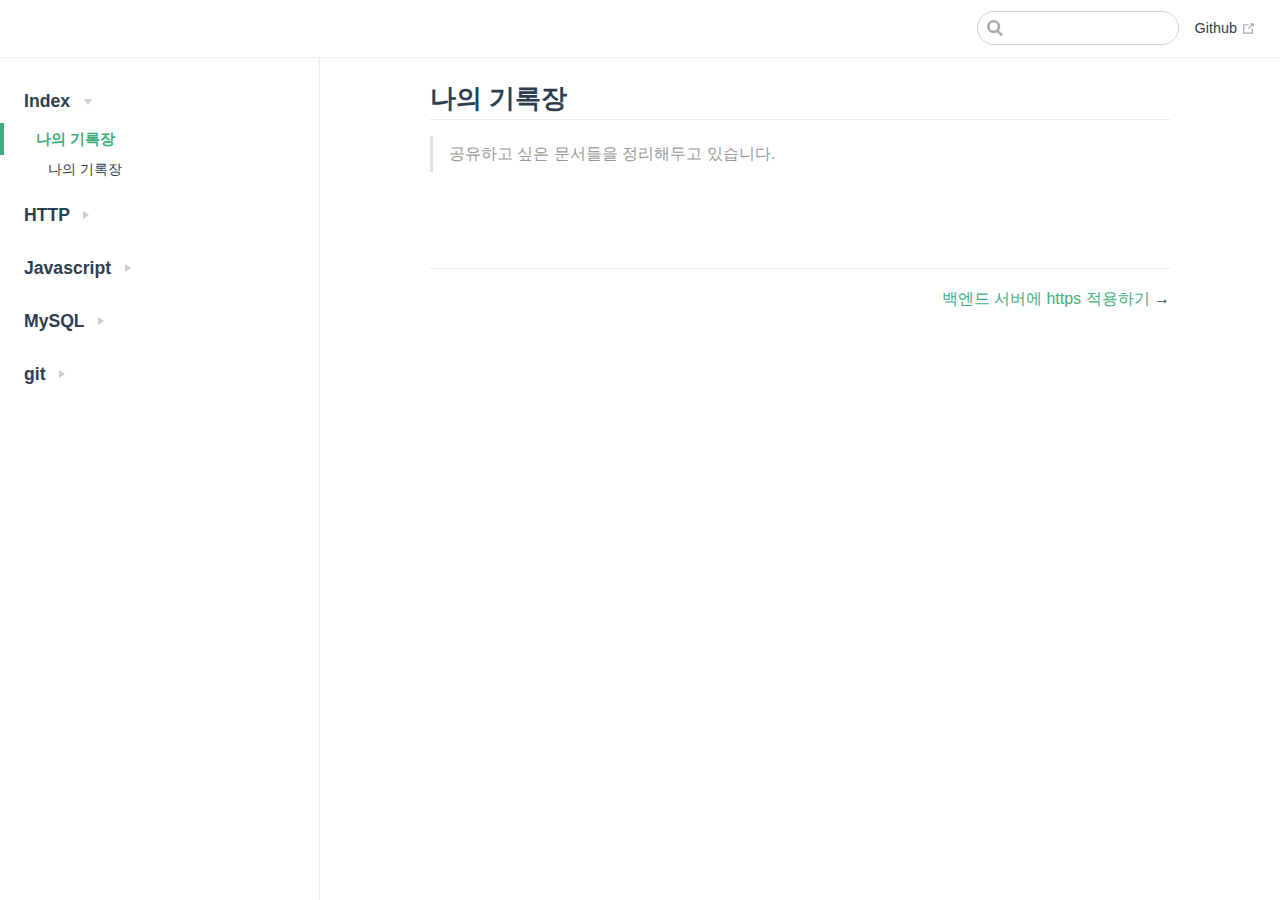
<file: index.html>
<!DOCTYPE html>
<html lang="en-US">
  <head>
    <meta charset="utf-8">
    <meta name="viewport" content="width=device-width,initial-scale=1">
    <title>나의 기록장</title>
    <meta name="generator" content="VuePress 1.9.10">
    
    <meta name="description" content="desc">
    
    <link rel="preload" href="/assets/css/0.styles.d419143b.css" as="style"><link rel="preload" href="/assets/js/app.2e885023.js" as="script"><link rel="preload" href="/assets/js/2.fd64779e.js" as="script"><link rel="preload" href="/assets/js/1.87595a30.js" as="script"><link rel="preload" href="/assets/js/26.d517e4a1.js" as="script"><link rel="prefetch" href="/assets/js/10.f3b75cb1.js"><link rel="prefetch" href="/assets/js/11.976b005d.js"><link rel="prefetch" href="/assets/js/12.c204bb4e.js"><link rel="prefetch" href="/assets/js/13.73e86676.js"><link rel="prefetch" href="/assets/js/14.42991e2a.js"><link rel="prefetch" href="/assets/js/15.8b128397.js"><link rel="prefetch" href="/assets/js/16.e37df2a1.js"><link rel="prefetch" href="/assets/js/17.1678b209.js"><link rel="prefetch" href="/assets/js/18.87da4873.js"><link rel="prefetch" href="/assets/js/19.0741f0b9.js"><link rel="prefetch" href="/assets/js/20.9f94b747.js"><link rel="prefetch" href="/assets/js/21.60375cff.js"><link rel="prefetch" href="/assets/js/22.6fc5e8df.js"><link rel="prefetch" href="/assets/js/23.246218c8.js"><link rel="prefetch" href="/assets/js/24.55e28573.js"><link rel="prefetch" href="/assets/js/25.6d2df8c3.js"><link rel="prefetch" href="/assets/js/27.62268fa0.js"><link rel="prefetch" href="/assets/js/28.63328ffa.js"><link rel="prefetch" href="/assets/js/29.8b2cee60.js"><link rel="prefetch" href="/assets/js/3.e8eb28a6.js"><link rel="prefetch" href="/assets/js/4.2b3e3d8f.js"><link rel="prefetch" href="/assets/js/5.45c61f29.js"><link rel="prefetch" href="/assets/js/6.d4352767.js"><link rel="prefetch" href="/assets/js/7.955a46ff.js"><link rel="prefetch" href="/assets/js/vendors~docsearch.b7a3ab4f.js">
    <link rel="stylesheet" href="/assets/css/0.styles.d419143b.css">
  </head>
  <body>
    <div id="app" data-server-rendered="true"><div class="theme-container"><header class="navbar"><div class="sidebar-button"><svg xmlns="http://www.w3.org/2000/svg" aria-hidden="true" role="img" viewBox="0 0 448 512" class="icon"><path fill="currentColor" d="M436 124H12c-6.627 0-12-5.373-12-12V80c0-6.627 5.373-12 12-12h424c6.627 0 12 5.373 12 12v32c0 6.627-5.373 12-12 12zm0 160H12c-6.627 0-12-5.373-12-12v-32c0-6.627 5.373-12 12-12h424c6.627 0 12 5.373 12 12v32c0 6.627-5.373 12-12 12zm0 160H12c-6.627 0-12-5.373-12-12v-32c0-6.627 5.373-12 12-12h424c6.627 0 12 5.373 12 12v32c0 6.627-5.373 12-12 12z"></path></svg></div> <a href="/" aria-current="page" class="home-link router-link-exact-active router-link-active"></a> <div class="links"><div class="search-box"><input aria-label="Search" autocomplete="off" spellcheck="false" value=""> <!----></div> <nav class="nav-links can-hide"><div class="nav-item"><a href="https://github.com/amazon7737" target="_blank" rel="noopener noreferrer" class="nav-link external">
  Github
  <span><svg xmlns="http://www.w3.org/2000/svg" aria-hidden="true" focusable="false" x="0px" y="0px" viewBox="0 0 100 100" width="15" height="15" class="icon outbound"><path fill="currentColor" d="M18.8,85.1h56l0,0c2.2,0,4-1.8,4-4v-32h-8v28h-48v-48h28v-8h-32l0,0c-2.2,0-4,1.8-4,4v56C14.8,83.3,16.6,85.1,18.8,85.1z"></path> <polygon fill="currentColor" points="45.7,48.7 51.3,54.3 77.2,28.5 77.2,37.2 85.2,37.2 85.2,14.9 62.8,14.9 62.8,22.9 71.5,22.9"></polygon></svg> <span class="sr-only">(opens new window)</span></span></a></div> <!----></nav></div></header> <div class="sidebar-mask"></div> <aside class="sidebar"><nav class="nav-links"><div class="nav-item"><a href="https://github.com/amazon7737" target="_blank" rel="noopener noreferrer" class="nav-link external">
  Github
  <span><svg xmlns="http://www.w3.org/2000/svg" aria-hidden="true" focusable="false" x="0px" y="0px" viewBox="0 0 100 100" width="15" height="15" class="icon outbound"><path fill="currentColor" d="M18.8,85.1h56l0,0c2.2,0,4-1.8,4-4v-32h-8v28h-48v-48h28v-8h-32l0,0c-2.2,0-4,1.8-4,4v56C14.8,83.3,16.6,85.1,18.8,85.1z"></path> <polygon fill="currentColor" points="45.7,48.7 51.3,54.3 77.2,28.5 77.2,37.2 85.2,37.2 85.2,14.9 62.8,14.9 62.8,22.9 71.5,22.9"></polygon></svg> <span class="sr-only">(opens new window)</span></span></a></div> <!----></nav>  <ul class="sidebar-links"><li><section class="sidebar-group collapsable depth-0"><p class="sidebar-heading open"><span>Index</span> <span class="arrow down"></span></p> <ul class="sidebar-links sidebar-group-items"><li><a href="/" aria-current="page" class="active sidebar-link">나의 기록장</a><ul class="sidebar-sub-headers"><li class="sidebar-sub-header"><a href="/#나의-기록장" class="sidebar-link">나의 기록장</a></li></ul></li></ul></section></li><li><section class="sidebar-group collapsable depth-0"><p class="sidebar-heading"><span>HTTP</span> <span class="arrow right"></span></p> <!----></section></li><li><section class="sidebar-group collapsable depth-0"><p class="sidebar-heading"><span>Javascript</span> <span class="arrow right"></span></p> <!----></section></li><li><section class="sidebar-group collapsable depth-0"><p class="sidebar-heading"><span>MySQL</span> <span class="arrow right"></span></p> <!----></section></li><li><section class="sidebar-group collapsable depth-0"><p class="sidebar-heading"><span>git</span> <span class="arrow right"></span></p> <!----></section></li></ul> </aside> <main class="page"> <div class="theme-default-content content__default"><h2 id="나의-기록장"><a href="#나의-기록장" class="header-anchor">#</a> 나의 기록장</h2> <blockquote><p>공유하고 싶은 문서들을 정리해두고 있습니다.</p></blockquote></div> <footer class="page-edit"><!----> <!----></footer> <div class="page-nav"><p class="inner"><!----> <span class="next"><a href="/HTTP/HTTPS.html">
        백엔드 서버에 https 적용하기
      </a>
      →
    </span></p></div> </main></div><div class="global-ui"><!----></div></div>
    <script src="/assets/js/app.2e885023.js" defer></script><script src="/assets/js/2.fd64779e.js" defer></script><script src="/assets/js/1.87595a30.js" defer></script><script src="/assets/js/26.d517e4a1.js" defer></script>
  </body>
</html>
</file>
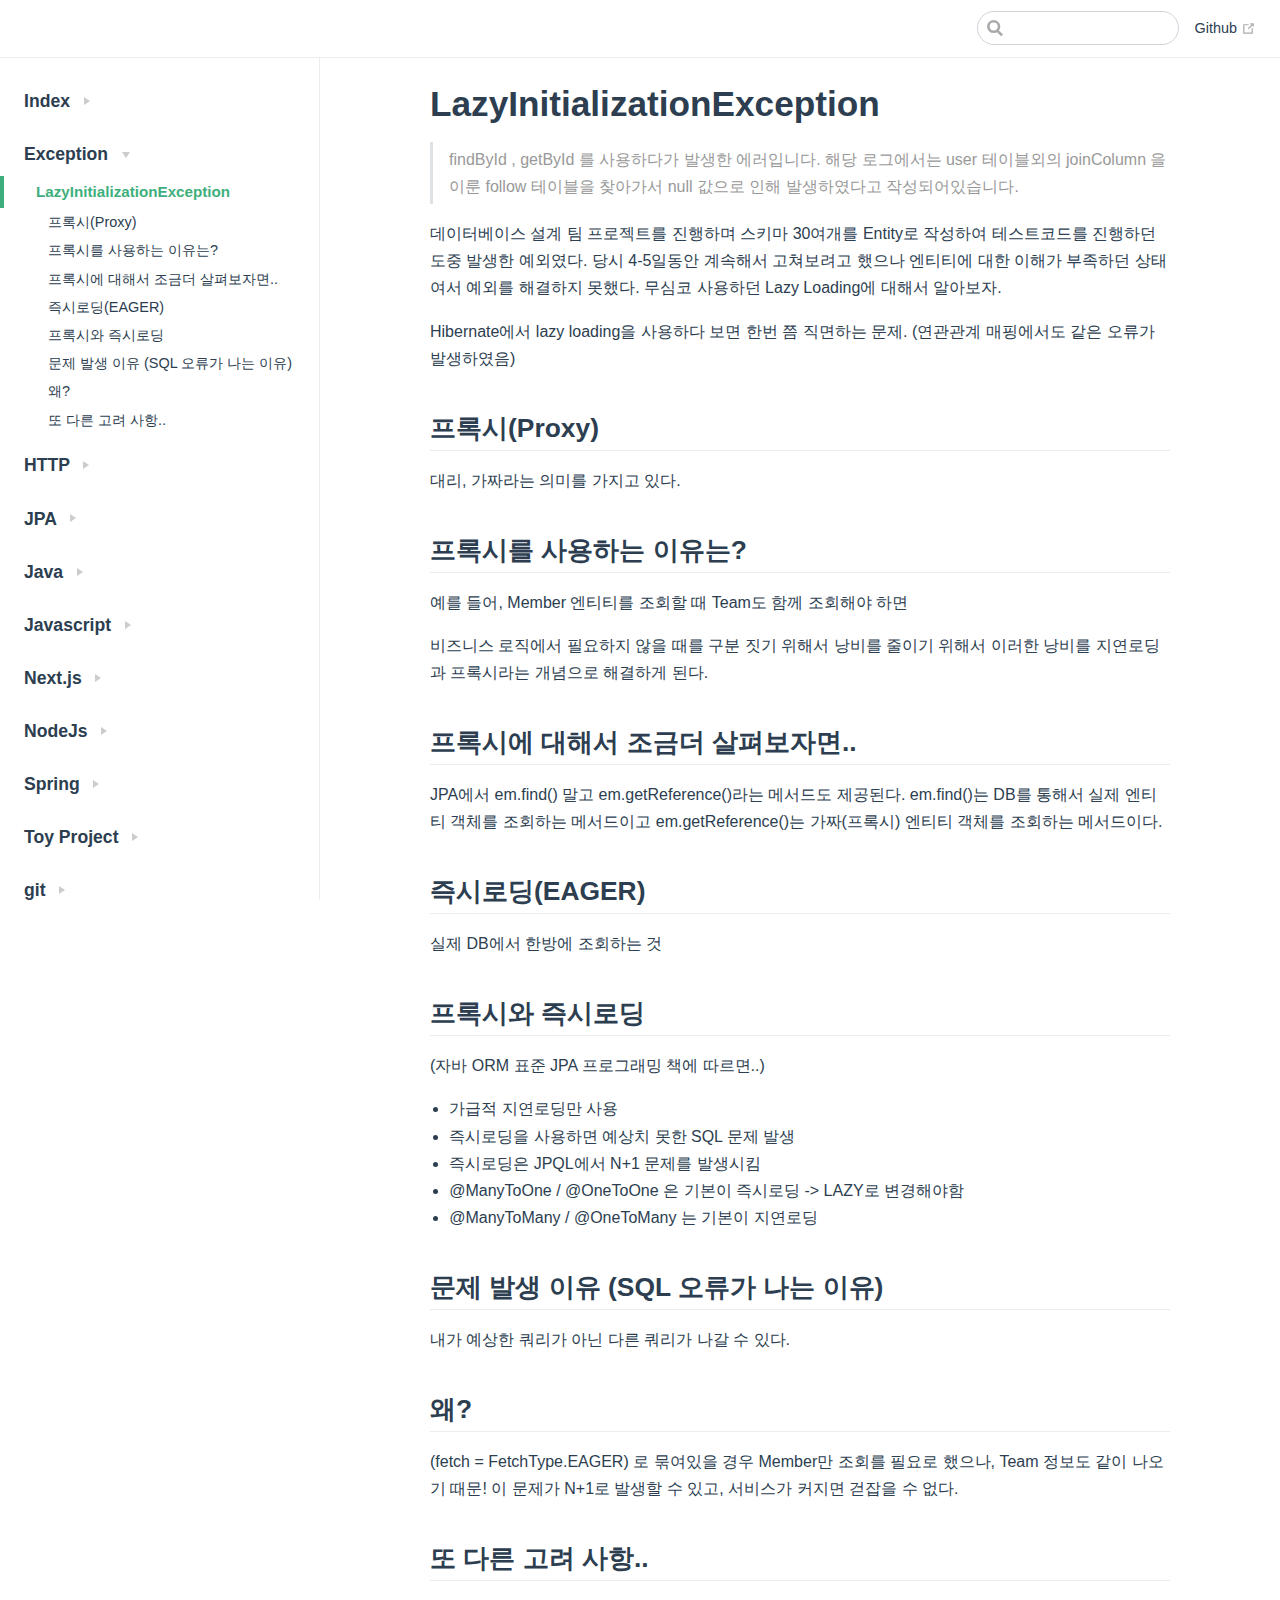
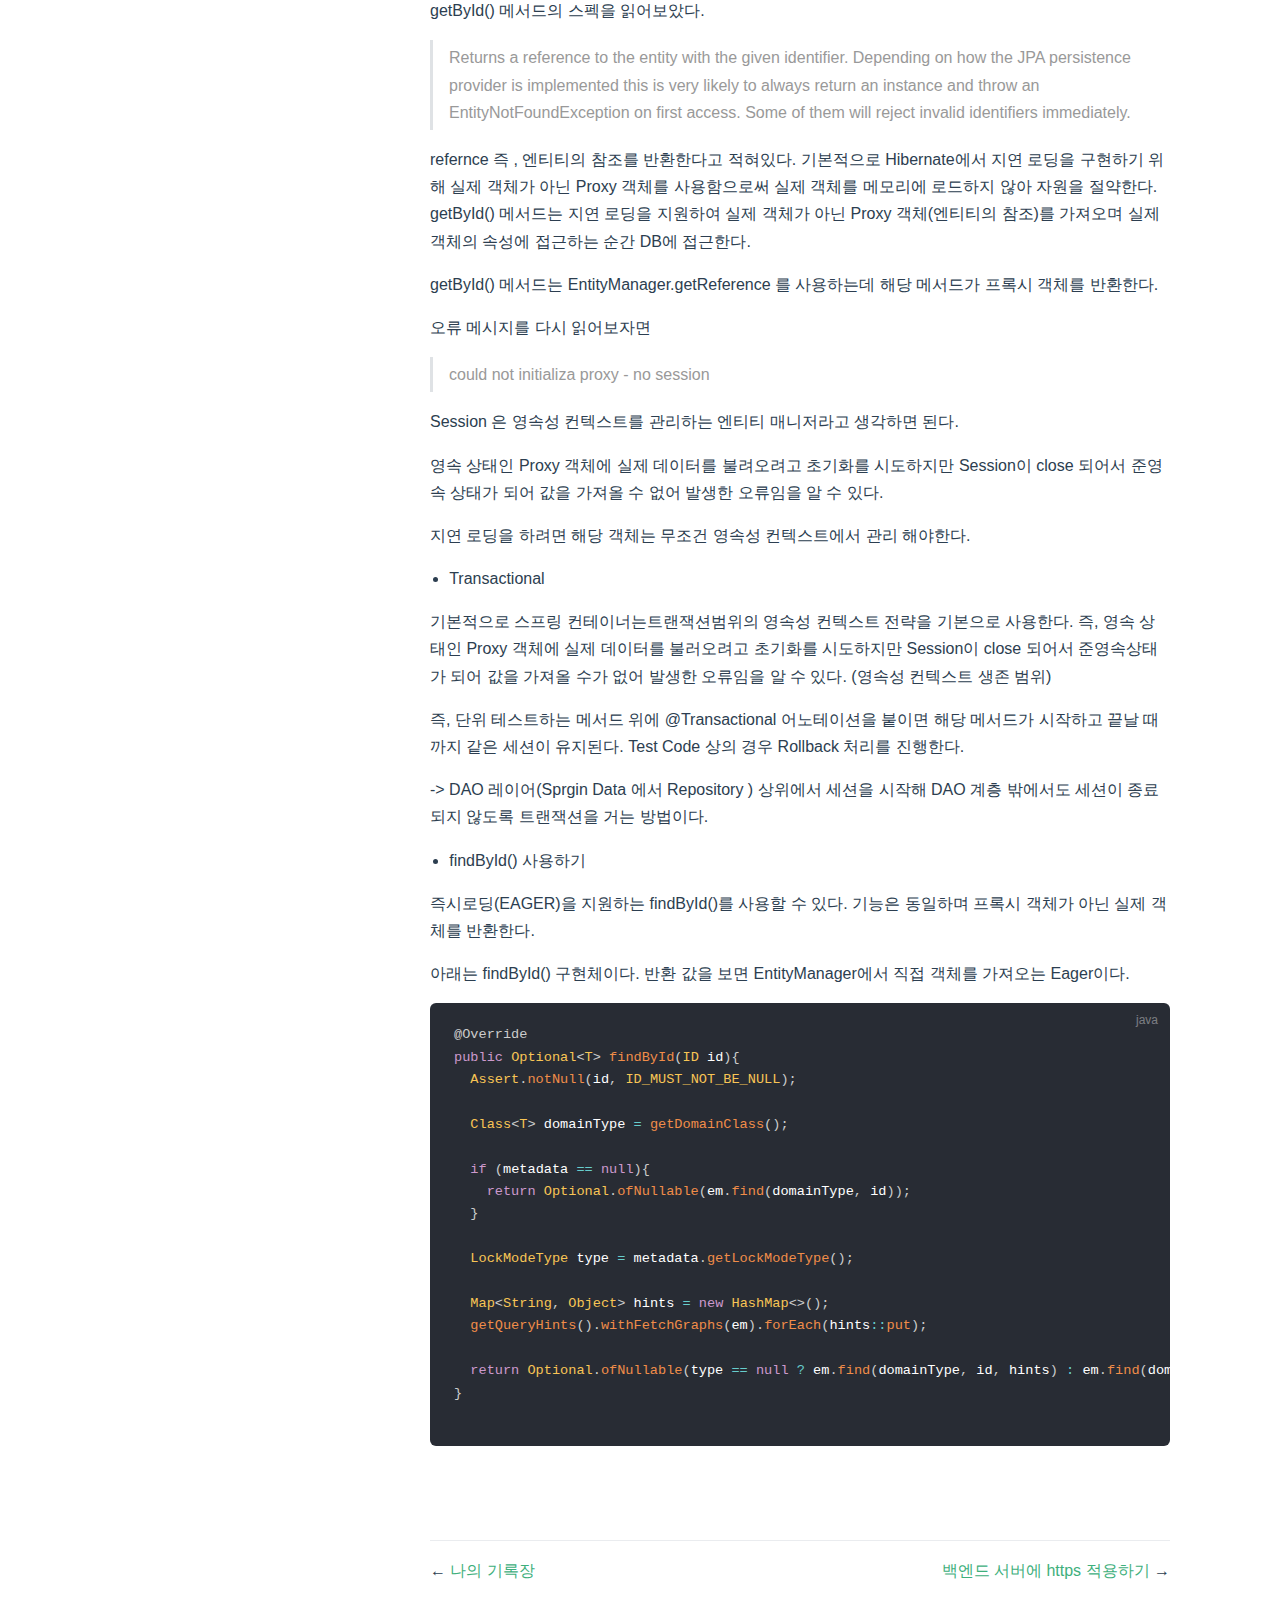
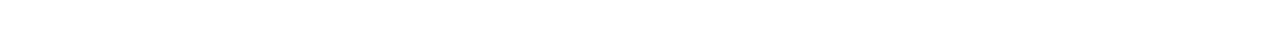
<file: Exception/LazyInitializationException.html>
<!DOCTYPE html>
<html lang="en-US">
  <head>
    <meta charset="utf-8">
    <meta name="viewport" content="width=device-width,initial-scale=1">
    <title>LazyInitializationException</title>
    <meta name="generator" content="VuePress 1.9.10">
    
    <meta name="description" content="desc">
    
    <link rel="preload" href="/assets/css/0.styles.d419143b.css" as="style"><link rel="preload" href="/assets/js/app.7830cfe4.js" as="script"><link rel="preload" href="/assets/js/2.fd64779e.js" as="script"><link rel="preload" href="/assets/js/1.87595a30.js" as="script"><link rel="preload" href="/assets/js/22.a17ebb53.js" as="script"><link rel="prefetch" href="/assets/js/10.f3b75cb1.js"><link rel="prefetch" href="/assets/js/11.976b005d.js"><link rel="prefetch" href="/assets/js/12.c204bb4e.js"><link rel="prefetch" href="/assets/js/13.73e86676.js"><link rel="prefetch" href="/assets/js/14.42991e2a.js"><link rel="prefetch" href="/assets/js/15.8b128397.js"><link rel="prefetch" href="/assets/js/16.e37df2a1.js"><link rel="prefetch" href="/assets/js/17.1678b209.js"><link rel="prefetch" href="/assets/js/18.87da4873.js"><link rel="prefetch" href="/assets/js/19.0741f0b9.js"><link rel="prefetch" href="/assets/js/20.9f94b747.js"><link rel="prefetch" href="/assets/js/21.60375cff.js"><link rel="prefetch" href="/assets/js/23.ab9d8a0f.js"><link rel="prefetch" href="/assets/js/24.7e121ed5.js"><link rel="prefetch" href="/assets/js/25.73b8a6a4.js"><link rel="prefetch" href="/assets/js/26.ce359ca1.js"><link rel="prefetch" href="/assets/js/27.0cb084ba.js"><link rel="prefetch" href="/assets/js/28.59f812d6.js"><link rel="prefetch" href="/assets/js/29.a009643a.js"><link rel="prefetch" href="/assets/js/3.e8eb28a6.js"><link rel="prefetch" href="/assets/js/30.ea581dd5.js"><link rel="prefetch" href="/assets/js/31.be0038aa.js"><link rel="prefetch" href="/assets/js/32.0a1ca104.js"><link rel="prefetch" href="/assets/js/33.1658616c.js"><link rel="prefetch" href="/assets/js/34.45e218be.js"><link rel="prefetch" href="/assets/js/35.80ac5381.js"><link rel="prefetch" href="/assets/js/36.49a57590.js"><link rel="prefetch" href="/assets/js/37.3419deb6.js"><link rel="prefetch" href="/assets/js/38.397d4285.js"><link rel="prefetch" href="/assets/js/39.18bc8ad7.js"><link rel="prefetch" href="/assets/js/4.2b3e3d8f.js"><link rel="prefetch" href="/assets/js/40.aee1c48b.js"><link rel="prefetch" href="/assets/js/41.225ef8ad.js"><link rel="prefetch" href="/assets/js/42.6312b271.js"><link rel="prefetch" href="/assets/js/43.0110f343.js"><link rel="prefetch" href="/assets/js/44.33e42a55.js"><link rel="prefetch" href="/assets/js/45.b70a7a7a.js"><link rel="prefetch" href="/assets/js/46.8d9e6921.js"><link rel="prefetch" href="/assets/js/47.3490c51e.js"><link rel="prefetch" href="/assets/js/48.182fbb4a.js"><link rel="prefetch" href="/assets/js/49.d3ae4809.js"><link rel="prefetch" href="/assets/js/5.45c61f29.js"><link rel="prefetch" href="/assets/js/50.1a650643.js"><link rel="prefetch" href="/assets/js/51.3edaceff.js"><link rel="prefetch" href="/assets/js/52.72b659a4.js"><link rel="prefetch" href="/assets/js/53.c6b09781.js"><link rel="prefetch" href="/assets/js/54.91d225b5.js"><link rel="prefetch" href="/assets/js/55.8239d4b6.js"><link rel="prefetch" href="/assets/js/56.accdeb1a.js"><link rel="prefetch" href="/assets/js/57.74e66176.js"><link rel="prefetch" href="/assets/js/58.d3d1ae16.js"><link rel="prefetch" href="/assets/js/59.bfa191d4.js"><link rel="prefetch" href="/assets/js/6.d4352767.js"><link rel="prefetch" href="/assets/js/60.1b88e0b0.js"><link rel="prefetch" href="/assets/js/61.a7ba7996.js"><link rel="prefetch" href="/assets/js/62.c38e010b.js"><link rel="prefetch" href="/assets/js/63.7ca26ab8.js"><link rel="prefetch" href="/assets/js/64.8fab8344.js"><link rel="prefetch" href="/assets/js/65.6f2489ea.js"><link rel="prefetch" href="/assets/js/66.4ae9de33.js"><link rel="prefetch" href="/assets/js/67.ef7914ff.js"><link rel="prefetch" href="/assets/js/68.43e64c9b.js"><link rel="prefetch" href="/assets/js/7.955a46ff.js"><link rel="prefetch" href="/assets/js/vendors~docsearch.b7a3ab4f.js">
    <link rel="stylesheet" href="/assets/css/0.styles.d419143b.css">
  </head>
  <body>
    <div id="app" data-server-rendered="true"><div class="theme-container"><header class="navbar"><div class="sidebar-button"><svg xmlns="http://www.w3.org/2000/svg" aria-hidden="true" role="img" viewBox="0 0 448 512" class="icon"><path fill="currentColor" d="M436 124H12c-6.627 0-12-5.373-12-12V80c0-6.627 5.373-12 12-12h424c6.627 0 12 5.373 12 12v32c0 6.627-5.373 12-12 12zm0 160H12c-6.627 0-12-5.373-12-12v-32c0-6.627 5.373-12 12-12h424c6.627 0 12 5.373 12 12v32c0 6.627-5.373 12-12 12zm0 160H12c-6.627 0-12-5.373-12-12v-32c0-6.627 5.373-12 12-12h424c6.627 0 12 5.373 12 12v32c0 6.627-5.373 12-12 12z"></path></svg></div> <a href="/" class="home-link router-link-active"></a> <div class="links"><div class="search-box"><input aria-label="Search" autocomplete="off" spellcheck="false" value=""> <!----></div> <nav class="nav-links can-hide"><div class="nav-item"><a href="https://github.com/amazon7737" target="_blank" rel="noopener noreferrer" class="nav-link external">
  Github
  <span><svg xmlns="http://www.w3.org/2000/svg" aria-hidden="true" focusable="false" x="0px" y="0px" viewBox="0 0 100 100" width="15" height="15" class="icon outbound"><path fill="currentColor" d="M18.8,85.1h56l0,0c2.2,0,4-1.8,4-4v-32h-8v28h-48v-48h28v-8h-32l0,0c-2.2,0-4,1.8-4,4v56C14.8,83.3,16.6,85.1,18.8,85.1z"></path> <polygon fill="currentColor" points="45.7,48.7 51.3,54.3 77.2,28.5 77.2,37.2 85.2,37.2 85.2,14.9 62.8,14.9 62.8,22.9 71.5,22.9"></polygon></svg> <span class="sr-only">(opens new window)</span></span></a></div> <!----></nav></div></header> <div class="sidebar-mask"></div> <aside class="sidebar"><nav class="nav-links"><div class="nav-item"><a href="https://github.com/amazon7737" target="_blank" rel="noopener noreferrer" class="nav-link external">
  Github
  <span><svg xmlns="http://www.w3.org/2000/svg" aria-hidden="true" focusable="false" x="0px" y="0px" viewBox="0 0 100 100" width="15" height="15" class="icon outbound"><path fill="currentColor" d="M18.8,85.1h56l0,0c2.2,0,4-1.8,4-4v-32h-8v28h-48v-48h28v-8h-32l0,0c-2.2,0-4,1.8-4,4v56C14.8,83.3,16.6,85.1,18.8,85.1z"></path> <polygon fill="currentColor" points="45.7,48.7 51.3,54.3 77.2,28.5 77.2,37.2 85.2,37.2 85.2,14.9 62.8,14.9 62.8,22.9 71.5,22.9"></polygon></svg> <span class="sr-only">(opens new window)</span></span></a></div> <!----></nav>  <ul class="sidebar-links"><li><section class="sidebar-group collapsable depth-0"><p class="sidebar-heading"><span>Index</span> <span class="arrow right"></span></p> <!----></section></li><li><section class="sidebar-group collapsable depth-0"><p class="sidebar-heading open"><span>Exception</span> <span class="arrow down"></span></p> <ul class="sidebar-links sidebar-group-items"><li><a href="/Exception/LazyInitializationException.html" aria-current="page" class="active sidebar-link">LazyInitializationException</a><ul class="sidebar-sub-headers"><li class="sidebar-sub-header"><a href="/Exception/LazyInitializationException.html#프록시-proxy" class="sidebar-link">프록시(Proxy)</a></li><li class="sidebar-sub-header"><a href="/Exception/LazyInitializationException.html#프록시를-사용하는-이유는" class="sidebar-link">프록시를 사용하는 이유는?</a></li><li class="sidebar-sub-header"><a href="/Exception/LazyInitializationException.html#프록시에-대해서-조금더-살펴보자면" class="sidebar-link">프록시에 대해서 조금더 살펴보자면..</a></li><li class="sidebar-sub-header"><a href="/Exception/LazyInitializationException.html#즉시로딩-eager" class="sidebar-link">즉시로딩(EAGER)</a></li><li class="sidebar-sub-header"><a href="/Exception/LazyInitializationException.html#프록시와-즉시로딩" class="sidebar-link">프록시와 즉시로딩</a></li><li class="sidebar-sub-header"><a href="/Exception/LazyInitializationException.html#문제-발생-이유-sql-오류가-나는-이유" class="sidebar-link">문제 발생 이유 (SQL 오류가 나는 이유)</a></li><li class="sidebar-sub-header"><a href="/Exception/LazyInitializationException.html#왜" class="sidebar-link">왜?</a></li><li class="sidebar-sub-header"><a href="/Exception/LazyInitializationException.html#또-다른-고려-사항" class="sidebar-link">또 다른 고려 사항..</a></li></ul></li></ul></section></li><li><section class="sidebar-group collapsable depth-0"><p class="sidebar-heading"><span>HTTP</span> <span class="arrow right"></span></p> <!----></section></li><li><section class="sidebar-group collapsable depth-0"><p class="sidebar-heading"><span>JPA</span> <span class="arrow right"></span></p> <!----></section></li><li><section class="sidebar-group collapsable depth-0"><p class="sidebar-heading"><span>Java</span> <span class="arrow right"></span></p> <!----></section></li><li><section class="sidebar-group collapsable depth-0"><p class="sidebar-heading"><span>Javascript</span> <span class="arrow right"></span></p> <!----></section></li><li><section class="sidebar-group collapsable depth-0"><p class="sidebar-heading"><span>Next.js</span> <span class="arrow right"></span></p> <!----></section></li><li><section class="sidebar-group collapsable depth-0"><p class="sidebar-heading"><span>NodeJs</span> <span class="arrow right"></span></p> <!----></section></li><li><section class="sidebar-group collapsable depth-0"><p class="sidebar-heading"><span>Spring</span> <span class="arrow right"></span></p> <!----></section></li><li><section class="sidebar-group collapsable depth-0"><p class="sidebar-heading"><span>Toy Project</span> <span class="arrow right"></span></p> <!----></section></li><li><section class="sidebar-group collapsable depth-0"><p class="sidebar-heading"><span>git</span> <span class="arrow right"></span></p> <!----></section></li><li><section class="sidebar-group collapsable depth-0"><p class="sidebar-heading"><span>mysql</span> <span class="arrow right"></span></p> <!----></section></li><li><section class="sidebar-group collapsable depth-0"><p class="sidebar-heading"><span>python</span> <span class="arrow right"></span></p> <!----></section></li><li><section class="sidebar-group collapsable depth-0"><p class="sidebar-heading"><span>데이터베이스</span> <span class="arrow right"></span></p> <!----></section></li><li><section class="sidebar-group collapsable depth-0"><p class="sidebar-heading"><span>데이터베이스 설계 및 구축</span> <span class="arrow right"></span></p> <!----></section></li><li><section class="sidebar-group collapsable depth-0"><p class="sidebar-heading"><span>소프트웨어공학</span> <span class="arrow right"></span></p> <!----></section></li></ul> </aside> <main class="page"> <div class="theme-default-content content__default"><h1 id="lazyinitializationexception"><a href="#lazyinitializationexception" class="header-anchor">#</a> LazyInitializationException</h1> <blockquote><p>findById , getById 를 사용하다가 발생한 에러입니다. 해당 로그에서는 user 테이블외의 joinColumn 을 이룬 follow 테이블을 찾아가서 null 값으로 인해 발생하였다고 작성되어있습니다.</p></blockquote> <p>데이터베이스 설계 팀 프로젝트를 진행하며 스키마 30여개를 Entity로 작성하여 테스트코드를 진행하던 도중 발생한 예외였다. 당시 4-5일동안 계속해서 고쳐보려고 했으나 엔티티에 대한 이해가 부족하던 상태여서 예외를 해결하지 못했다.
무심코 사용하던 Lazy Loading에 대해서 알아보자.</p> <p>Hibernate에서 lazy loading을 사용하다 보면 한번 쯤 직면하는 문제.
(연관관계 매핑에서도 같은 오류가 발생하였음)</p> <h2 id="프록시-proxy"><a href="#프록시-proxy" class="header-anchor">#</a> 프록시(Proxy)</h2> <p>대리, 가짜라는 의미를 가지고 있다.</p> <h2 id="프록시를-사용하는-이유는"><a href="#프록시를-사용하는-이유는" class="header-anchor">#</a> 프록시를 사용하는 이유는?</h2> <p>예를 들어, Member 엔티티를 조회할 때 Team도 함께 조회해야 하면</p> <p>비즈니스 로직에서 필요하지 않을 때를 구분 짓기 위해서
낭비를 줄이기 위해서
이러한 낭비를 지연로딩과 프록시라는 개념으로 해결하게 된다.</p> <h2 id="프록시에-대해서-조금더-살펴보자면"><a href="#프록시에-대해서-조금더-살펴보자면" class="header-anchor">#</a> 프록시에 대해서 조금더 살펴보자면..</h2> <p>JPA에서 em.find() 말고 em.getReference()라는 메서드도 제공된다.
em.find()는 DB를 통해서 실제 엔티티 객체를 조회하는 메서드이고
em.getReference()는 가짜(프록시) 엔티티 객체를 조회하는 메서드이다.</p> <h2 id="즉시로딩-eager"><a href="#즉시로딩-eager" class="header-anchor">#</a> 즉시로딩(EAGER)</h2> <p>실제 DB에서 한방에 조회하는 것</p> <h2 id="프록시와-즉시로딩"><a href="#프록시와-즉시로딩" class="header-anchor">#</a> 프록시와 즉시로딩</h2> <p>(자바 ORM 표준 JPA 프로그래밍 책에 따르면..)</p> <ul><li>가급적 지연로딩만 사용</li> <li>즉시로딩을 사용하면 예상치 못한 SQL 문제 발생</li> <li>즉시로딩은 JPQL에서 N+1 문제를 발생시킴</li> <li>@ManyToOne / @OneToOne 은 기본이 즉시로딩 -&gt; LAZY로 변경해야함</li> <li>@ManyToMany / @OneToMany 는 기본이 지연로딩</li></ul> <h2 id="문제-발생-이유-sql-오류가-나는-이유"><a href="#문제-발생-이유-sql-오류가-나는-이유" class="header-anchor">#</a> 문제 발생 이유 (SQL 오류가 나는 이유)</h2> <p>내가 예상한 쿼리가 아닌 다른 쿼리가 나갈 수 있다.</p> <h2 id="왜"><a href="#왜" class="header-anchor">#</a> 왜?</h2> <p>(fetch = FetchType.EAGER) 로 묶여있을 경우
Member만 조회를 필요로 했으나, Team 정보도 같이 나오기 때문!
이 문제가 N+1로 발생할 수 있고, 서비스가 커지면 걷잡을 수 없다.</p> <h2 id="또-다른-고려-사항"><a href="#또-다른-고려-사항" class="header-anchor">#</a> 또 다른 고려 사항..</h2> <p>getById() 메서드의 스펙을 읽어보았다.</p> <blockquote><p>Returns a reference to the entity with the given identifier. Depending on how the JPA persistence provider is implemented this is very likely to always return an instance and throw an EntityNotFoundException on first access. Some of them will reject invalid identifiers immediately.</p></blockquote> <p>refernce 즉 , 엔티티의 참조를 반환한다고 적혀있다. 기본적으로 Hibernate에서 지연 로딩을 구현하기 위해 실제 객체가 아닌 Proxy 객체를 사용함으로써 실제 객체를 메모리에 로드하지 않아 자원을 절약한다.
getById() 메서드는 지연 로딩을 지원하여 실제 객체가 아닌 Proxy 객체(엔티티의 참조)를 가져오며 실제 객체의 속성에 접근하는 순간 DB에 접근한다.</p> <p>getById() 메서드는 EntityManager.getReference 를 사용하는데 해당 메서드가 프록시 객체를 반환한다.</p> <p>오류 메시지를 다시 읽어보자면</p> <blockquote><p>could not initializa proxy - no session</p></blockquote> <p>Session 은 영속성 컨텍스트를 관리하는 엔티티 매니저라고 생각하면 된다.</p> <p>영속 상태인 Proxy 객체에 실제 데이터를 불려오려고 초기화를 시도하지만 Session이 close 되어서 준영속 상태가 되어 값을 가져올 수 없어 발생한 오류임을 알 수 있다.</p> <p>지연 로딩을 하려면 해당 객체는 무조건 영속성 컨텍스트에서 관리 해야한다.</p> <ul><li>Transactional</li></ul> <p>기본적으로 스프링 컨테이너는트랜잭션범위의 영속성 컨텍스트 전략을 기본으로 사용한다. 즉, 영속 상태인 Proxy 객체에 실제 데이터를 불러오려고 초기화를 시도하지만 Session이 close 되어서 준영속상태가 되어 값을 가져올 수가 없어 발생한 오류임을 알 수 있다. (영속성 컨텍스트 생존 범위)</p> <p>즉, 단위 테스트하는 메서드 위에 @Transactional 어노테이션을 붙이면 해당 메서드가 시작하고 끝날 때까지 같은 세션이 유지된다. Test Code 상의 경우 Rollback 처리를 진행한다.</p> <p>-&gt; DAO 레이어(Sprgin Data 에서 Repository ) 상위에서 세션을 시작해 DAO 계층 밖에서도 세션이 종료되지 않도록 트랜잭션을 거는 방법이다.</p> <ul><li>findById() 사용하기</li></ul> <p>즉시로딩(EAGER)을 지원하는 findById()를 사용할 수 있다.
기능은 동일하며 프록시 객체가 아닌 실제 객체를 반환한다.</p> <p>아래는 findById() 구현체이다. 반환 값을 보면 EntityManager에서 직접 객체를 가져오는 Eager이다.</p> <div class="language-java extra-class"><pre class="language-java"><code><span class="token annotation punctuation">@Override</span>
<span class="token keyword">public</span> <span class="token class-name">Optional</span><span class="token generics"><span class="token punctuation">&lt;</span><span class="token class-name">T</span><span class="token punctuation">&gt;</span></span> <span class="token function">findById</span><span class="token punctuation">(</span><span class="token class-name">ID</span> id<span class="token punctuation">)</span><span class="token punctuation">{</span>
  <span class="token class-name">Assert</span><span class="token punctuation">.</span><span class="token function">notNull</span><span class="token punctuation">(</span>id<span class="token punctuation">,</span> <span class="token constant">ID_MUST_NOT_BE_NULL</span><span class="token punctuation">)</span><span class="token punctuation">;</span>

  <span class="token class-name">Class</span><span class="token generics"><span class="token punctuation">&lt;</span><span class="token class-name">T</span><span class="token punctuation">&gt;</span></span> domainType <span class="token operator">=</span> <span class="token function">getDomainClass</span><span class="token punctuation">(</span><span class="token punctuation">)</span><span class="token punctuation">;</span>

  <span class="token keyword">if</span> <span class="token punctuation">(</span>metadata <span class="token operator">==</span> <span class="token keyword">null</span><span class="token punctuation">)</span><span class="token punctuation">{</span>
    <span class="token keyword">return</span> <span class="token class-name">Optional</span><span class="token punctuation">.</span><span class="token function">ofNullable</span><span class="token punctuation">(</span>em<span class="token punctuation">.</span><span class="token function">find</span><span class="token punctuation">(</span>domainType<span class="token punctuation">,</span> id<span class="token punctuation">)</span><span class="token punctuation">)</span><span class="token punctuation">;</span>
  <span class="token punctuation">}</span>

  <span class="token class-name">LockModeType</span> type <span class="token operator">=</span> metadata<span class="token punctuation">.</span><span class="token function">getLockModeType</span><span class="token punctuation">(</span><span class="token punctuation">)</span><span class="token punctuation">;</span>

  <span class="token class-name">Map</span><span class="token generics"><span class="token punctuation">&lt;</span><span class="token class-name">String</span><span class="token punctuation">,</span> <span class="token class-name">Object</span><span class="token punctuation">&gt;</span></span> hints <span class="token operator">=</span> <span class="token keyword">new</span> <span class="token class-name">HashMap</span><span class="token generics"><span class="token punctuation">&lt;</span><span class="token punctuation">&gt;</span></span><span class="token punctuation">(</span><span class="token punctuation">)</span><span class="token punctuation">;</span>
  <span class="token function">getQueryHints</span><span class="token punctuation">(</span><span class="token punctuation">)</span><span class="token punctuation">.</span><span class="token function">withFetchGraphs</span><span class="token punctuation">(</span>em<span class="token punctuation">)</span><span class="token punctuation">.</span><span class="token function">forEach</span><span class="token punctuation">(</span>hints<span class="token operator">::</span><span class="token function">put</span><span class="token punctuation">)</span><span class="token punctuation">;</span>

  <span class="token keyword">return</span> <span class="token class-name">Optional</span><span class="token punctuation">.</span><span class="token function">ofNullable</span><span class="token punctuation">(</span>type <span class="token operator">==</span> <span class="token keyword">null</span> <span class="token operator">?</span> em<span class="token punctuation">.</span><span class="token function">find</span><span class="token punctuation">(</span>domainType<span class="token punctuation">,</span> id<span class="token punctuation">,</span> hints<span class="token punctuation">)</span> <span class="token operator">:</span> em<span class="token punctuation">.</span><span class="token function">find</span><span class="token punctuation">(</span>domainType<span class="token punctuation">,</span> id<span class="token punctuation">,</span> type<span class="token punctuation">,</span> hints<span class="token punctuation">)</span><span class="token punctuation">)</span><span class="token punctuation">;</span>
<span class="token punctuation">}</span>

</code></pre></div></div> <footer class="page-edit"><!----> <!----></footer> <div class="page-nav"><p class="inner"><span class="prev">
      ←
      <a href="/" class="prev router-link-active">
        나의 기록장
      </a></span> <span class="next"><a href="/HTTP/HTTPS.html">
        백엔드 서버에 https 적용하기
      </a>
      →
    </span></p></div> </main></div><div class="global-ui"><!----></div></div>
    <script src="/assets/js/app.7830cfe4.js" defer></script><script src="/assets/js/2.fd64779e.js" defer></script><script src="/assets/js/1.87595a30.js" defer></script><script src="/assets/js/22.a17ebb53.js" defer></script>
  </body>
</html>
</file>
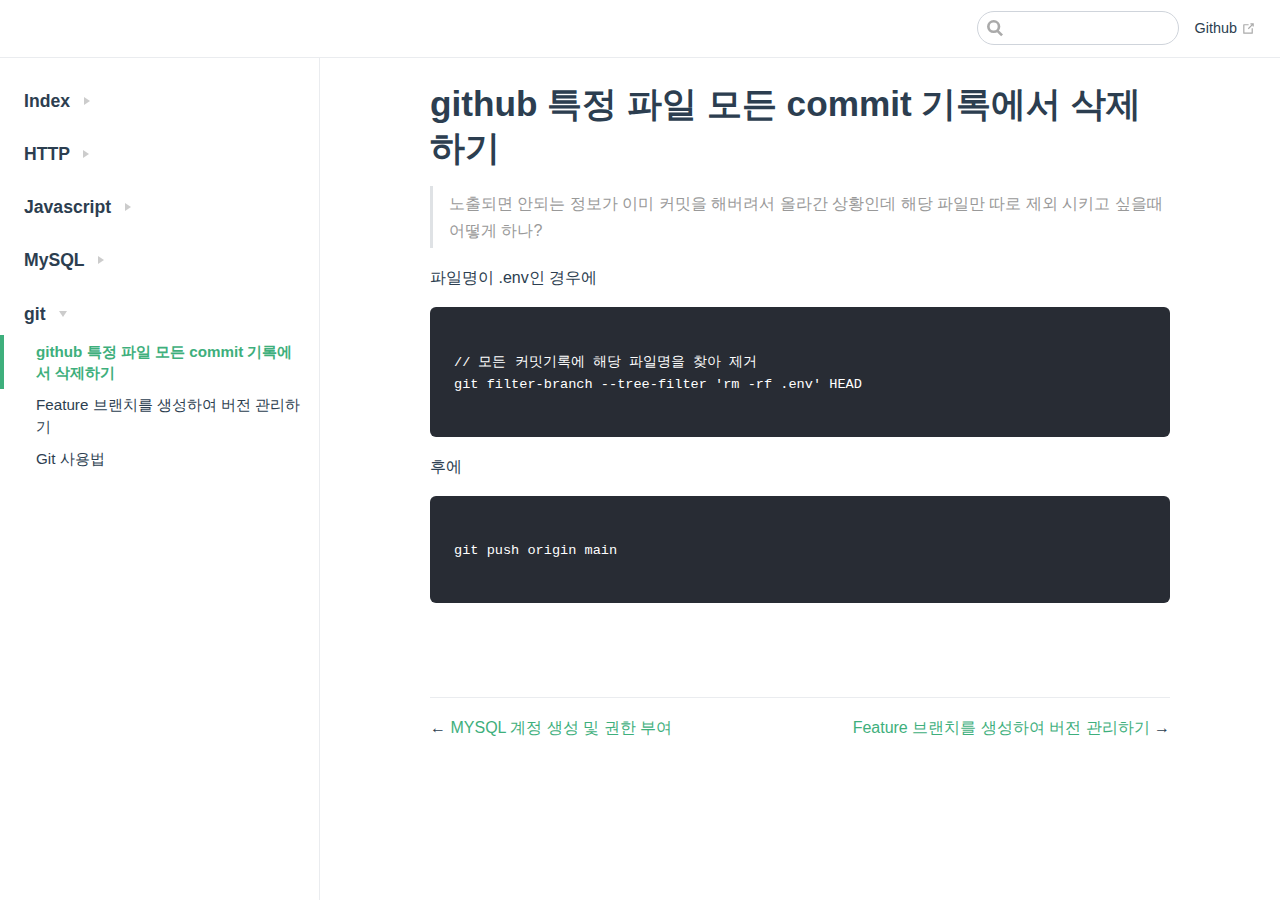
<file: git/filterbranch.html>
<!DOCTYPE html>
<html lang="en-US">
  <head>
    <meta charset="utf-8">
    <meta name="viewport" content="width=device-width,initial-scale=1">
    <title>github 특정 파일 모든 commit 기록에서 삭제하기</title>
    <meta name="generator" content="VuePress 1.9.10">
    
    <meta name="description" content="desc">
    
    <link rel="preload" href="/assets/css/0.styles.d419143b.css" as="style"><link rel="preload" href="/assets/js/app.2e885023.js" as="script"><link rel="preload" href="/assets/js/2.fd64779e.js" as="script"><link rel="preload" href="/assets/js/1.87595a30.js" as="script"><link rel="preload" href="/assets/js/27.62268fa0.js" as="script"><link rel="prefetch" href="/assets/js/10.f3b75cb1.js"><link rel="prefetch" href="/assets/js/11.976b005d.js"><link rel="prefetch" href="/assets/js/12.c204bb4e.js"><link rel="prefetch" href="/assets/js/13.73e86676.js"><link rel="prefetch" href="/assets/js/14.42991e2a.js"><link rel="prefetch" href="/assets/js/15.8b128397.js"><link rel="prefetch" href="/assets/js/16.e37df2a1.js"><link rel="prefetch" href="/assets/js/17.1678b209.js"><link rel="prefetch" href="/assets/js/18.87da4873.js"><link rel="prefetch" href="/assets/js/19.0741f0b9.js"><link rel="prefetch" href="/assets/js/20.9f94b747.js"><link rel="prefetch" href="/assets/js/21.60375cff.js"><link rel="prefetch" href="/assets/js/22.6fc5e8df.js"><link rel="prefetch" href="/assets/js/23.246218c8.js"><link rel="prefetch" href="/assets/js/24.55e28573.js"><link rel="prefetch" href="/assets/js/25.6d2df8c3.js"><link rel="prefetch" href="/assets/js/26.d517e4a1.js"><link rel="prefetch" href="/assets/js/28.63328ffa.js"><link rel="prefetch" href="/assets/js/29.8b2cee60.js"><link rel="prefetch" href="/assets/js/3.e8eb28a6.js"><link rel="prefetch" href="/assets/js/4.2b3e3d8f.js"><link rel="prefetch" href="/assets/js/5.45c61f29.js"><link rel="prefetch" href="/assets/js/6.d4352767.js"><link rel="prefetch" href="/assets/js/7.955a46ff.js"><link rel="prefetch" href="/assets/js/vendors~docsearch.b7a3ab4f.js">
    <link rel="stylesheet" href="/assets/css/0.styles.d419143b.css">
  </head>
  <body>
    <div id="app" data-server-rendered="true"><div class="theme-container"><header class="navbar"><div class="sidebar-button"><svg xmlns="http://www.w3.org/2000/svg" aria-hidden="true" role="img" viewBox="0 0 448 512" class="icon"><path fill="currentColor" d="M436 124H12c-6.627 0-12-5.373-12-12V80c0-6.627 5.373-12 12-12h424c6.627 0 12 5.373 12 12v32c0 6.627-5.373 12-12 12zm0 160H12c-6.627 0-12-5.373-12-12v-32c0-6.627 5.373-12 12-12h424c6.627 0 12 5.373 12 12v32c0 6.627-5.373 12-12 12zm0 160H12c-6.627 0-12-5.373-12-12v-32c0-6.627 5.373-12 12-12h424c6.627 0 12 5.373 12 12v32c0 6.627-5.373 12-12 12z"></path></svg></div> <a href="/" class="home-link router-link-active"></a> <div class="links"><div class="search-box"><input aria-label="Search" autocomplete="off" spellcheck="false" value=""> <!----></div> <nav class="nav-links can-hide"><div class="nav-item"><a href="https://github.com/amazon7737" target="_blank" rel="noopener noreferrer" class="nav-link external">
  Github
  <span><svg xmlns="http://www.w3.org/2000/svg" aria-hidden="true" focusable="false" x="0px" y="0px" viewBox="0 0 100 100" width="15" height="15" class="icon outbound"><path fill="currentColor" d="M18.8,85.1h56l0,0c2.2,0,4-1.8,4-4v-32h-8v28h-48v-48h28v-8h-32l0,0c-2.2,0-4,1.8-4,4v56C14.8,83.3,16.6,85.1,18.8,85.1z"></path> <polygon fill="currentColor" points="45.7,48.7 51.3,54.3 77.2,28.5 77.2,37.2 85.2,37.2 85.2,14.9 62.8,14.9 62.8,22.9 71.5,22.9"></polygon></svg> <span class="sr-only">(opens new window)</span></span></a></div> <!----></nav></div></header> <div class="sidebar-mask"></div> <aside class="sidebar"><nav class="nav-links"><div class="nav-item"><a href="https://github.com/amazon7737" target="_blank" rel="noopener noreferrer" class="nav-link external">
  Github
  <span><svg xmlns="http://www.w3.org/2000/svg" aria-hidden="true" focusable="false" x="0px" y="0px" viewBox="0 0 100 100" width="15" height="15" class="icon outbound"><path fill="currentColor" d="M18.8,85.1h56l0,0c2.2,0,4-1.8,4-4v-32h-8v28h-48v-48h28v-8h-32l0,0c-2.2,0-4,1.8-4,4v56C14.8,83.3,16.6,85.1,18.8,85.1z"></path> <polygon fill="currentColor" points="45.7,48.7 51.3,54.3 77.2,28.5 77.2,37.2 85.2,37.2 85.2,14.9 62.8,14.9 62.8,22.9 71.5,22.9"></polygon></svg> <span class="sr-only">(opens new window)</span></span></a></div> <!----></nav>  <ul class="sidebar-links"><li><section class="sidebar-group collapsable depth-0"><p class="sidebar-heading"><span>Index</span> <span class="arrow right"></span></p> <!----></section></li><li><section class="sidebar-group collapsable depth-0"><p class="sidebar-heading"><span>HTTP</span> <span class="arrow right"></span></p> <!----></section></li><li><section class="sidebar-group collapsable depth-0"><p class="sidebar-heading"><span>Javascript</span> <span class="arrow right"></span></p> <!----></section></li><li><section class="sidebar-group collapsable depth-0"><p class="sidebar-heading"><span>MySQL</span> <span class="arrow right"></span></p> <!----></section></li><li><section class="sidebar-group collapsable depth-0"><p class="sidebar-heading open"><span>git</span> <span class="arrow down"></span></p> <ul class="sidebar-links sidebar-group-items"><li><a href="/git/filterbranch.html" aria-current="page" class="active sidebar-link">github 특정 파일 모든 commit 기록에서 삭제하기</a></li><li><a href="/git/git-feature-branch.html" class="sidebar-link">Feature 브랜치를 생성하여 버전 관리하기</a></li><li><a href="/git/git-tips.html" class="sidebar-link">Git 사용법</a></li></ul></section></li></ul> </aside> <main class="page"> <div class="theme-default-content content__default"><h1 id="github-특정-파일-모든-commit-기록에서-삭제하기"><a href="#github-특정-파일-모든-commit-기록에서-삭제하기" class="header-anchor">#</a> github 특정 파일 모든 commit 기록에서 삭제하기</h1> <blockquote><p>노출되면 안되는 정보가 이미 커밋을 해버려서 올라간 상황인데 해당 파일만 따로 제외 시키고 싶을때 어떻게 하나?</p></blockquote> <p>파일명이 .env인 경우에</p> <div class="language-zsh extra-class"><pre class="language-text"><code>
// 모든 커밋기록에 해당 파일명을 찾아 제거
git filter-branch --tree-filter 'rm -rf .env' HEAD

</code></pre></div><p>후에</p> <div class="language-zsh extra-class"><pre class="language-text"><code>
git push origin main

</code></pre></div></div> <footer class="page-edit"><!----> <!----></footer> <div class="page-nav"><p class="inner"><span class="prev">
      ←
      <a href="/MySQL/setting.html" class="prev">
        MYSQL 계정 생성 및 권한 부여
      </a></span> <span class="next"><a href="/git/git-feature-branch.html">
        Feature 브랜치를 생성하여 버전 관리하기
      </a>
      →
    </span></p></div> </main></div><div class="global-ui"><!----></div></div>
    <script src="/assets/js/app.2e885023.js" defer></script><script src="/assets/js/2.fd64779e.js" defer></script><script src="/assets/js/1.87595a30.js" defer></script><script src="/assets/js/27.62268fa0.js" defer></script>
  </body>
</html>
</file>
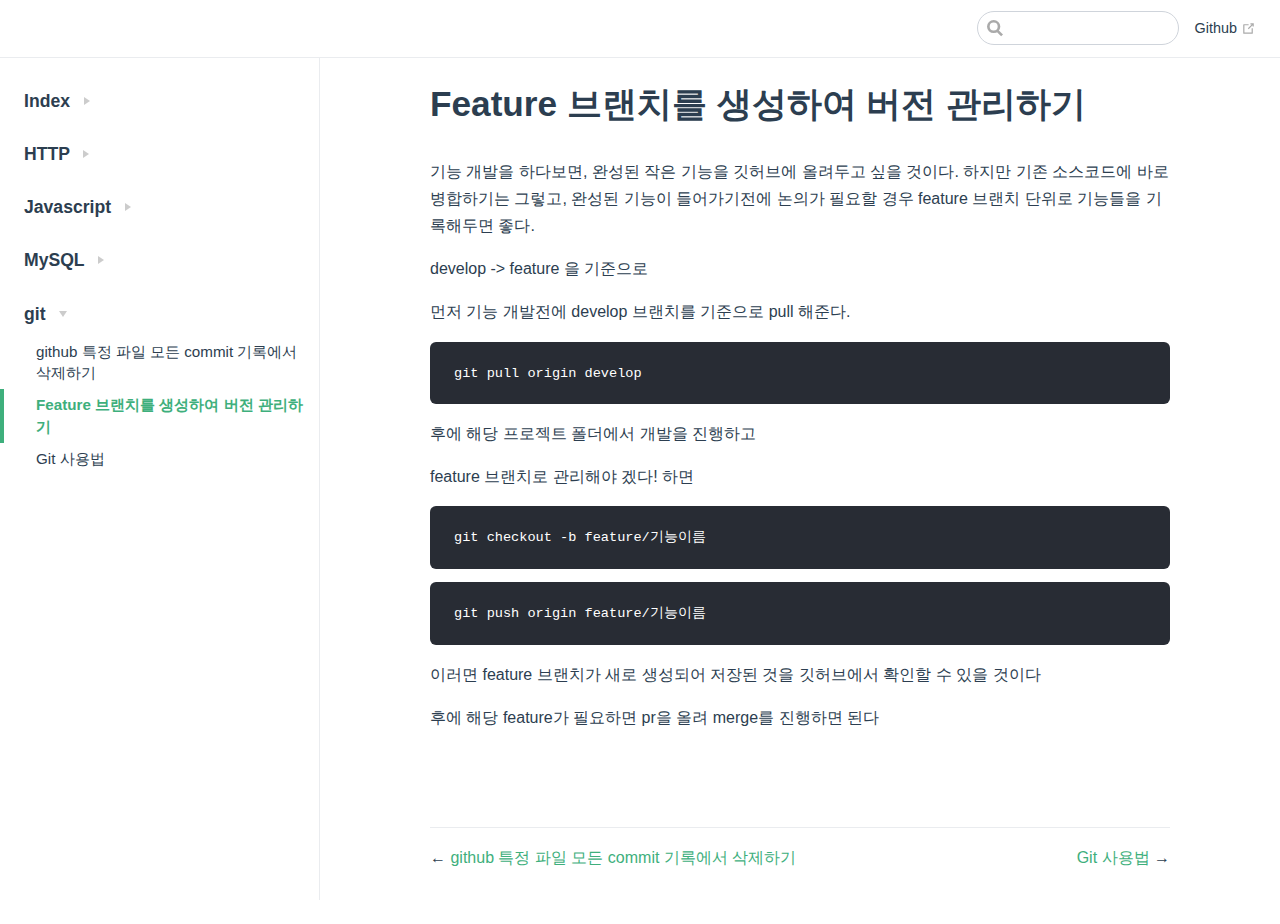
<file: git/git-feature-branch.html>
<!DOCTYPE html>
<html lang="en-US">
  <head>
    <meta charset="utf-8">
    <meta name="viewport" content="width=device-width,initial-scale=1">
    <title>Feature 브랜치를 생성하여 버전 관리하기</title>
    <meta name="generator" content="VuePress 1.9.10">
    
    <meta name="description" content="desc">
    
    <link rel="preload" href="/assets/css/0.styles.d419143b.css" as="style"><link rel="preload" href="/assets/js/app.2e885023.js" as="script"><link rel="preload" href="/assets/js/2.fd64779e.js" as="script"><link rel="preload" href="/assets/js/1.87595a30.js" as="script"><link rel="preload" href="/assets/js/28.63328ffa.js" as="script"><link rel="prefetch" href="/assets/js/10.f3b75cb1.js"><link rel="prefetch" href="/assets/js/11.976b005d.js"><link rel="prefetch" href="/assets/js/12.c204bb4e.js"><link rel="prefetch" href="/assets/js/13.73e86676.js"><link rel="prefetch" href="/assets/js/14.42991e2a.js"><link rel="prefetch" href="/assets/js/15.8b128397.js"><link rel="prefetch" href="/assets/js/16.e37df2a1.js"><link rel="prefetch" href="/assets/js/17.1678b209.js"><link rel="prefetch" href="/assets/js/18.87da4873.js"><link rel="prefetch" href="/assets/js/19.0741f0b9.js"><link rel="prefetch" href="/assets/js/20.9f94b747.js"><link rel="prefetch" href="/assets/js/21.60375cff.js"><link rel="prefetch" href="/assets/js/22.6fc5e8df.js"><link rel="prefetch" href="/assets/js/23.246218c8.js"><link rel="prefetch" href="/assets/js/24.55e28573.js"><link rel="prefetch" href="/assets/js/25.6d2df8c3.js"><link rel="prefetch" href="/assets/js/26.d517e4a1.js"><link rel="prefetch" href="/assets/js/27.62268fa0.js"><link rel="prefetch" href="/assets/js/29.8b2cee60.js"><link rel="prefetch" href="/assets/js/3.e8eb28a6.js"><link rel="prefetch" href="/assets/js/4.2b3e3d8f.js"><link rel="prefetch" href="/assets/js/5.45c61f29.js"><link rel="prefetch" href="/assets/js/6.d4352767.js"><link rel="prefetch" href="/assets/js/7.955a46ff.js"><link rel="prefetch" href="/assets/js/vendors~docsearch.b7a3ab4f.js">
    <link rel="stylesheet" href="/assets/css/0.styles.d419143b.css">
  </head>
  <body>
    <div id="app" data-server-rendered="true"><div class="theme-container"><header class="navbar"><div class="sidebar-button"><svg xmlns="http://www.w3.org/2000/svg" aria-hidden="true" role="img" viewBox="0 0 448 512" class="icon"><path fill="currentColor" d="M436 124H12c-6.627 0-12-5.373-12-12V80c0-6.627 5.373-12 12-12h424c6.627 0 12 5.373 12 12v32c0 6.627-5.373 12-12 12zm0 160H12c-6.627 0-12-5.373-12-12v-32c0-6.627 5.373-12 12-12h424c6.627 0 12 5.373 12 12v32c0 6.627-5.373 12-12 12zm0 160H12c-6.627 0-12-5.373-12-12v-32c0-6.627 5.373-12 12-12h424c6.627 0 12 5.373 12 12v32c0 6.627-5.373 12-12 12z"></path></svg></div> <a href="/" class="home-link router-link-active"></a> <div class="links"><div class="search-box"><input aria-label="Search" autocomplete="off" spellcheck="false" value=""> <!----></div> <nav class="nav-links can-hide"><div class="nav-item"><a href="https://github.com/amazon7737" target="_blank" rel="noopener noreferrer" class="nav-link external">
  Github
  <span><svg xmlns="http://www.w3.org/2000/svg" aria-hidden="true" focusable="false" x="0px" y="0px" viewBox="0 0 100 100" width="15" height="15" class="icon outbound"><path fill="currentColor" d="M18.8,85.1h56l0,0c2.2,0,4-1.8,4-4v-32h-8v28h-48v-48h28v-8h-32l0,0c-2.2,0-4,1.8-4,4v56C14.8,83.3,16.6,85.1,18.8,85.1z"></path> <polygon fill="currentColor" points="45.7,48.7 51.3,54.3 77.2,28.5 77.2,37.2 85.2,37.2 85.2,14.9 62.8,14.9 62.8,22.9 71.5,22.9"></polygon></svg> <span class="sr-only">(opens new window)</span></span></a></div> <!----></nav></div></header> <div class="sidebar-mask"></div> <aside class="sidebar"><nav class="nav-links"><div class="nav-item"><a href="https://github.com/amazon7737" target="_blank" rel="noopener noreferrer" class="nav-link external">
  Github
  <span><svg xmlns="http://www.w3.org/2000/svg" aria-hidden="true" focusable="false" x="0px" y="0px" viewBox="0 0 100 100" width="15" height="15" class="icon outbound"><path fill="currentColor" d="M18.8,85.1h56l0,0c2.2,0,4-1.8,4-4v-32h-8v28h-48v-48h28v-8h-32l0,0c-2.2,0-4,1.8-4,4v56C14.8,83.3,16.6,85.1,18.8,85.1z"></path> <polygon fill="currentColor" points="45.7,48.7 51.3,54.3 77.2,28.5 77.2,37.2 85.2,37.2 85.2,14.9 62.8,14.9 62.8,22.9 71.5,22.9"></polygon></svg> <span class="sr-only">(opens new window)</span></span></a></div> <!----></nav>  <ul class="sidebar-links"><li><section class="sidebar-group collapsable depth-0"><p class="sidebar-heading"><span>Index</span> <span class="arrow right"></span></p> <!----></section></li><li><section class="sidebar-group collapsable depth-0"><p class="sidebar-heading"><span>HTTP</span> <span class="arrow right"></span></p> <!----></section></li><li><section class="sidebar-group collapsable depth-0"><p class="sidebar-heading"><span>Javascript</span> <span class="arrow right"></span></p> <!----></section></li><li><section class="sidebar-group collapsable depth-0"><p class="sidebar-heading"><span>MySQL</span> <span class="arrow right"></span></p> <!----></section></li><li><section class="sidebar-group collapsable depth-0"><p class="sidebar-heading open"><span>git</span> <span class="arrow down"></span></p> <ul class="sidebar-links sidebar-group-items"><li><a href="/git/filterbranch.html" class="sidebar-link">github 특정 파일 모든 commit 기록에서 삭제하기</a></li><li><a href="/git/git-feature-branch.html" aria-current="page" class="active sidebar-link">Feature 브랜치를 생성하여 버전 관리하기</a></li><li><a href="/git/git-tips.html" class="sidebar-link">Git 사용법</a></li></ul></section></li></ul> </aside> <main class="page"> <div class="theme-default-content content__default"><h1 id="feature-브랜치를-생성하여-버전-관리하기"><a href="#feature-브랜치를-생성하여-버전-관리하기" class="header-anchor">#</a> Feature 브랜치를 생성하여 버전 관리하기</h1> <p>기능 개발을 하다보면, 완성된 작은 기능을 깃허브에 올려두고 싶을 것이다. 하지만 기존 소스코드에 바로 병합하기는 그렇고, 완성된 기능이 들어가기전에 논의가 필요할 경우 feature 브랜치 단위로 기능들을 기록해두면 좋다.</p> <p>develop -&gt; feature
을 기준으로</p> <p>먼저 기능 개발전에 develop 브랜치를 기준으로 pull 해준다.</p> <div class="language- extra-class"><pre class="language-text"><code>git pull origin develop
</code></pre></div><p>후에 해당 프로젝트 폴더에서 개발을 진행하고</p> <p>feature 브랜치로 관리해야 겠다! 하면</p> <div class="language- extra-class"><pre class="language-text"><code>git checkout -b feature/기능이름
</code></pre></div><div class="language- extra-class"><pre class="language-text"><code>git push origin feature/기능이름
</code></pre></div><p>이러면 feature 브랜치가 새로 생성되어 저장된 것을 깃허브에서 확인할 수 있을 것이다</p> <p>후에 해당 feature가 필요하면 pr을 올려 merge를 진행하면 된다</p></div> <footer class="page-edit"><!----> <!----></footer> <div class="page-nav"><p class="inner"><span class="prev">
      ←
      <a href="/git/filterbranch.html" class="prev">
        github 특정 파일 모든 commit 기록에서 삭제하기
      </a></span> <span class="next"><a href="/git/git-tips.html">
        Git 사용법
      </a>
      →
    </span></p></div> </main></div><div class="global-ui"><!----></div></div>
    <script src="/assets/js/app.2e885023.js" defer></script><script src="/assets/js/2.fd64779e.js" defer></script><script src="/assets/js/1.87595a30.js" defer></script><script src="/assets/js/28.63328ffa.js" defer></script>
  </body>
</html>
</file>
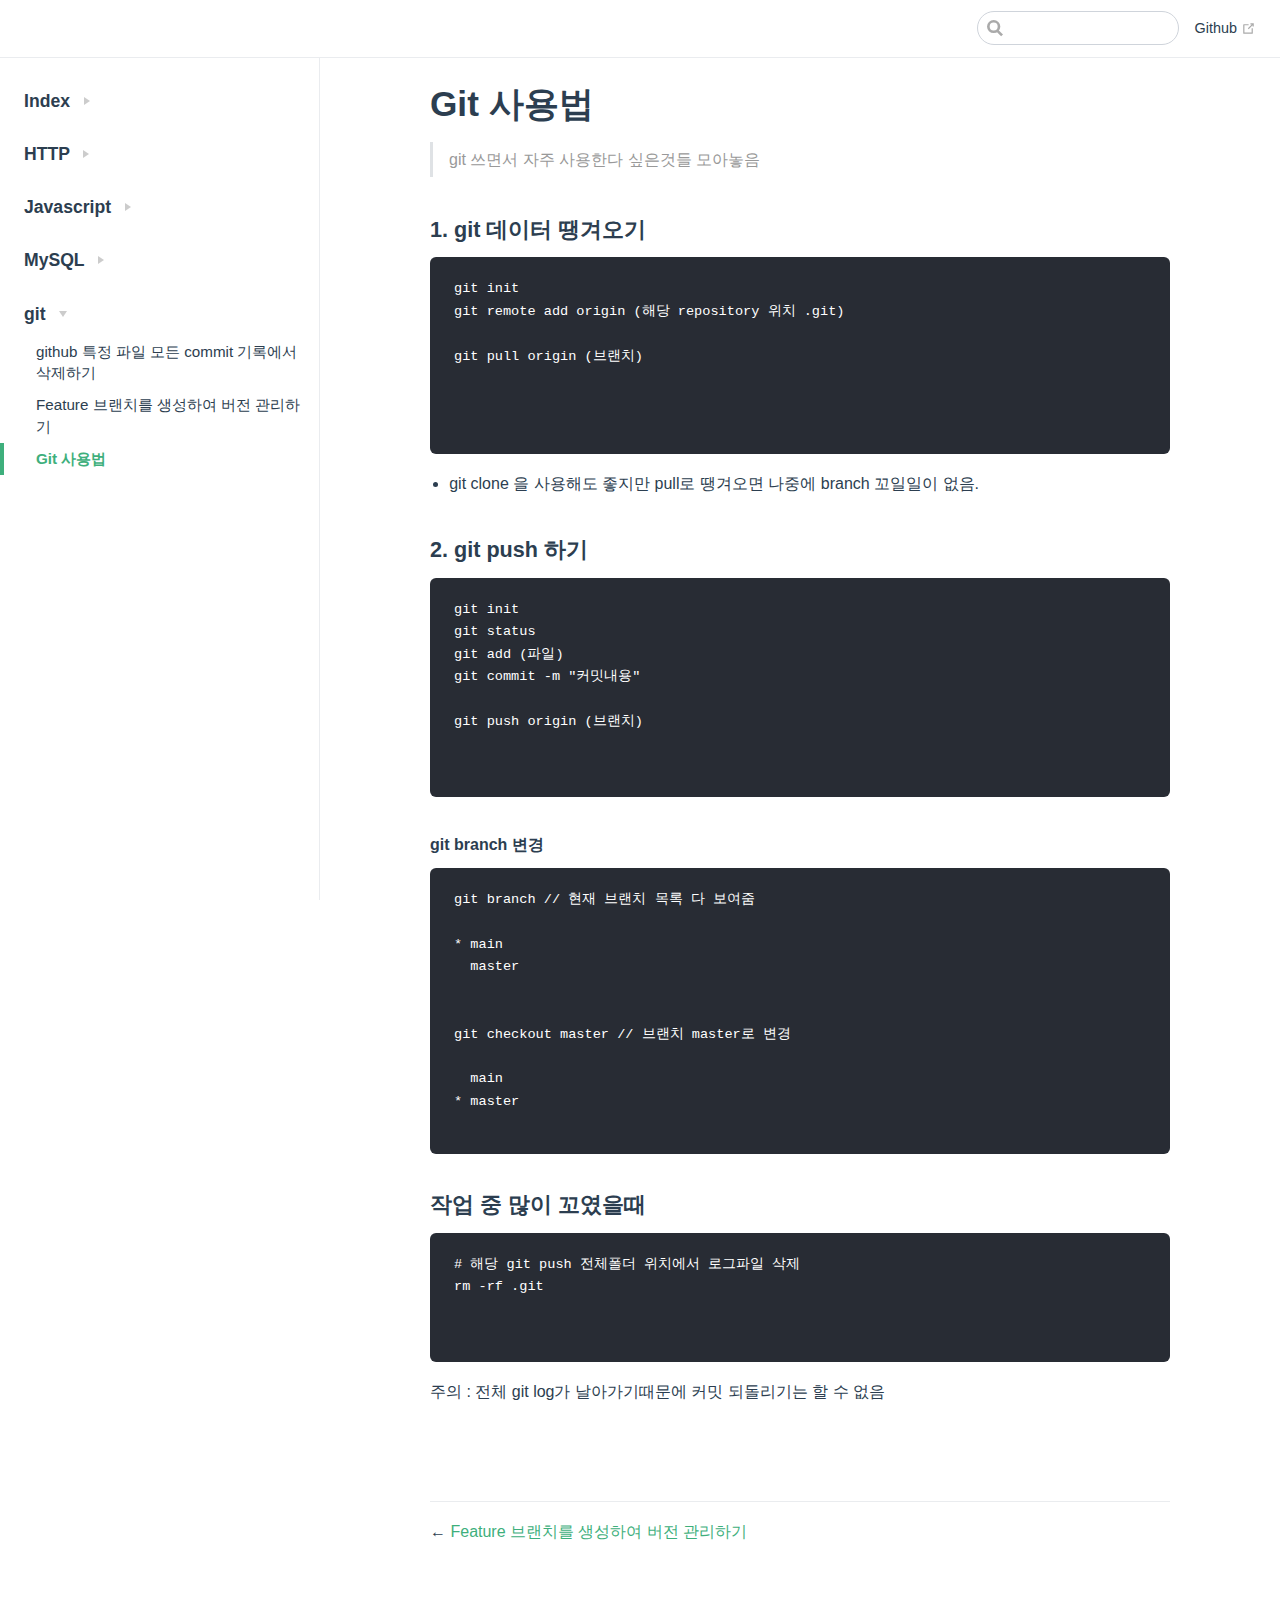
<file: git/git-tips.html>
<!DOCTYPE html>
<html lang="en-US">
  <head>
    <meta charset="utf-8">
    <meta name="viewport" content="width=device-width,initial-scale=1">
    <title>Git 사용법</title>
    <meta name="generator" content="VuePress 1.9.10">
    
    <meta name="description" content="desc">
    
    <link rel="preload" href="/assets/css/0.styles.d419143b.css" as="style"><link rel="preload" href="/assets/js/app.2e885023.js" as="script"><link rel="preload" href="/assets/js/2.fd64779e.js" as="script"><link rel="preload" href="/assets/js/1.87595a30.js" as="script"><link rel="preload" href="/assets/js/29.8b2cee60.js" as="script"><link rel="prefetch" href="/assets/js/10.f3b75cb1.js"><link rel="prefetch" href="/assets/js/11.976b005d.js"><link rel="prefetch" href="/assets/js/12.c204bb4e.js"><link rel="prefetch" href="/assets/js/13.73e86676.js"><link rel="prefetch" href="/assets/js/14.42991e2a.js"><link rel="prefetch" href="/assets/js/15.8b128397.js"><link rel="prefetch" href="/assets/js/16.e37df2a1.js"><link rel="prefetch" href="/assets/js/17.1678b209.js"><link rel="prefetch" href="/assets/js/18.87da4873.js"><link rel="prefetch" href="/assets/js/19.0741f0b9.js"><link rel="prefetch" href="/assets/js/20.9f94b747.js"><link rel="prefetch" href="/assets/js/21.60375cff.js"><link rel="prefetch" href="/assets/js/22.6fc5e8df.js"><link rel="prefetch" href="/assets/js/23.246218c8.js"><link rel="prefetch" href="/assets/js/24.55e28573.js"><link rel="prefetch" href="/assets/js/25.6d2df8c3.js"><link rel="prefetch" href="/assets/js/26.d517e4a1.js"><link rel="prefetch" href="/assets/js/27.62268fa0.js"><link rel="prefetch" href="/assets/js/28.63328ffa.js"><link rel="prefetch" href="/assets/js/3.e8eb28a6.js"><link rel="prefetch" href="/assets/js/4.2b3e3d8f.js"><link rel="prefetch" href="/assets/js/5.45c61f29.js"><link rel="prefetch" href="/assets/js/6.d4352767.js"><link rel="prefetch" href="/assets/js/7.955a46ff.js"><link rel="prefetch" href="/assets/js/vendors~docsearch.b7a3ab4f.js">
    <link rel="stylesheet" href="/assets/css/0.styles.d419143b.css">
  </head>
  <body>
    <div id="app" data-server-rendered="true"><div class="theme-container"><header class="navbar"><div class="sidebar-button"><svg xmlns="http://www.w3.org/2000/svg" aria-hidden="true" role="img" viewBox="0 0 448 512" class="icon"><path fill="currentColor" d="M436 124H12c-6.627 0-12-5.373-12-12V80c0-6.627 5.373-12 12-12h424c6.627 0 12 5.373 12 12v32c0 6.627-5.373 12-12 12zm0 160H12c-6.627 0-12-5.373-12-12v-32c0-6.627 5.373-12 12-12h424c6.627 0 12 5.373 12 12v32c0 6.627-5.373 12-12 12zm0 160H12c-6.627 0-12-5.373-12-12v-32c0-6.627 5.373-12 12-12h424c6.627 0 12 5.373 12 12v32c0 6.627-5.373 12-12 12z"></path></svg></div> <a href="/" class="home-link router-link-active"></a> <div class="links"><div class="search-box"><input aria-label="Search" autocomplete="off" spellcheck="false" value=""> <!----></div> <nav class="nav-links can-hide"><div class="nav-item"><a href="https://github.com/amazon7737" target="_blank" rel="noopener noreferrer" class="nav-link external">
  Github
  <span><svg xmlns="http://www.w3.org/2000/svg" aria-hidden="true" focusable="false" x="0px" y="0px" viewBox="0 0 100 100" width="15" height="15" class="icon outbound"><path fill="currentColor" d="M18.8,85.1h56l0,0c2.2,0,4-1.8,4-4v-32h-8v28h-48v-48h28v-8h-32l0,0c-2.2,0-4,1.8-4,4v56C14.8,83.3,16.6,85.1,18.8,85.1z"></path> <polygon fill="currentColor" points="45.7,48.7 51.3,54.3 77.2,28.5 77.2,37.2 85.2,37.2 85.2,14.9 62.8,14.9 62.8,22.9 71.5,22.9"></polygon></svg> <span class="sr-only">(opens new window)</span></span></a></div> <!----></nav></div></header> <div class="sidebar-mask"></div> <aside class="sidebar"><nav class="nav-links"><div class="nav-item"><a href="https://github.com/amazon7737" target="_blank" rel="noopener noreferrer" class="nav-link external">
  Github
  <span><svg xmlns="http://www.w3.org/2000/svg" aria-hidden="true" focusable="false" x="0px" y="0px" viewBox="0 0 100 100" width="15" height="15" class="icon outbound"><path fill="currentColor" d="M18.8,85.1h56l0,0c2.2,0,4-1.8,4-4v-32h-8v28h-48v-48h28v-8h-32l0,0c-2.2,0-4,1.8-4,4v56C14.8,83.3,16.6,85.1,18.8,85.1z"></path> <polygon fill="currentColor" points="45.7,48.7 51.3,54.3 77.2,28.5 77.2,37.2 85.2,37.2 85.2,14.9 62.8,14.9 62.8,22.9 71.5,22.9"></polygon></svg> <span class="sr-only">(opens new window)</span></span></a></div> <!----></nav>  <ul class="sidebar-links"><li><section class="sidebar-group collapsable depth-0"><p class="sidebar-heading"><span>Index</span> <span class="arrow right"></span></p> <!----></section></li><li><section class="sidebar-group collapsable depth-0"><p class="sidebar-heading"><span>HTTP</span> <span class="arrow right"></span></p> <!----></section></li><li><section class="sidebar-group collapsable depth-0"><p class="sidebar-heading"><span>Javascript</span> <span class="arrow right"></span></p> <!----></section></li><li><section class="sidebar-group collapsable depth-0"><p class="sidebar-heading"><span>MySQL</span> <span class="arrow right"></span></p> <!----></section></li><li><section class="sidebar-group collapsable depth-0"><p class="sidebar-heading open"><span>git</span> <span class="arrow down"></span></p> <ul class="sidebar-links sidebar-group-items"><li><a href="/git/filterbranch.html" class="sidebar-link">github 특정 파일 모든 commit 기록에서 삭제하기</a></li><li><a href="/git/git-feature-branch.html" class="sidebar-link">Feature 브랜치를 생성하여 버전 관리하기</a></li><li><a href="/git/git-tips.html" aria-current="page" class="active sidebar-link">Git 사용법</a><ul class="sidebar-sub-headers"></ul></li></ul></section></li></ul> </aside> <main class="page"> <div class="theme-default-content content__default"><h1 id="git-사용법"><a href="#git-사용법" class="header-anchor">#</a> Git 사용법</h1> <blockquote><p>git 쓰면서 자주 사용한다 싶은것들 모아놓음</p></blockquote> <h3 id="_1-git-데이터-땡겨오기"><a href="#_1-git-데이터-땡겨오기" class="header-anchor">#</a> 1. git 데이터 땡겨오기</h3> <div class="language- extra-class"><pre class="language-text"><code>git init
git remote add origin (해당 repository 위치 .git)

git pull origin (브랜치)



</code></pre></div><ul><li>git clone 을 사용해도 좋지만 pull로 땡겨오면 나중에 branch 꼬일일이 없음.</li></ul> <h3 id="_2-git-push-하기"><a href="#_2-git-push-하기" class="header-anchor">#</a> 2. git push 하기</h3> <div class="language- extra-class"><pre class="language-text"><code>git init
git status
git add (파일)
git commit -m &quot;커밋내용&quot;

git push origin (브랜치)


</code></pre></div><h4 id="git-branch-변경"><a href="#git-branch-변경" class="header-anchor">#</a> git branch 변경</h4> <div class="language- extra-class"><pre class="language-text"><code>git branch // 현재 브랜치 목록 다 보여줌

* main
  master


git checkout master // 브랜치 master로 변경

  main
* master

</code></pre></div><h3 id="작업-중-많이-꼬였을때"><a href="#작업-중-많이-꼬였을때" class="header-anchor">#</a> 작업 중 많이 꼬였을때</h3> <div class="language- extra-class"><pre class="language-text"><code># 해당 git push 전체폴더 위치에서 로그파일 삭제
rm -rf .git


</code></pre></div><p>주의 : 전체 git log가 날아가기때문에 커밋 되돌리기는 할 수 없음</p></div> <footer class="page-edit"><!----> <!----></footer> <div class="page-nav"><p class="inner"><span class="prev">
      ←
      <a href="/git/git-feature-branch.html" class="prev">
        Feature 브랜치를 생성하여 버전 관리하기
      </a></span> <!----></p></div> </main></div><div class="global-ui"><!----></div></div>
    <script src="/assets/js/app.2e885023.js" defer></script><script src="/assets/js/2.fd64779e.js" defer></script><script src="/assets/js/1.87595a30.js" defer></script><script src="/assets/js/29.8b2cee60.js" defer></script>
  </body>
</html>
</file>
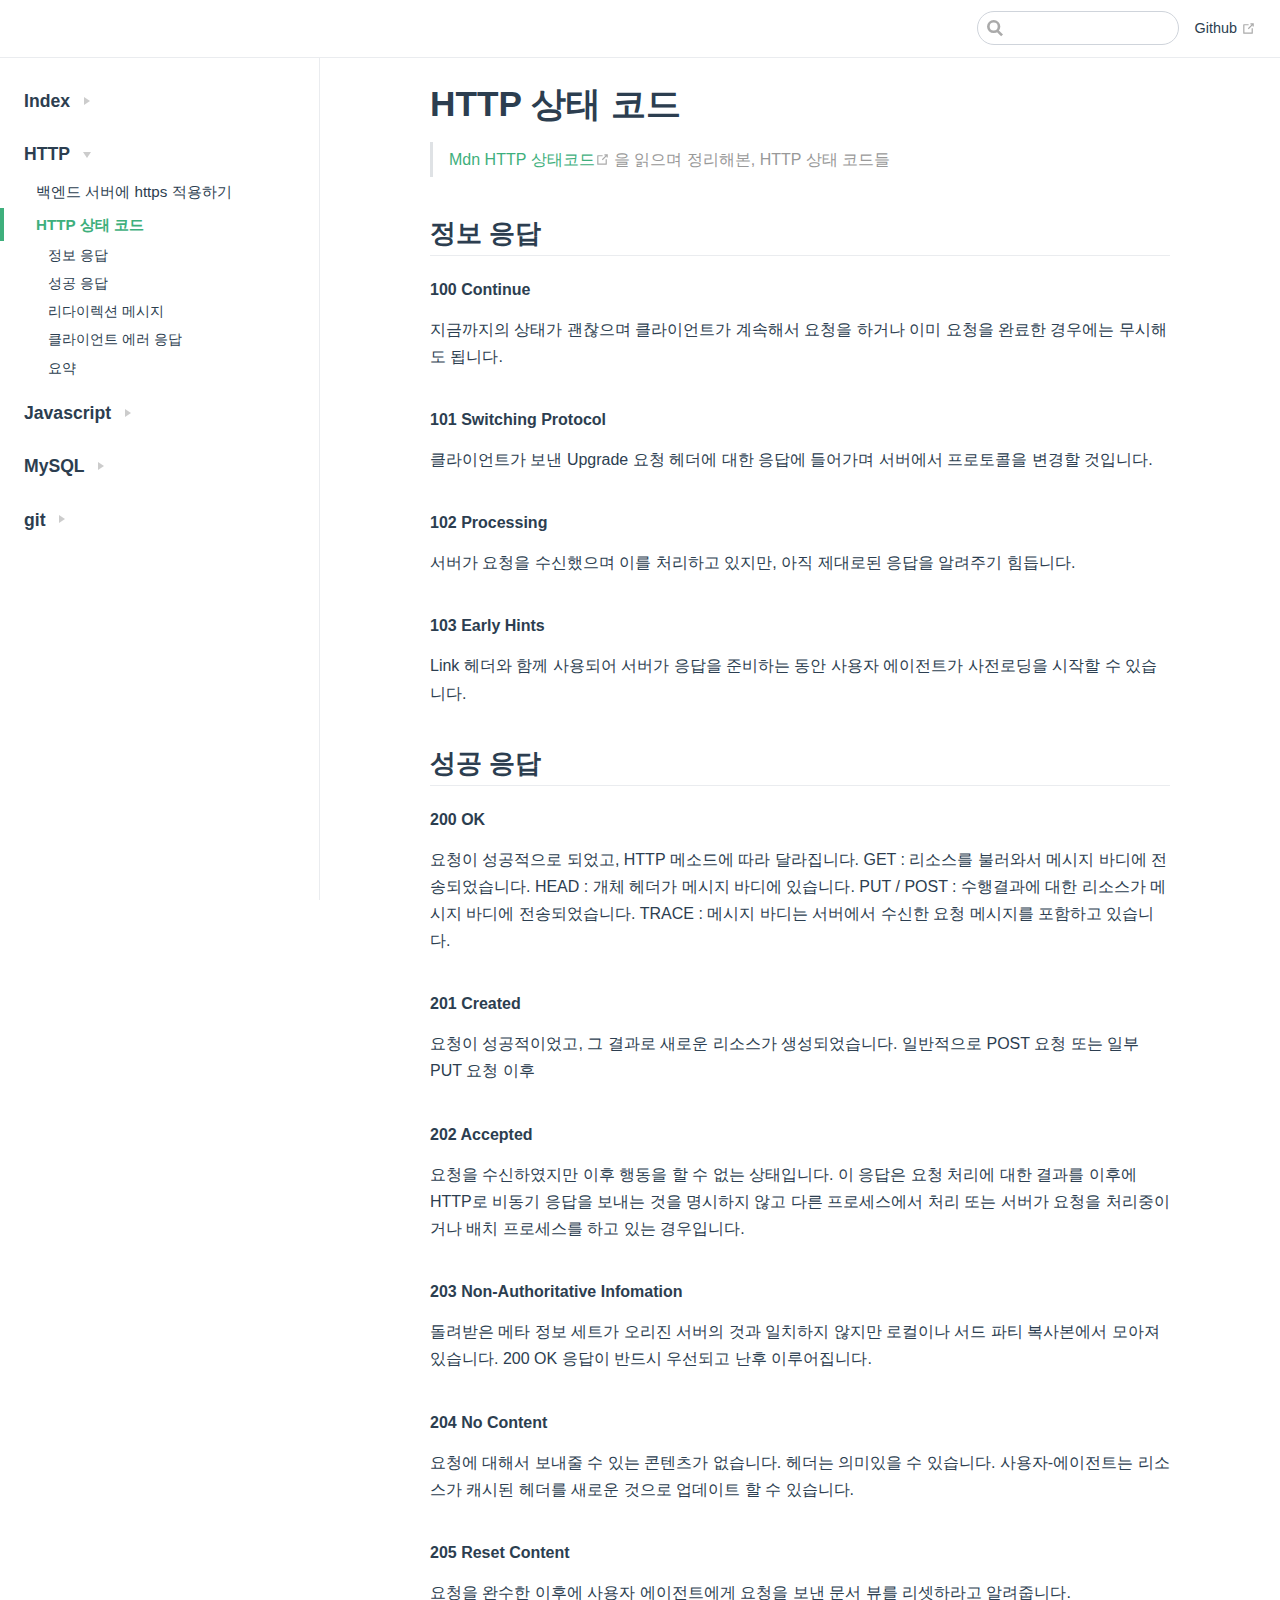
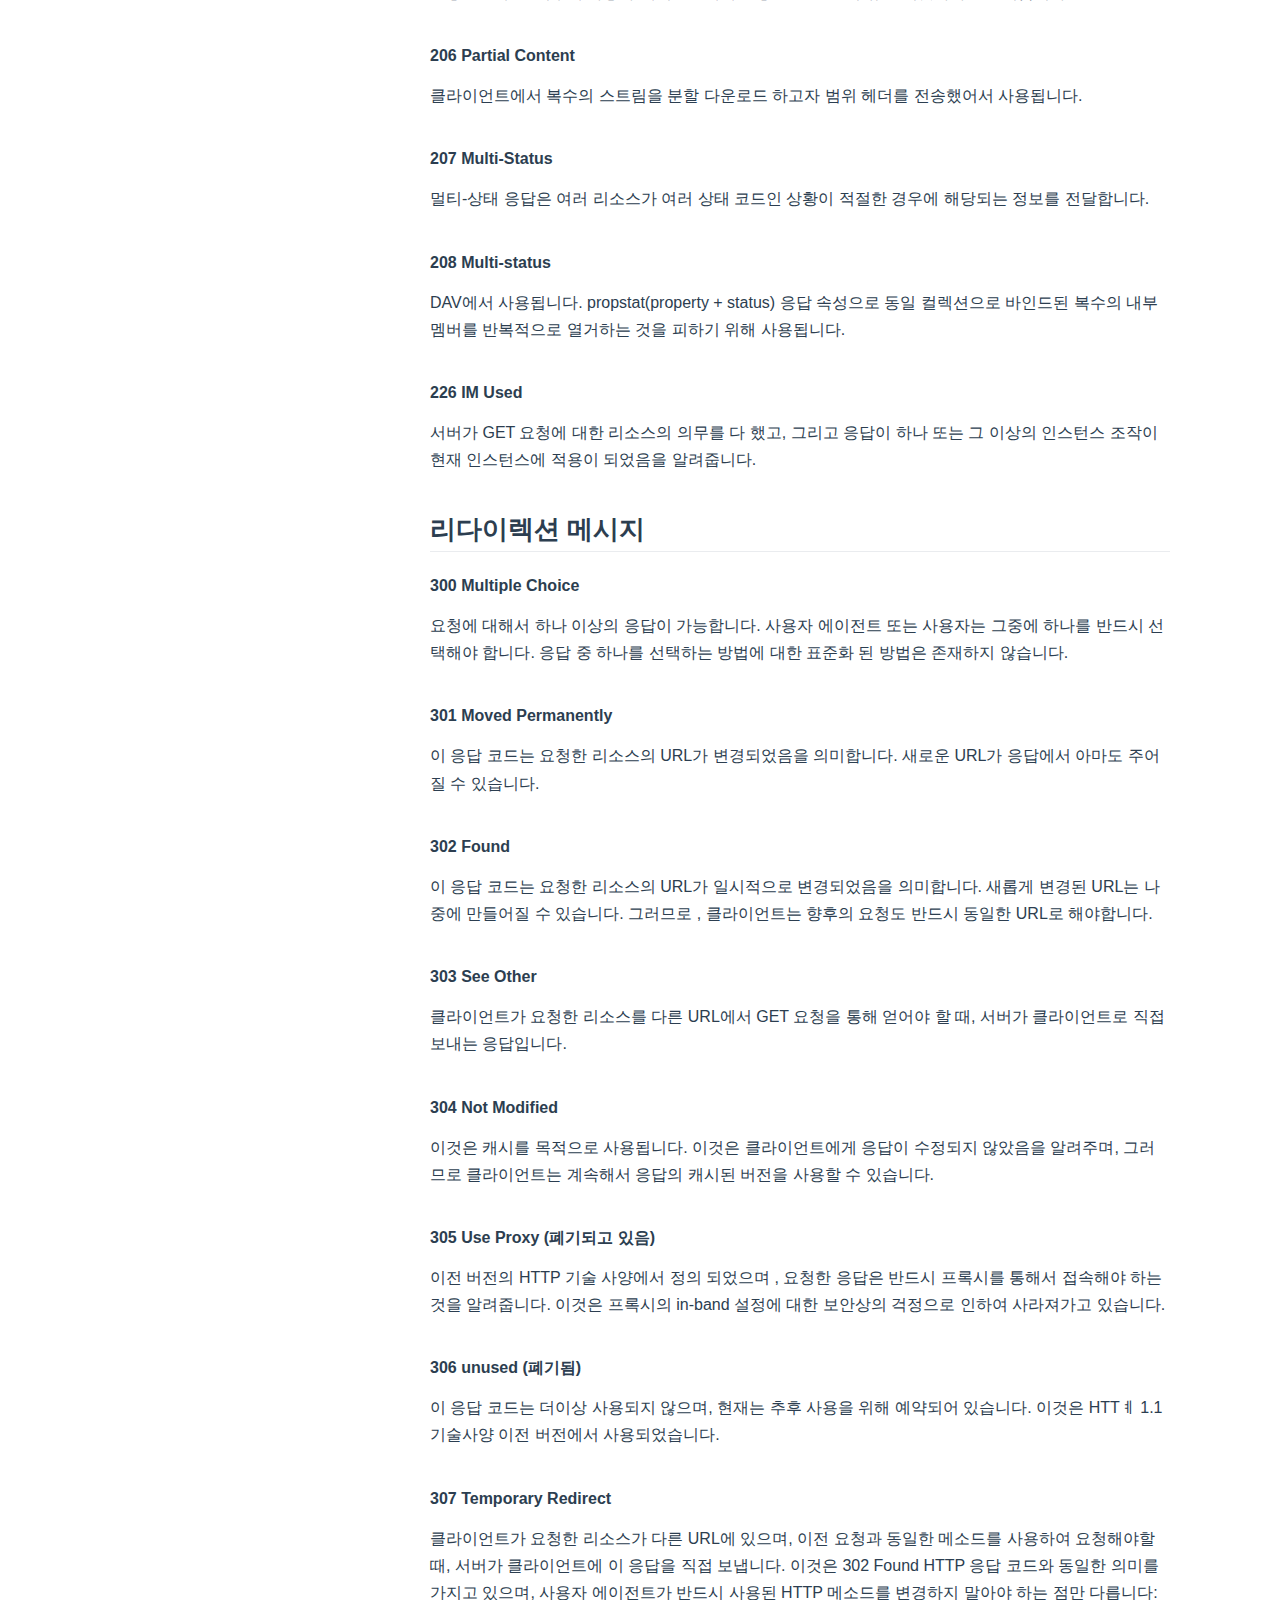
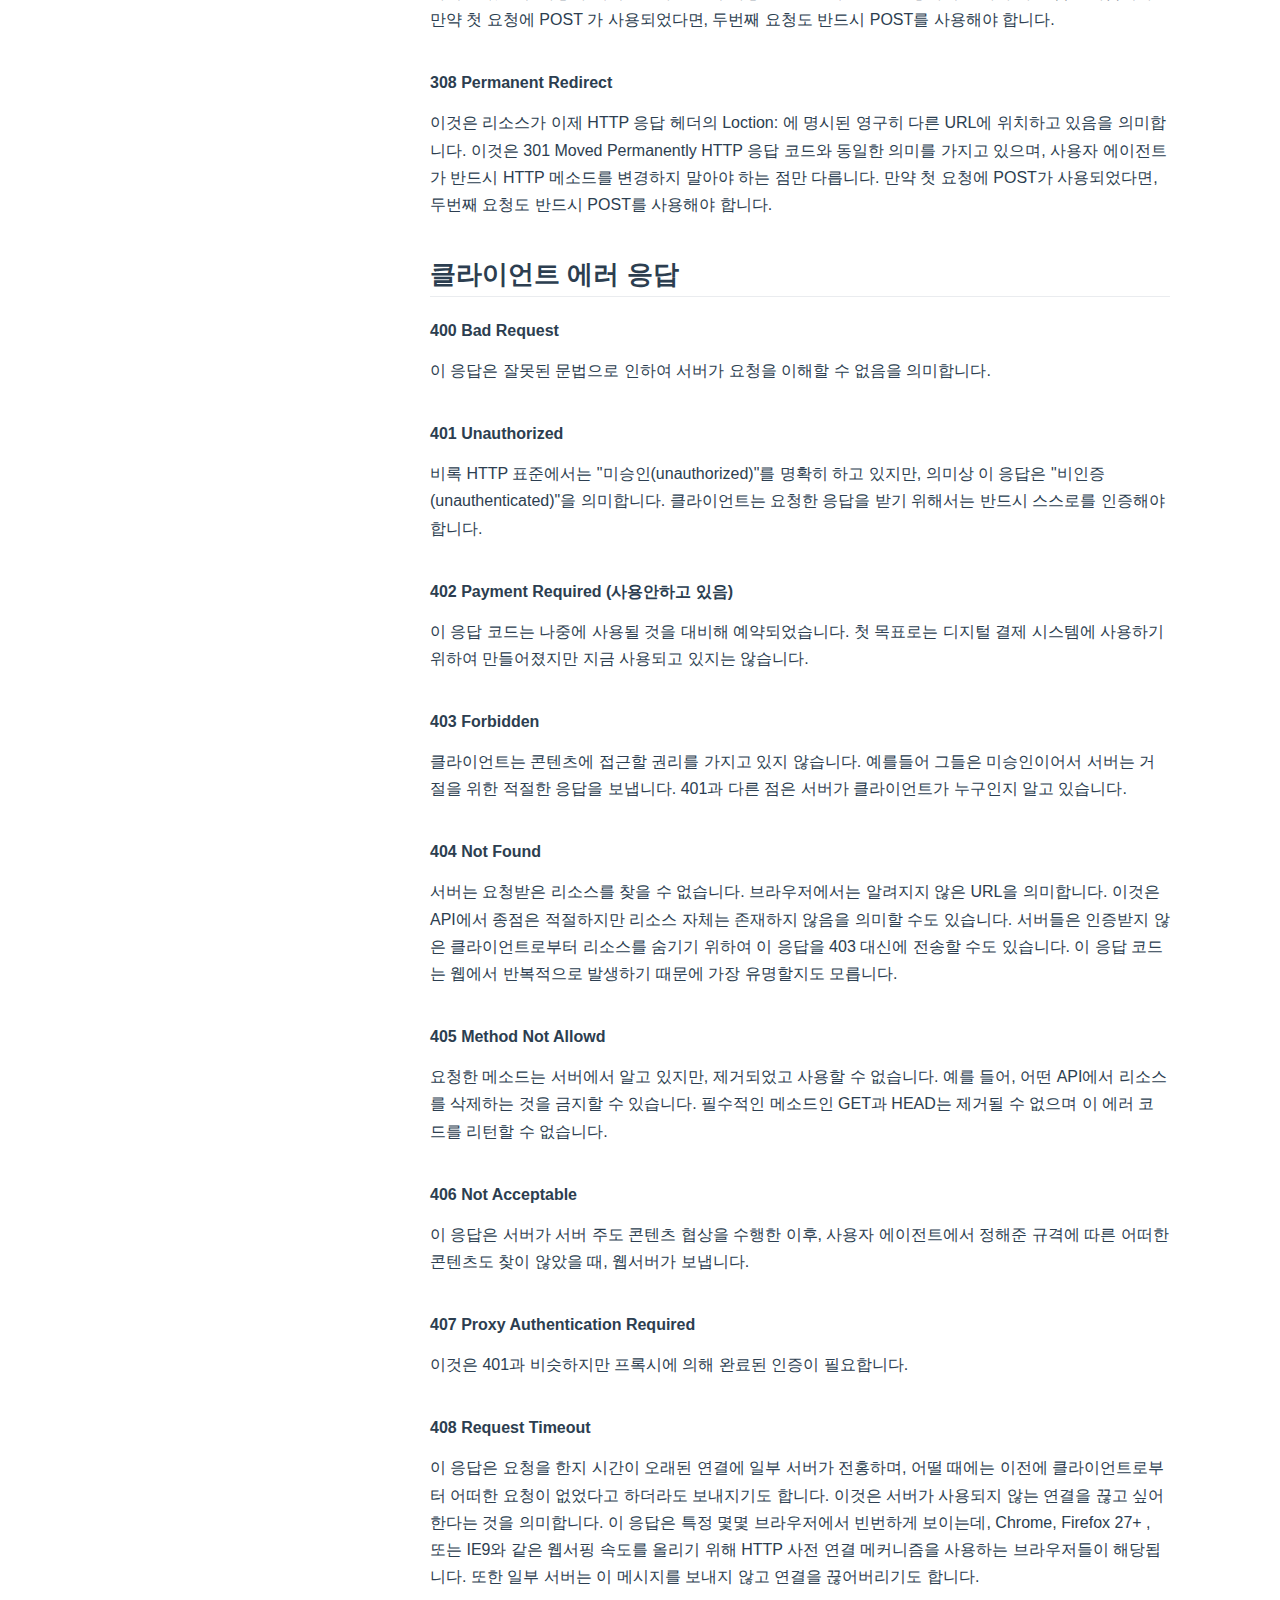
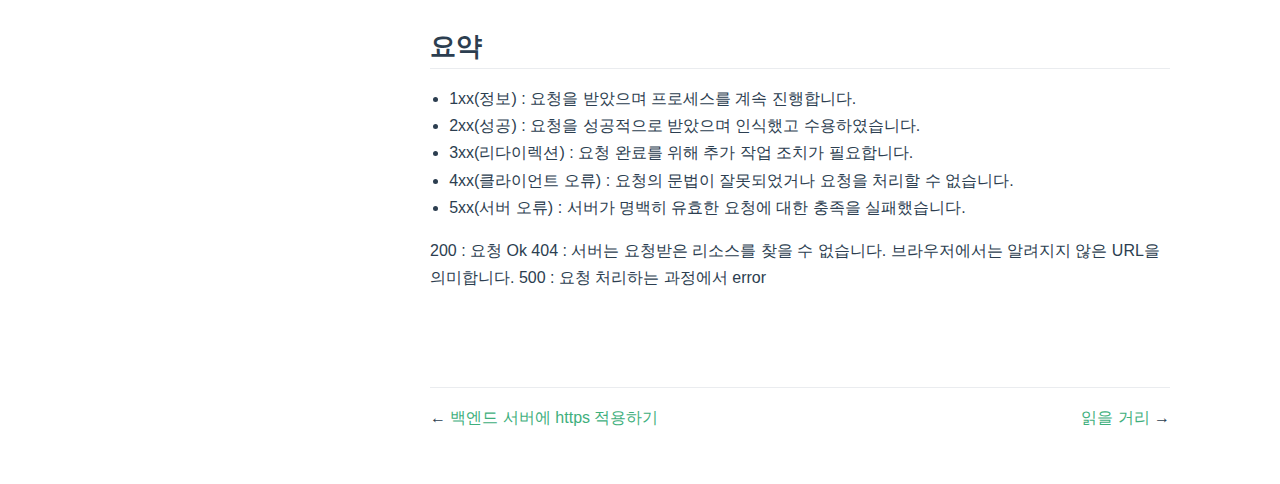
<file: HTTP/HTTP_상태_코드.html>
<!DOCTYPE html>
<html lang="en-US">
  <head>
    <meta charset="utf-8">
    <meta name="viewport" content="width=device-width,initial-scale=1">
    <title>HTTP 상태 코드</title>
    <meta name="generator" content="VuePress 1.9.10">
    
    <meta name="description" content="desc">
    
    <link rel="preload" href="/assets/css/0.styles.d419143b.css" as="style"><link rel="preload" href="/assets/js/app.2e885023.js" as="script"><link rel="preload" href="/assets/js/2.fd64779e.js" as="script"><link rel="preload" href="/assets/js/1.87595a30.js" as="script"><link rel="preload" href="/assets/js/23.246218c8.js" as="script"><link rel="prefetch" href="/assets/js/10.f3b75cb1.js"><link rel="prefetch" href="/assets/js/11.976b005d.js"><link rel="prefetch" href="/assets/js/12.c204bb4e.js"><link rel="prefetch" href="/assets/js/13.73e86676.js"><link rel="prefetch" href="/assets/js/14.42991e2a.js"><link rel="prefetch" href="/assets/js/15.8b128397.js"><link rel="prefetch" href="/assets/js/16.e37df2a1.js"><link rel="prefetch" href="/assets/js/17.1678b209.js"><link rel="prefetch" href="/assets/js/18.87da4873.js"><link rel="prefetch" href="/assets/js/19.0741f0b9.js"><link rel="prefetch" href="/assets/js/20.9f94b747.js"><link rel="prefetch" href="/assets/js/21.60375cff.js"><link rel="prefetch" href="/assets/js/22.6fc5e8df.js"><link rel="prefetch" href="/assets/js/24.55e28573.js"><link rel="prefetch" href="/assets/js/25.6d2df8c3.js"><link rel="prefetch" href="/assets/js/26.d517e4a1.js"><link rel="prefetch" href="/assets/js/27.62268fa0.js"><link rel="prefetch" href="/assets/js/28.63328ffa.js"><link rel="prefetch" href="/assets/js/29.8b2cee60.js"><link rel="prefetch" href="/assets/js/3.e8eb28a6.js"><link rel="prefetch" href="/assets/js/4.2b3e3d8f.js"><link rel="prefetch" href="/assets/js/5.45c61f29.js"><link rel="prefetch" href="/assets/js/6.d4352767.js"><link rel="prefetch" href="/assets/js/7.955a46ff.js"><link rel="prefetch" href="/assets/js/vendors~docsearch.b7a3ab4f.js">
    <link rel="stylesheet" href="/assets/css/0.styles.d419143b.css">
  </head>
  <body>
    <div id="app" data-server-rendered="true"><div class="theme-container"><header class="navbar"><div class="sidebar-button"><svg xmlns="http://www.w3.org/2000/svg" aria-hidden="true" role="img" viewBox="0 0 448 512" class="icon"><path fill="currentColor" d="M436 124H12c-6.627 0-12-5.373-12-12V80c0-6.627 5.373-12 12-12h424c6.627 0 12 5.373 12 12v32c0 6.627-5.373 12-12 12zm0 160H12c-6.627 0-12-5.373-12-12v-32c0-6.627 5.373-12 12-12h424c6.627 0 12 5.373 12 12v32c0 6.627-5.373 12-12 12zm0 160H12c-6.627 0-12-5.373-12-12v-32c0-6.627 5.373-12 12-12h424c6.627 0 12 5.373 12 12v32c0 6.627-5.373 12-12 12z"></path></svg></div> <a href="/" class="home-link router-link-active"></a> <div class="links"><div class="search-box"><input aria-label="Search" autocomplete="off" spellcheck="false" value=""> <!----></div> <nav class="nav-links can-hide"><div class="nav-item"><a href="https://github.com/amazon7737" target="_blank" rel="noopener noreferrer" class="nav-link external">
  Github
  <span><svg xmlns="http://www.w3.org/2000/svg" aria-hidden="true" focusable="false" x="0px" y="0px" viewBox="0 0 100 100" width="15" height="15" class="icon outbound"><path fill="currentColor" d="M18.8,85.1h56l0,0c2.2,0,4-1.8,4-4v-32h-8v28h-48v-48h28v-8h-32l0,0c-2.2,0-4,1.8-4,4v56C14.8,83.3,16.6,85.1,18.8,85.1z"></path> <polygon fill="currentColor" points="45.7,48.7 51.3,54.3 77.2,28.5 77.2,37.2 85.2,37.2 85.2,14.9 62.8,14.9 62.8,22.9 71.5,22.9"></polygon></svg> <span class="sr-only">(opens new window)</span></span></a></div> <!----></nav></div></header> <div class="sidebar-mask"></div> <aside class="sidebar"><nav class="nav-links"><div class="nav-item"><a href="https://github.com/amazon7737" target="_blank" rel="noopener noreferrer" class="nav-link external">
  Github
  <span><svg xmlns="http://www.w3.org/2000/svg" aria-hidden="true" focusable="false" x="0px" y="0px" viewBox="0 0 100 100" width="15" height="15" class="icon outbound"><path fill="currentColor" d="M18.8,85.1h56l0,0c2.2,0,4-1.8,4-4v-32h-8v28h-48v-48h28v-8h-32l0,0c-2.2,0-4,1.8-4,4v56C14.8,83.3,16.6,85.1,18.8,85.1z"></path> <polygon fill="currentColor" points="45.7,48.7 51.3,54.3 77.2,28.5 77.2,37.2 85.2,37.2 85.2,14.9 62.8,14.9 62.8,22.9 71.5,22.9"></polygon></svg> <span class="sr-only">(opens new window)</span></span></a></div> <!----></nav>  <ul class="sidebar-links"><li><section class="sidebar-group collapsable depth-0"><p class="sidebar-heading"><span>Index</span> <span class="arrow right"></span></p> <!----></section></li><li><section class="sidebar-group collapsable depth-0"><p class="sidebar-heading open"><span>HTTP</span> <span class="arrow down"></span></p> <ul class="sidebar-links sidebar-group-items"><li><a href="/HTTP/HTTPS.html" class="sidebar-link">백엔드 서버에 https 적용하기</a></li><li><a href="/HTTP/HTTP_상태_코드.html" class="active sidebar-link">HTTP 상태 코드</a><ul class="sidebar-sub-headers"><li class="sidebar-sub-header"><a href="/HTTP/HTTP_상태_코드.html#정보-응답" class="sidebar-link">정보 응답</a></li><li class="sidebar-sub-header"><a href="/HTTP/HTTP_상태_코드.html#성공-응답" class="sidebar-link">성공 응답</a></li><li class="sidebar-sub-header"><a href="/HTTP/HTTP_상태_코드.html#리다이렉션-메시지" class="sidebar-link">리다이렉션 메시지</a></li><li class="sidebar-sub-header"><a href="/HTTP/HTTP_상태_코드.html#클라이언트-에러-응답" class="sidebar-link">클라이언트 에러 응답</a></li><li class="sidebar-sub-header"><a href="/HTTP/HTTP_상태_코드.html#요약" class="sidebar-link">요약</a></li></ul></li></ul></section></li><li><section class="sidebar-group collapsable depth-0"><p class="sidebar-heading"><span>Javascript</span> <span class="arrow right"></span></p> <!----></section></li><li><section class="sidebar-group collapsable depth-0"><p class="sidebar-heading"><span>MySQL</span> <span class="arrow right"></span></p> <!----></section></li><li><section class="sidebar-group collapsable depth-0"><p class="sidebar-heading"><span>git</span> <span class="arrow right"></span></p> <!----></section></li></ul> </aside> <main class="page"> <div class="theme-default-content content__default"><h1 id="http-상태-코드"><a href="#http-상태-코드" class="header-anchor">#</a> HTTP 상태 코드</h1> <blockquote><p><a href="https://developer.mozilla.org/ko/docs/Web/HTTP/Status" target="_blank" rel="noopener noreferrer">Mdn HTTP 상태코드<span><svg xmlns="http://www.w3.org/2000/svg" aria-hidden="true" focusable="false" x="0px" y="0px" viewBox="0 0 100 100" width="15" height="15" class="icon outbound"><path fill="currentColor" d="M18.8,85.1h56l0,0c2.2,0,4-1.8,4-4v-32h-8v28h-48v-48h28v-8h-32l0,0c-2.2,0-4,1.8-4,4v56C14.8,83.3,16.6,85.1,18.8,85.1z"></path> <polygon fill="currentColor" points="45.7,48.7 51.3,54.3 77.2,28.5 77.2,37.2 85.2,37.2 85.2,14.9 62.8,14.9 62.8,22.9 71.5,22.9"></polygon></svg> <span class="sr-only">(opens new window)</span></span></a> 을 읽으며 정리해본, HTTP 상태 코드들</p></blockquote> <h2 id="정보-응답"><a href="#정보-응답" class="header-anchor">#</a> 정보 응답</h2> <h4 id="_100-continue"><a href="#_100-continue" class="header-anchor">#</a> 100 Continue</h4> <p>지금까지의 상태가 괜찮으며 클라이언트가 계속해서 요청을 하거나 이미 요청을 완료한 경우에는 무시해도 됩니다.</p> <h4 id="_101-switching-protocol"><a href="#_101-switching-protocol" class="header-anchor">#</a> 101 Switching Protocol</h4> <p>클라이언트가 보낸 Upgrade 요청 헤더에 대한 응답에 들어가며 서버에서 프로토콜을 변경할 것입니다.</p> <h4 id="_102-processing"><a href="#_102-processing" class="header-anchor">#</a> 102 Processing</h4> <p>서버가 요청을 수신했으며 이를 처리하고 있지만, 아직 제대로된 응답을 알려주기 힘듭니다.</p> <h4 id="_103-early-hints"><a href="#_103-early-hints" class="header-anchor">#</a> 103 Early Hints</h4> <p>Link 헤더와 함께 사용되어 서버가 응답을 준비하는 동안 사용자 에이전트가 사전로딩을 시작할 수 있습니다.</p> <h2 id="성공-응답"><a href="#성공-응답" class="header-anchor">#</a> 성공 응답</h2> <h4 id="_200-ok"><a href="#_200-ok" class="header-anchor">#</a> 200 OK</h4> <p>요청이 성공적으로 되었고, HTTP 메소드에 따라 달라집니다.
GET : 리소스를 불러와서 메시지 바디에 전송되었습니다.
HEAD : 개체 헤더가 메시지 바디에 있습니다.
PUT / POST : 수행결과에 대한 리소스가 메시지 바디에 전송되었습니다.
TRACE : 메시지 바디는 서버에서 수신한 요청 메시지를 포함하고 있습니다.</p> <h4 id="_201-created"><a href="#_201-created" class="header-anchor">#</a> 201 Created</h4> <p>요청이 성공적이었고, 그 결과로 새로운 리소스가 생성되었습니다.
일반적으로 POST 요청 또는 일부 PUT 요청 이후</p> <h4 id="_202-accepted"><a href="#_202-accepted" class="header-anchor">#</a> 202 Accepted</h4> <p>요청을 수신하였지만 이후 행동을 할 수 없는 상태입니다.
이 응답은 요청 처리에 대한 결과를 이후에 HTTP로 비동기 응답을 보내는 것을 명시하지 않고
다른 프로세스에서 처리 또는 서버가 요청을 처리중이거나 배치 프로세스를 하고 있는 경우입니다.</p> <h4 id="_203-non-authoritative-infomation"><a href="#_203-non-authoritative-infomation" class="header-anchor">#</a> 203 Non-Authoritative Infomation</h4> <p>돌려받은 메타 정보 세트가 오리진 서버의 것과 일치하지 않지만 로컬이나 서드 파티 복사본에서 모아져 있습니다.
200 OK 응답이 반드시 우선되고 난후 이루어집니다.</p> <h4 id="_204-no-content"><a href="#_204-no-content" class="header-anchor">#</a> 204 No Content</h4> <p>요청에 대해서 보내줄 수 있는 콘텐츠가 없습니다.
헤더는 의미있을 수 있습니다. 사용자-에이전트는 리소스가 캐시된 헤더를 새로운 것으로 업데이트 할 수 있습니다.</p> <h4 id="_205-reset-content"><a href="#_205-reset-content" class="header-anchor">#</a> 205 Reset Content</h4> <p>요청을 완수한 이후에 사용자 에이전트에게 요청을 보낸 문서 뷰를 리셋하라고 알려줍니다.</p> <h4 id="_206-partial-content"><a href="#_206-partial-content" class="header-anchor">#</a> 206 Partial Content</h4> <p>클라이언트에서 복수의 스트림을 분할 다운로드 하고자 범위 헤더를 전송했어서 사용됩니다.</p> <h4 id="_207-multi-status"><a href="#_207-multi-status" class="header-anchor">#</a> 207 Multi-Status</h4> <p>멀티-상태 응답은 여러 리소스가 여러 상태 코드인 상황이 적절한 경우에 해당되는 정보를 전달합니다.</p> <h4 id="_208-multi-status"><a href="#_208-multi-status" class="header-anchor">#</a> 208 Multi-status</h4> <p>DAV에서 사용됩니다. propstat(property + status) 응답 속성으로 동일 컬렉션으로 바인드된 복수의 내부 멤버를 반복적으로 열거하는 것을 피하기 위해 사용됩니다.</p> <h4 id="_226-im-used"><a href="#_226-im-used" class="header-anchor">#</a> 226 IM Used</h4> <p>서버가 GET 요청에 대한 리소스의 의무를 다 했고, 그리고 응답이 하나 또는 그 이상의 인스턴스 조작이 현재 인스턴스에 적용이 되었음을 알려줍니다.</p> <h2 id="리다이렉션-메시지"><a href="#리다이렉션-메시지" class="header-anchor">#</a> 리다이렉션 메시지</h2> <h4 id="_300-multiple-choice"><a href="#_300-multiple-choice" class="header-anchor">#</a> 300 Multiple Choice</h4> <p>요청에 대해서 하나 이상의 응답이 가능합니다. 사용자 에이전트 또는 사용자는 그중에 하나를 반드시 선택해야 합니다. 응답 중 하나를 선택하는 방법에 대한 표준화 된 방법은 존재하지 않습니다.</p> <h4 id="_301-moved-permanently"><a href="#_301-moved-permanently" class="header-anchor">#</a> 301 Moved Permanently</h4> <p>이 응답 코드는 요청한 리소스의 URL가 변경되었음을 의미합니다. 새로운 URL가 응답에서 아마도 주어질 수 있습니다.</p> <h4 id="_302-found"><a href="#_302-found" class="header-anchor">#</a> 302 Found</h4> <p>이 응답 코드는 요청한 리소스의 URL가 일시적으로 변경되었음을 의미합니다. 새롭게 변경된 URL는 나중에 만들어질 수 있습니다. 그러므로 , 클라이언트는 향후의 요청도 반드시 동일한 URL로 해야합니다.</p> <h4 id="_303-see-other"><a href="#_303-see-other" class="header-anchor">#</a> 303 See Other</h4> <p>클라이언트가 요청한 리소스를 다른 URL에서 GET 요청을 통해 얻어야 할 때, 서버가 클라이언트로 직접 보내는 응답입니다.</p> <h4 id="_304-not-modified"><a href="#_304-not-modified" class="header-anchor">#</a> 304 Not Modified</h4> <p>이것은 캐시를 목적으로 사용됩니다. 이것은 클라이언트에게 응답이 수정되지 않았음을 알려주며, 그러므로 클라이언트는 계속해서 응답의 캐시된 버전을 사용할 수 있습니다.</p> <h4 id="_305-use-proxy-폐기되고-있음"><a href="#_305-use-proxy-폐기되고-있음" class="header-anchor">#</a> 305 Use Proxy (폐기되고 있음)</h4> <p>이전 버전의 HTTP 기술 사양에서 정의 되었으며 , 요청한 응답은 반드시 프록시를 통해서 접속해야 하는 것을 알려줍니다. 이것은 프록시의 in-band 설정에 대한 보안상의 걱정으로 인하여 사라져가고 있습니다.</p> <h4 id="_306-unused-폐기됨"><a href="#_306-unused-폐기됨" class="header-anchor">#</a> 306 unused (폐기됨)</h4> <p>이 응답 코드는 더이상 사용되지 않으며, 현재는 추후 사용을 위해 예약되어 있습니다. 이것은 HTTㅖ 1.1 기술사양 이전 버전에서 사용되었습니다.</p> <h4 id="_307-temporary-redirect"><a href="#_307-temporary-redirect" class="header-anchor">#</a> 307 Temporary Redirect</h4> <p>클라이언트가 요청한 리소스가 다른 URL에 있으며, 이전 요청과 동일한 메소드를 사용하여 요청해야할 때, 서버가 클라이언트에 이 응답을 직접 보냅니다. 이것은 302 Found HTTP 응답 코드와 동일한 의미를 가지고 있으며, 사용자 에이전트가 반드시 사용된 HTTP 메소드를 변경하지 말아야 하는 점만 다릅니다: 만약 첫 요청에 POST 가 사용되었다면, 두번째 요청도 반드시 POST를 사용해야 합니다.</p> <h4 id="_308-permanent-redirect"><a href="#_308-permanent-redirect" class="header-anchor">#</a> 308 Permanent Redirect</h4> <p>이것은 리소스가 이제 HTTP 응답 헤더의 Loction: 에 명시된 영구히 다른 URL에 위치하고 있음을 의미합니다. 이것은 301 Moved Permanently HTTP 응답 코드와 동일한 의미를 가지고 있으며, 사용자 에이전트가 반드시 HTTP 메소드를 변경하지 말아야 하는 점만 다릅니다. 만약 첫 요청에 POST가 사용되었다면, 두번째 요청도 반드시 POST를 사용해야 합니다.</p> <h2 id="클라이언트-에러-응답"><a href="#클라이언트-에러-응답" class="header-anchor">#</a> 클라이언트 에러 응답</h2> <h4 id="_400-bad-request"><a href="#_400-bad-request" class="header-anchor">#</a> 400 Bad Request</h4> <p>이 응답은 잘못된 문법으로 인하여 서버가 요청을 이해할 수 없음을 의미합니다.</p> <h4 id="_401-unauthorized"><a href="#_401-unauthorized" class="header-anchor">#</a> 401 Unauthorized</h4> <p>비록 HTTP 표준에서는 &quot;미승인(unauthorized)&quot;를 명확히 하고 있지만, 의미상 이 응답은 &quot;비인증(unauthenticated)&quot;을 의미합니다. 클라이언트는 요청한 응답을 받기 위해서는 반드시 스스로를 인증해야 합니다.</p> <h4 id="_402-payment-required-사용안하고-있음"><a href="#_402-payment-required-사용안하고-있음" class="header-anchor">#</a> 402 Payment Required (사용안하고 있음)</h4> <p>이 응답 코드는 나중에 사용될 것을 대비해 예약되었습니다. 첫 목표로는 디지털 결제 시스템에 사용하기 위하여 만들어졌지만 지금 사용되고 있지는 않습니다.</p> <h4 id="_403-forbidden"><a href="#_403-forbidden" class="header-anchor">#</a> 403 Forbidden</h4> <p>클라이언트는 콘텐츠에 접근할 권리를 가지고 있지 않습니다. 예를들어 그들은 미승인이어서 서버는 거절을 위한 적절한 응답을 보냅니다. 401과 다른 점은 서버가 클라이언트가 누구인지 알고 있습니다.</p> <h4 id="_404-not-found"><a href="#_404-not-found" class="header-anchor">#</a> 404 Not Found</h4> <p>서버는 요청받은 리소스를 찾을 수 없습니다. 브라우저에서는 알려지지 않은 URL을 의미합니다. 이것은 API에서 종점은 적절하지만 리소스 자체는 존재하지 않음을 의미할 수도 있습니다. 서버들은 인증받지 않은 클라이언트로부터 리소스를 숨기기 위하여 이 응답을 403 대신에 전송할 수도 있습니다. 이 응답 코드는 웹에서 반복적으로 발생하기 때문에 가장 유명할지도 모릅니다.</p> <h4 id="_405-method-not-allowd"><a href="#_405-method-not-allowd" class="header-anchor">#</a> 405 Method Not Allowd</h4> <p>요청한 메소드는 서버에서 알고 있지만, 제거되었고 사용할 수 없습니다. 예를 들어, 어떤 API에서 리소스를 삭제하는 것을 금지할 수 있습니다. 필수적인 메소드인 GET과 HEAD는 제거될 수 없으며 이 에러 코드를 리턴할 수 없습니다.</p> <h4 id="_406-not-acceptable"><a href="#_406-not-acceptable" class="header-anchor">#</a> 406 Not Acceptable</h4> <p>이 응답은 서버가 서버 주도 콘텐츠 협상을 수행한 이후, 사용자 에이전트에서 정해준 규격에 따른 어떠한 콘텐츠도 찾이 않았을 때, 웹서버가 보냅니다.</p> <h4 id="_407-proxy-authentication-required"><a href="#_407-proxy-authentication-required" class="header-anchor">#</a> 407 Proxy Authentication Required</h4> <p>이것은 401과 비슷하지만 프록시에 의해 완료된 인증이 필요합니다.</p> <h4 id="_408-request-timeout"><a href="#_408-request-timeout" class="header-anchor">#</a> 408 Request Timeout</h4> <p>이 응답은 요청을 한지 시간이 오래된 연결에 일부 서버가 전홍하며, 어떨 때에는 이전에 클라이언트로부터 어떠한 요청이 없었다고 하더라도 보내지기도 합니다. 이것은 서버가 사용되지 않는 연결을 끊고 싶어 한다는 것을 의미합니다. 이 응답은 특정 몇몇 브라우저에서 빈번하게 보이는데, Chrome, Firefox 27+ , 또는 IE9와 같은 웹서핑 속도를 올리기 위해 HTTP 사전 연결 메커니즘을 사용하는 브라우저들이 해당됩니다. 또한 일부 서버는 이 메시지를 보내지 않고 연결을 끊어버리기도 합니다.</p> <h2 id="요약"><a href="#요약" class="header-anchor">#</a> 요약</h2> <ul><li>1xx(정보) : 요청을 받았으며 프로세스를 계속 진행합니다.</li> <li>2xx(성공) : 요청을 성공적으로 받았으며 인식했고 수용하였습니다.</li> <li>3xx(리다이렉션) : 요청 완료를 위해 추가 작업 조치가 필요합니다.</li> <li>4xx(클라이언트 오류) : 요청의 문법이 잘못되었거나 요청을 처리할 수 없습니다.</li> <li>5xx(서버 오류) : 서버가 명백히 유효한 요청에 대한 충족을 실패했습니다.</li></ul> <p>200 : 요청 Ok
404 : 서버는 요청받은 리소스를 찾을 수 없습니다. 브라우저에서는 알려지지 않은 URL을 의미합니다.
500 : 요청 처리하는 과정에서 error</p></div> <footer class="page-edit"><!----> <!----></footer> <div class="page-nav"><p class="inner"><span class="prev">
      ←
      <a href="/HTTP/HTTPS.html" class="prev">
        백엔드 서버에 https 적용하기
      </a></span> <span class="next"><a href="/Javascript/reading.html">
        읽을 거리
      </a>
      →
    </span></p></div> </main></div><div class="global-ui"><!----></div></div>
    <script src="/assets/js/app.2e885023.js" defer></script><script src="/assets/js/2.fd64779e.js" defer></script><script src="/assets/js/1.87595a30.js" defer></script><script src="/assets/js/23.246218c8.js" defer></script>
  </body>
</html>
</file>
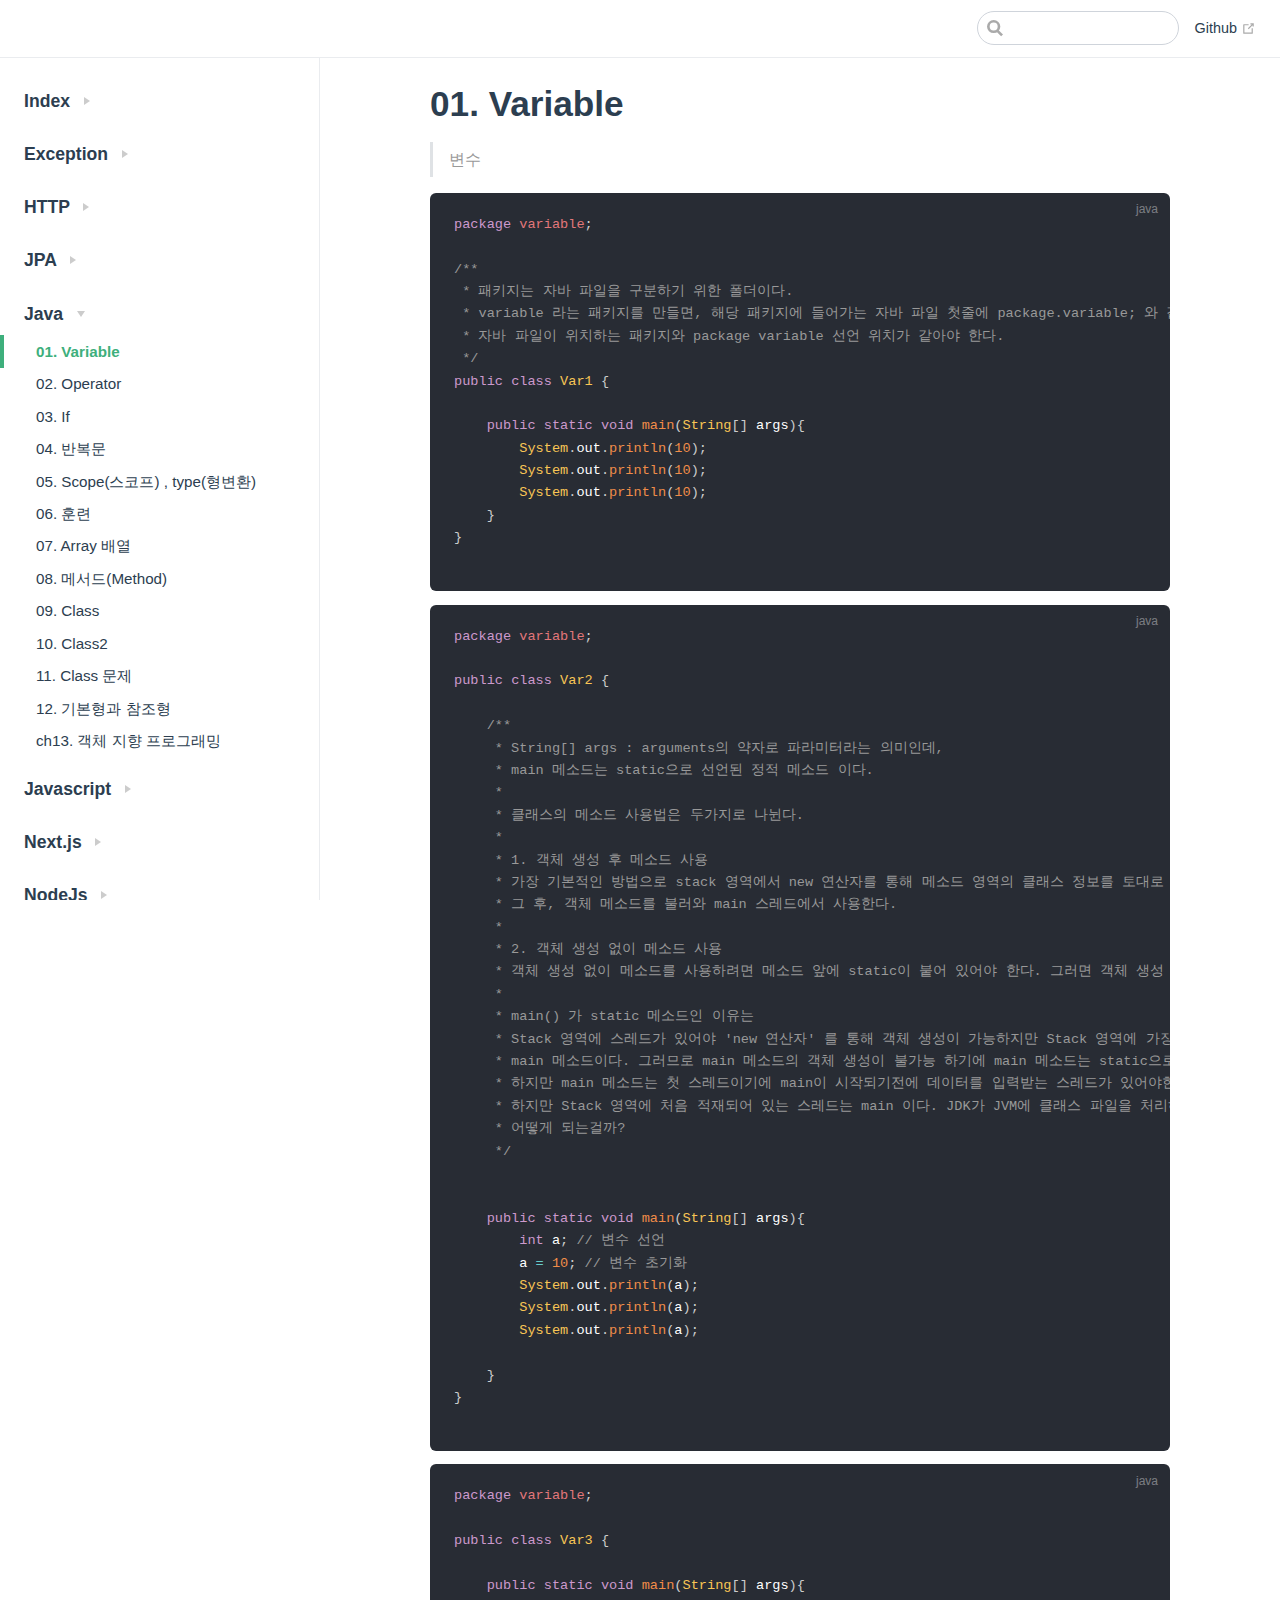
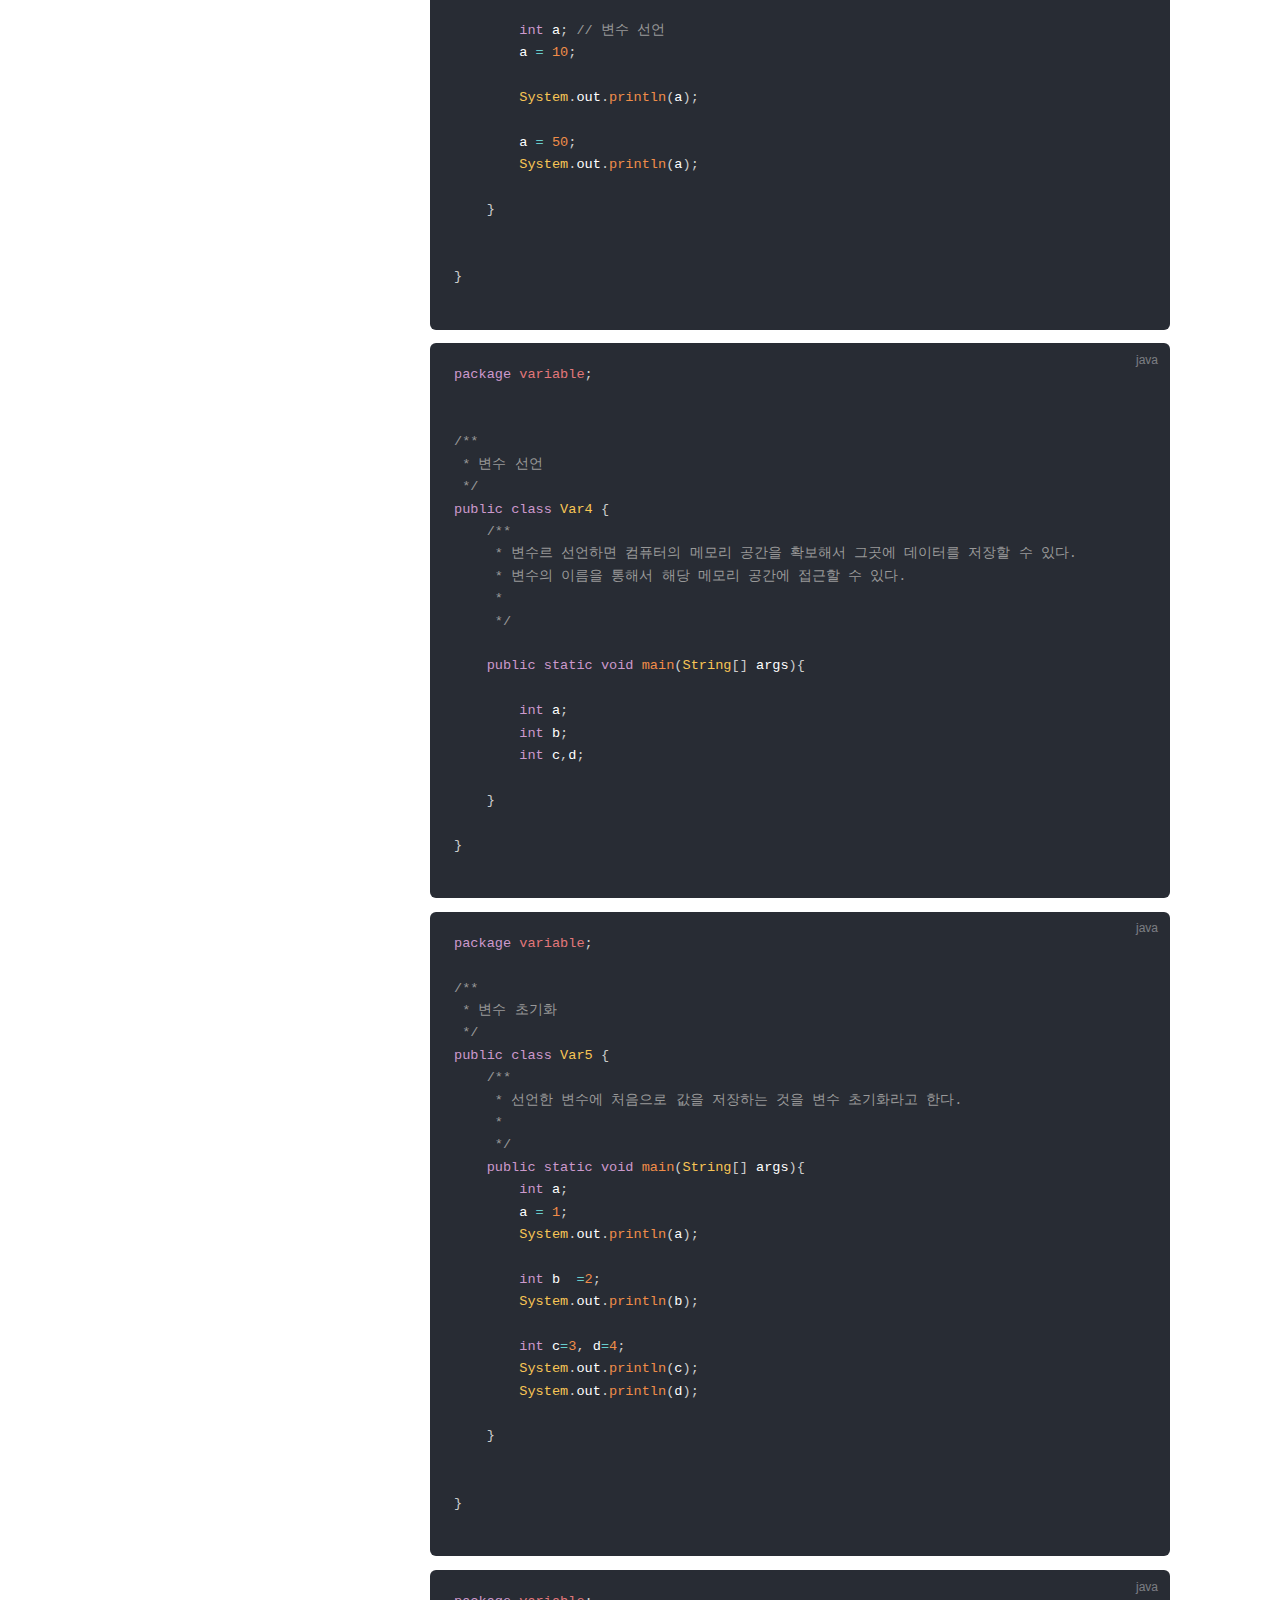
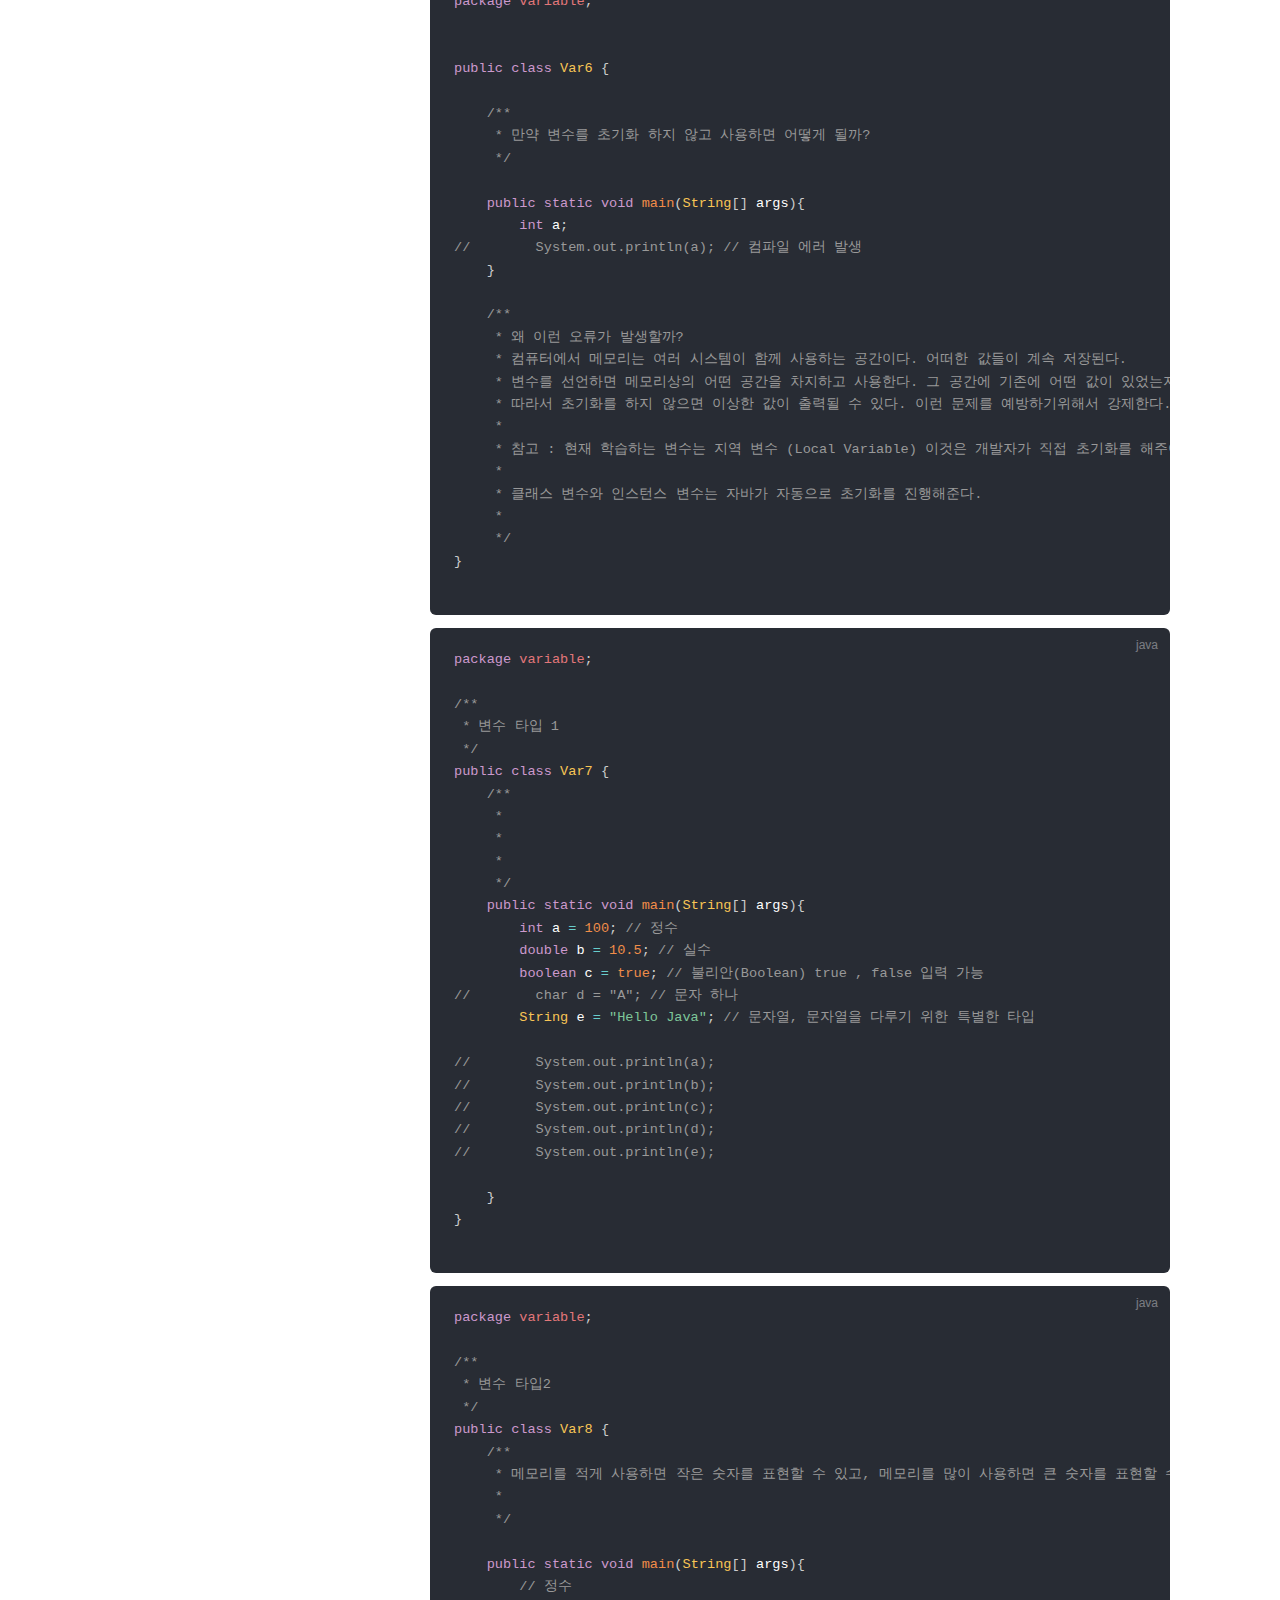
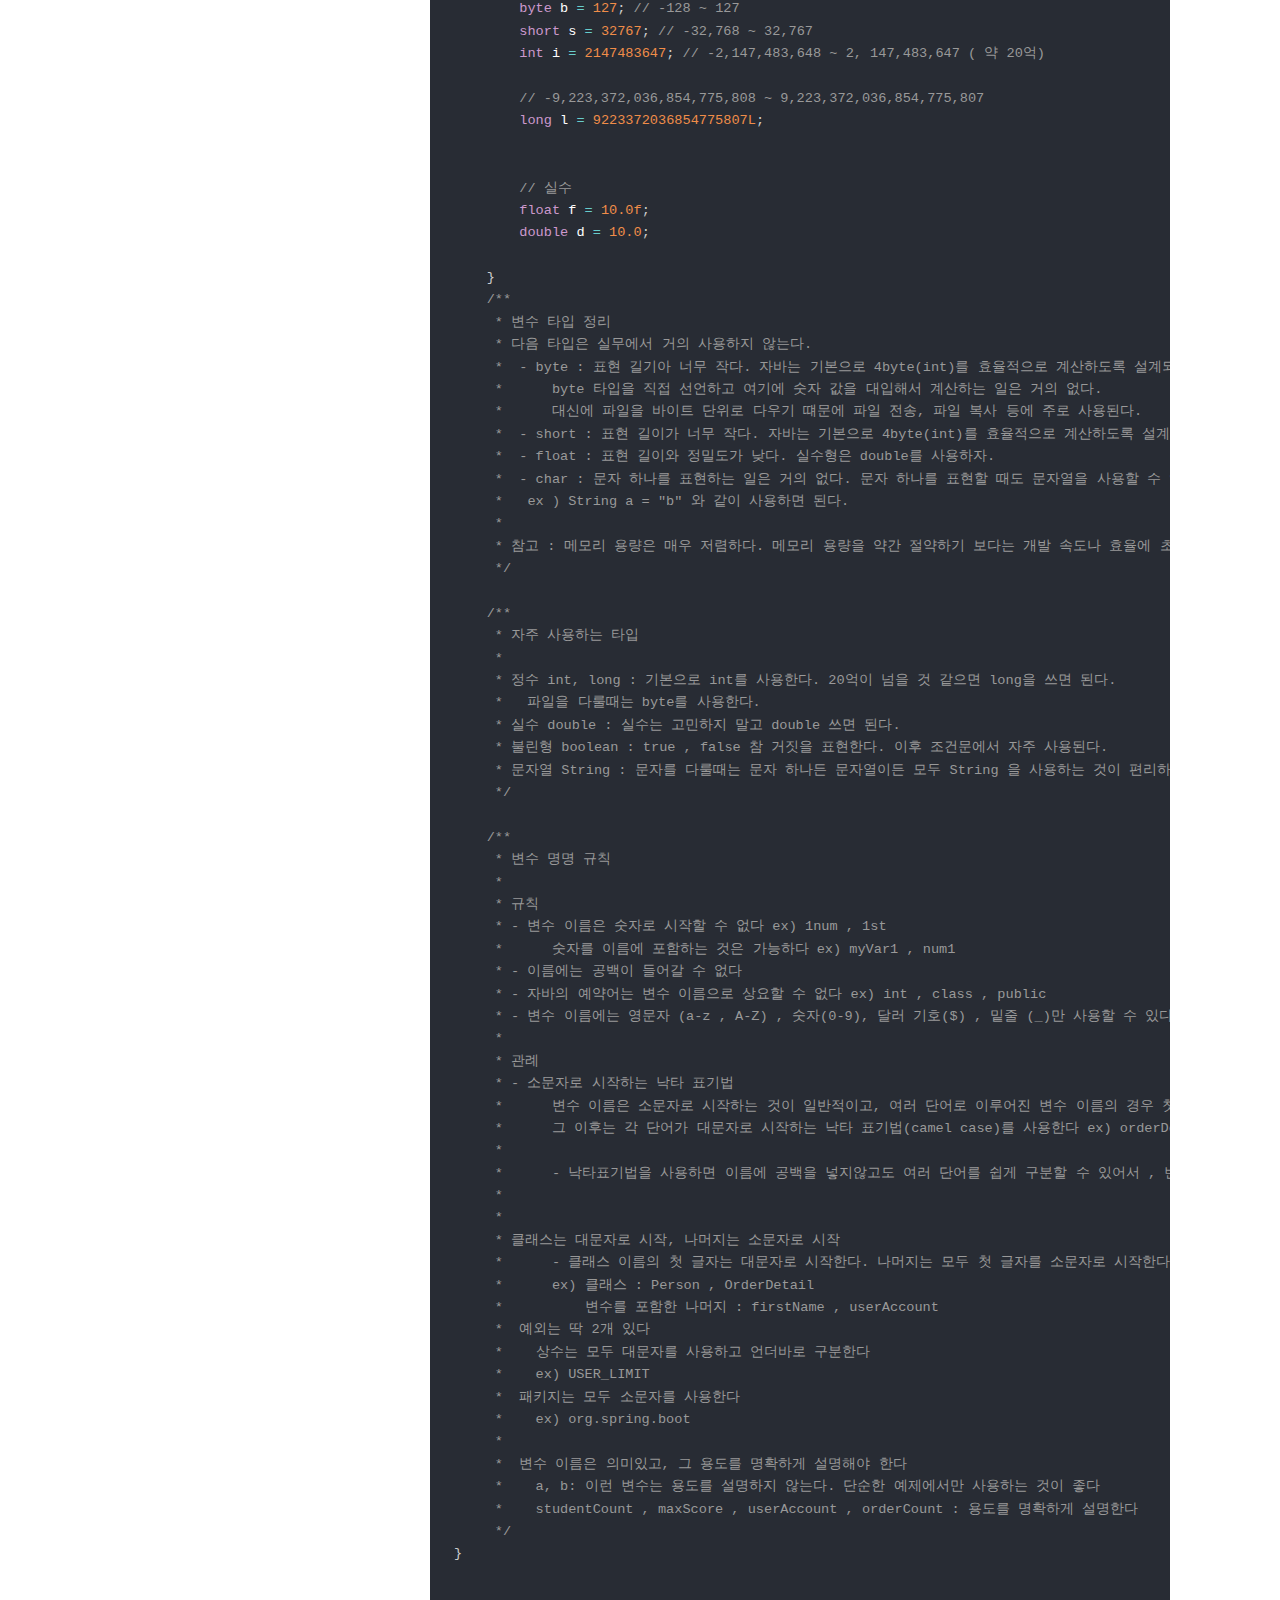
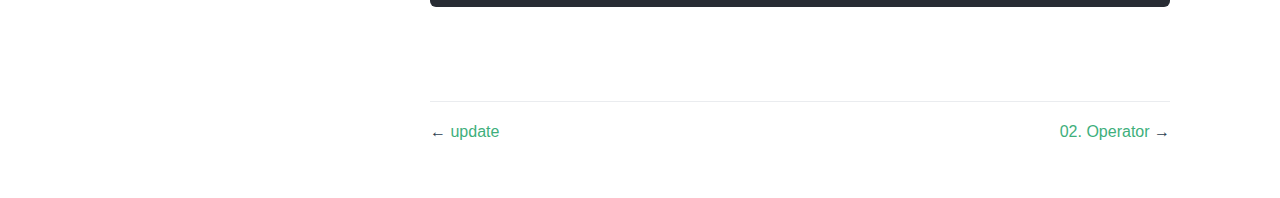
<file: Java/ch01.html>
<!DOCTYPE html>
<html lang="en-US">
  <head>
    <meta charset="utf-8">
    <meta name="viewport" content="width=device-width,initial-scale=1">
    <title>01. Variable</title>
    <meta name="generator" content="VuePress 1.9.10">
    
    <meta name="description" content="desc">
    
    <link rel="preload" href="/assets/css/0.styles.d419143b.css" as="style"><link rel="preload" href="/assets/js/app.7830cfe4.js" as="script"><link rel="preload" href="/assets/js/2.fd64779e.js" as="script"><link rel="preload" href="/assets/js/1.87595a30.js" as="script"><link rel="preload" href="/assets/js/33.1658616c.js" as="script"><link rel="prefetch" href="/assets/js/10.f3b75cb1.js"><link rel="prefetch" href="/assets/js/11.976b005d.js"><link rel="prefetch" href="/assets/js/12.c204bb4e.js"><link rel="prefetch" href="/assets/js/13.73e86676.js"><link rel="prefetch" href="/assets/js/14.42991e2a.js"><link rel="prefetch" href="/assets/js/15.8b128397.js"><link rel="prefetch" href="/assets/js/16.e37df2a1.js"><link rel="prefetch" href="/assets/js/17.1678b209.js"><link rel="prefetch" href="/assets/js/18.87da4873.js"><link rel="prefetch" href="/assets/js/19.0741f0b9.js"><link rel="prefetch" href="/assets/js/20.9f94b747.js"><link rel="prefetch" href="/assets/js/21.60375cff.js"><link rel="prefetch" href="/assets/js/22.a17ebb53.js"><link rel="prefetch" href="/assets/js/23.ab9d8a0f.js"><link rel="prefetch" href="/assets/js/24.7e121ed5.js"><link rel="prefetch" href="/assets/js/25.73b8a6a4.js"><link rel="prefetch" href="/assets/js/26.ce359ca1.js"><link rel="prefetch" href="/assets/js/27.0cb084ba.js"><link rel="prefetch" href="/assets/js/28.59f812d6.js"><link rel="prefetch" href="/assets/js/29.a009643a.js"><link rel="prefetch" href="/assets/js/3.e8eb28a6.js"><link rel="prefetch" href="/assets/js/30.ea581dd5.js"><link rel="prefetch" href="/assets/js/31.be0038aa.js"><link rel="prefetch" href="/assets/js/32.0a1ca104.js"><link rel="prefetch" href="/assets/js/34.45e218be.js"><link rel="prefetch" href="/assets/js/35.80ac5381.js"><link rel="prefetch" href="/assets/js/36.49a57590.js"><link rel="prefetch" href="/assets/js/37.3419deb6.js"><link rel="prefetch" href="/assets/js/38.397d4285.js"><link rel="prefetch" href="/assets/js/39.18bc8ad7.js"><link rel="prefetch" href="/assets/js/4.2b3e3d8f.js"><link rel="prefetch" href="/assets/js/40.aee1c48b.js"><link rel="prefetch" href="/assets/js/41.225ef8ad.js"><link rel="prefetch" href="/assets/js/42.6312b271.js"><link rel="prefetch" href="/assets/js/43.0110f343.js"><link rel="prefetch" href="/assets/js/44.33e42a55.js"><link rel="prefetch" href="/assets/js/45.b70a7a7a.js"><link rel="prefetch" href="/assets/js/46.8d9e6921.js"><link rel="prefetch" href="/assets/js/47.3490c51e.js"><link rel="prefetch" href="/assets/js/48.182fbb4a.js"><link rel="prefetch" href="/assets/js/49.d3ae4809.js"><link rel="prefetch" href="/assets/js/5.45c61f29.js"><link rel="prefetch" href="/assets/js/50.1a650643.js"><link rel="prefetch" href="/assets/js/51.3edaceff.js"><link rel="prefetch" href="/assets/js/52.72b659a4.js"><link rel="prefetch" href="/assets/js/53.c6b09781.js"><link rel="prefetch" href="/assets/js/54.91d225b5.js"><link rel="prefetch" href="/assets/js/55.8239d4b6.js"><link rel="prefetch" href="/assets/js/56.accdeb1a.js"><link rel="prefetch" href="/assets/js/57.74e66176.js"><link rel="prefetch" href="/assets/js/58.d3d1ae16.js"><link rel="prefetch" href="/assets/js/59.bfa191d4.js"><link rel="prefetch" href="/assets/js/6.d4352767.js"><link rel="prefetch" href="/assets/js/60.1b88e0b0.js"><link rel="prefetch" href="/assets/js/61.a7ba7996.js"><link rel="prefetch" href="/assets/js/62.c38e010b.js"><link rel="prefetch" href="/assets/js/63.7ca26ab8.js"><link rel="prefetch" href="/assets/js/64.8fab8344.js"><link rel="prefetch" href="/assets/js/65.6f2489ea.js"><link rel="prefetch" href="/assets/js/66.4ae9de33.js"><link rel="prefetch" href="/assets/js/67.ef7914ff.js"><link rel="prefetch" href="/assets/js/68.43e64c9b.js"><link rel="prefetch" href="/assets/js/7.955a46ff.js"><link rel="prefetch" href="/assets/js/vendors~docsearch.b7a3ab4f.js">
    <link rel="stylesheet" href="/assets/css/0.styles.d419143b.css">
  </head>
  <body>
    <div id="app" data-server-rendered="true"><div class="theme-container"><header class="navbar"><div class="sidebar-button"><svg xmlns="http://www.w3.org/2000/svg" aria-hidden="true" role="img" viewBox="0 0 448 512" class="icon"><path fill="currentColor" d="M436 124H12c-6.627 0-12-5.373-12-12V80c0-6.627 5.373-12 12-12h424c6.627 0 12 5.373 12 12v32c0 6.627-5.373 12-12 12zm0 160H12c-6.627 0-12-5.373-12-12v-32c0-6.627 5.373-12 12-12h424c6.627 0 12 5.373 12 12v32c0 6.627-5.373 12-12 12zm0 160H12c-6.627 0-12-5.373-12-12v-32c0-6.627 5.373-12 12-12h424c6.627 0 12 5.373 12 12v32c0 6.627-5.373 12-12 12z"></path></svg></div> <a href="/" class="home-link router-link-active"></a> <div class="links"><div class="search-box"><input aria-label="Search" autocomplete="off" spellcheck="false" value=""> <!----></div> <nav class="nav-links can-hide"><div class="nav-item"><a href="https://github.com/amazon7737" target="_blank" rel="noopener noreferrer" class="nav-link external">
  Github
  <span><svg xmlns="http://www.w3.org/2000/svg" aria-hidden="true" focusable="false" x="0px" y="0px" viewBox="0 0 100 100" width="15" height="15" class="icon outbound"><path fill="currentColor" d="M18.8,85.1h56l0,0c2.2,0,4-1.8,4-4v-32h-8v28h-48v-48h28v-8h-32l0,0c-2.2,0-4,1.8-4,4v56C14.8,83.3,16.6,85.1,18.8,85.1z"></path> <polygon fill="currentColor" points="45.7,48.7 51.3,54.3 77.2,28.5 77.2,37.2 85.2,37.2 85.2,14.9 62.8,14.9 62.8,22.9 71.5,22.9"></polygon></svg> <span class="sr-only">(opens new window)</span></span></a></div> <!----></nav></div></header> <div class="sidebar-mask"></div> <aside class="sidebar"><nav class="nav-links"><div class="nav-item"><a href="https://github.com/amazon7737" target="_blank" rel="noopener noreferrer" class="nav-link external">
  Github
  <span><svg xmlns="http://www.w3.org/2000/svg" aria-hidden="true" focusable="false" x="0px" y="0px" viewBox="0 0 100 100" width="15" height="15" class="icon outbound"><path fill="currentColor" d="M18.8,85.1h56l0,0c2.2,0,4-1.8,4-4v-32h-8v28h-48v-48h28v-8h-32l0,0c-2.2,0-4,1.8-4,4v56C14.8,83.3,16.6,85.1,18.8,85.1z"></path> <polygon fill="currentColor" points="45.7,48.7 51.3,54.3 77.2,28.5 77.2,37.2 85.2,37.2 85.2,14.9 62.8,14.9 62.8,22.9 71.5,22.9"></polygon></svg> <span class="sr-only">(opens new window)</span></span></a></div> <!----></nav>  <ul class="sidebar-links"><li><section class="sidebar-group collapsable depth-0"><p class="sidebar-heading"><span>Index</span> <span class="arrow right"></span></p> <!----></section></li><li><section class="sidebar-group collapsable depth-0"><p class="sidebar-heading"><span>Exception</span> <span class="arrow right"></span></p> <!----></section></li><li><section class="sidebar-group collapsable depth-0"><p class="sidebar-heading"><span>HTTP</span> <span class="arrow right"></span></p> <!----></section></li><li><section class="sidebar-group collapsable depth-0"><p class="sidebar-heading"><span>JPA</span> <span class="arrow right"></span></p> <!----></section></li><li><section class="sidebar-group collapsable depth-0"><p class="sidebar-heading open"><span>Java</span> <span class="arrow down"></span></p> <ul class="sidebar-links sidebar-group-items"><li><a href="/Java/ch01.html" aria-current="page" class="active sidebar-link">01. Variable</a></li><li><a href="/Java/ch02.html" class="sidebar-link">02. Operator</a></li><li><a href="/Java/ch03.html" class="sidebar-link">03. If</a></li><li><a href="/Java/ch04.html" class="sidebar-link">04. 반복문</a></li><li><a href="/Java/ch05.html" class="sidebar-link">05. Scope(스코프) , type(형변환)</a></li><li><a href="/Java/ch06.html" class="sidebar-link">06. 훈련</a></li><li><a href="/Java/ch07.html" class="sidebar-link">07. Array 배열</a></li><li><a href="/Java/ch08.html" class="sidebar-link">08. 메서드(Method)</a></li><li><a href="/Java/ch09.html" class="sidebar-link">09. Class</a></li><li><a href="/Java/ch10.html" class="sidebar-link">10. Class2</a></li><li><a href="/Java/ch11.html" class="sidebar-link">11. Class 문제</a></li><li><a href="/Java/ch12.html" class="sidebar-link">12. 기본형과 참조형</a></li><li><a href="/Java/ch13.html" class="sidebar-link">ch13. 객체 지향 프로그래밍</a></li></ul></section></li><li><section class="sidebar-group collapsable depth-0"><p class="sidebar-heading"><span>Javascript</span> <span class="arrow right"></span></p> <!----></section></li><li><section class="sidebar-group collapsable depth-0"><p class="sidebar-heading"><span>Next.js</span> <span class="arrow right"></span></p> <!----></section></li><li><section class="sidebar-group collapsable depth-0"><p class="sidebar-heading"><span>NodeJs</span> <span class="arrow right"></span></p> <!----></section></li><li><section class="sidebar-group collapsable depth-0"><p class="sidebar-heading"><span>Spring</span> <span class="arrow right"></span></p> <!----></section></li><li><section class="sidebar-group collapsable depth-0"><p class="sidebar-heading"><span>Toy Project</span> <span class="arrow right"></span></p> <!----></section></li><li><section class="sidebar-group collapsable depth-0"><p class="sidebar-heading"><span>git</span> <span class="arrow right"></span></p> <!----></section></li><li><section class="sidebar-group collapsable depth-0"><p class="sidebar-heading"><span>mysql</span> <span class="arrow right"></span></p> <!----></section></li><li><section class="sidebar-group collapsable depth-0"><p class="sidebar-heading"><span>python</span> <span class="arrow right"></span></p> <!----></section></li><li><section class="sidebar-group collapsable depth-0"><p class="sidebar-heading"><span>데이터베이스</span> <span class="arrow right"></span></p> <!----></section></li><li><section class="sidebar-group collapsable depth-0"><p class="sidebar-heading"><span>데이터베이스 설계 및 구축</span> <span class="arrow right"></span></p> <!----></section></li><li><section class="sidebar-group collapsable depth-0"><p class="sidebar-heading"><span>소프트웨어공학</span> <span class="arrow right"></span></p> <!----></section></li></ul> </aside> <main class="page"> <div class="theme-default-content content__default"><h1 id="_01-variable"><a href="#_01-variable" class="header-anchor">#</a> 01. Variable</h1> <blockquote><p>변수</p></blockquote> <div class="language-java extra-class"><pre class="language-java"><code><span class="token keyword">package</span> <span class="token namespace">variable</span><span class="token punctuation">;</span>

<span class="token comment">/**
 * 패키지는 자바 파일을 구분하기 위한 폴더이다.
 * variable 라는 패키지를 만들면, 해당 패키지에 들어가는 자바 파일 첫줄에 package.variable; 와 같이 소속된 패키지를 선언해준다.
 * 자바 파일이 위치하는 패키지와 package variable 선언 위치가 같아야 한다.
 */</span>
<span class="token keyword">public</span> <span class="token keyword">class</span> <span class="token class-name">Var1</span> <span class="token punctuation">{</span>

    <span class="token keyword">public</span> <span class="token keyword">static</span> <span class="token keyword">void</span> <span class="token function">main</span><span class="token punctuation">(</span><span class="token class-name">String</span><span class="token punctuation">[</span><span class="token punctuation">]</span> args<span class="token punctuation">)</span><span class="token punctuation">{</span>
        <span class="token class-name">System</span><span class="token punctuation">.</span>out<span class="token punctuation">.</span><span class="token function">println</span><span class="token punctuation">(</span><span class="token number">10</span><span class="token punctuation">)</span><span class="token punctuation">;</span>
        <span class="token class-name">System</span><span class="token punctuation">.</span>out<span class="token punctuation">.</span><span class="token function">println</span><span class="token punctuation">(</span><span class="token number">10</span><span class="token punctuation">)</span><span class="token punctuation">;</span>
        <span class="token class-name">System</span><span class="token punctuation">.</span>out<span class="token punctuation">.</span><span class="token function">println</span><span class="token punctuation">(</span><span class="token number">10</span><span class="token punctuation">)</span><span class="token punctuation">;</span>
    <span class="token punctuation">}</span>
<span class="token punctuation">}</span>

</code></pre></div><div class="language-java extra-class"><pre class="language-java"><code><span class="token keyword">package</span> <span class="token namespace">variable</span><span class="token punctuation">;</span>

<span class="token keyword">public</span> <span class="token keyword">class</span> <span class="token class-name">Var2</span> <span class="token punctuation">{</span>

    <span class="token comment">/**
     * String[] args : arguments의 약자로 파라미터라는 의미인데,
     * main 메소드는 static으로 선언된 정적 메소드 이다.
     *
     * 클래스의 메소드 사용법은 두가지로 나뉜다.
     *
     * 1. 객체 생성 후 메소드 사용
     * 가장 기본적인 방법으로 stack 영역에서 new 연산자를 통해 메소드 영역의 클래스 정보를 토대로 heap 영역에 객체 생성을 명령한다.
     * 그 후, 객체 메소드를 불러와 main 스레드에서 사용한다.
     *
     * 2. 객체 생성 없이 메소드 사용
     * 객체 생성 없이 메소드를 사용하려면 메소드 앞에 static이 붙어 있어야 한다. 그러면 객체 생성 없이 바로 메소드 영역에 할당된 메소드를 사용할 수 있다.
     *
     * main() 가 static 메소드인 이유는
     * Stack 영역에 스레드가 있어야 'new 연산자' 를 통해 객체 생성이 가능하지만 Stack 영역에 가장 먼저 적재되는 스레드는
     * main 메소드이다. 그러므로 main 메소드의 객체 생성이 불가능 하기에 main 메소드는 static으로 설정된다
     * 하지만 main 메소드는 첫 스레드이기에 main이 시작되기전에 데이터를 입력받는 스레드가 있어야한다.
     * 하지만 Stack 영역에 처음 적재되어 있는 스레드는 main 이다. JDK가 JVM에 클래스 파일을 처리하기전에는 데이터를 사용자로부터 입력받아야한다.
     * 어떻게 되는걸까?
     */</span>


    <span class="token keyword">public</span> <span class="token keyword">static</span> <span class="token keyword">void</span> <span class="token function">main</span><span class="token punctuation">(</span><span class="token class-name">String</span><span class="token punctuation">[</span><span class="token punctuation">]</span> args<span class="token punctuation">)</span><span class="token punctuation">{</span>
        <span class="token keyword">int</span> a<span class="token punctuation">;</span> <span class="token comment">// 변수 선언</span>
        a <span class="token operator">=</span> <span class="token number">10</span><span class="token punctuation">;</span> <span class="token comment">// 변수 초기화</span>
        <span class="token class-name">System</span><span class="token punctuation">.</span>out<span class="token punctuation">.</span><span class="token function">println</span><span class="token punctuation">(</span>a<span class="token punctuation">)</span><span class="token punctuation">;</span>
        <span class="token class-name">System</span><span class="token punctuation">.</span>out<span class="token punctuation">.</span><span class="token function">println</span><span class="token punctuation">(</span>a<span class="token punctuation">)</span><span class="token punctuation">;</span>
        <span class="token class-name">System</span><span class="token punctuation">.</span>out<span class="token punctuation">.</span><span class="token function">println</span><span class="token punctuation">(</span>a<span class="token punctuation">)</span><span class="token punctuation">;</span>

    <span class="token punctuation">}</span>
<span class="token punctuation">}</span>

</code></pre></div><div class="language-java extra-class"><pre class="language-java"><code><span class="token keyword">package</span> <span class="token namespace">variable</span><span class="token punctuation">;</span>

<span class="token keyword">public</span> <span class="token keyword">class</span> <span class="token class-name">Var3</span> <span class="token punctuation">{</span>

    <span class="token keyword">public</span> <span class="token keyword">static</span> <span class="token keyword">void</span> <span class="token function">main</span><span class="token punctuation">(</span><span class="token class-name">String</span><span class="token punctuation">[</span><span class="token punctuation">]</span> args<span class="token punctuation">)</span><span class="token punctuation">{</span>

        <span class="token keyword">int</span> a<span class="token punctuation">;</span> <span class="token comment">// 변수 선언</span>
        a <span class="token operator">=</span> <span class="token number">10</span><span class="token punctuation">;</span>

        <span class="token class-name">System</span><span class="token punctuation">.</span>out<span class="token punctuation">.</span><span class="token function">println</span><span class="token punctuation">(</span>a<span class="token punctuation">)</span><span class="token punctuation">;</span>

        a <span class="token operator">=</span> <span class="token number">50</span><span class="token punctuation">;</span>
        <span class="token class-name">System</span><span class="token punctuation">.</span>out<span class="token punctuation">.</span><span class="token function">println</span><span class="token punctuation">(</span>a<span class="token punctuation">)</span><span class="token punctuation">;</span>

    <span class="token punctuation">}</span>


<span class="token punctuation">}</span>

</code></pre></div><div class="language-java extra-class"><pre class="language-java"><code><span class="token keyword">package</span> <span class="token namespace">variable</span><span class="token punctuation">;</span>


<span class="token comment">/**
 * 변수 선언
 */</span>
<span class="token keyword">public</span> <span class="token keyword">class</span> <span class="token class-name">Var4</span> <span class="token punctuation">{</span>
    <span class="token comment">/**
     * 변수르 선언하면 컴퓨터의 메모리 공간을 확보해서 그곳에 데이터를 저장할 수 있다.
     * 변수의 이름을 통해서 해당 메모리 공간에 접근할 수 있다.
     *
     */</span>

    <span class="token keyword">public</span> <span class="token keyword">static</span> <span class="token keyword">void</span> <span class="token function">main</span><span class="token punctuation">(</span><span class="token class-name">String</span><span class="token punctuation">[</span><span class="token punctuation">]</span> args<span class="token punctuation">)</span><span class="token punctuation">{</span>

        <span class="token keyword">int</span> a<span class="token punctuation">;</span>
        <span class="token keyword">int</span> b<span class="token punctuation">;</span>
        <span class="token keyword">int</span> c<span class="token punctuation">,</span>d<span class="token punctuation">;</span>

    <span class="token punctuation">}</span>

<span class="token punctuation">}</span>

</code></pre></div><div class="language-java extra-class"><pre class="language-java"><code><span class="token keyword">package</span> <span class="token namespace">variable</span><span class="token punctuation">;</span>

<span class="token comment">/**
 * 변수 초기화
 */</span>
<span class="token keyword">public</span> <span class="token keyword">class</span> <span class="token class-name">Var5</span> <span class="token punctuation">{</span>
    <span class="token comment">/**
     * 선언한 변수에 처음으로 값을 저장하는 것을 변수 초기화라고 한다.
     *
     */</span>
    <span class="token keyword">public</span> <span class="token keyword">static</span> <span class="token keyword">void</span> <span class="token function">main</span><span class="token punctuation">(</span><span class="token class-name">String</span><span class="token punctuation">[</span><span class="token punctuation">]</span> args<span class="token punctuation">)</span><span class="token punctuation">{</span>
        <span class="token keyword">int</span> a<span class="token punctuation">;</span>
        a <span class="token operator">=</span> <span class="token number">1</span><span class="token punctuation">;</span>
        <span class="token class-name">System</span><span class="token punctuation">.</span>out<span class="token punctuation">.</span><span class="token function">println</span><span class="token punctuation">(</span>a<span class="token punctuation">)</span><span class="token punctuation">;</span>

        <span class="token keyword">int</span> b  <span class="token operator">=</span><span class="token number">2</span><span class="token punctuation">;</span>
        <span class="token class-name">System</span><span class="token punctuation">.</span>out<span class="token punctuation">.</span><span class="token function">println</span><span class="token punctuation">(</span>b<span class="token punctuation">)</span><span class="token punctuation">;</span>

        <span class="token keyword">int</span> c<span class="token operator">=</span><span class="token number">3</span><span class="token punctuation">,</span> d<span class="token operator">=</span><span class="token number">4</span><span class="token punctuation">;</span>
        <span class="token class-name">System</span><span class="token punctuation">.</span>out<span class="token punctuation">.</span><span class="token function">println</span><span class="token punctuation">(</span>c<span class="token punctuation">)</span><span class="token punctuation">;</span>
        <span class="token class-name">System</span><span class="token punctuation">.</span>out<span class="token punctuation">.</span><span class="token function">println</span><span class="token punctuation">(</span>d<span class="token punctuation">)</span><span class="token punctuation">;</span>

    <span class="token punctuation">}</span>


<span class="token punctuation">}</span>

</code></pre></div><div class="language-java extra-class"><pre class="language-java"><code><span class="token keyword">package</span> <span class="token namespace">variable</span><span class="token punctuation">;</span>


<span class="token keyword">public</span> <span class="token keyword">class</span> <span class="token class-name">Var6</span> <span class="token punctuation">{</span>

    <span class="token comment">/**
     * 만약 변수를 초기화 하지 않고 사용하면 어떻게 될까?
     */</span>

    <span class="token keyword">public</span> <span class="token keyword">static</span> <span class="token keyword">void</span> <span class="token function">main</span><span class="token punctuation">(</span><span class="token class-name">String</span><span class="token punctuation">[</span><span class="token punctuation">]</span> args<span class="token punctuation">)</span><span class="token punctuation">{</span>
        <span class="token keyword">int</span> a<span class="token punctuation">;</span>
<span class="token comment">//        System.out.println(a); // 컴파일 에러 발생</span>
    <span class="token punctuation">}</span>

    <span class="token comment">/**
     * 왜 이런 오류가 발생할까?
     * 컴퓨터에서 메모리는 여러 시스템이 함께 사용하는 공간이다. 어떠한 값들이 계속 저장된다.
     * 변수를 선언하면 메모리상의 어떤 공간을 차지하고 사용한다. 그 공간에 기존에 어떤 값이 있었는지는 아무도 모른다
     * 따라서 초기화를 하지 않으면 이상한 값이 출력될 수 있다. 이런 문제를 예방하기위해서 강제한다.
     *
     * 참고 : 현재 학습하는 변수는 지역 변수 (Local Variable) 이것은 개발자가 직접 초기화를 해주어야 한다.
     *
     * 클래스 변수와 인스턴스 변수는 자바가 자동으로 초기화를 진행해준다.
     *
     */</span>
<span class="token punctuation">}</span>

</code></pre></div><div class="language-java extra-class"><pre class="language-java"><code><span class="token keyword">package</span> <span class="token namespace">variable</span><span class="token punctuation">;</span>

<span class="token comment">/**
 * 변수 타입 1
 */</span>
<span class="token keyword">public</span> <span class="token keyword">class</span> <span class="token class-name">Var7</span> <span class="token punctuation">{</span>
    <span class="token comment">/**
     *
     *
     *
     */</span>
    <span class="token keyword">public</span> <span class="token keyword">static</span> <span class="token keyword">void</span> <span class="token function">main</span><span class="token punctuation">(</span><span class="token class-name">String</span><span class="token punctuation">[</span><span class="token punctuation">]</span> args<span class="token punctuation">)</span><span class="token punctuation">{</span>
        <span class="token keyword">int</span> a <span class="token operator">=</span> <span class="token number">100</span><span class="token punctuation">;</span> <span class="token comment">// 정수</span>
        <span class="token keyword">double</span> b <span class="token operator">=</span> <span class="token number">10.5</span><span class="token punctuation">;</span> <span class="token comment">// 실수</span>
        <span class="token keyword">boolean</span> c <span class="token operator">=</span> <span class="token boolean">true</span><span class="token punctuation">;</span> <span class="token comment">// 불리안(Boolean) true , false 입력 가능</span>
<span class="token comment">//        char d = &quot;A&quot;; // 문자 하나</span>
        <span class="token class-name">String</span> e <span class="token operator">=</span> <span class="token string">&quot;Hello Java&quot;</span><span class="token punctuation">;</span> <span class="token comment">// 문자열, 문자열을 다루기 위한 특별한 타입</span>

<span class="token comment">//        System.out.println(a);</span>
<span class="token comment">//        System.out.println(b);</span>
<span class="token comment">//        System.out.println(c);</span>
<span class="token comment">//        System.out.println(d);</span>
<span class="token comment">//        System.out.println(e);</span>

    <span class="token punctuation">}</span>
<span class="token punctuation">}</span>

</code></pre></div><div class="language-java extra-class"><pre class="language-java"><code><span class="token keyword">package</span> <span class="token namespace">variable</span><span class="token punctuation">;</span>

<span class="token comment">/**
 * 변수 타입2
 */</span>
<span class="token keyword">public</span> <span class="token keyword">class</span> <span class="token class-name">Var8</span> <span class="token punctuation">{</span>
    <span class="token comment">/**
     * 메모리를 적게 사용하면 작은 숫자를 표현할 수 있고, 메모리를 많이 사용하면 큰 숫자를 표현할 수 있다.
     *
     */</span>

    <span class="token keyword">public</span> <span class="token keyword">static</span> <span class="token keyword">void</span> <span class="token function">main</span><span class="token punctuation">(</span><span class="token class-name">String</span><span class="token punctuation">[</span><span class="token punctuation">]</span> args<span class="token punctuation">)</span><span class="token punctuation">{</span>
        <span class="token comment">// 정수</span>
        <span class="token keyword">byte</span> b <span class="token operator">=</span> <span class="token number">127</span><span class="token punctuation">;</span> <span class="token comment">// -128 ~ 127</span>
        <span class="token keyword">short</span> s <span class="token operator">=</span> <span class="token number">32767</span><span class="token punctuation">;</span> <span class="token comment">// -32,768 ~ 32,767</span>
        <span class="token keyword">int</span> i <span class="token operator">=</span> <span class="token number">2147483647</span><span class="token punctuation">;</span> <span class="token comment">// -2,147,483,648 ~ 2, 147,483,647 ( 약 20억)</span>

        <span class="token comment">// -9,223,372,036,854,775,808 ~ 9,223,372,036,854,775,807</span>
        <span class="token keyword">long</span> l <span class="token operator">=</span> <span class="token number">9223372036854775807L</span><span class="token punctuation">;</span>


        <span class="token comment">// 실수</span>
        <span class="token keyword">float</span> f <span class="token operator">=</span> <span class="token number">10.0f</span><span class="token punctuation">;</span>
        <span class="token keyword">double</span> d <span class="token operator">=</span> <span class="token number">10.0</span><span class="token punctuation">;</span>

    <span class="token punctuation">}</span>
    <span class="token comment">/**
     * 변수 타입 정리
     * 다음 타입은 실무에서 거의 사용하지 않는다.
     *  - byte : 표현 길기아 너무 작다. 자바는 기본으로 4byte(int)를 효율적으로 계산하도록 설계되어 있다. int를 사용하자.
     *      byte 타입을 직접 선언하고 여기에 숫자 값을 대입해서 계산하는 일은 거의 없다.
     *      대신에 파일을 바이트 단위로 다우기 떄문에 파일 전송, 파일 복사 등에 주로 사용된다.
     *  - short : 표현 길이가 너무 작다. 자바는 기본으로 4byte(int)를 효율적으로 계산하도록 설계되어 있다. int를 사용하자.
     *  - float : 표현 길이와 정밀도가 낮다. 실수형은 double를 사용하자.
     *  - char : 문자 하나를 표현하는 일은 거의 없다. 문자 하나를 표현할 때도 문자열을 사용할 수 있다.
     *   ex ) String a = &quot;b&quot; 와 같이 사용하면 된다.
     *
     * 참고 : 메모리 용량은 매우 저렴하다. 메모리 용량을 약간 절약하기 보다는 개발 속도나 효율에 초점을 맞추자
     */</span>

    <span class="token comment">/**
     * 자주 사용하는 타입
     *
     * 정수 int, long : 기본으로 int를 사용한다. 20억이 넘을 것 같으면 long을 쓰면 된다.
     *   파일을 다룰때는 byte를 사용한다.
     * 실수 double : 실수는 고민하지 말고 double 쓰면 된다.
     * 불린형 boolean : true , false 참 거짓을 표현한다. 이후 조건문에서 자주 사용된다.
     * 문자열 String : 문자를 다룰때는 문자 하나든 문자열이든 모두 String 을 사용하는 것이 편리하다.
     */</span>

    <span class="token comment">/**
     * 변수 명명 규칙
     *
     * 규칙
     * - 변수 이름은 숫자로 시작할 수 없다 ex) 1num , 1st
     *      숫자를 이름에 포함하는 것은 가능하다 ex) myVar1 , num1
     * - 이름에는 공백이 들어갈 수 없다
     * - 자바의 예약어는 변수 이름으로 상요할 수 없다 ex) int , class , public
     * - 변수 이름에는 영문자 (a-z , A-Z) , 숫자(0-9), 달러 기호($) , 밑줄 (_)만 사용할 수 있다
     *
     * 관례
     * - 소문자로 시작하는 낙타 표기법
     *      변수 이름은 소문자로 시작하는 것이 일반적이고, 여러 단어로 이루어진 변수 이름의 경우 첫번째 단어는 소문자로 시작하고
     *      그 이후는 각 단어가 대문자로 시작하는 낙타 표기법(camel case)를 사용한다 ex) orderDetail , myAccount
     *
     *      - 낙타표기법을 사용하면 이름에 공백을 넣지않고도 여러 단어를 쉽게 구분할 수 있어서 , 변수 이름을 이해하기 쉽게 만들어 준다.
     *
     *
     * 클래스는 대문자로 시작, 나머지는 소문자로 시작
     *      - 클래스 이름의 첫 글자는 대문자로 시작한다. 나머지는 모두 첫 글자를 소문자로 시작한다.
     *      ex) 클래스 : Person , OrderDetail
     *          변수를 포함한 나머지 : firstName , userAccount
     *  예외는 딱 2개 있다
     *    상수는 모두 대문자를 사용하고 언더바로 구분한다
     *    ex) USER_LIMIT
     *  패키지는 모두 소문자를 사용한다
     *    ex) org.spring.boot
     *
     *  변수 이름은 의미있고, 그 용도를 명확하게 설명해야 한다
     *    a, b: 이런 변수는 용도를 설명하지 않는다. 단순한 예제에서만 사용하는 것이 좋다
     *    studentCount , maxScore , userAccount , orderCount : 용도를 명확하게 설명한다
     */</span>
<span class="token punctuation">}</span>

</code></pre></div></div> <footer class="page-edit"><!----> <!----></footer> <div class="page-nav"><p class="inner"><span class="prev">
      ←
      <a href="/JPA/update.html" class="prev">
        update
      </a></span> <span class="next"><a href="/Java/ch02.html">
        02. Operator
      </a>
      →
    </span></p></div> </main></div><div class="global-ui"><!----></div></div>
    <script src="/assets/js/app.7830cfe4.js" defer></script><script src="/assets/js/2.fd64779e.js" defer></script><script src="/assets/js/1.87595a30.js" defer></script><script src="/assets/js/33.1658616c.js" defer></script>
  </body>
</html>
</file>
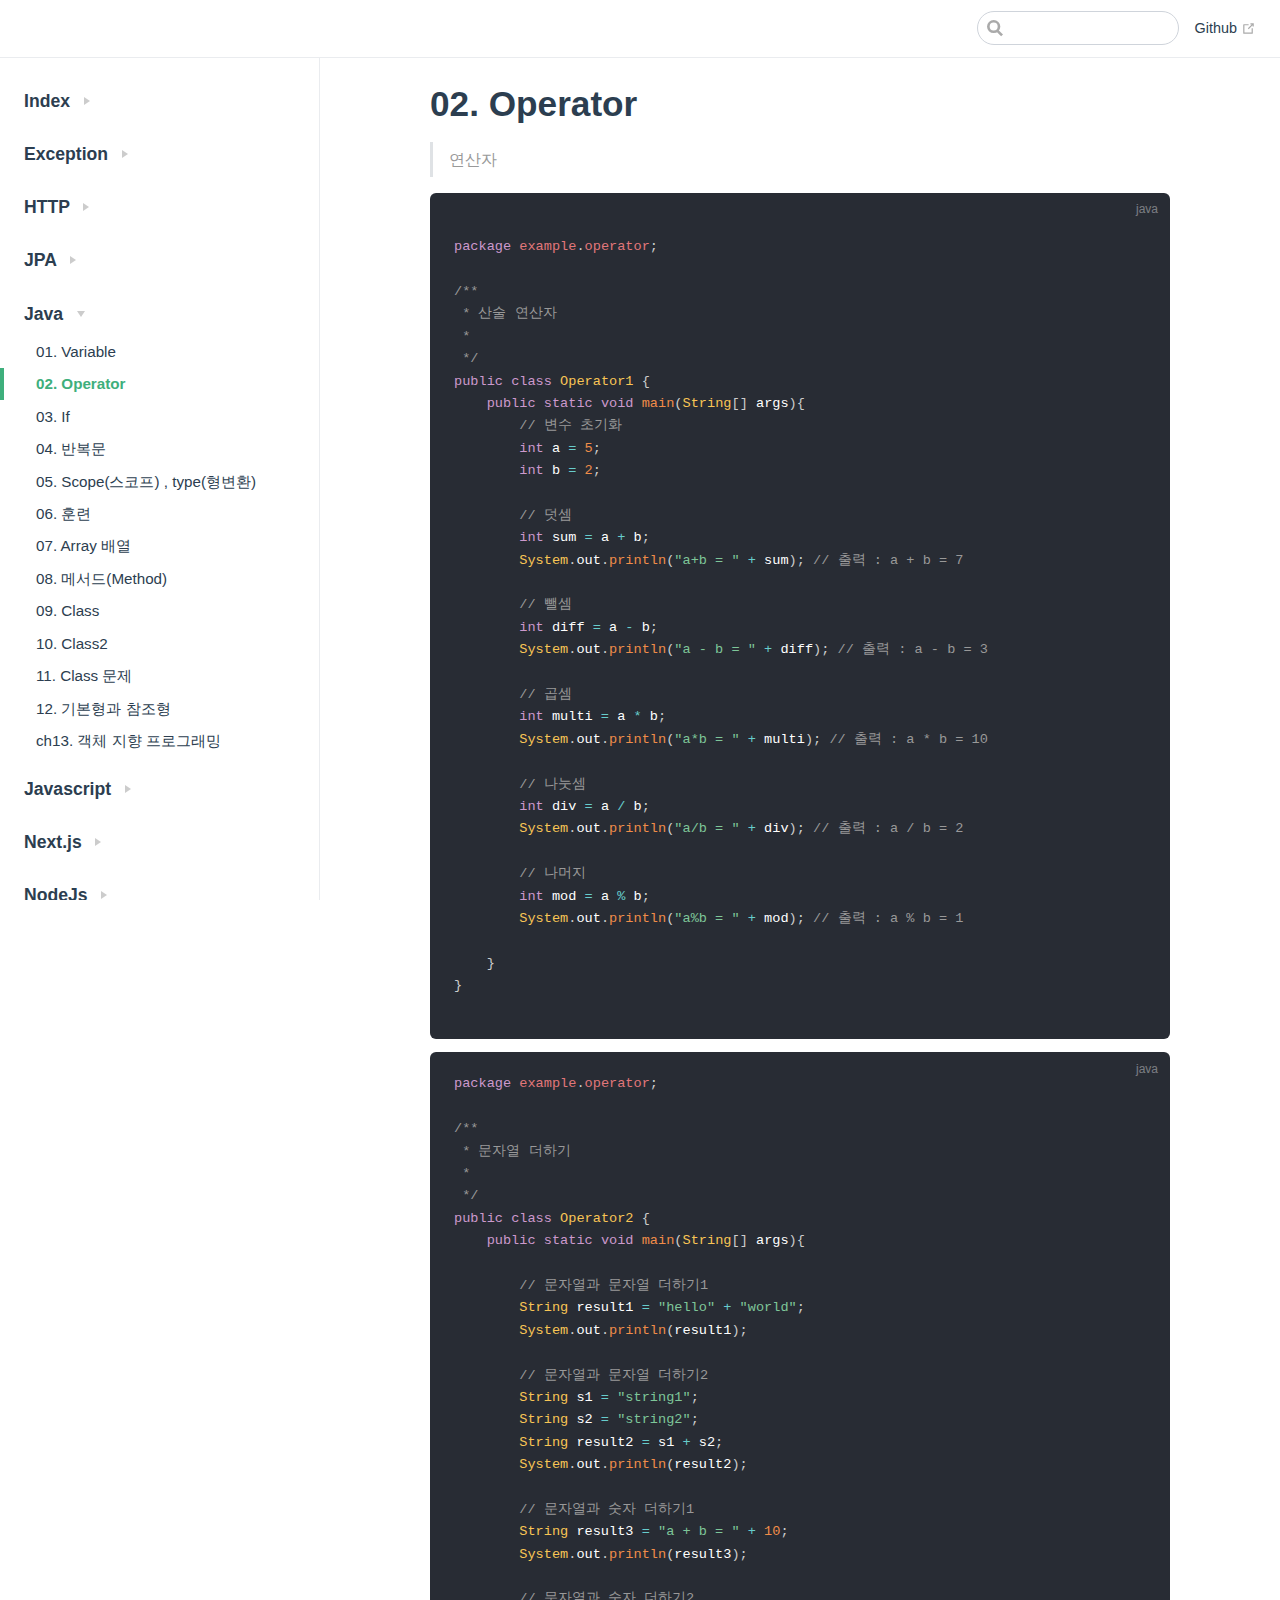
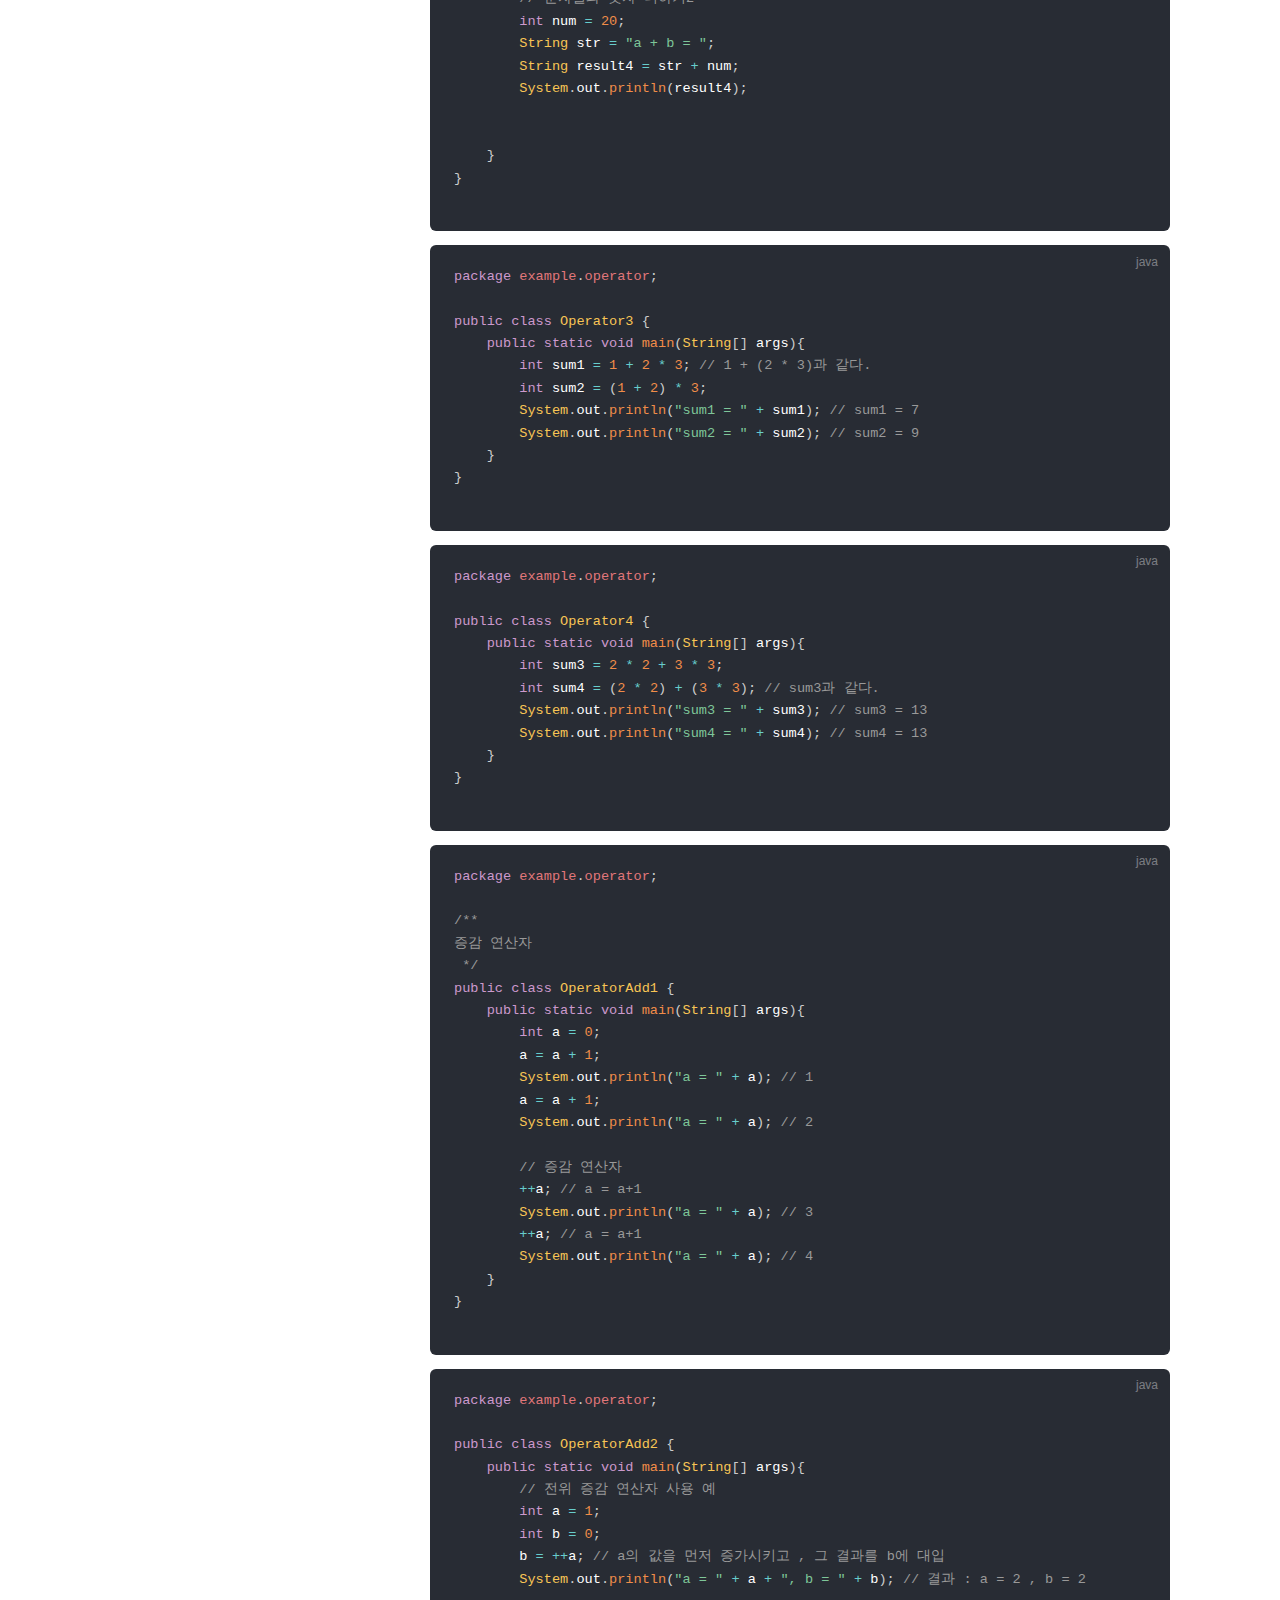
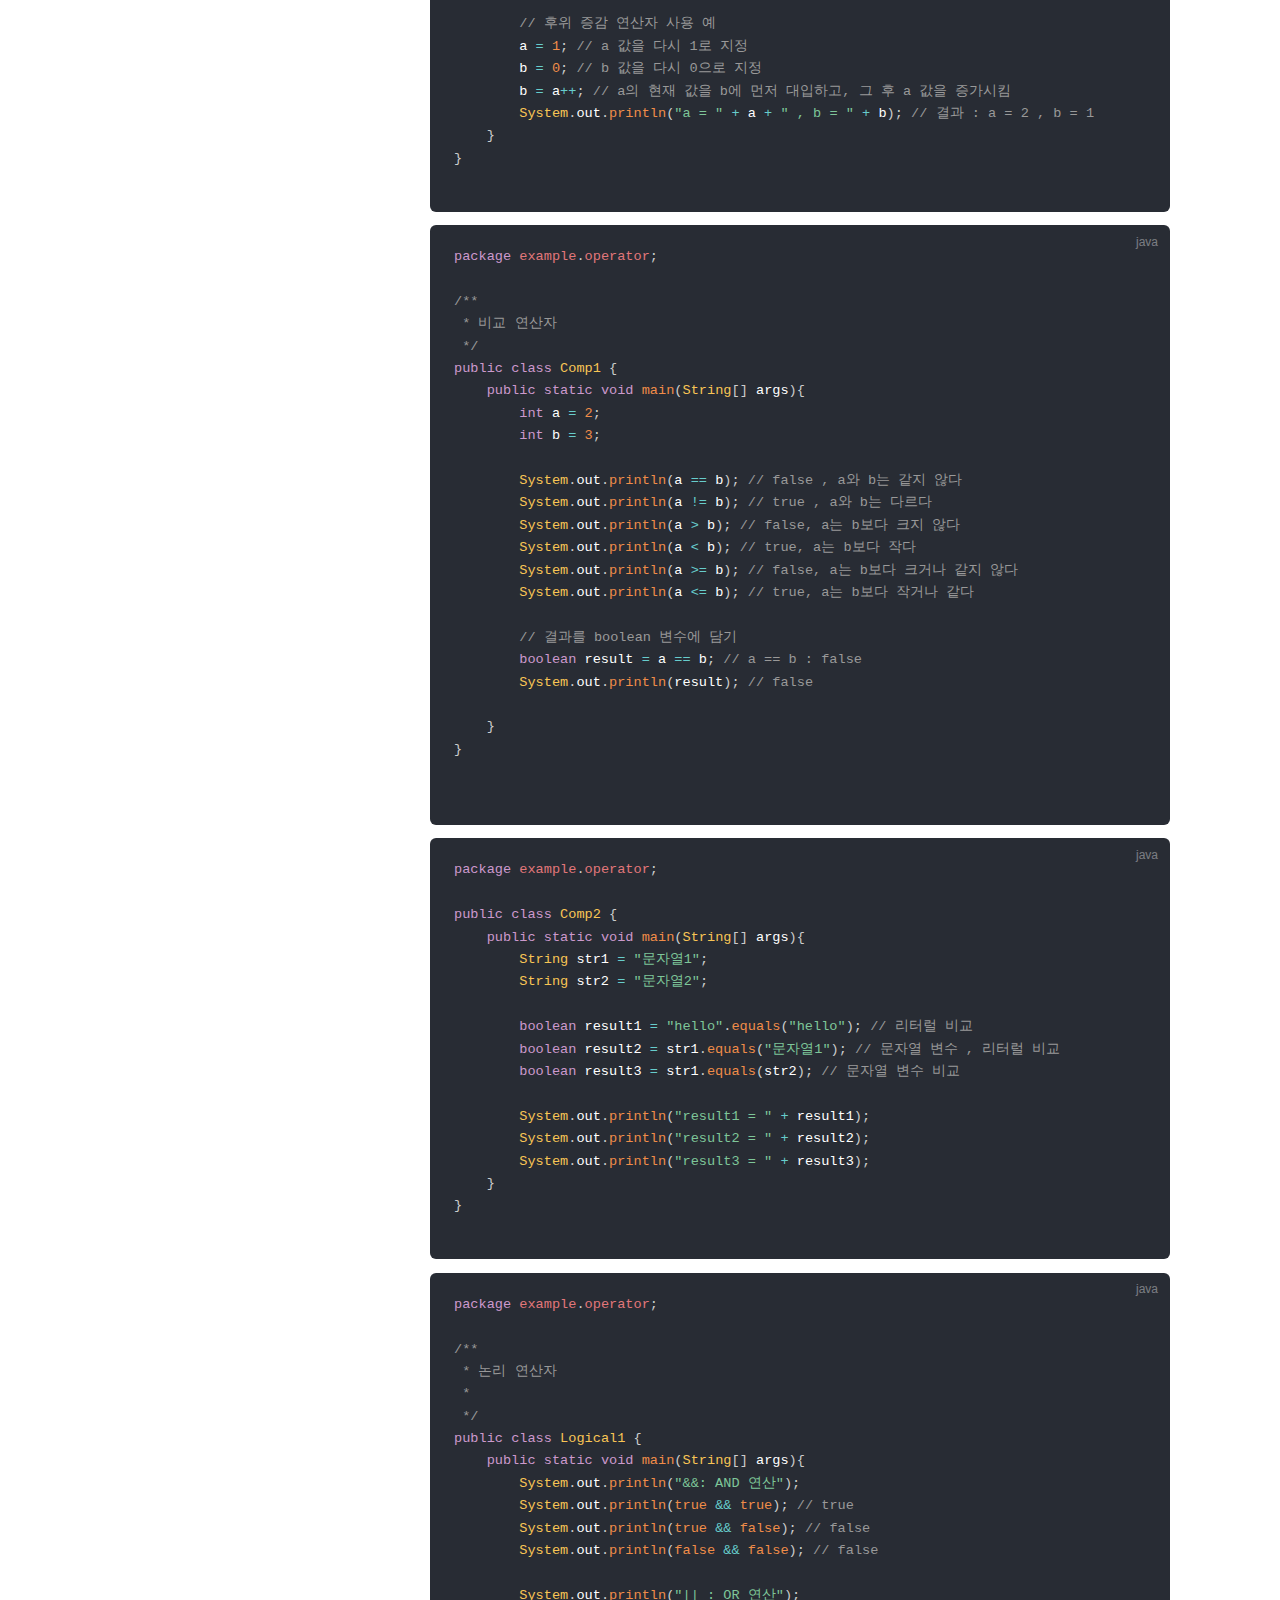
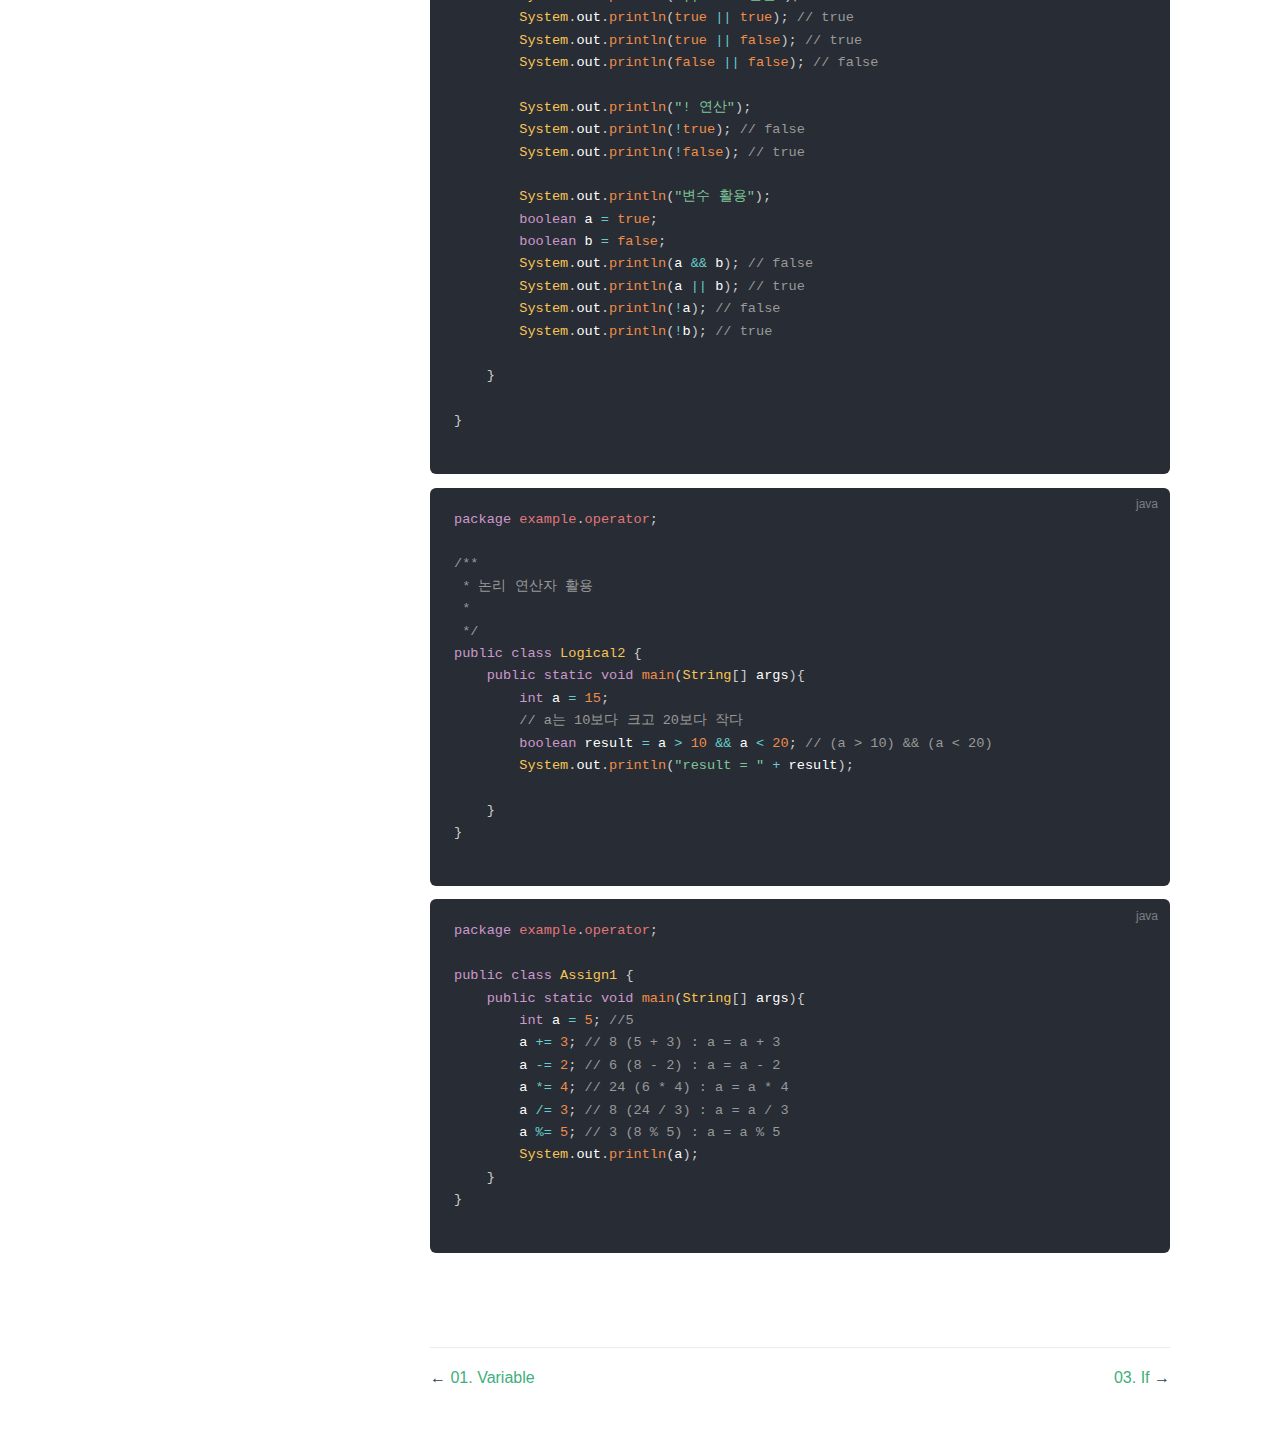
<file: Java/ch02.html>
<!DOCTYPE html>
<html lang="en-US">
  <head>
    <meta charset="utf-8">
    <meta name="viewport" content="width=device-width,initial-scale=1">
    <title>02. Operator</title>
    <meta name="generator" content="VuePress 1.9.10">
    
    <meta name="description" content="desc">
    
    <link rel="preload" href="/assets/css/0.styles.d419143b.css" as="style"><link rel="preload" href="/assets/js/app.7830cfe4.js" as="script"><link rel="preload" href="/assets/js/2.fd64779e.js" as="script"><link rel="preload" href="/assets/js/1.87595a30.js" as="script"><link rel="preload" href="/assets/js/34.45e218be.js" as="script"><link rel="prefetch" href="/assets/js/10.f3b75cb1.js"><link rel="prefetch" href="/assets/js/11.976b005d.js"><link rel="prefetch" href="/assets/js/12.c204bb4e.js"><link rel="prefetch" href="/assets/js/13.73e86676.js"><link rel="prefetch" href="/assets/js/14.42991e2a.js"><link rel="prefetch" href="/assets/js/15.8b128397.js"><link rel="prefetch" href="/assets/js/16.e37df2a1.js"><link rel="prefetch" href="/assets/js/17.1678b209.js"><link rel="prefetch" href="/assets/js/18.87da4873.js"><link rel="prefetch" href="/assets/js/19.0741f0b9.js"><link rel="prefetch" href="/assets/js/20.9f94b747.js"><link rel="prefetch" href="/assets/js/21.60375cff.js"><link rel="prefetch" href="/assets/js/22.a17ebb53.js"><link rel="prefetch" href="/assets/js/23.ab9d8a0f.js"><link rel="prefetch" href="/assets/js/24.7e121ed5.js"><link rel="prefetch" href="/assets/js/25.73b8a6a4.js"><link rel="prefetch" href="/assets/js/26.ce359ca1.js"><link rel="prefetch" href="/assets/js/27.0cb084ba.js"><link rel="prefetch" href="/assets/js/28.59f812d6.js"><link rel="prefetch" href="/assets/js/29.a009643a.js"><link rel="prefetch" href="/assets/js/3.e8eb28a6.js"><link rel="prefetch" href="/assets/js/30.ea581dd5.js"><link rel="prefetch" href="/assets/js/31.be0038aa.js"><link rel="prefetch" href="/assets/js/32.0a1ca104.js"><link rel="prefetch" href="/assets/js/33.1658616c.js"><link rel="prefetch" href="/assets/js/35.80ac5381.js"><link rel="prefetch" href="/assets/js/36.49a57590.js"><link rel="prefetch" href="/assets/js/37.3419deb6.js"><link rel="prefetch" href="/assets/js/38.397d4285.js"><link rel="prefetch" href="/assets/js/39.18bc8ad7.js"><link rel="prefetch" href="/assets/js/4.2b3e3d8f.js"><link rel="prefetch" href="/assets/js/40.aee1c48b.js"><link rel="prefetch" href="/assets/js/41.225ef8ad.js"><link rel="prefetch" href="/assets/js/42.6312b271.js"><link rel="prefetch" href="/assets/js/43.0110f343.js"><link rel="prefetch" href="/assets/js/44.33e42a55.js"><link rel="prefetch" href="/assets/js/45.b70a7a7a.js"><link rel="prefetch" href="/assets/js/46.8d9e6921.js"><link rel="prefetch" href="/assets/js/47.3490c51e.js"><link rel="prefetch" href="/assets/js/48.182fbb4a.js"><link rel="prefetch" href="/assets/js/49.d3ae4809.js"><link rel="prefetch" href="/assets/js/5.45c61f29.js"><link rel="prefetch" href="/assets/js/50.1a650643.js"><link rel="prefetch" href="/assets/js/51.3edaceff.js"><link rel="prefetch" href="/assets/js/52.72b659a4.js"><link rel="prefetch" href="/assets/js/53.c6b09781.js"><link rel="prefetch" href="/assets/js/54.91d225b5.js"><link rel="prefetch" href="/assets/js/55.8239d4b6.js"><link rel="prefetch" href="/assets/js/56.accdeb1a.js"><link rel="prefetch" href="/assets/js/57.74e66176.js"><link rel="prefetch" href="/assets/js/58.d3d1ae16.js"><link rel="prefetch" href="/assets/js/59.bfa191d4.js"><link rel="prefetch" href="/assets/js/6.d4352767.js"><link rel="prefetch" href="/assets/js/60.1b88e0b0.js"><link rel="prefetch" href="/assets/js/61.a7ba7996.js"><link rel="prefetch" href="/assets/js/62.c38e010b.js"><link rel="prefetch" href="/assets/js/63.7ca26ab8.js"><link rel="prefetch" href="/assets/js/64.8fab8344.js"><link rel="prefetch" href="/assets/js/65.6f2489ea.js"><link rel="prefetch" href="/assets/js/66.4ae9de33.js"><link rel="prefetch" href="/assets/js/67.ef7914ff.js"><link rel="prefetch" href="/assets/js/68.43e64c9b.js"><link rel="prefetch" href="/assets/js/7.955a46ff.js"><link rel="prefetch" href="/assets/js/vendors~docsearch.b7a3ab4f.js">
    <link rel="stylesheet" href="/assets/css/0.styles.d419143b.css">
  </head>
  <body>
    <div id="app" data-server-rendered="true"><div class="theme-container"><header class="navbar"><div class="sidebar-button"><svg xmlns="http://www.w3.org/2000/svg" aria-hidden="true" role="img" viewBox="0 0 448 512" class="icon"><path fill="currentColor" d="M436 124H12c-6.627 0-12-5.373-12-12V80c0-6.627 5.373-12 12-12h424c6.627 0 12 5.373 12 12v32c0 6.627-5.373 12-12 12zm0 160H12c-6.627 0-12-5.373-12-12v-32c0-6.627 5.373-12 12-12h424c6.627 0 12 5.373 12 12v32c0 6.627-5.373 12-12 12zm0 160H12c-6.627 0-12-5.373-12-12v-32c0-6.627 5.373-12 12-12h424c6.627 0 12 5.373 12 12v32c0 6.627-5.373 12-12 12z"></path></svg></div> <a href="/" class="home-link router-link-active"></a> <div class="links"><div class="search-box"><input aria-label="Search" autocomplete="off" spellcheck="false" value=""> <!----></div> <nav class="nav-links can-hide"><div class="nav-item"><a href="https://github.com/amazon7737" target="_blank" rel="noopener noreferrer" class="nav-link external">
  Github
  <span><svg xmlns="http://www.w3.org/2000/svg" aria-hidden="true" focusable="false" x="0px" y="0px" viewBox="0 0 100 100" width="15" height="15" class="icon outbound"><path fill="currentColor" d="M18.8,85.1h56l0,0c2.2,0,4-1.8,4-4v-32h-8v28h-48v-48h28v-8h-32l0,0c-2.2,0-4,1.8-4,4v56C14.8,83.3,16.6,85.1,18.8,85.1z"></path> <polygon fill="currentColor" points="45.7,48.7 51.3,54.3 77.2,28.5 77.2,37.2 85.2,37.2 85.2,14.9 62.8,14.9 62.8,22.9 71.5,22.9"></polygon></svg> <span class="sr-only">(opens new window)</span></span></a></div> <!----></nav></div></header> <div class="sidebar-mask"></div> <aside class="sidebar"><nav class="nav-links"><div class="nav-item"><a href="https://github.com/amazon7737" target="_blank" rel="noopener noreferrer" class="nav-link external">
  Github
  <span><svg xmlns="http://www.w3.org/2000/svg" aria-hidden="true" focusable="false" x="0px" y="0px" viewBox="0 0 100 100" width="15" height="15" class="icon outbound"><path fill="currentColor" d="M18.8,85.1h56l0,0c2.2,0,4-1.8,4-4v-32h-8v28h-48v-48h28v-8h-32l0,0c-2.2,0-4,1.8-4,4v56C14.8,83.3,16.6,85.1,18.8,85.1z"></path> <polygon fill="currentColor" points="45.7,48.7 51.3,54.3 77.2,28.5 77.2,37.2 85.2,37.2 85.2,14.9 62.8,14.9 62.8,22.9 71.5,22.9"></polygon></svg> <span class="sr-only">(opens new window)</span></span></a></div> <!----></nav>  <ul class="sidebar-links"><li><section class="sidebar-group collapsable depth-0"><p class="sidebar-heading"><span>Index</span> <span class="arrow right"></span></p> <!----></section></li><li><section class="sidebar-group collapsable depth-0"><p class="sidebar-heading"><span>Exception</span> <span class="arrow right"></span></p> <!----></section></li><li><section class="sidebar-group collapsable depth-0"><p class="sidebar-heading"><span>HTTP</span> <span class="arrow right"></span></p> <!----></section></li><li><section class="sidebar-group collapsable depth-0"><p class="sidebar-heading"><span>JPA</span> <span class="arrow right"></span></p> <!----></section></li><li><section class="sidebar-group collapsable depth-0"><p class="sidebar-heading open"><span>Java</span> <span class="arrow down"></span></p> <ul class="sidebar-links sidebar-group-items"><li><a href="/Java/ch01.html" class="sidebar-link">01. Variable</a></li><li><a href="/Java/ch02.html" aria-current="page" class="active sidebar-link">02. Operator</a></li><li><a href="/Java/ch03.html" class="sidebar-link">03. If</a></li><li><a href="/Java/ch04.html" class="sidebar-link">04. 반복문</a></li><li><a href="/Java/ch05.html" class="sidebar-link">05. Scope(스코프) , type(형변환)</a></li><li><a href="/Java/ch06.html" class="sidebar-link">06. 훈련</a></li><li><a href="/Java/ch07.html" class="sidebar-link">07. Array 배열</a></li><li><a href="/Java/ch08.html" class="sidebar-link">08. 메서드(Method)</a></li><li><a href="/Java/ch09.html" class="sidebar-link">09. Class</a></li><li><a href="/Java/ch10.html" class="sidebar-link">10. Class2</a></li><li><a href="/Java/ch11.html" class="sidebar-link">11. Class 문제</a></li><li><a href="/Java/ch12.html" class="sidebar-link">12. 기본형과 참조형</a></li><li><a href="/Java/ch13.html" class="sidebar-link">ch13. 객체 지향 프로그래밍</a></li></ul></section></li><li><section class="sidebar-group collapsable depth-0"><p class="sidebar-heading"><span>Javascript</span> <span class="arrow right"></span></p> <!----></section></li><li><section class="sidebar-group collapsable depth-0"><p class="sidebar-heading"><span>Next.js</span> <span class="arrow right"></span></p> <!----></section></li><li><section class="sidebar-group collapsable depth-0"><p class="sidebar-heading"><span>NodeJs</span> <span class="arrow right"></span></p> <!----></section></li><li><section class="sidebar-group collapsable depth-0"><p class="sidebar-heading"><span>Spring</span> <span class="arrow right"></span></p> <!----></section></li><li><section class="sidebar-group collapsable depth-0"><p class="sidebar-heading"><span>Toy Project</span> <span class="arrow right"></span></p> <!----></section></li><li><section class="sidebar-group collapsable depth-0"><p class="sidebar-heading"><span>git</span> <span class="arrow right"></span></p> <!----></section></li><li><section class="sidebar-group collapsable depth-0"><p class="sidebar-heading"><span>mysql</span> <span class="arrow right"></span></p> <!----></section></li><li><section class="sidebar-group collapsable depth-0"><p class="sidebar-heading"><span>python</span> <span class="arrow right"></span></p> <!----></section></li><li><section class="sidebar-group collapsable depth-0"><p class="sidebar-heading"><span>데이터베이스</span> <span class="arrow right"></span></p> <!----></section></li><li><section class="sidebar-group collapsable depth-0"><p class="sidebar-heading"><span>데이터베이스 설계 및 구축</span> <span class="arrow right"></span></p> <!----></section></li><li><section class="sidebar-group collapsable depth-0"><p class="sidebar-heading"><span>소프트웨어공학</span> <span class="arrow right"></span></p> <!----></section></li></ul> </aside> <main class="page"> <div class="theme-default-content content__default"><h1 id="_02-operator"><a href="#_02-operator" class="header-anchor">#</a> 02. Operator</h1> <blockquote><p>연산자</p></blockquote> <div class="language-java extra-class"><pre class="language-java"><code>
<span class="token keyword">package</span> <span class="token namespace">example<span class="token punctuation">.</span>operator</span><span class="token punctuation">;</span>

<span class="token comment">/**
 * 산술 연산자
 *
 */</span>
<span class="token keyword">public</span> <span class="token keyword">class</span> <span class="token class-name">Operator1</span> <span class="token punctuation">{</span>
    <span class="token keyword">public</span> <span class="token keyword">static</span> <span class="token keyword">void</span> <span class="token function">main</span><span class="token punctuation">(</span><span class="token class-name">String</span><span class="token punctuation">[</span><span class="token punctuation">]</span> args<span class="token punctuation">)</span><span class="token punctuation">{</span>
        <span class="token comment">// 변수 초기화</span>
        <span class="token keyword">int</span> a <span class="token operator">=</span> <span class="token number">5</span><span class="token punctuation">;</span>
        <span class="token keyword">int</span> b <span class="token operator">=</span> <span class="token number">2</span><span class="token punctuation">;</span>

        <span class="token comment">// 덧셈</span>
        <span class="token keyword">int</span> sum <span class="token operator">=</span> a <span class="token operator">+</span> b<span class="token punctuation">;</span>
        <span class="token class-name">System</span><span class="token punctuation">.</span>out<span class="token punctuation">.</span><span class="token function">println</span><span class="token punctuation">(</span><span class="token string">&quot;a+b = &quot;</span> <span class="token operator">+</span> sum<span class="token punctuation">)</span><span class="token punctuation">;</span> <span class="token comment">// 출력 : a + b = 7</span>

        <span class="token comment">// 뺄셈</span>
        <span class="token keyword">int</span> diff <span class="token operator">=</span> a <span class="token operator">-</span> b<span class="token punctuation">;</span>
        <span class="token class-name">System</span><span class="token punctuation">.</span>out<span class="token punctuation">.</span><span class="token function">println</span><span class="token punctuation">(</span><span class="token string">&quot;a - b = &quot;</span> <span class="token operator">+</span> diff<span class="token punctuation">)</span><span class="token punctuation">;</span> <span class="token comment">// 출력 : a - b = 3</span>

        <span class="token comment">// 곱셈</span>
        <span class="token keyword">int</span> multi <span class="token operator">=</span> a <span class="token operator">*</span> b<span class="token punctuation">;</span>
        <span class="token class-name">System</span><span class="token punctuation">.</span>out<span class="token punctuation">.</span><span class="token function">println</span><span class="token punctuation">(</span><span class="token string">&quot;a*b = &quot;</span> <span class="token operator">+</span> multi<span class="token punctuation">)</span><span class="token punctuation">;</span> <span class="token comment">// 출력 : a * b = 10</span>

        <span class="token comment">// 나눗셈</span>
        <span class="token keyword">int</span> div <span class="token operator">=</span> a <span class="token operator">/</span> b<span class="token punctuation">;</span>
        <span class="token class-name">System</span><span class="token punctuation">.</span>out<span class="token punctuation">.</span><span class="token function">println</span><span class="token punctuation">(</span><span class="token string">&quot;a/b = &quot;</span> <span class="token operator">+</span> div<span class="token punctuation">)</span><span class="token punctuation">;</span> <span class="token comment">// 출력 : a / b = 2</span>

        <span class="token comment">// 나머지</span>
        <span class="token keyword">int</span> mod <span class="token operator">=</span> a <span class="token operator">%</span> b<span class="token punctuation">;</span>
        <span class="token class-name">System</span><span class="token punctuation">.</span>out<span class="token punctuation">.</span><span class="token function">println</span><span class="token punctuation">(</span><span class="token string">&quot;a%b = &quot;</span> <span class="token operator">+</span> mod<span class="token punctuation">)</span><span class="token punctuation">;</span> <span class="token comment">// 출력 : a % b = 1</span>

    <span class="token punctuation">}</span>
<span class="token punctuation">}</span>

</code></pre></div><div class="language-java extra-class"><pre class="language-java"><code><span class="token keyword">package</span> <span class="token namespace">example<span class="token punctuation">.</span>operator</span><span class="token punctuation">;</span>

<span class="token comment">/**
 * 문자열 더하기
 *
 */</span>
<span class="token keyword">public</span> <span class="token keyword">class</span> <span class="token class-name">Operator2</span> <span class="token punctuation">{</span>
    <span class="token keyword">public</span> <span class="token keyword">static</span> <span class="token keyword">void</span> <span class="token function">main</span><span class="token punctuation">(</span><span class="token class-name">String</span><span class="token punctuation">[</span><span class="token punctuation">]</span> args<span class="token punctuation">)</span><span class="token punctuation">{</span>

        <span class="token comment">// 문자열과 문자열 더하기1</span>
        <span class="token class-name">String</span> result1 <span class="token operator">=</span> <span class="token string">&quot;hello&quot;</span> <span class="token operator">+</span> <span class="token string">&quot;world&quot;</span><span class="token punctuation">;</span>
        <span class="token class-name">System</span><span class="token punctuation">.</span>out<span class="token punctuation">.</span><span class="token function">println</span><span class="token punctuation">(</span>result1<span class="token punctuation">)</span><span class="token punctuation">;</span>

        <span class="token comment">// 문자열과 문자열 더하기2</span>
        <span class="token class-name">String</span> s1 <span class="token operator">=</span> <span class="token string">&quot;string1&quot;</span><span class="token punctuation">;</span>
        <span class="token class-name">String</span> s2 <span class="token operator">=</span> <span class="token string">&quot;string2&quot;</span><span class="token punctuation">;</span>
        <span class="token class-name">String</span> result2 <span class="token operator">=</span> s1 <span class="token operator">+</span> s2<span class="token punctuation">;</span>
        <span class="token class-name">System</span><span class="token punctuation">.</span>out<span class="token punctuation">.</span><span class="token function">println</span><span class="token punctuation">(</span>result2<span class="token punctuation">)</span><span class="token punctuation">;</span>

        <span class="token comment">// 문자열과 숫자 더하기1</span>
        <span class="token class-name">String</span> result3 <span class="token operator">=</span> <span class="token string">&quot;a + b = &quot;</span> <span class="token operator">+</span> <span class="token number">10</span><span class="token punctuation">;</span>
        <span class="token class-name">System</span><span class="token punctuation">.</span>out<span class="token punctuation">.</span><span class="token function">println</span><span class="token punctuation">(</span>result3<span class="token punctuation">)</span><span class="token punctuation">;</span>

        <span class="token comment">// 문자열과 숫자 더하기2</span>
        <span class="token keyword">int</span> num <span class="token operator">=</span> <span class="token number">20</span><span class="token punctuation">;</span>
        <span class="token class-name">String</span> str <span class="token operator">=</span> <span class="token string">&quot;a + b = &quot;</span><span class="token punctuation">;</span>
        <span class="token class-name">String</span> result4 <span class="token operator">=</span> str <span class="token operator">+</span> num<span class="token punctuation">;</span>
        <span class="token class-name">System</span><span class="token punctuation">.</span>out<span class="token punctuation">.</span><span class="token function">println</span><span class="token punctuation">(</span>result4<span class="token punctuation">)</span><span class="token punctuation">;</span>


    <span class="token punctuation">}</span>
<span class="token punctuation">}</span>

</code></pre></div><div class="language-java extra-class"><pre class="language-java"><code><span class="token keyword">package</span> <span class="token namespace">example<span class="token punctuation">.</span>operator</span><span class="token punctuation">;</span>

<span class="token keyword">public</span> <span class="token keyword">class</span> <span class="token class-name">Operator3</span> <span class="token punctuation">{</span>
    <span class="token keyword">public</span> <span class="token keyword">static</span> <span class="token keyword">void</span> <span class="token function">main</span><span class="token punctuation">(</span><span class="token class-name">String</span><span class="token punctuation">[</span><span class="token punctuation">]</span> args<span class="token punctuation">)</span><span class="token punctuation">{</span>
        <span class="token keyword">int</span> sum1 <span class="token operator">=</span> <span class="token number">1</span> <span class="token operator">+</span> <span class="token number">2</span> <span class="token operator">*</span> <span class="token number">3</span><span class="token punctuation">;</span> <span class="token comment">// 1 + (2 * 3)과 같다.</span>
        <span class="token keyword">int</span> sum2 <span class="token operator">=</span> <span class="token punctuation">(</span><span class="token number">1</span> <span class="token operator">+</span> <span class="token number">2</span><span class="token punctuation">)</span> <span class="token operator">*</span> <span class="token number">3</span><span class="token punctuation">;</span>
        <span class="token class-name">System</span><span class="token punctuation">.</span>out<span class="token punctuation">.</span><span class="token function">println</span><span class="token punctuation">(</span><span class="token string">&quot;sum1 = &quot;</span> <span class="token operator">+</span> sum1<span class="token punctuation">)</span><span class="token punctuation">;</span> <span class="token comment">// sum1 = 7</span>
        <span class="token class-name">System</span><span class="token punctuation">.</span>out<span class="token punctuation">.</span><span class="token function">println</span><span class="token punctuation">(</span><span class="token string">&quot;sum2 = &quot;</span> <span class="token operator">+</span> sum2<span class="token punctuation">)</span><span class="token punctuation">;</span> <span class="token comment">// sum2 = 9</span>
    <span class="token punctuation">}</span>
<span class="token punctuation">}</span>

</code></pre></div><div class="language-java extra-class"><pre class="language-java"><code><span class="token keyword">package</span> <span class="token namespace">example<span class="token punctuation">.</span>operator</span><span class="token punctuation">;</span>

<span class="token keyword">public</span> <span class="token keyword">class</span> <span class="token class-name">Operator4</span> <span class="token punctuation">{</span>
    <span class="token keyword">public</span> <span class="token keyword">static</span> <span class="token keyword">void</span> <span class="token function">main</span><span class="token punctuation">(</span><span class="token class-name">String</span><span class="token punctuation">[</span><span class="token punctuation">]</span> args<span class="token punctuation">)</span><span class="token punctuation">{</span>
        <span class="token keyword">int</span> sum3 <span class="token operator">=</span> <span class="token number">2</span> <span class="token operator">*</span> <span class="token number">2</span> <span class="token operator">+</span> <span class="token number">3</span> <span class="token operator">*</span> <span class="token number">3</span><span class="token punctuation">;</span>
        <span class="token keyword">int</span> sum4 <span class="token operator">=</span> <span class="token punctuation">(</span><span class="token number">2</span> <span class="token operator">*</span> <span class="token number">2</span><span class="token punctuation">)</span> <span class="token operator">+</span> <span class="token punctuation">(</span><span class="token number">3</span> <span class="token operator">*</span> <span class="token number">3</span><span class="token punctuation">)</span><span class="token punctuation">;</span> <span class="token comment">// sum3과 같다.</span>
        <span class="token class-name">System</span><span class="token punctuation">.</span>out<span class="token punctuation">.</span><span class="token function">println</span><span class="token punctuation">(</span><span class="token string">&quot;sum3 = &quot;</span> <span class="token operator">+</span> sum3<span class="token punctuation">)</span><span class="token punctuation">;</span> <span class="token comment">// sum3 = 13</span>
        <span class="token class-name">System</span><span class="token punctuation">.</span>out<span class="token punctuation">.</span><span class="token function">println</span><span class="token punctuation">(</span><span class="token string">&quot;sum4 = &quot;</span> <span class="token operator">+</span> sum4<span class="token punctuation">)</span><span class="token punctuation">;</span> <span class="token comment">// sum4 = 13</span>
    <span class="token punctuation">}</span>
<span class="token punctuation">}</span>

</code></pre></div><div class="language-java extra-class"><pre class="language-java"><code><span class="token keyword">package</span> <span class="token namespace">example<span class="token punctuation">.</span>operator</span><span class="token punctuation">;</span>

<span class="token comment">/**
증감 연산자
 */</span>
<span class="token keyword">public</span> <span class="token keyword">class</span> <span class="token class-name">OperatorAdd1</span> <span class="token punctuation">{</span>
    <span class="token keyword">public</span> <span class="token keyword">static</span> <span class="token keyword">void</span> <span class="token function">main</span><span class="token punctuation">(</span><span class="token class-name">String</span><span class="token punctuation">[</span><span class="token punctuation">]</span> args<span class="token punctuation">)</span><span class="token punctuation">{</span>
        <span class="token keyword">int</span> a <span class="token operator">=</span> <span class="token number">0</span><span class="token punctuation">;</span>
        a <span class="token operator">=</span> a <span class="token operator">+</span> <span class="token number">1</span><span class="token punctuation">;</span>
        <span class="token class-name">System</span><span class="token punctuation">.</span>out<span class="token punctuation">.</span><span class="token function">println</span><span class="token punctuation">(</span><span class="token string">&quot;a = &quot;</span> <span class="token operator">+</span> a<span class="token punctuation">)</span><span class="token punctuation">;</span> <span class="token comment">// 1</span>
        a <span class="token operator">=</span> a <span class="token operator">+</span> <span class="token number">1</span><span class="token punctuation">;</span>
        <span class="token class-name">System</span><span class="token punctuation">.</span>out<span class="token punctuation">.</span><span class="token function">println</span><span class="token punctuation">(</span><span class="token string">&quot;a = &quot;</span> <span class="token operator">+</span> a<span class="token punctuation">)</span><span class="token punctuation">;</span> <span class="token comment">// 2</span>

        <span class="token comment">// 증감 연산자</span>
        <span class="token operator">++</span>a<span class="token punctuation">;</span> <span class="token comment">// a = a+1</span>
        <span class="token class-name">System</span><span class="token punctuation">.</span>out<span class="token punctuation">.</span><span class="token function">println</span><span class="token punctuation">(</span><span class="token string">&quot;a = &quot;</span> <span class="token operator">+</span> a<span class="token punctuation">)</span><span class="token punctuation">;</span> <span class="token comment">// 3</span>
        <span class="token operator">++</span>a<span class="token punctuation">;</span> <span class="token comment">// a = a+1</span>
        <span class="token class-name">System</span><span class="token punctuation">.</span>out<span class="token punctuation">.</span><span class="token function">println</span><span class="token punctuation">(</span><span class="token string">&quot;a = &quot;</span> <span class="token operator">+</span> a<span class="token punctuation">)</span><span class="token punctuation">;</span> <span class="token comment">// 4</span>
    <span class="token punctuation">}</span>
<span class="token punctuation">}</span>

</code></pre></div><div class="language-java extra-class"><pre class="language-java"><code><span class="token keyword">package</span> <span class="token namespace">example<span class="token punctuation">.</span>operator</span><span class="token punctuation">;</span>

<span class="token keyword">public</span> <span class="token keyword">class</span> <span class="token class-name">OperatorAdd2</span> <span class="token punctuation">{</span>
    <span class="token keyword">public</span> <span class="token keyword">static</span> <span class="token keyword">void</span> <span class="token function">main</span><span class="token punctuation">(</span><span class="token class-name">String</span><span class="token punctuation">[</span><span class="token punctuation">]</span> args<span class="token punctuation">)</span><span class="token punctuation">{</span>
        <span class="token comment">// 전위 증감 연산자 사용 예</span>
        <span class="token keyword">int</span> a <span class="token operator">=</span> <span class="token number">1</span><span class="token punctuation">;</span>
        <span class="token keyword">int</span> b <span class="token operator">=</span> <span class="token number">0</span><span class="token punctuation">;</span>
        b <span class="token operator">=</span> <span class="token operator">++</span>a<span class="token punctuation">;</span> <span class="token comment">// a의 값을 먼저 증가시키고 , 그 결과를 b에 대입</span>
        <span class="token class-name">System</span><span class="token punctuation">.</span>out<span class="token punctuation">.</span><span class="token function">println</span><span class="token punctuation">(</span><span class="token string">&quot;a = &quot;</span> <span class="token operator">+</span> a <span class="token operator">+</span> <span class="token string">&quot;, b = &quot;</span> <span class="token operator">+</span> b<span class="token punctuation">)</span><span class="token punctuation">;</span> <span class="token comment">// 결과 : a = 2 , b = 2</span>

        <span class="token comment">// 후위 증감 연산자 사용 예</span>
        a <span class="token operator">=</span> <span class="token number">1</span><span class="token punctuation">;</span> <span class="token comment">// a 값을 다시 1로 지정</span>
        b <span class="token operator">=</span> <span class="token number">0</span><span class="token punctuation">;</span> <span class="token comment">// b 값을 다시 0으로 지정</span>
        b <span class="token operator">=</span> a<span class="token operator">++</span><span class="token punctuation">;</span> <span class="token comment">// a의 현재 값을 b에 먼저 대입하고, 그 후 a 값을 증가시킴</span>
        <span class="token class-name">System</span><span class="token punctuation">.</span>out<span class="token punctuation">.</span><span class="token function">println</span><span class="token punctuation">(</span><span class="token string">&quot;a = &quot;</span> <span class="token operator">+</span> a <span class="token operator">+</span> <span class="token string">&quot; , b = &quot;</span> <span class="token operator">+</span> b<span class="token punctuation">)</span><span class="token punctuation">;</span> <span class="token comment">// 결과 : a = 2 , b = 1</span>
    <span class="token punctuation">}</span>
<span class="token punctuation">}</span>

</code></pre></div><div class="language-java extra-class"><pre class="language-java"><code><span class="token keyword">package</span> <span class="token namespace">example<span class="token punctuation">.</span>operator</span><span class="token punctuation">;</span>

<span class="token comment">/**
 * 비교 연산자
 */</span>
<span class="token keyword">public</span> <span class="token keyword">class</span> <span class="token class-name">Comp1</span> <span class="token punctuation">{</span>
    <span class="token keyword">public</span> <span class="token keyword">static</span> <span class="token keyword">void</span> <span class="token function">main</span><span class="token punctuation">(</span><span class="token class-name">String</span><span class="token punctuation">[</span><span class="token punctuation">]</span> args<span class="token punctuation">)</span><span class="token punctuation">{</span>
        <span class="token keyword">int</span> a <span class="token operator">=</span> <span class="token number">2</span><span class="token punctuation">;</span>
        <span class="token keyword">int</span> b <span class="token operator">=</span> <span class="token number">3</span><span class="token punctuation">;</span>

        <span class="token class-name">System</span><span class="token punctuation">.</span>out<span class="token punctuation">.</span><span class="token function">println</span><span class="token punctuation">(</span>a <span class="token operator">==</span> b<span class="token punctuation">)</span><span class="token punctuation">;</span> <span class="token comment">// false , a와 b는 같지 않다</span>
        <span class="token class-name">System</span><span class="token punctuation">.</span>out<span class="token punctuation">.</span><span class="token function">println</span><span class="token punctuation">(</span>a <span class="token operator">!=</span> b<span class="token punctuation">)</span><span class="token punctuation">;</span> <span class="token comment">// true , a와 b는 다르다</span>
        <span class="token class-name">System</span><span class="token punctuation">.</span>out<span class="token punctuation">.</span><span class="token function">println</span><span class="token punctuation">(</span>a <span class="token operator">&gt;</span> b<span class="token punctuation">)</span><span class="token punctuation">;</span> <span class="token comment">// false, a는 b보다 크지 않다</span>
        <span class="token class-name">System</span><span class="token punctuation">.</span>out<span class="token punctuation">.</span><span class="token function">println</span><span class="token punctuation">(</span>a <span class="token operator">&lt;</span> b<span class="token punctuation">)</span><span class="token punctuation">;</span> <span class="token comment">// true, a는 b보다 작다</span>
        <span class="token class-name">System</span><span class="token punctuation">.</span>out<span class="token punctuation">.</span><span class="token function">println</span><span class="token punctuation">(</span>a <span class="token operator">&gt;=</span> b<span class="token punctuation">)</span><span class="token punctuation">;</span> <span class="token comment">// false, a는 b보다 크거나 같지 않다</span>
        <span class="token class-name">System</span><span class="token punctuation">.</span>out<span class="token punctuation">.</span><span class="token function">println</span><span class="token punctuation">(</span>a <span class="token operator">&lt;=</span> b<span class="token punctuation">)</span><span class="token punctuation">;</span> <span class="token comment">// true, a는 b보다 작거나 같다</span>

        <span class="token comment">// 결과를 boolean 변수에 담기</span>
        <span class="token keyword">boolean</span> result <span class="token operator">=</span> a <span class="token operator">==</span> b<span class="token punctuation">;</span> <span class="token comment">// a == b : false</span>
        <span class="token class-name">System</span><span class="token punctuation">.</span>out<span class="token punctuation">.</span><span class="token function">println</span><span class="token punctuation">(</span>result<span class="token punctuation">)</span><span class="token punctuation">;</span> <span class="token comment">// false</span>

    <span class="token punctuation">}</span>
<span class="token punctuation">}</span>


</code></pre></div><div class="language-java extra-class"><pre class="language-java"><code><span class="token keyword">package</span> <span class="token namespace">example<span class="token punctuation">.</span>operator</span><span class="token punctuation">;</span>

<span class="token keyword">public</span> <span class="token keyword">class</span> <span class="token class-name">Comp2</span> <span class="token punctuation">{</span>
    <span class="token keyword">public</span> <span class="token keyword">static</span> <span class="token keyword">void</span> <span class="token function">main</span><span class="token punctuation">(</span><span class="token class-name">String</span><span class="token punctuation">[</span><span class="token punctuation">]</span> args<span class="token punctuation">)</span><span class="token punctuation">{</span>
        <span class="token class-name">String</span> str1 <span class="token operator">=</span> <span class="token string">&quot;문자열1&quot;</span><span class="token punctuation">;</span>
        <span class="token class-name">String</span> str2 <span class="token operator">=</span> <span class="token string">&quot;문자열2&quot;</span><span class="token punctuation">;</span>

        <span class="token keyword">boolean</span> result1 <span class="token operator">=</span> <span class="token string">&quot;hello&quot;</span><span class="token punctuation">.</span><span class="token function">equals</span><span class="token punctuation">(</span><span class="token string">&quot;hello&quot;</span><span class="token punctuation">)</span><span class="token punctuation">;</span> <span class="token comment">// 리터럴 비교</span>
        <span class="token keyword">boolean</span> result2 <span class="token operator">=</span> str1<span class="token punctuation">.</span><span class="token function">equals</span><span class="token punctuation">(</span><span class="token string">&quot;문자열1&quot;</span><span class="token punctuation">)</span><span class="token punctuation">;</span> <span class="token comment">// 문자열 변수 , 리터럴 비교</span>
        <span class="token keyword">boolean</span> result3 <span class="token operator">=</span> str1<span class="token punctuation">.</span><span class="token function">equals</span><span class="token punctuation">(</span>str2<span class="token punctuation">)</span><span class="token punctuation">;</span> <span class="token comment">// 문자열 변수 비교</span>

        <span class="token class-name">System</span><span class="token punctuation">.</span>out<span class="token punctuation">.</span><span class="token function">println</span><span class="token punctuation">(</span><span class="token string">&quot;result1 = &quot;</span> <span class="token operator">+</span> result1<span class="token punctuation">)</span><span class="token punctuation">;</span>
        <span class="token class-name">System</span><span class="token punctuation">.</span>out<span class="token punctuation">.</span><span class="token function">println</span><span class="token punctuation">(</span><span class="token string">&quot;result2 = &quot;</span> <span class="token operator">+</span> result2<span class="token punctuation">)</span><span class="token punctuation">;</span>
        <span class="token class-name">System</span><span class="token punctuation">.</span>out<span class="token punctuation">.</span><span class="token function">println</span><span class="token punctuation">(</span><span class="token string">&quot;result3 = &quot;</span> <span class="token operator">+</span> result3<span class="token punctuation">)</span><span class="token punctuation">;</span>
    <span class="token punctuation">}</span>
<span class="token punctuation">}</span>

</code></pre></div><div class="language-java extra-class"><pre class="language-java"><code><span class="token keyword">package</span> <span class="token namespace">example<span class="token punctuation">.</span>operator</span><span class="token punctuation">;</span>

<span class="token comment">/**
 * 논리 연산자
 *
 */</span>
<span class="token keyword">public</span> <span class="token keyword">class</span> <span class="token class-name">Logical1</span> <span class="token punctuation">{</span>
    <span class="token keyword">public</span> <span class="token keyword">static</span> <span class="token keyword">void</span> <span class="token function">main</span><span class="token punctuation">(</span><span class="token class-name">String</span><span class="token punctuation">[</span><span class="token punctuation">]</span> args<span class="token punctuation">)</span><span class="token punctuation">{</span>
        <span class="token class-name">System</span><span class="token punctuation">.</span>out<span class="token punctuation">.</span><span class="token function">println</span><span class="token punctuation">(</span><span class="token string">&quot;&amp;&amp;: AND 연산&quot;</span><span class="token punctuation">)</span><span class="token punctuation">;</span>
        <span class="token class-name">System</span><span class="token punctuation">.</span>out<span class="token punctuation">.</span><span class="token function">println</span><span class="token punctuation">(</span><span class="token boolean">true</span> <span class="token operator">&amp;&amp;</span> <span class="token boolean">true</span><span class="token punctuation">)</span><span class="token punctuation">;</span> <span class="token comment">// true</span>
        <span class="token class-name">System</span><span class="token punctuation">.</span>out<span class="token punctuation">.</span><span class="token function">println</span><span class="token punctuation">(</span><span class="token boolean">true</span> <span class="token operator">&amp;&amp;</span> <span class="token boolean">false</span><span class="token punctuation">)</span><span class="token punctuation">;</span> <span class="token comment">// false</span>
        <span class="token class-name">System</span><span class="token punctuation">.</span>out<span class="token punctuation">.</span><span class="token function">println</span><span class="token punctuation">(</span><span class="token boolean">false</span> <span class="token operator">&amp;&amp;</span> <span class="token boolean">false</span><span class="token punctuation">)</span><span class="token punctuation">;</span> <span class="token comment">// false</span>

        <span class="token class-name">System</span><span class="token punctuation">.</span>out<span class="token punctuation">.</span><span class="token function">println</span><span class="token punctuation">(</span><span class="token string">&quot;|| : OR 연산&quot;</span><span class="token punctuation">)</span><span class="token punctuation">;</span>
        <span class="token class-name">System</span><span class="token punctuation">.</span>out<span class="token punctuation">.</span><span class="token function">println</span><span class="token punctuation">(</span><span class="token boolean">true</span> <span class="token operator">||</span> <span class="token boolean">true</span><span class="token punctuation">)</span><span class="token punctuation">;</span> <span class="token comment">// true</span>
        <span class="token class-name">System</span><span class="token punctuation">.</span>out<span class="token punctuation">.</span><span class="token function">println</span><span class="token punctuation">(</span><span class="token boolean">true</span> <span class="token operator">||</span> <span class="token boolean">false</span><span class="token punctuation">)</span><span class="token punctuation">;</span> <span class="token comment">// true</span>
        <span class="token class-name">System</span><span class="token punctuation">.</span>out<span class="token punctuation">.</span><span class="token function">println</span><span class="token punctuation">(</span><span class="token boolean">false</span> <span class="token operator">||</span> <span class="token boolean">false</span><span class="token punctuation">)</span><span class="token punctuation">;</span> <span class="token comment">// false</span>

        <span class="token class-name">System</span><span class="token punctuation">.</span>out<span class="token punctuation">.</span><span class="token function">println</span><span class="token punctuation">(</span><span class="token string">&quot;! 연산&quot;</span><span class="token punctuation">)</span><span class="token punctuation">;</span>
        <span class="token class-name">System</span><span class="token punctuation">.</span>out<span class="token punctuation">.</span><span class="token function">println</span><span class="token punctuation">(</span><span class="token operator">!</span><span class="token boolean">true</span><span class="token punctuation">)</span><span class="token punctuation">;</span> <span class="token comment">// false</span>
        <span class="token class-name">System</span><span class="token punctuation">.</span>out<span class="token punctuation">.</span><span class="token function">println</span><span class="token punctuation">(</span><span class="token operator">!</span><span class="token boolean">false</span><span class="token punctuation">)</span><span class="token punctuation">;</span> <span class="token comment">// true</span>

        <span class="token class-name">System</span><span class="token punctuation">.</span>out<span class="token punctuation">.</span><span class="token function">println</span><span class="token punctuation">(</span><span class="token string">&quot;변수 활용&quot;</span><span class="token punctuation">)</span><span class="token punctuation">;</span>
        <span class="token keyword">boolean</span> a <span class="token operator">=</span> <span class="token boolean">true</span><span class="token punctuation">;</span>
        <span class="token keyword">boolean</span> b <span class="token operator">=</span> <span class="token boolean">false</span><span class="token punctuation">;</span>
        <span class="token class-name">System</span><span class="token punctuation">.</span>out<span class="token punctuation">.</span><span class="token function">println</span><span class="token punctuation">(</span>a <span class="token operator">&amp;&amp;</span> b<span class="token punctuation">)</span><span class="token punctuation">;</span> <span class="token comment">// false</span>
        <span class="token class-name">System</span><span class="token punctuation">.</span>out<span class="token punctuation">.</span><span class="token function">println</span><span class="token punctuation">(</span>a <span class="token operator">||</span> b<span class="token punctuation">)</span><span class="token punctuation">;</span> <span class="token comment">// true</span>
        <span class="token class-name">System</span><span class="token punctuation">.</span>out<span class="token punctuation">.</span><span class="token function">println</span><span class="token punctuation">(</span><span class="token operator">!</span>a<span class="token punctuation">)</span><span class="token punctuation">;</span> <span class="token comment">// false</span>
        <span class="token class-name">System</span><span class="token punctuation">.</span>out<span class="token punctuation">.</span><span class="token function">println</span><span class="token punctuation">(</span><span class="token operator">!</span>b<span class="token punctuation">)</span><span class="token punctuation">;</span> <span class="token comment">// true</span>

    <span class="token punctuation">}</span>

<span class="token punctuation">}</span>

</code></pre></div><div class="language-java extra-class"><pre class="language-java"><code><span class="token keyword">package</span> <span class="token namespace">example<span class="token punctuation">.</span>operator</span><span class="token punctuation">;</span>

<span class="token comment">/**
 * 논리 연산자 활용
 *
 */</span>
<span class="token keyword">public</span> <span class="token keyword">class</span> <span class="token class-name">Logical2</span> <span class="token punctuation">{</span>
    <span class="token keyword">public</span> <span class="token keyword">static</span> <span class="token keyword">void</span> <span class="token function">main</span><span class="token punctuation">(</span><span class="token class-name">String</span><span class="token punctuation">[</span><span class="token punctuation">]</span> args<span class="token punctuation">)</span><span class="token punctuation">{</span>
        <span class="token keyword">int</span> a <span class="token operator">=</span> <span class="token number">15</span><span class="token punctuation">;</span>
        <span class="token comment">// a는 10보다 크고 20보다 작다</span>
        <span class="token keyword">boolean</span> result <span class="token operator">=</span> a <span class="token operator">&gt;</span> <span class="token number">10</span> <span class="token operator">&amp;&amp;</span> a <span class="token operator">&lt;</span> <span class="token number">20</span><span class="token punctuation">;</span> <span class="token comment">// (a &gt; 10) &amp;&amp; (a &lt; 20)</span>
        <span class="token class-name">System</span><span class="token punctuation">.</span>out<span class="token punctuation">.</span><span class="token function">println</span><span class="token punctuation">(</span><span class="token string">&quot;result = &quot;</span> <span class="token operator">+</span> result<span class="token punctuation">)</span><span class="token punctuation">;</span>

    <span class="token punctuation">}</span>
<span class="token punctuation">}</span>

</code></pre></div><div class="language-java extra-class"><pre class="language-java"><code><span class="token keyword">package</span> <span class="token namespace">example<span class="token punctuation">.</span>operator</span><span class="token punctuation">;</span>

<span class="token keyword">public</span> <span class="token keyword">class</span> <span class="token class-name">Assign1</span> <span class="token punctuation">{</span>
    <span class="token keyword">public</span> <span class="token keyword">static</span> <span class="token keyword">void</span> <span class="token function">main</span><span class="token punctuation">(</span><span class="token class-name">String</span><span class="token punctuation">[</span><span class="token punctuation">]</span> args<span class="token punctuation">)</span><span class="token punctuation">{</span>
        <span class="token keyword">int</span> a <span class="token operator">=</span> <span class="token number">5</span><span class="token punctuation">;</span> <span class="token comment">//5</span>
        a <span class="token operator">+=</span> <span class="token number">3</span><span class="token punctuation">;</span> <span class="token comment">// 8 (5 + 3) : a = a + 3</span>
        a <span class="token operator">-=</span> <span class="token number">2</span><span class="token punctuation">;</span> <span class="token comment">// 6 (8 - 2) : a = a - 2</span>
        a <span class="token operator">*=</span> <span class="token number">4</span><span class="token punctuation">;</span> <span class="token comment">// 24 (6 * 4) : a = a * 4</span>
        a <span class="token operator">/=</span> <span class="token number">3</span><span class="token punctuation">;</span> <span class="token comment">// 8 (24 / 3) : a = a / 3</span>
        a <span class="token operator">%=</span> <span class="token number">5</span><span class="token punctuation">;</span> <span class="token comment">// 3 (8 % 5) : a = a % 5</span>
        <span class="token class-name">System</span><span class="token punctuation">.</span>out<span class="token punctuation">.</span><span class="token function">println</span><span class="token punctuation">(</span>a<span class="token punctuation">)</span><span class="token punctuation">;</span>
    <span class="token punctuation">}</span>
<span class="token punctuation">}</span>

</code></pre></div></div> <footer class="page-edit"><!----> <!----></footer> <div class="page-nav"><p class="inner"><span class="prev">
      ←
      <a href="/Java/ch01.html" class="prev">
        01. Variable
      </a></span> <span class="next"><a href="/Java/ch03.html">
        03. If
      </a>
      →
    </span></p></div> </main></div><div class="global-ui"><!----></div></div>
    <script src="/assets/js/app.7830cfe4.js" defer></script><script src="/assets/js/2.fd64779e.js" defer></script><script src="/assets/js/1.87595a30.js" defer></script><script src="/assets/js/34.45e218be.js" defer></script>
  </body>
</html>
</file>
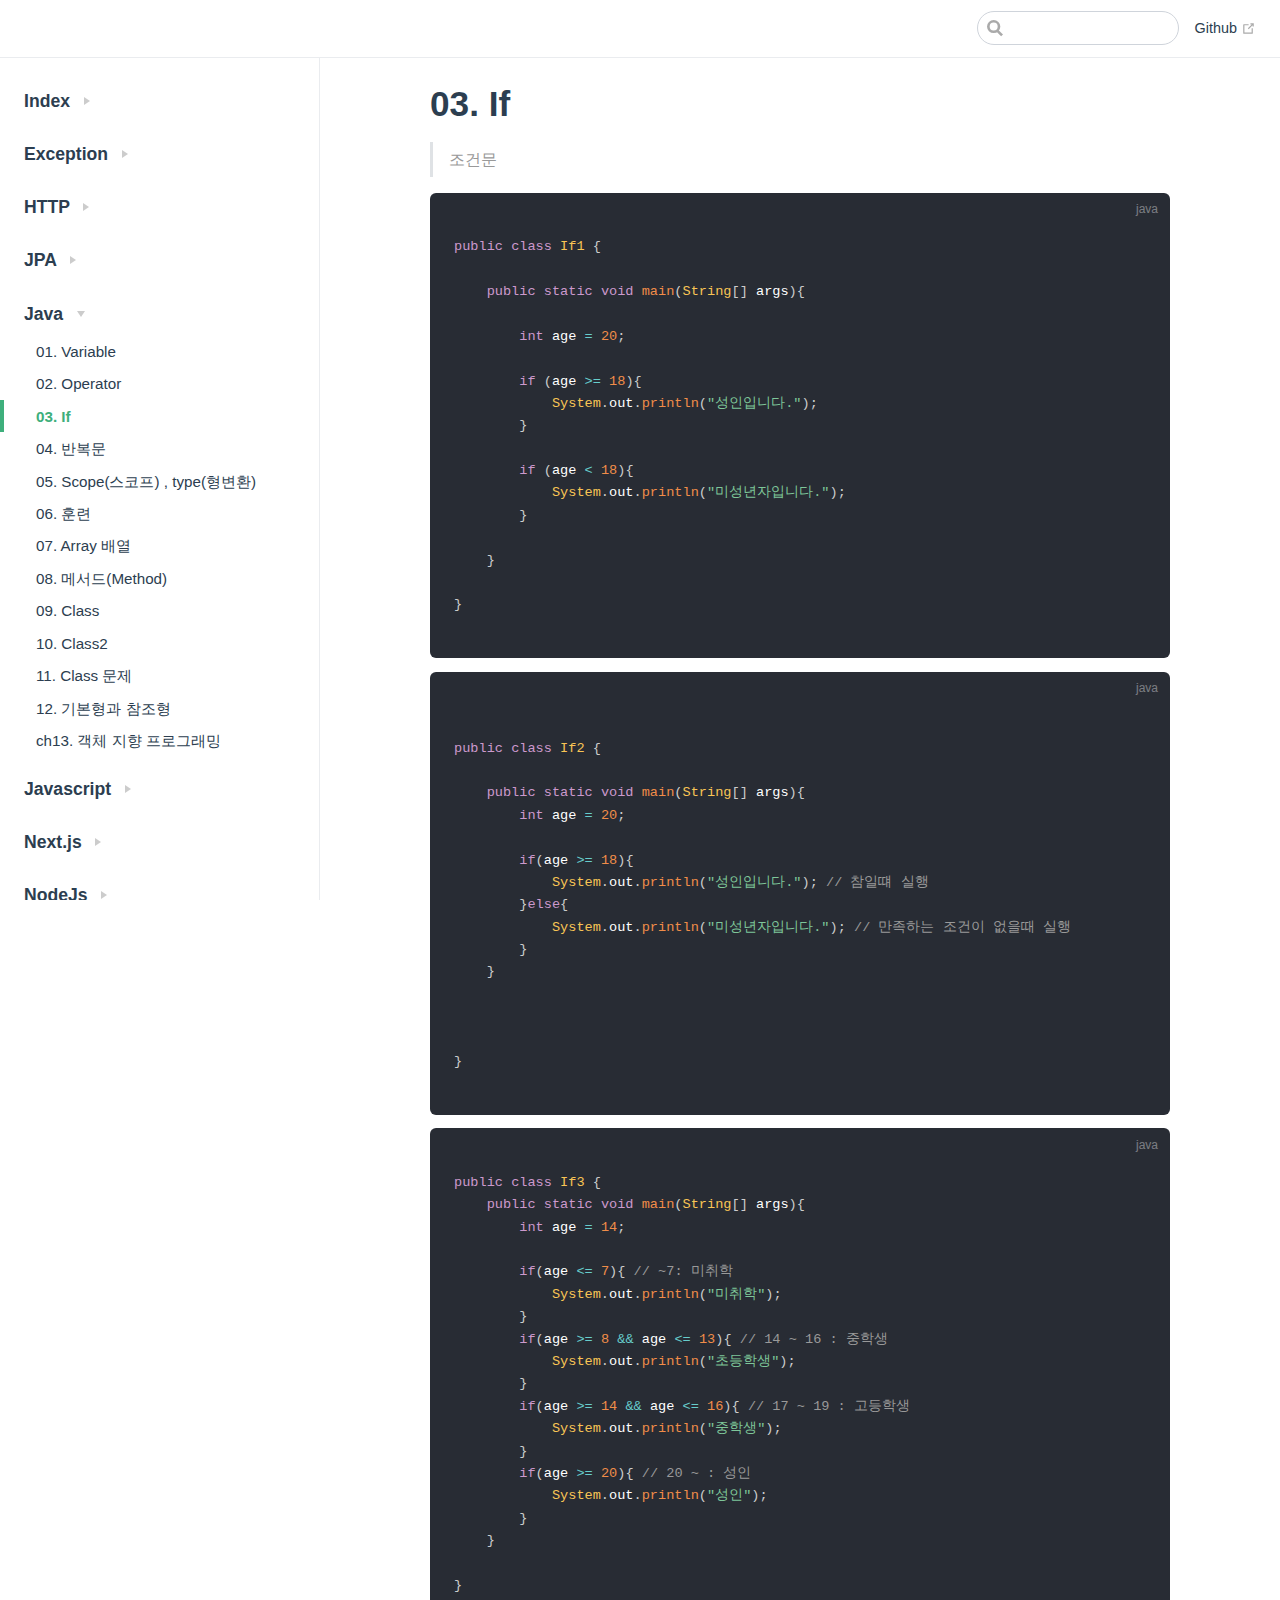
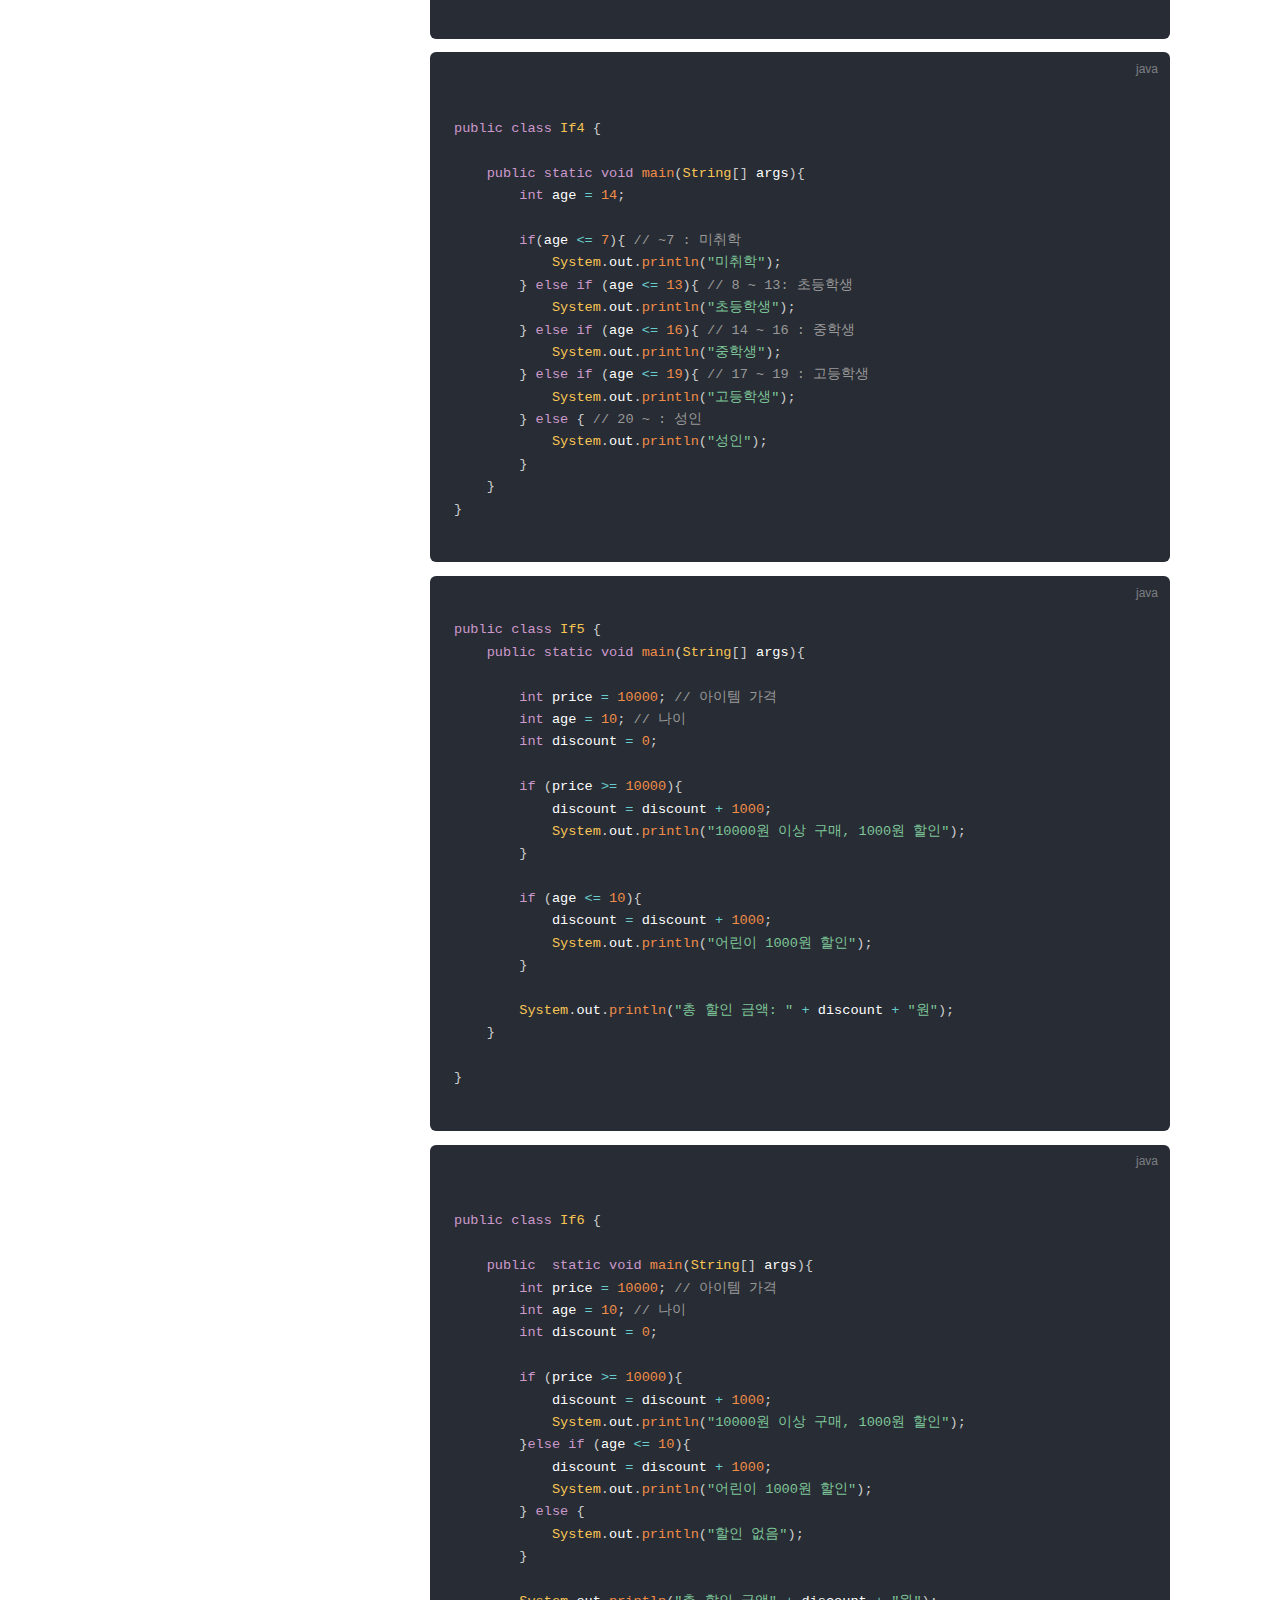
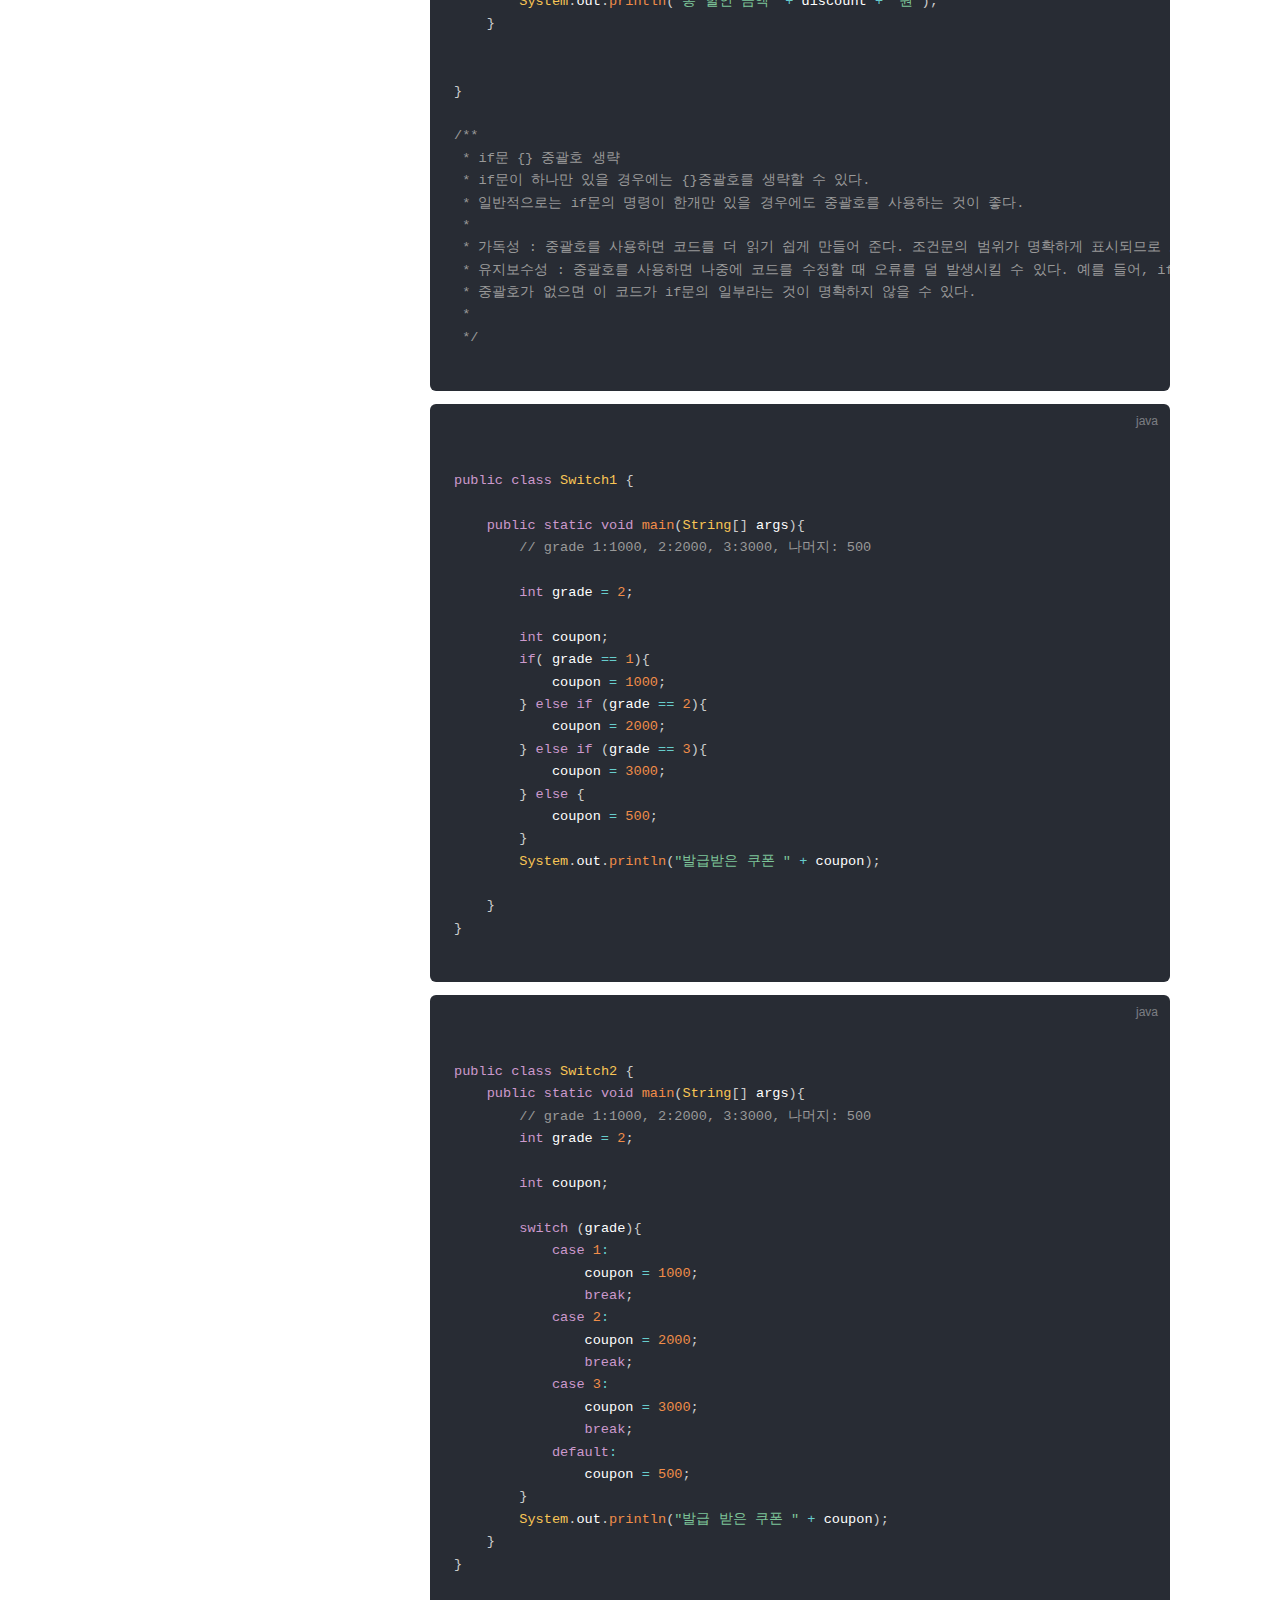
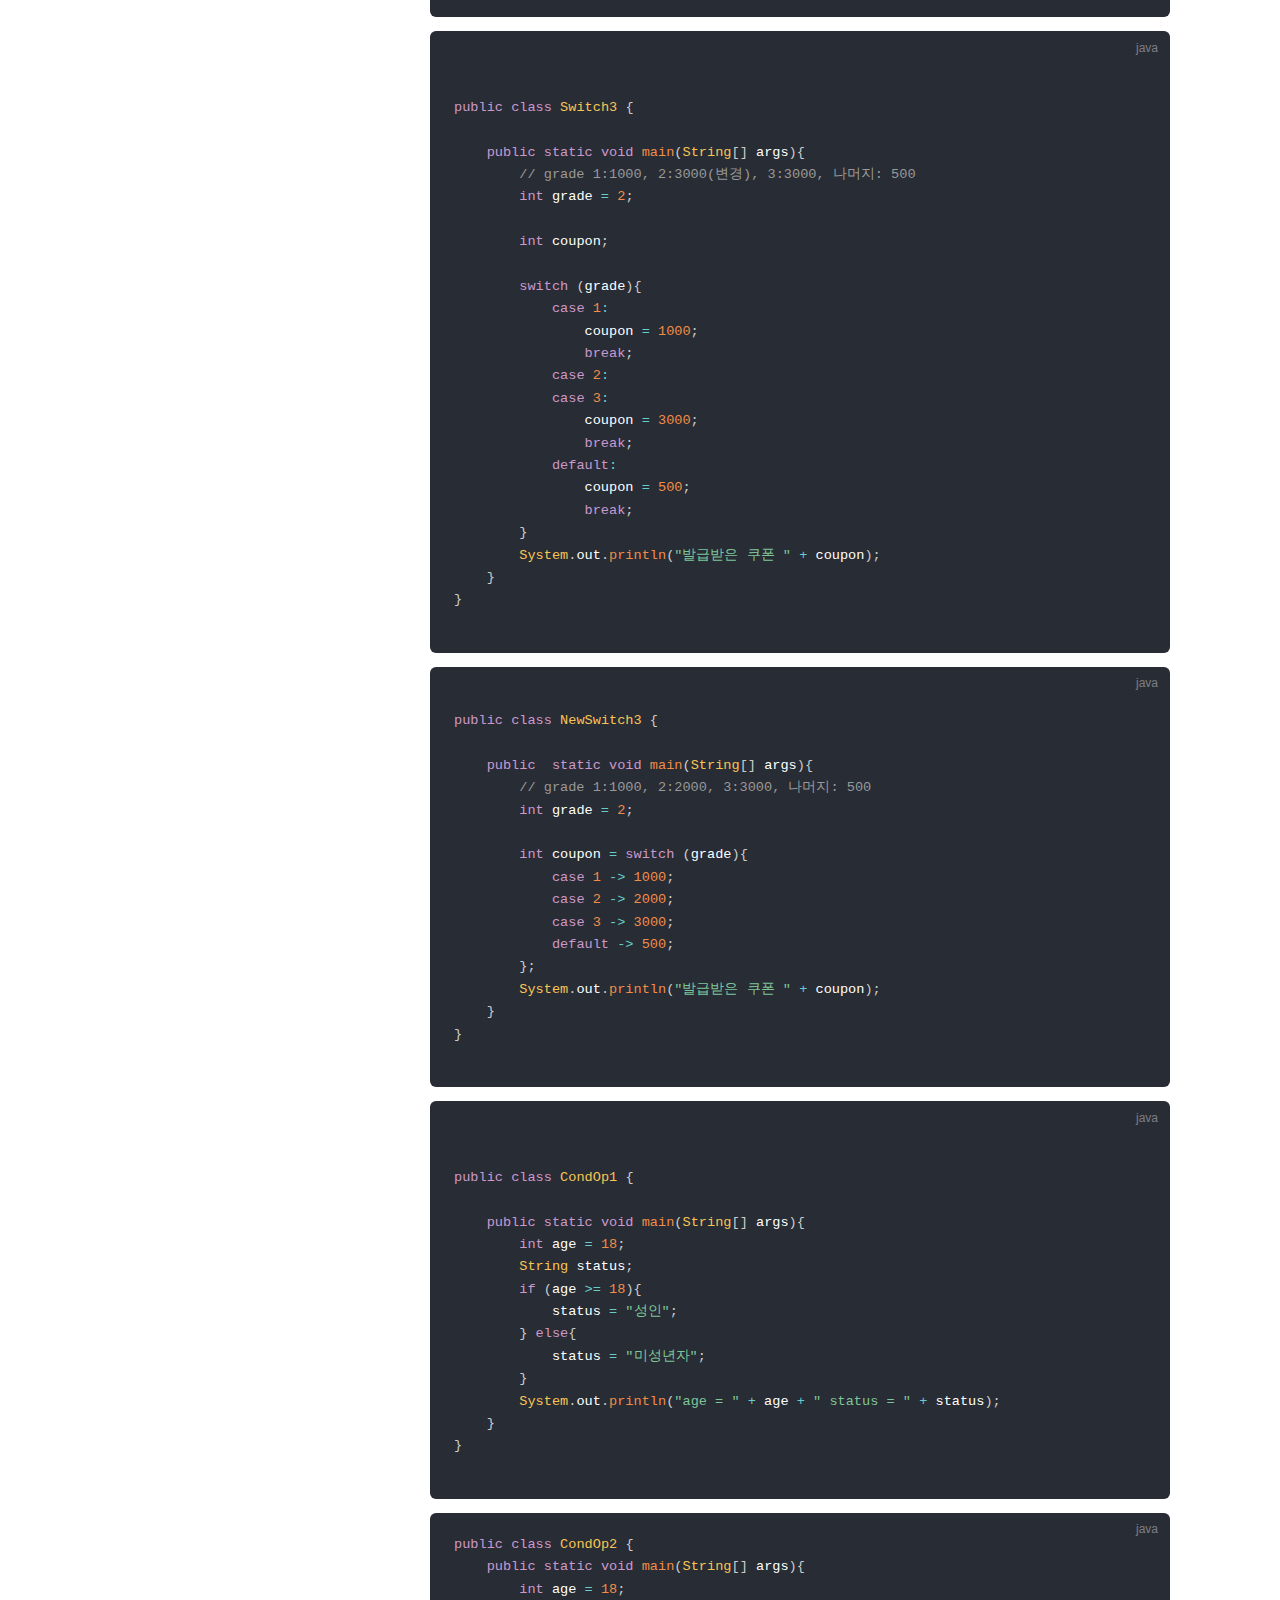
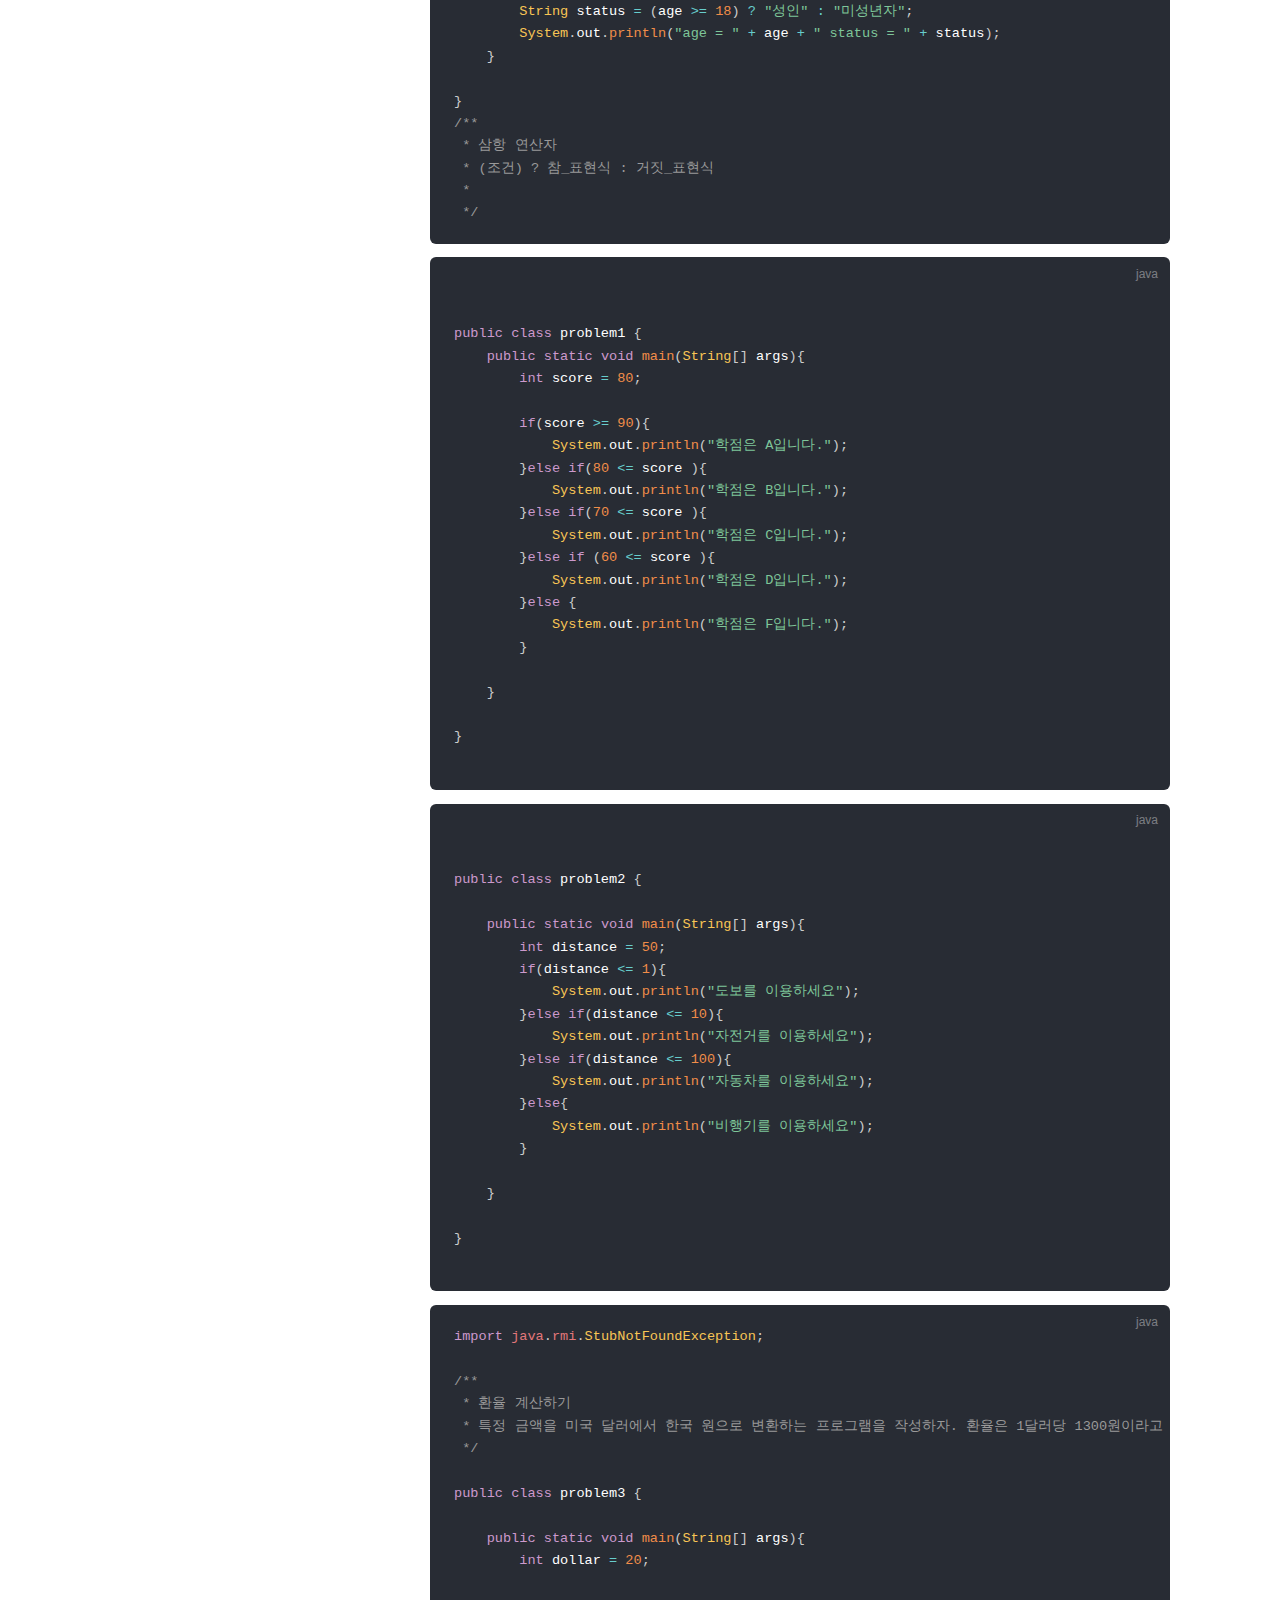
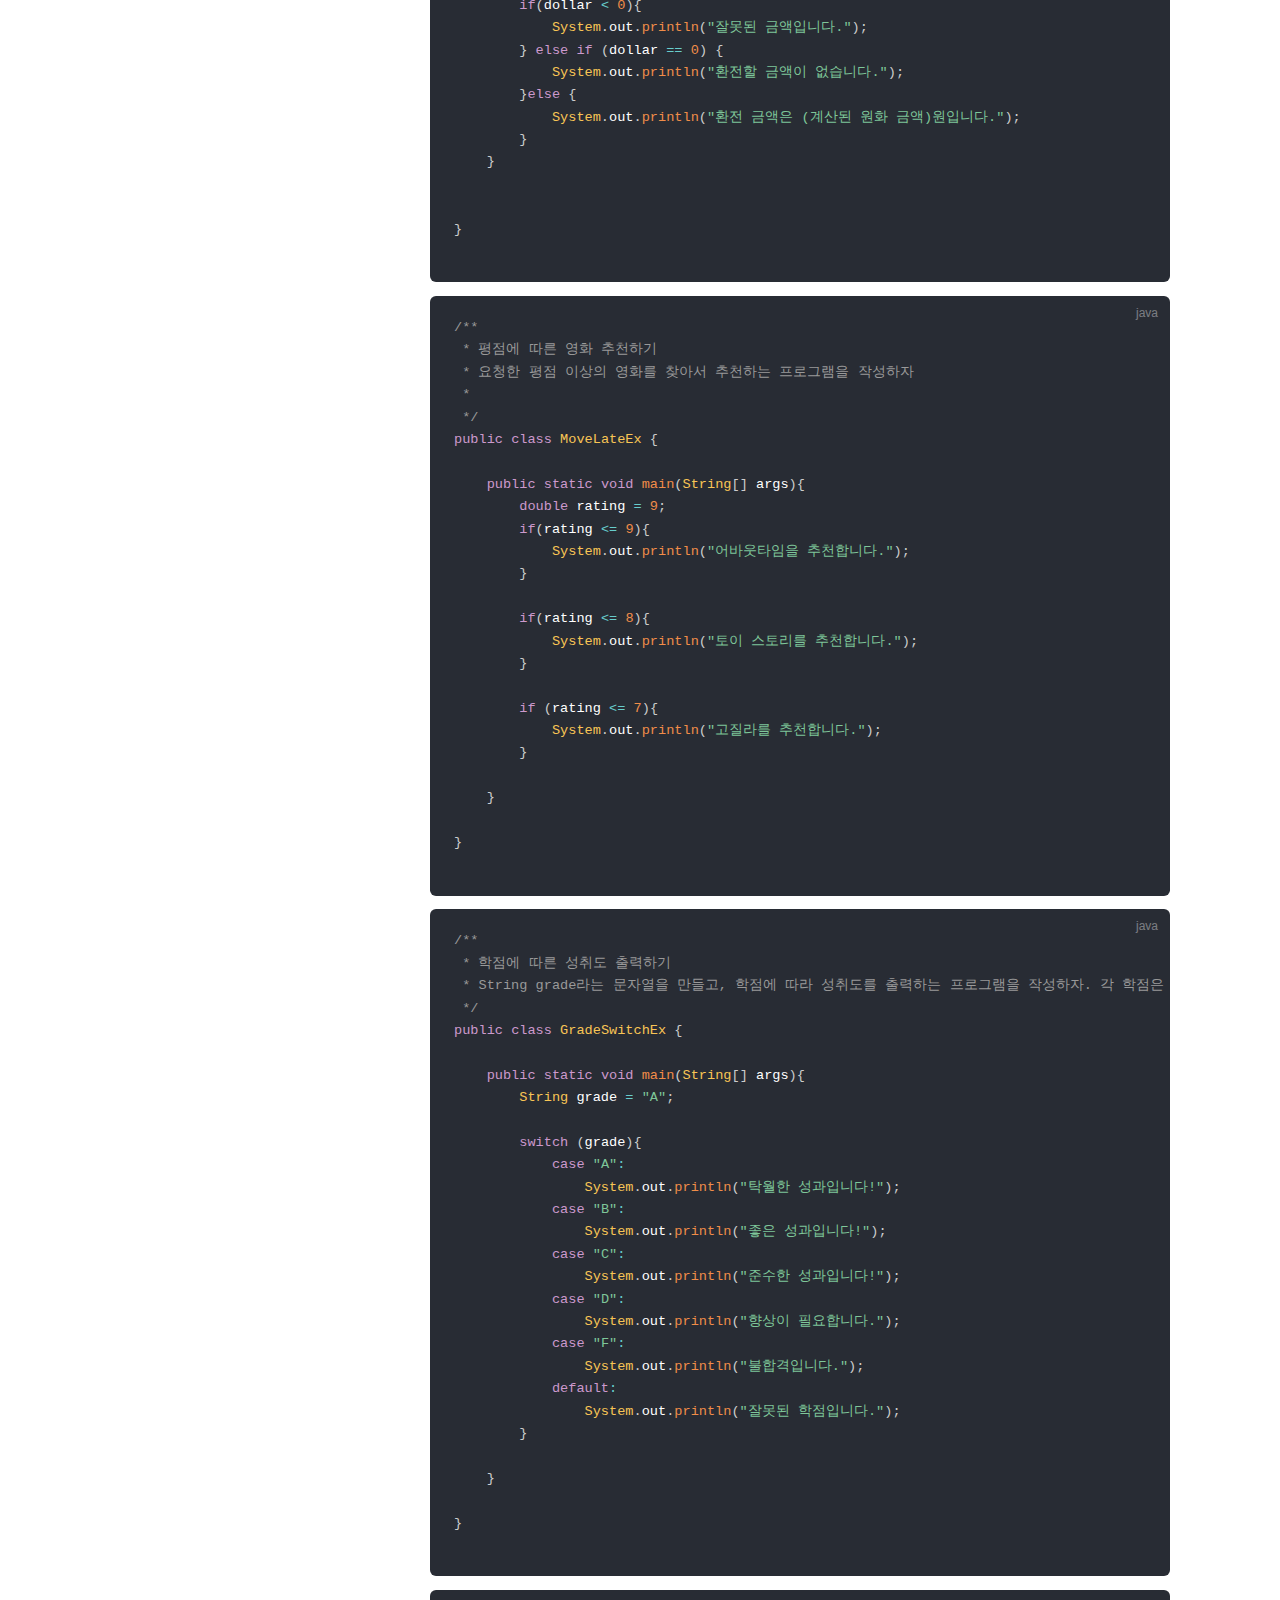
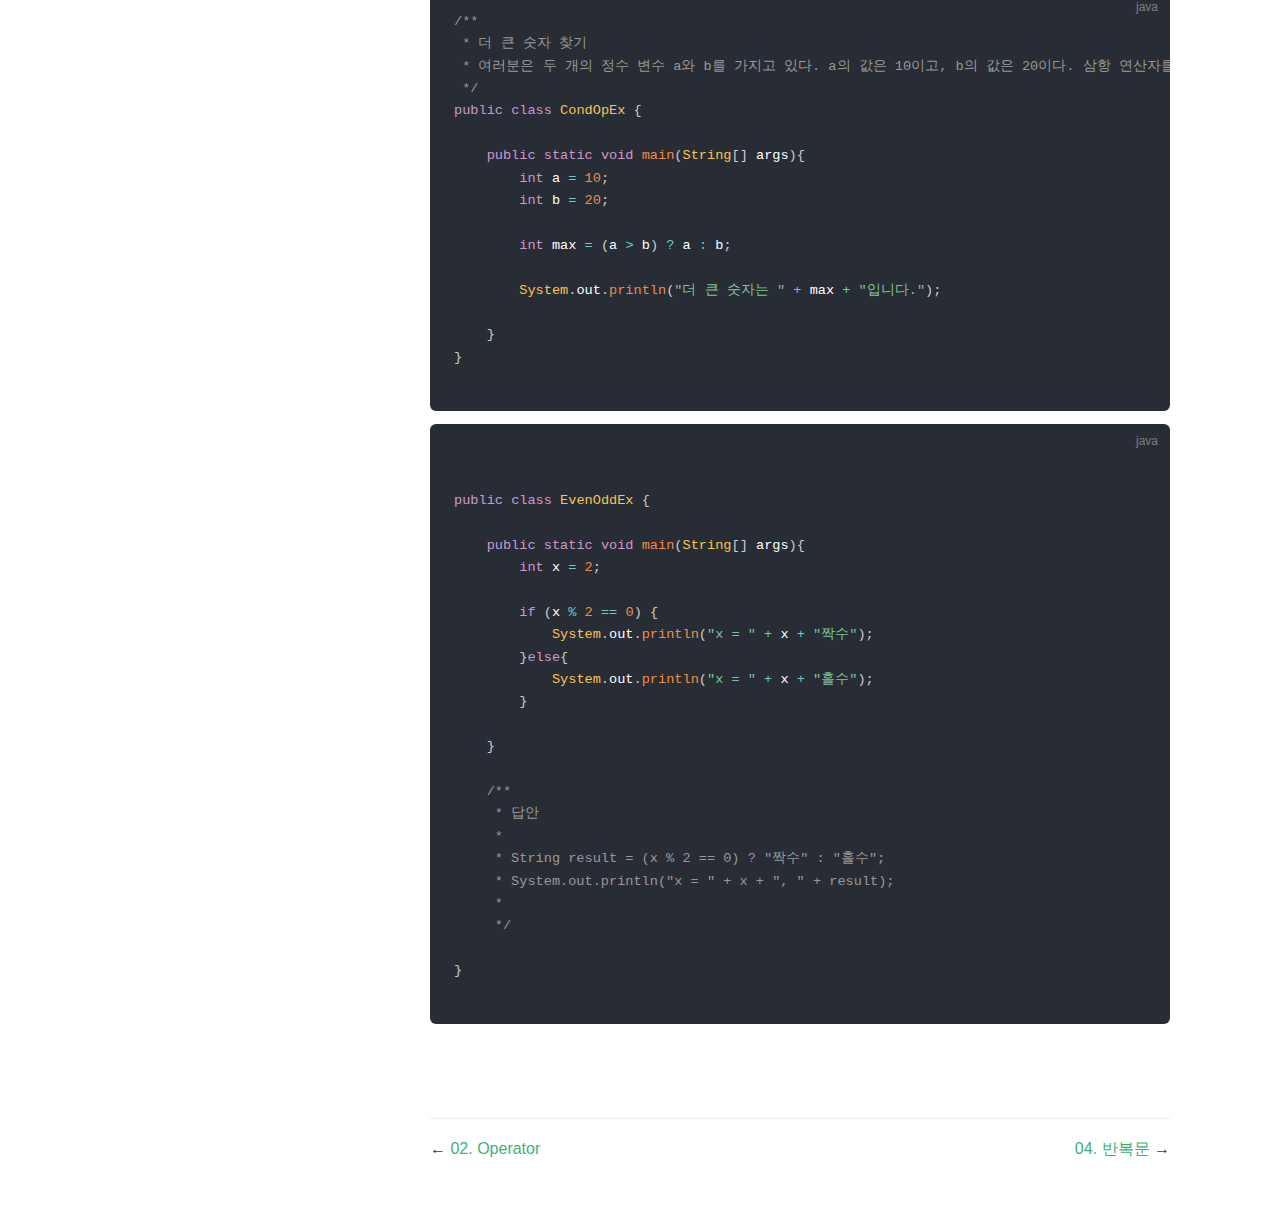
<file: Java/ch03.html>
<!DOCTYPE html>
<html lang="en-US">
  <head>
    <meta charset="utf-8">
    <meta name="viewport" content="width=device-width,initial-scale=1">
    <title>03. If</title>
    <meta name="generator" content="VuePress 1.9.10">
    
    <meta name="description" content="desc">
    
    <link rel="preload" href="/assets/css/0.styles.d419143b.css" as="style"><link rel="preload" href="/assets/js/app.7830cfe4.js" as="script"><link rel="preload" href="/assets/js/2.fd64779e.js" as="script"><link rel="preload" href="/assets/js/1.87595a30.js" as="script"><link rel="preload" href="/assets/js/35.80ac5381.js" as="script"><link rel="prefetch" href="/assets/js/10.f3b75cb1.js"><link rel="prefetch" href="/assets/js/11.976b005d.js"><link rel="prefetch" href="/assets/js/12.c204bb4e.js"><link rel="prefetch" href="/assets/js/13.73e86676.js"><link rel="prefetch" href="/assets/js/14.42991e2a.js"><link rel="prefetch" href="/assets/js/15.8b128397.js"><link rel="prefetch" href="/assets/js/16.e37df2a1.js"><link rel="prefetch" href="/assets/js/17.1678b209.js"><link rel="prefetch" href="/assets/js/18.87da4873.js"><link rel="prefetch" href="/assets/js/19.0741f0b9.js"><link rel="prefetch" href="/assets/js/20.9f94b747.js"><link rel="prefetch" href="/assets/js/21.60375cff.js"><link rel="prefetch" href="/assets/js/22.a17ebb53.js"><link rel="prefetch" href="/assets/js/23.ab9d8a0f.js"><link rel="prefetch" href="/assets/js/24.7e121ed5.js"><link rel="prefetch" href="/assets/js/25.73b8a6a4.js"><link rel="prefetch" href="/assets/js/26.ce359ca1.js"><link rel="prefetch" href="/assets/js/27.0cb084ba.js"><link rel="prefetch" href="/assets/js/28.59f812d6.js"><link rel="prefetch" href="/assets/js/29.a009643a.js"><link rel="prefetch" href="/assets/js/3.e8eb28a6.js"><link rel="prefetch" href="/assets/js/30.ea581dd5.js"><link rel="prefetch" href="/assets/js/31.be0038aa.js"><link rel="prefetch" href="/assets/js/32.0a1ca104.js"><link rel="prefetch" href="/assets/js/33.1658616c.js"><link rel="prefetch" href="/assets/js/34.45e218be.js"><link rel="prefetch" href="/assets/js/36.49a57590.js"><link rel="prefetch" href="/assets/js/37.3419deb6.js"><link rel="prefetch" href="/assets/js/38.397d4285.js"><link rel="prefetch" href="/assets/js/39.18bc8ad7.js"><link rel="prefetch" href="/assets/js/4.2b3e3d8f.js"><link rel="prefetch" href="/assets/js/40.aee1c48b.js"><link rel="prefetch" href="/assets/js/41.225ef8ad.js"><link rel="prefetch" href="/assets/js/42.6312b271.js"><link rel="prefetch" href="/assets/js/43.0110f343.js"><link rel="prefetch" href="/assets/js/44.33e42a55.js"><link rel="prefetch" href="/assets/js/45.b70a7a7a.js"><link rel="prefetch" href="/assets/js/46.8d9e6921.js"><link rel="prefetch" href="/assets/js/47.3490c51e.js"><link rel="prefetch" href="/assets/js/48.182fbb4a.js"><link rel="prefetch" href="/assets/js/49.d3ae4809.js"><link rel="prefetch" href="/assets/js/5.45c61f29.js"><link rel="prefetch" href="/assets/js/50.1a650643.js"><link rel="prefetch" href="/assets/js/51.3edaceff.js"><link rel="prefetch" href="/assets/js/52.72b659a4.js"><link rel="prefetch" href="/assets/js/53.c6b09781.js"><link rel="prefetch" href="/assets/js/54.91d225b5.js"><link rel="prefetch" href="/assets/js/55.8239d4b6.js"><link rel="prefetch" href="/assets/js/56.accdeb1a.js"><link rel="prefetch" href="/assets/js/57.74e66176.js"><link rel="prefetch" href="/assets/js/58.d3d1ae16.js"><link rel="prefetch" href="/assets/js/59.bfa191d4.js"><link rel="prefetch" href="/assets/js/6.d4352767.js"><link rel="prefetch" href="/assets/js/60.1b88e0b0.js"><link rel="prefetch" href="/assets/js/61.a7ba7996.js"><link rel="prefetch" href="/assets/js/62.c38e010b.js"><link rel="prefetch" href="/assets/js/63.7ca26ab8.js"><link rel="prefetch" href="/assets/js/64.8fab8344.js"><link rel="prefetch" href="/assets/js/65.6f2489ea.js"><link rel="prefetch" href="/assets/js/66.4ae9de33.js"><link rel="prefetch" href="/assets/js/67.ef7914ff.js"><link rel="prefetch" href="/assets/js/68.43e64c9b.js"><link rel="prefetch" href="/assets/js/7.955a46ff.js"><link rel="prefetch" href="/assets/js/vendors~docsearch.b7a3ab4f.js">
    <link rel="stylesheet" href="/assets/css/0.styles.d419143b.css">
  </head>
  <body>
    <div id="app" data-server-rendered="true"><div class="theme-container"><header class="navbar"><div class="sidebar-button"><svg xmlns="http://www.w3.org/2000/svg" aria-hidden="true" role="img" viewBox="0 0 448 512" class="icon"><path fill="currentColor" d="M436 124H12c-6.627 0-12-5.373-12-12V80c0-6.627 5.373-12 12-12h424c6.627 0 12 5.373 12 12v32c0 6.627-5.373 12-12 12zm0 160H12c-6.627 0-12-5.373-12-12v-32c0-6.627 5.373-12 12-12h424c6.627 0 12 5.373 12 12v32c0 6.627-5.373 12-12 12zm0 160H12c-6.627 0-12-5.373-12-12v-32c0-6.627 5.373-12 12-12h424c6.627 0 12 5.373 12 12v32c0 6.627-5.373 12-12 12z"></path></svg></div> <a href="/" class="home-link router-link-active"></a> <div class="links"><div class="search-box"><input aria-label="Search" autocomplete="off" spellcheck="false" value=""> <!----></div> <nav class="nav-links can-hide"><div class="nav-item"><a href="https://github.com/amazon7737" target="_blank" rel="noopener noreferrer" class="nav-link external">
  Github
  <span><svg xmlns="http://www.w3.org/2000/svg" aria-hidden="true" focusable="false" x="0px" y="0px" viewBox="0 0 100 100" width="15" height="15" class="icon outbound"><path fill="currentColor" d="M18.8,85.1h56l0,0c2.2,0,4-1.8,4-4v-32h-8v28h-48v-48h28v-8h-32l0,0c-2.2,0-4,1.8-4,4v56C14.8,83.3,16.6,85.1,18.8,85.1z"></path> <polygon fill="currentColor" points="45.7,48.7 51.3,54.3 77.2,28.5 77.2,37.2 85.2,37.2 85.2,14.9 62.8,14.9 62.8,22.9 71.5,22.9"></polygon></svg> <span class="sr-only">(opens new window)</span></span></a></div> <!----></nav></div></header> <div class="sidebar-mask"></div> <aside class="sidebar"><nav class="nav-links"><div class="nav-item"><a href="https://github.com/amazon7737" target="_blank" rel="noopener noreferrer" class="nav-link external">
  Github
  <span><svg xmlns="http://www.w3.org/2000/svg" aria-hidden="true" focusable="false" x="0px" y="0px" viewBox="0 0 100 100" width="15" height="15" class="icon outbound"><path fill="currentColor" d="M18.8,85.1h56l0,0c2.2,0,4-1.8,4-4v-32h-8v28h-48v-48h28v-8h-32l0,0c-2.2,0-4,1.8-4,4v56C14.8,83.3,16.6,85.1,18.8,85.1z"></path> <polygon fill="currentColor" points="45.7,48.7 51.3,54.3 77.2,28.5 77.2,37.2 85.2,37.2 85.2,14.9 62.8,14.9 62.8,22.9 71.5,22.9"></polygon></svg> <span class="sr-only">(opens new window)</span></span></a></div> <!----></nav>  <ul class="sidebar-links"><li><section class="sidebar-group collapsable depth-0"><p class="sidebar-heading"><span>Index</span> <span class="arrow right"></span></p> <!----></section></li><li><section class="sidebar-group collapsable depth-0"><p class="sidebar-heading"><span>Exception</span> <span class="arrow right"></span></p> <!----></section></li><li><section class="sidebar-group collapsable depth-0"><p class="sidebar-heading"><span>HTTP</span> <span class="arrow right"></span></p> <!----></section></li><li><section class="sidebar-group collapsable depth-0"><p class="sidebar-heading"><span>JPA</span> <span class="arrow right"></span></p> <!----></section></li><li><section class="sidebar-group collapsable depth-0"><p class="sidebar-heading open"><span>Java</span> <span class="arrow down"></span></p> <ul class="sidebar-links sidebar-group-items"><li><a href="/Java/ch01.html" class="sidebar-link">01. Variable</a></li><li><a href="/Java/ch02.html" class="sidebar-link">02. Operator</a></li><li><a href="/Java/ch03.html" aria-current="page" class="active sidebar-link">03. If</a></li><li><a href="/Java/ch04.html" class="sidebar-link">04. 반복문</a></li><li><a href="/Java/ch05.html" class="sidebar-link">05. Scope(스코프) , type(형변환)</a></li><li><a href="/Java/ch06.html" class="sidebar-link">06. 훈련</a></li><li><a href="/Java/ch07.html" class="sidebar-link">07. Array 배열</a></li><li><a href="/Java/ch08.html" class="sidebar-link">08. 메서드(Method)</a></li><li><a href="/Java/ch09.html" class="sidebar-link">09. Class</a></li><li><a href="/Java/ch10.html" class="sidebar-link">10. Class2</a></li><li><a href="/Java/ch11.html" class="sidebar-link">11. Class 문제</a></li><li><a href="/Java/ch12.html" class="sidebar-link">12. 기본형과 참조형</a></li><li><a href="/Java/ch13.html" class="sidebar-link">ch13. 객체 지향 프로그래밍</a></li></ul></section></li><li><section class="sidebar-group collapsable depth-0"><p class="sidebar-heading"><span>Javascript</span> <span class="arrow right"></span></p> <!----></section></li><li><section class="sidebar-group collapsable depth-0"><p class="sidebar-heading"><span>Next.js</span> <span class="arrow right"></span></p> <!----></section></li><li><section class="sidebar-group collapsable depth-0"><p class="sidebar-heading"><span>NodeJs</span> <span class="arrow right"></span></p> <!----></section></li><li><section class="sidebar-group collapsable depth-0"><p class="sidebar-heading"><span>Spring</span> <span class="arrow right"></span></p> <!----></section></li><li><section class="sidebar-group collapsable depth-0"><p class="sidebar-heading"><span>Toy Project</span> <span class="arrow right"></span></p> <!----></section></li><li><section class="sidebar-group collapsable depth-0"><p class="sidebar-heading"><span>git</span> <span class="arrow right"></span></p> <!----></section></li><li><section class="sidebar-group collapsable depth-0"><p class="sidebar-heading"><span>mysql</span> <span class="arrow right"></span></p> <!----></section></li><li><section class="sidebar-group collapsable depth-0"><p class="sidebar-heading"><span>python</span> <span class="arrow right"></span></p> <!----></section></li><li><section class="sidebar-group collapsable depth-0"><p class="sidebar-heading"><span>데이터베이스</span> <span class="arrow right"></span></p> <!----></section></li><li><section class="sidebar-group collapsable depth-0"><p class="sidebar-heading"><span>데이터베이스 설계 및 구축</span> <span class="arrow right"></span></p> <!----></section></li><li><section class="sidebar-group collapsable depth-0"><p class="sidebar-heading"><span>소프트웨어공학</span> <span class="arrow right"></span></p> <!----></section></li></ul> </aside> <main class="page"> <div class="theme-default-content content__default"><h1 id="_03-if"><a href="#_03-if" class="header-anchor">#</a> 03. If</h1> <blockquote><p>조건문</p></blockquote> <div class="language-java extra-class"><pre class="language-java"><code>
<span class="token keyword">public</span> <span class="token keyword">class</span> <span class="token class-name">If1</span> <span class="token punctuation">{</span>

    <span class="token keyword">public</span> <span class="token keyword">static</span> <span class="token keyword">void</span> <span class="token function">main</span><span class="token punctuation">(</span><span class="token class-name">String</span><span class="token punctuation">[</span><span class="token punctuation">]</span> args<span class="token punctuation">)</span><span class="token punctuation">{</span>

        <span class="token keyword">int</span> age <span class="token operator">=</span> <span class="token number">20</span><span class="token punctuation">;</span>

        <span class="token keyword">if</span> <span class="token punctuation">(</span>age <span class="token operator">&gt;=</span> <span class="token number">18</span><span class="token punctuation">)</span><span class="token punctuation">{</span>
            <span class="token class-name">System</span><span class="token punctuation">.</span>out<span class="token punctuation">.</span><span class="token function">println</span><span class="token punctuation">(</span><span class="token string">&quot;성인입니다.&quot;</span><span class="token punctuation">)</span><span class="token punctuation">;</span>
        <span class="token punctuation">}</span>

        <span class="token keyword">if</span> <span class="token punctuation">(</span>age <span class="token operator">&lt;</span> <span class="token number">18</span><span class="token punctuation">)</span><span class="token punctuation">{</span>
            <span class="token class-name">System</span><span class="token punctuation">.</span>out<span class="token punctuation">.</span><span class="token function">println</span><span class="token punctuation">(</span><span class="token string">&quot;미성년자입니다.&quot;</span><span class="token punctuation">)</span><span class="token punctuation">;</span>
        <span class="token punctuation">}</span>

    <span class="token punctuation">}</span>

<span class="token punctuation">}</span>

</code></pre></div><div class="language-java extra-class"><pre class="language-java"><code>

<span class="token keyword">public</span> <span class="token keyword">class</span> <span class="token class-name">If2</span> <span class="token punctuation">{</span>

    <span class="token keyword">public</span> <span class="token keyword">static</span> <span class="token keyword">void</span> <span class="token function">main</span><span class="token punctuation">(</span><span class="token class-name">String</span><span class="token punctuation">[</span><span class="token punctuation">]</span> args<span class="token punctuation">)</span><span class="token punctuation">{</span>
        <span class="token keyword">int</span> age <span class="token operator">=</span> <span class="token number">20</span><span class="token punctuation">;</span>

        <span class="token keyword">if</span><span class="token punctuation">(</span>age <span class="token operator">&gt;=</span> <span class="token number">18</span><span class="token punctuation">)</span><span class="token punctuation">{</span>
            <span class="token class-name">System</span><span class="token punctuation">.</span>out<span class="token punctuation">.</span><span class="token function">println</span><span class="token punctuation">(</span><span class="token string">&quot;성인입니다.&quot;</span><span class="token punctuation">)</span><span class="token punctuation">;</span> <span class="token comment">// 참일떄 실행</span>
        <span class="token punctuation">}</span><span class="token keyword">else</span><span class="token punctuation">{</span>
            <span class="token class-name">System</span><span class="token punctuation">.</span>out<span class="token punctuation">.</span><span class="token function">println</span><span class="token punctuation">(</span><span class="token string">&quot;미성년자입니다.&quot;</span><span class="token punctuation">)</span><span class="token punctuation">;</span> <span class="token comment">// 만족하는 조건이 없을때 실행</span>
        <span class="token punctuation">}</span>
    <span class="token punctuation">}</span>



<span class="token punctuation">}</span>

</code></pre></div><div class="language-java extra-class"><pre class="language-java"><code>
<span class="token keyword">public</span> <span class="token keyword">class</span> <span class="token class-name">If3</span> <span class="token punctuation">{</span>
    <span class="token keyword">public</span> <span class="token keyword">static</span> <span class="token keyword">void</span> <span class="token function">main</span><span class="token punctuation">(</span><span class="token class-name">String</span><span class="token punctuation">[</span><span class="token punctuation">]</span> args<span class="token punctuation">)</span><span class="token punctuation">{</span>
        <span class="token keyword">int</span> age <span class="token operator">=</span> <span class="token number">14</span><span class="token punctuation">;</span>

        <span class="token keyword">if</span><span class="token punctuation">(</span>age <span class="token operator">&lt;=</span> <span class="token number">7</span><span class="token punctuation">)</span><span class="token punctuation">{</span> <span class="token comment">// ~7: 미취학</span>
            <span class="token class-name">System</span><span class="token punctuation">.</span>out<span class="token punctuation">.</span><span class="token function">println</span><span class="token punctuation">(</span><span class="token string">&quot;미취학&quot;</span><span class="token punctuation">)</span><span class="token punctuation">;</span>
        <span class="token punctuation">}</span>
        <span class="token keyword">if</span><span class="token punctuation">(</span>age <span class="token operator">&gt;=</span> <span class="token number">8</span> <span class="token operator">&amp;&amp;</span> age <span class="token operator">&lt;=</span> <span class="token number">13</span><span class="token punctuation">)</span><span class="token punctuation">{</span> <span class="token comment">// 14 ~ 16 : 중학생</span>
            <span class="token class-name">System</span><span class="token punctuation">.</span>out<span class="token punctuation">.</span><span class="token function">println</span><span class="token punctuation">(</span><span class="token string">&quot;초등학생&quot;</span><span class="token punctuation">)</span><span class="token punctuation">;</span>
        <span class="token punctuation">}</span>
        <span class="token keyword">if</span><span class="token punctuation">(</span>age <span class="token operator">&gt;=</span> <span class="token number">14</span> <span class="token operator">&amp;&amp;</span> age <span class="token operator">&lt;=</span> <span class="token number">16</span><span class="token punctuation">)</span><span class="token punctuation">{</span> <span class="token comment">// 17 ~ 19 : 고등학생</span>
            <span class="token class-name">System</span><span class="token punctuation">.</span>out<span class="token punctuation">.</span><span class="token function">println</span><span class="token punctuation">(</span><span class="token string">&quot;중학생&quot;</span><span class="token punctuation">)</span><span class="token punctuation">;</span>
        <span class="token punctuation">}</span>
        <span class="token keyword">if</span><span class="token punctuation">(</span>age <span class="token operator">&gt;=</span> <span class="token number">20</span><span class="token punctuation">)</span><span class="token punctuation">{</span> <span class="token comment">// 20 ~ : 성인</span>
            <span class="token class-name">System</span><span class="token punctuation">.</span>out<span class="token punctuation">.</span><span class="token function">println</span><span class="token punctuation">(</span><span class="token string">&quot;성인&quot;</span><span class="token punctuation">)</span><span class="token punctuation">;</span>
        <span class="token punctuation">}</span>
    <span class="token punctuation">}</span>

<span class="token punctuation">}</span>

</code></pre></div><div class="language-java extra-class"><pre class="language-java"><code>

<span class="token keyword">public</span> <span class="token keyword">class</span> <span class="token class-name">If4</span> <span class="token punctuation">{</span>

    <span class="token keyword">public</span> <span class="token keyword">static</span> <span class="token keyword">void</span> <span class="token function">main</span><span class="token punctuation">(</span><span class="token class-name">String</span><span class="token punctuation">[</span><span class="token punctuation">]</span> args<span class="token punctuation">)</span><span class="token punctuation">{</span>
        <span class="token keyword">int</span> age <span class="token operator">=</span> <span class="token number">14</span><span class="token punctuation">;</span>

        <span class="token keyword">if</span><span class="token punctuation">(</span>age <span class="token operator">&lt;=</span> <span class="token number">7</span><span class="token punctuation">)</span><span class="token punctuation">{</span> <span class="token comment">// ~7 : 미취학</span>
            <span class="token class-name">System</span><span class="token punctuation">.</span>out<span class="token punctuation">.</span><span class="token function">println</span><span class="token punctuation">(</span><span class="token string">&quot;미취학&quot;</span><span class="token punctuation">)</span><span class="token punctuation">;</span>
        <span class="token punctuation">}</span> <span class="token keyword">else</span> <span class="token keyword">if</span> <span class="token punctuation">(</span>age <span class="token operator">&lt;=</span> <span class="token number">13</span><span class="token punctuation">)</span><span class="token punctuation">{</span> <span class="token comment">// 8 ~ 13: 초등학생</span>
            <span class="token class-name">System</span><span class="token punctuation">.</span>out<span class="token punctuation">.</span><span class="token function">println</span><span class="token punctuation">(</span><span class="token string">&quot;초등학생&quot;</span><span class="token punctuation">)</span><span class="token punctuation">;</span>
        <span class="token punctuation">}</span> <span class="token keyword">else</span> <span class="token keyword">if</span> <span class="token punctuation">(</span>age <span class="token operator">&lt;=</span> <span class="token number">16</span><span class="token punctuation">)</span><span class="token punctuation">{</span> <span class="token comment">// 14 ~ 16 : 중학생</span>
            <span class="token class-name">System</span><span class="token punctuation">.</span>out<span class="token punctuation">.</span><span class="token function">println</span><span class="token punctuation">(</span><span class="token string">&quot;중학생&quot;</span><span class="token punctuation">)</span><span class="token punctuation">;</span>
        <span class="token punctuation">}</span> <span class="token keyword">else</span> <span class="token keyword">if</span> <span class="token punctuation">(</span>age <span class="token operator">&lt;=</span> <span class="token number">19</span><span class="token punctuation">)</span><span class="token punctuation">{</span> <span class="token comment">// 17 ~ 19 : 고등학생</span>
            <span class="token class-name">System</span><span class="token punctuation">.</span>out<span class="token punctuation">.</span><span class="token function">println</span><span class="token punctuation">(</span><span class="token string">&quot;고등학생&quot;</span><span class="token punctuation">)</span><span class="token punctuation">;</span>
        <span class="token punctuation">}</span> <span class="token keyword">else</span> <span class="token punctuation">{</span> <span class="token comment">// 20 ~ : 성인</span>
            <span class="token class-name">System</span><span class="token punctuation">.</span>out<span class="token punctuation">.</span><span class="token function">println</span><span class="token punctuation">(</span><span class="token string">&quot;성인&quot;</span><span class="token punctuation">)</span><span class="token punctuation">;</span>
        <span class="token punctuation">}</span>
    <span class="token punctuation">}</span>
<span class="token punctuation">}</span>

</code></pre></div><div class="language-java extra-class"><pre class="language-java"><code>
<span class="token keyword">public</span> <span class="token keyword">class</span> <span class="token class-name">If5</span> <span class="token punctuation">{</span>
    <span class="token keyword">public</span> <span class="token keyword">static</span> <span class="token keyword">void</span> <span class="token function">main</span><span class="token punctuation">(</span><span class="token class-name">String</span><span class="token punctuation">[</span><span class="token punctuation">]</span> args<span class="token punctuation">)</span><span class="token punctuation">{</span>

        <span class="token keyword">int</span> price <span class="token operator">=</span> <span class="token number">10000</span><span class="token punctuation">;</span> <span class="token comment">// 아이템 가격</span>
        <span class="token keyword">int</span> age <span class="token operator">=</span> <span class="token number">10</span><span class="token punctuation">;</span> <span class="token comment">// 나이</span>
        <span class="token keyword">int</span> discount <span class="token operator">=</span> <span class="token number">0</span><span class="token punctuation">;</span>

        <span class="token keyword">if</span> <span class="token punctuation">(</span>price <span class="token operator">&gt;=</span> <span class="token number">10000</span><span class="token punctuation">)</span><span class="token punctuation">{</span>
            discount <span class="token operator">=</span> discount <span class="token operator">+</span> <span class="token number">1000</span><span class="token punctuation">;</span>
            <span class="token class-name">System</span><span class="token punctuation">.</span>out<span class="token punctuation">.</span><span class="token function">println</span><span class="token punctuation">(</span><span class="token string">&quot;10000원 이상 구매, 1000원 할인&quot;</span><span class="token punctuation">)</span><span class="token punctuation">;</span>
        <span class="token punctuation">}</span>

        <span class="token keyword">if</span> <span class="token punctuation">(</span>age <span class="token operator">&lt;=</span> <span class="token number">10</span><span class="token punctuation">)</span><span class="token punctuation">{</span>
            discount <span class="token operator">=</span> discount <span class="token operator">+</span> <span class="token number">1000</span><span class="token punctuation">;</span>
            <span class="token class-name">System</span><span class="token punctuation">.</span>out<span class="token punctuation">.</span><span class="token function">println</span><span class="token punctuation">(</span><span class="token string">&quot;어린이 1000원 할인&quot;</span><span class="token punctuation">)</span><span class="token punctuation">;</span>
        <span class="token punctuation">}</span>

        <span class="token class-name">System</span><span class="token punctuation">.</span>out<span class="token punctuation">.</span><span class="token function">println</span><span class="token punctuation">(</span><span class="token string">&quot;총 할인 금액: &quot;</span> <span class="token operator">+</span> discount <span class="token operator">+</span> <span class="token string">&quot;원&quot;</span><span class="token punctuation">)</span><span class="token punctuation">;</span>
    <span class="token punctuation">}</span>

<span class="token punctuation">}</span>

</code></pre></div><div class="language-java extra-class"><pre class="language-java"><code>

<span class="token keyword">public</span> <span class="token keyword">class</span> <span class="token class-name">If6</span> <span class="token punctuation">{</span>

    <span class="token keyword">public</span>  <span class="token keyword">static</span> <span class="token keyword">void</span> <span class="token function">main</span><span class="token punctuation">(</span><span class="token class-name">String</span><span class="token punctuation">[</span><span class="token punctuation">]</span> args<span class="token punctuation">)</span><span class="token punctuation">{</span>
        <span class="token keyword">int</span> price <span class="token operator">=</span> <span class="token number">10000</span><span class="token punctuation">;</span> <span class="token comment">// 아이템 가격</span>
        <span class="token keyword">int</span> age <span class="token operator">=</span> <span class="token number">10</span><span class="token punctuation">;</span> <span class="token comment">// 나이</span>
        <span class="token keyword">int</span> discount <span class="token operator">=</span> <span class="token number">0</span><span class="token punctuation">;</span>

        <span class="token keyword">if</span> <span class="token punctuation">(</span>price <span class="token operator">&gt;=</span> <span class="token number">10000</span><span class="token punctuation">)</span><span class="token punctuation">{</span>
            discount <span class="token operator">=</span> discount <span class="token operator">+</span> <span class="token number">1000</span><span class="token punctuation">;</span>
            <span class="token class-name">System</span><span class="token punctuation">.</span>out<span class="token punctuation">.</span><span class="token function">println</span><span class="token punctuation">(</span><span class="token string">&quot;10000원 이상 구매, 1000원 할인&quot;</span><span class="token punctuation">)</span><span class="token punctuation">;</span>
        <span class="token punctuation">}</span><span class="token keyword">else</span> <span class="token keyword">if</span> <span class="token punctuation">(</span>age <span class="token operator">&lt;=</span> <span class="token number">10</span><span class="token punctuation">)</span><span class="token punctuation">{</span>
            discount <span class="token operator">=</span> discount <span class="token operator">+</span> <span class="token number">1000</span><span class="token punctuation">;</span>
            <span class="token class-name">System</span><span class="token punctuation">.</span>out<span class="token punctuation">.</span><span class="token function">println</span><span class="token punctuation">(</span><span class="token string">&quot;어린이 1000원 할인&quot;</span><span class="token punctuation">)</span><span class="token punctuation">;</span>
        <span class="token punctuation">}</span> <span class="token keyword">else</span> <span class="token punctuation">{</span>
            <span class="token class-name">System</span><span class="token punctuation">.</span>out<span class="token punctuation">.</span><span class="token function">println</span><span class="token punctuation">(</span><span class="token string">&quot;할인 없음&quot;</span><span class="token punctuation">)</span><span class="token punctuation">;</span>
        <span class="token punctuation">}</span>

        <span class="token class-name">System</span><span class="token punctuation">.</span>out<span class="token punctuation">.</span><span class="token function">println</span><span class="token punctuation">(</span><span class="token string">&quot;총 할인 금액&quot;</span> <span class="token operator">+</span> discount <span class="token operator">+</span> <span class="token string">&quot;원&quot;</span><span class="token punctuation">)</span><span class="token punctuation">;</span>
    <span class="token punctuation">}</span>


<span class="token punctuation">}</span>

<span class="token comment">/**
 * if문 {} 중괄호 생략
 * if문이 하나만 있을 경우에는 {}중괄호를 생략할 수 있다.
 * 일반적으로는 if문의 명령이 한개만 있을 경우에도 중괄호를 사용하는 것이 좋다.
 *
 * 가독성 : 중괄호를 사용하면 코드를 더 읽기 쉽게 만들어 준다. 조건문의 범위가 명확하게 표시되므로 코드의 흐름을 더 쉽게 읽을 수 있다.
 * 유지보수성 : 중괄호를 사용하면 나중에 코드를 수정할 때 오류를 덜 발생시킬 수 있다. 예를 들어, if문에 또 다른 코드를 추가하려고 할때,
 * 중괄호가 없으면 이 코드가 if문의 일부라는 것이 명확하지 않을 수 있다.
 *
 */</span>

</code></pre></div><div class="language-java extra-class"><pre class="language-java"><code>

<span class="token keyword">public</span> <span class="token keyword">class</span> <span class="token class-name">Switch1</span> <span class="token punctuation">{</span>

    <span class="token keyword">public</span> <span class="token keyword">static</span> <span class="token keyword">void</span> <span class="token function">main</span><span class="token punctuation">(</span><span class="token class-name">String</span><span class="token punctuation">[</span><span class="token punctuation">]</span> args<span class="token punctuation">)</span><span class="token punctuation">{</span>
        <span class="token comment">// grade 1:1000, 2:2000, 3:3000, 나머지: 500</span>

        <span class="token keyword">int</span> grade <span class="token operator">=</span> <span class="token number">2</span><span class="token punctuation">;</span>

        <span class="token keyword">int</span> coupon<span class="token punctuation">;</span>
        <span class="token keyword">if</span><span class="token punctuation">(</span> grade <span class="token operator">==</span> <span class="token number">1</span><span class="token punctuation">)</span><span class="token punctuation">{</span>
            coupon <span class="token operator">=</span> <span class="token number">1000</span><span class="token punctuation">;</span>
        <span class="token punctuation">}</span> <span class="token keyword">else</span> <span class="token keyword">if</span> <span class="token punctuation">(</span>grade <span class="token operator">==</span> <span class="token number">2</span><span class="token punctuation">)</span><span class="token punctuation">{</span>
            coupon <span class="token operator">=</span> <span class="token number">2000</span><span class="token punctuation">;</span>
        <span class="token punctuation">}</span> <span class="token keyword">else</span> <span class="token keyword">if</span> <span class="token punctuation">(</span>grade <span class="token operator">==</span> <span class="token number">3</span><span class="token punctuation">)</span><span class="token punctuation">{</span>
            coupon <span class="token operator">=</span> <span class="token number">3000</span><span class="token punctuation">;</span>
        <span class="token punctuation">}</span> <span class="token keyword">else</span> <span class="token punctuation">{</span>
            coupon <span class="token operator">=</span> <span class="token number">500</span><span class="token punctuation">;</span>
        <span class="token punctuation">}</span>
        <span class="token class-name">System</span><span class="token punctuation">.</span>out<span class="token punctuation">.</span><span class="token function">println</span><span class="token punctuation">(</span><span class="token string">&quot;발급받은 쿠폰 &quot;</span> <span class="token operator">+</span> coupon<span class="token punctuation">)</span><span class="token punctuation">;</span>

    <span class="token punctuation">}</span>
<span class="token punctuation">}</span>

</code></pre></div><div class="language-java extra-class"><pre class="language-java"><code>

<span class="token keyword">public</span> <span class="token keyword">class</span> <span class="token class-name">Switch2</span> <span class="token punctuation">{</span>
    <span class="token keyword">public</span> <span class="token keyword">static</span> <span class="token keyword">void</span> <span class="token function">main</span><span class="token punctuation">(</span><span class="token class-name">String</span><span class="token punctuation">[</span><span class="token punctuation">]</span> args<span class="token punctuation">)</span><span class="token punctuation">{</span>
        <span class="token comment">// grade 1:1000, 2:2000, 3:3000, 나머지: 500</span>
        <span class="token keyword">int</span> grade <span class="token operator">=</span> <span class="token number">2</span><span class="token punctuation">;</span>

        <span class="token keyword">int</span> coupon<span class="token punctuation">;</span>

        <span class="token keyword">switch</span> <span class="token punctuation">(</span>grade<span class="token punctuation">)</span><span class="token punctuation">{</span>
            <span class="token keyword">case</span> <span class="token number">1</span><span class="token operator">:</span>
                coupon <span class="token operator">=</span> <span class="token number">1000</span><span class="token punctuation">;</span>
                <span class="token keyword">break</span><span class="token punctuation">;</span>
            <span class="token keyword">case</span> <span class="token number">2</span><span class="token operator">:</span>
                coupon <span class="token operator">=</span> <span class="token number">2000</span><span class="token punctuation">;</span>
                <span class="token keyword">break</span><span class="token punctuation">;</span>
            <span class="token keyword">case</span> <span class="token number">3</span><span class="token operator">:</span>
                coupon <span class="token operator">=</span> <span class="token number">3000</span><span class="token punctuation">;</span>
                <span class="token keyword">break</span><span class="token punctuation">;</span>
            <span class="token keyword">default</span><span class="token operator">:</span>
                coupon <span class="token operator">=</span> <span class="token number">500</span><span class="token punctuation">;</span>
        <span class="token punctuation">}</span>
        <span class="token class-name">System</span><span class="token punctuation">.</span>out<span class="token punctuation">.</span><span class="token function">println</span><span class="token punctuation">(</span><span class="token string">&quot;발급 받은 쿠폰 &quot;</span> <span class="token operator">+</span> coupon<span class="token punctuation">)</span><span class="token punctuation">;</span>
    <span class="token punctuation">}</span>
<span class="token punctuation">}</span>

</code></pre></div><div class="language-java extra-class"><pre class="language-java"><code>

<span class="token keyword">public</span> <span class="token keyword">class</span> <span class="token class-name">Switch3</span> <span class="token punctuation">{</span>

    <span class="token keyword">public</span> <span class="token keyword">static</span> <span class="token keyword">void</span> <span class="token function">main</span><span class="token punctuation">(</span><span class="token class-name">String</span><span class="token punctuation">[</span><span class="token punctuation">]</span> args<span class="token punctuation">)</span><span class="token punctuation">{</span>
        <span class="token comment">// grade 1:1000, 2:3000(변경), 3:3000, 나머지: 500</span>
        <span class="token keyword">int</span> grade <span class="token operator">=</span> <span class="token number">2</span><span class="token punctuation">;</span>

        <span class="token keyword">int</span> coupon<span class="token punctuation">;</span>

        <span class="token keyword">switch</span> <span class="token punctuation">(</span>grade<span class="token punctuation">)</span><span class="token punctuation">{</span>
            <span class="token keyword">case</span> <span class="token number">1</span><span class="token operator">:</span>
                coupon <span class="token operator">=</span> <span class="token number">1000</span><span class="token punctuation">;</span>
                <span class="token keyword">break</span><span class="token punctuation">;</span>
            <span class="token keyword">case</span> <span class="token number">2</span><span class="token operator">:</span>
            <span class="token keyword">case</span> <span class="token number">3</span><span class="token operator">:</span>
                coupon <span class="token operator">=</span> <span class="token number">3000</span><span class="token punctuation">;</span>
                <span class="token keyword">break</span><span class="token punctuation">;</span>
            <span class="token keyword">default</span><span class="token operator">:</span>
                coupon <span class="token operator">=</span> <span class="token number">500</span><span class="token punctuation">;</span>
                <span class="token keyword">break</span><span class="token punctuation">;</span>
        <span class="token punctuation">}</span>
        <span class="token class-name">System</span><span class="token punctuation">.</span>out<span class="token punctuation">.</span><span class="token function">println</span><span class="token punctuation">(</span><span class="token string">&quot;발급받은 쿠폰 &quot;</span> <span class="token operator">+</span> coupon<span class="token punctuation">)</span><span class="token punctuation">;</span>
    <span class="token punctuation">}</span>
<span class="token punctuation">}</span>

</code></pre></div><div class="language-java extra-class"><pre class="language-java"><code>
<span class="token keyword">public</span> <span class="token keyword">class</span> <span class="token class-name">NewSwitch3</span> <span class="token punctuation">{</span>

    <span class="token keyword">public</span>  <span class="token keyword">static</span> <span class="token keyword">void</span> <span class="token function">main</span><span class="token punctuation">(</span><span class="token class-name">String</span><span class="token punctuation">[</span><span class="token punctuation">]</span> args<span class="token punctuation">)</span><span class="token punctuation">{</span>
        <span class="token comment">// grade 1:1000, 2:2000, 3:3000, 나머지: 500</span>
        <span class="token keyword">int</span> grade <span class="token operator">=</span> <span class="token number">2</span><span class="token punctuation">;</span>

        <span class="token keyword">int</span> coupon <span class="token operator">=</span> <span class="token keyword">switch</span> <span class="token punctuation">(</span>grade<span class="token punctuation">)</span><span class="token punctuation">{</span>
            <span class="token keyword">case</span> <span class="token number">1</span> <span class="token operator">-&gt;</span> <span class="token number">1000</span><span class="token punctuation">;</span>
            <span class="token keyword">case</span> <span class="token number">2</span> <span class="token operator">-&gt;</span> <span class="token number">2000</span><span class="token punctuation">;</span>
            <span class="token keyword">case</span> <span class="token number">3</span> <span class="token operator">-&gt;</span> <span class="token number">3000</span><span class="token punctuation">;</span>
            <span class="token keyword">default</span> <span class="token operator">-&gt;</span> <span class="token number">500</span><span class="token punctuation">;</span>
        <span class="token punctuation">}</span><span class="token punctuation">;</span>
        <span class="token class-name">System</span><span class="token punctuation">.</span>out<span class="token punctuation">.</span><span class="token function">println</span><span class="token punctuation">(</span><span class="token string">&quot;발급받은 쿠폰 &quot;</span> <span class="token operator">+</span> coupon<span class="token punctuation">)</span><span class="token punctuation">;</span>
    <span class="token punctuation">}</span>
<span class="token punctuation">}</span>

</code></pre></div><div class="language-java extra-class"><pre class="language-java"><code>

<span class="token keyword">public</span> <span class="token keyword">class</span> <span class="token class-name">CondOp1</span> <span class="token punctuation">{</span>

    <span class="token keyword">public</span> <span class="token keyword">static</span> <span class="token keyword">void</span> <span class="token function">main</span><span class="token punctuation">(</span><span class="token class-name">String</span><span class="token punctuation">[</span><span class="token punctuation">]</span> args<span class="token punctuation">)</span><span class="token punctuation">{</span>
        <span class="token keyword">int</span> age <span class="token operator">=</span> <span class="token number">18</span><span class="token punctuation">;</span>
        <span class="token class-name">String</span> status<span class="token punctuation">;</span>
        <span class="token keyword">if</span> <span class="token punctuation">(</span>age <span class="token operator">&gt;=</span> <span class="token number">18</span><span class="token punctuation">)</span><span class="token punctuation">{</span>
            status <span class="token operator">=</span> <span class="token string">&quot;성인&quot;</span><span class="token punctuation">;</span>
        <span class="token punctuation">}</span> <span class="token keyword">else</span><span class="token punctuation">{</span>
            status <span class="token operator">=</span> <span class="token string">&quot;미성년자&quot;</span><span class="token punctuation">;</span>
        <span class="token punctuation">}</span>
        <span class="token class-name">System</span><span class="token punctuation">.</span>out<span class="token punctuation">.</span><span class="token function">println</span><span class="token punctuation">(</span><span class="token string">&quot;age = &quot;</span> <span class="token operator">+</span> age <span class="token operator">+</span> <span class="token string">&quot; status = &quot;</span> <span class="token operator">+</span> status<span class="token punctuation">)</span><span class="token punctuation">;</span>
    <span class="token punctuation">}</span>
<span class="token punctuation">}</span>

</code></pre></div><div class="language-java extra-class"><pre class="language-java"><code><span class="token keyword">public</span> <span class="token keyword">class</span> <span class="token class-name">CondOp2</span> <span class="token punctuation">{</span>
    <span class="token keyword">public</span> <span class="token keyword">static</span> <span class="token keyword">void</span> <span class="token function">main</span><span class="token punctuation">(</span><span class="token class-name">String</span><span class="token punctuation">[</span><span class="token punctuation">]</span> args<span class="token punctuation">)</span><span class="token punctuation">{</span>
        <span class="token keyword">int</span> age <span class="token operator">=</span> <span class="token number">18</span><span class="token punctuation">;</span>
        <span class="token class-name">String</span> status <span class="token operator">=</span> <span class="token punctuation">(</span>age <span class="token operator">&gt;=</span> <span class="token number">18</span><span class="token punctuation">)</span> <span class="token operator">?</span> <span class="token string">&quot;성인&quot;</span> <span class="token operator">:</span> <span class="token string">&quot;미성년자&quot;</span><span class="token punctuation">;</span>
        <span class="token class-name">System</span><span class="token punctuation">.</span>out<span class="token punctuation">.</span><span class="token function">println</span><span class="token punctuation">(</span><span class="token string">&quot;age = &quot;</span> <span class="token operator">+</span> age <span class="token operator">+</span> <span class="token string">&quot; status = &quot;</span> <span class="token operator">+</span> status<span class="token punctuation">)</span><span class="token punctuation">;</span>
    <span class="token punctuation">}</span>

<span class="token punctuation">}</span>
<span class="token comment">/**
 * 삼항 연산자
 * (조건) ? 참_표현식 : 거짓_표현식
 *
 */</span>
</code></pre></div><div class="language-java extra-class"><pre class="language-java"><code>

<span class="token keyword">public</span> <span class="token keyword">class</span> problem1 <span class="token punctuation">{</span>
    <span class="token keyword">public</span> <span class="token keyword">static</span> <span class="token keyword">void</span> <span class="token function">main</span><span class="token punctuation">(</span><span class="token class-name">String</span><span class="token punctuation">[</span><span class="token punctuation">]</span> args<span class="token punctuation">)</span><span class="token punctuation">{</span>
        <span class="token keyword">int</span> score <span class="token operator">=</span> <span class="token number">80</span><span class="token punctuation">;</span>

        <span class="token keyword">if</span><span class="token punctuation">(</span>score <span class="token operator">&gt;=</span> <span class="token number">90</span><span class="token punctuation">)</span><span class="token punctuation">{</span>
            <span class="token class-name">System</span><span class="token punctuation">.</span>out<span class="token punctuation">.</span><span class="token function">println</span><span class="token punctuation">(</span><span class="token string">&quot;학점은 A입니다.&quot;</span><span class="token punctuation">)</span><span class="token punctuation">;</span>
        <span class="token punctuation">}</span><span class="token keyword">else</span> <span class="token keyword">if</span><span class="token punctuation">(</span><span class="token number">80</span> <span class="token operator">&lt;=</span> score <span class="token punctuation">)</span><span class="token punctuation">{</span>
            <span class="token class-name">System</span><span class="token punctuation">.</span>out<span class="token punctuation">.</span><span class="token function">println</span><span class="token punctuation">(</span><span class="token string">&quot;학점은 B입니다.&quot;</span><span class="token punctuation">)</span><span class="token punctuation">;</span>
        <span class="token punctuation">}</span><span class="token keyword">else</span> <span class="token keyword">if</span><span class="token punctuation">(</span><span class="token number">70</span> <span class="token operator">&lt;=</span> score <span class="token punctuation">)</span><span class="token punctuation">{</span>
            <span class="token class-name">System</span><span class="token punctuation">.</span>out<span class="token punctuation">.</span><span class="token function">println</span><span class="token punctuation">(</span><span class="token string">&quot;학점은 C입니다.&quot;</span><span class="token punctuation">)</span><span class="token punctuation">;</span>
        <span class="token punctuation">}</span><span class="token keyword">else</span> <span class="token keyword">if</span> <span class="token punctuation">(</span><span class="token number">60</span> <span class="token operator">&lt;=</span> score <span class="token punctuation">)</span><span class="token punctuation">{</span>
            <span class="token class-name">System</span><span class="token punctuation">.</span>out<span class="token punctuation">.</span><span class="token function">println</span><span class="token punctuation">(</span><span class="token string">&quot;학점은 D입니다.&quot;</span><span class="token punctuation">)</span><span class="token punctuation">;</span>
        <span class="token punctuation">}</span><span class="token keyword">else</span> <span class="token punctuation">{</span>
            <span class="token class-name">System</span><span class="token punctuation">.</span>out<span class="token punctuation">.</span><span class="token function">println</span><span class="token punctuation">(</span><span class="token string">&quot;학점은 F입니다.&quot;</span><span class="token punctuation">)</span><span class="token punctuation">;</span>
        <span class="token punctuation">}</span>

    <span class="token punctuation">}</span>

<span class="token punctuation">}</span>

</code></pre></div><div class="language-java extra-class"><pre class="language-java"><code>

<span class="token keyword">public</span> <span class="token keyword">class</span> problem2 <span class="token punctuation">{</span>

    <span class="token keyword">public</span> <span class="token keyword">static</span> <span class="token keyword">void</span> <span class="token function">main</span><span class="token punctuation">(</span><span class="token class-name">String</span><span class="token punctuation">[</span><span class="token punctuation">]</span> args<span class="token punctuation">)</span><span class="token punctuation">{</span>
        <span class="token keyword">int</span> distance <span class="token operator">=</span> <span class="token number">50</span><span class="token punctuation">;</span>
        <span class="token keyword">if</span><span class="token punctuation">(</span>distance <span class="token operator">&lt;=</span> <span class="token number">1</span><span class="token punctuation">)</span><span class="token punctuation">{</span>
            <span class="token class-name">System</span><span class="token punctuation">.</span>out<span class="token punctuation">.</span><span class="token function">println</span><span class="token punctuation">(</span><span class="token string">&quot;도보를 이용하세요&quot;</span><span class="token punctuation">)</span><span class="token punctuation">;</span>
        <span class="token punctuation">}</span><span class="token keyword">else</span> <span class="token keyword">if</span><span class="token punctuation">(</span>distance <span class="token operator">&lt;=</span> <span class="token number">10</span><span class="token punctuation">)</span><span class="token punctuation">{</span>
            <span class="token class-name">System</span><span class="token punctuation">.</span>out<span class="token punctuation">.</span><span class="token function">println</span><span class="token punctuation">(</span><span class="token string">&quot;자전거를 이용하세요&quot;</span><span class="token punctuation">)</span><span class="token punctuation">;</span>
        <span class="token punctuation">}</span><span class="token keyword">else</span> <span class="token keyword">if</span><span class="token punctuation">(</span>distance <span class="token operator">&lt;=</span> <span class="token number">100</span><span class="token punctuation">)</span><span class="token punctuation">{</span>
            <span class="token class-name">System</span><span class="token punctuation">.</span>out<span class="token punctuation">.</span><span class="token function">println</span><span class="token punctuation">(</span><span class="token string">&quot;자동차를 이용하세요&quot;</span><span class="token punctuation">)</span><span class="token punctuation">;</span>
        <span class="token punctuation">}</span><span class="token keyword">else</span><span class="token punctuation">{</span>
            <span class="token class-name">System</span><span class="token punctuation">.</span>out<span class="token punctuation">.</span><span class="token function">println</span><span class="token punctuation">(</span><span class="token string">&quot;비행기를 이용하세요&quot;</span><span class="token punctuation">)</span><span class="token punctuation">;</span>
        <span class="token punctuation">}</span>

    <span class="token punctuation">}</span>

<span class="token punctuation">}</span>

</code></pre></div><div class="language-java extra-class"><pre class="language-java"><code><span class="token keyword">import</span> <span class="token import"><span class="token namespace">java<span class="token punctuation">.</span>rmi<span class="token punctuation">.</span></span><span class="token class-name">StubNotFoundException</span></span><span class="token punctuation">;</span>

<span class="token comment">/**
 * 환율 계산하기
 * 특정 금액을 미국 달러에서 한국 원으로 변환하는 프로그램을 작성하자. 환율은 1달러당 1300원이라고 가정하자. 다음과 같은 기준을 따른다.
 */</span>

<span class="token keyword">public</span> <span class="token keyword">class</span> problem3 <span class="token punctuation">{</span>

    <span class="token keyword">public</span> <span class="token keyword">static</span> <span class="token keyword">void</span> <span class="token function">main</span><span class="token punctuation">(</span><span class="token class-name">String</span><span class="token punctuation">[</span><span class="token punctuation">]</span> args<span class="token punctuation">)</span><span class="token punctuation">{</span>
        <span class="token keyword">int</span> dollar <span class="token operator">=</span> <span class="token number">20</span><span class="token punctuation">;</span>

        <span class="token keyword">if</span><span class="token punctuation">(</span>dollar <span class="token operator">&lt;</span> <span class="token number">0</span><span class="token punctuation">)</span><span class="token punctuation">{</span>
            <span class="token class-name">System</span><span class="token punctuation">.</span>out<span class="token punctuation">.</span><span class="token function">println</span><span class="token punctuation">(</span><span class="token string">&quot;잘못된 금액입니다.&quot;</span><span class="token punctuation">)</span><span class="token punctuation">;</span>
        <span class="token punctuation">}</span> <span class="token keyword">else</span> <span class="token keyword">if</span> <span class="token punctuation">(</span>dollar <span class="token operator">==</span> <span class="token number">0</span><span class="token punctuation">)</span> <span class="token punctuation">{</span>
            <span class="token class-name">System</span><span class="token punctuation">.</span>out<span class="token punctuation">.</span><span class="token function">println</span><span class="token punctuation">(</span><span class="token string">&quot;환전할 금액이 없습니다.&quot;</span><span class="token punctuation">)</span><span class="token punctuation">;</span>
        <span class="token punctuation">}</span><span class="token keyword">else</span> <span class="token punctuation">{</span>
            <span class="token class-name">System</span><span class="token punctuation">.</span>out<span class="token punctuation">.</span><span class="token function">println</span><span class="token punctuation">(</span><span class="token string">&quot;환전 금액은 (계산된 원화 금액)원입니다.&quot;</span><span class="token punctuation">)</span><span class="token punctuation">;</span>
        <span class="token punctuation">}</span>
    <span class="token punctuation">}</span>


<span class="token punctuation">}</span>

</code></pre></div><div class="language-java extra-class"><pre class="language-java"><code><span class="token comment">/**
 * 평점에 따른 영화 추천하기
 * 요청한 평점 이상의 영화를 찾아서 추천하는 프로그램을 작성하자
 *
 */</span>
<span class="token keyword">public</span> <span class="token keyword">class</span> <span class="token class-name">MoveLateEx</span> <span class="token punctuation">{</span>

    <span class="token keyword">public</span> <span class="token keyword">static</span> <span class="token keyword">void</span> <span class="token function">main</span><span class="token punctuation">(</span><span class="token class-name">String</span><span class="token punctuation">[</span><span class="token punctuation">]</span> args<span class="token punctuation">)</span><span class="token punctuation">{</span>
        <span class="token keyword">double</span> rating <span class="token operator">=</span> <span class="token number">9</span><span class="token punctuation">;</span>
        <span class="token keyword">if</span><span class="token punctuation">(</span>rating <span class="token operator">&lt;=</span> <span class="token number">9</span><span class="token punctuation">)</span><span class="token punctuation">{</span>
            <span class="token class-name">System</span><span class="token punctuation">.</span>out<span class="token punctuation">.</span><span class="token function">println</span><span class="token punctuation">(</span><span class="token string">&quot;어바웃타임을 추천합니다.&quot;</span><span class="token punctuation">)</span><span class="token punctuation">;</span>
        <span class="token punctuation">}</span>

        <span class="token keyword">if</span><span class="token punctuation">(</span>rating <span class="token operator">&lt;=</span> <span class="token number">8</span><span class="token punctuation">)</span><span class="token punctuation">{</span>
            <span class="token class-name">System</span><span class="token punctuation">.</span>out<span class="token punctuation">.</span><span class="token function">println</span><span class="token punctuation">(</span><span class="token string">&quot;토이 스토리를 추천합니다.&quot;</span><span class="token punctuation">)</span><span class="token punctuation">;</span>
        <span class="token punctuation">}</span>

        <span class="token keyword">if</span> <span class="token punctuation">(</span>rating <span class="token operator">&lt;=</span> <span class="token number">7</span><span class="token punctuation">)</span><span class="token punctuation">{</span>
            <span class="token class-name">System</span><span class="token punctuation">.</span>out<span class="token punctuation">.</span><span class="token function">println</span><span class="token punctuation">(</span><span class="token string">&quot;고질라를 추천합니다.&quot;</span><span class="token punctuation">)</span><span class="token punctuation">;</span>
        <span class="token punctuation">}</span>

    <span class="token punctuation">}</span>

<span class="token punctuation">}</span>

</code></pre></div><div class="language-java extra-class"><pre class="language-java"><code><span class="token comment">/**
 * 학점에 따른 성취도 출력하기
 * String grade라는 문자열을 만들고, 학점에 따라 성취도를 출력하는 프로그램을 작성하자. 각 학점은 다음과 같은 성취도를 나타낸다.
 */</span>
<span class="token keyword">public</span> <span class="token keyword">class</span> <span class="token class-name">GradeSwitchEx</span> <span class="token punctuation">{</span>

    <span class="token keyword">public</span> <span class="token keyword">static</span> <span class="token keyword">void</span> <span class="token function">main</span><span class="token punctuation">(</span><span class="token class-name">String</span><span class="token punctuation">[</span><span class="token punctuation">]</span> args<span class="token punctuation">)</span><span class="token punctuation">{</span>
        <span class="token class-name">String</span> grade <span class="token operator">=</span> <span class="token string">&quot;A&quot;</span><span class="token punctuation">;</span>

        <span class="token keyword">switch</span> <span class="token punctuation">(</span>grade<span class="token punctuation">)</span><span class="token punctuation">{</span>
            <span class="token keyword">case</span> <span class="token string">&quot;A&quot;</span><span class="token operator">:</span>
                <span class="token class-name">System</span><span class="token punctuation">.</span>out<span class="token punctuation">.</span><span class="token function">println</span><span class="token punctuation">(</span><span class="token string">&quot;탁월한 성과입니다!&quot;</span><span class="token punctuation">)</span><span class="token punctuation">;</span>
            <span class="token keyword">case</span> <span class="token string">&quot;B&quot;</span><span class="token operator">:</span>
                <span class="token class-name">System</span><span class="token punctuation">.</span>out<span class="token punctuation">.</span><span class="token function">println</span><span class="token punctuation">(</span><span class="token string">&quot;좋은 성과입니다!&quot;</span><span class="token punctuation">)</span><span class="token punctuation">;</span>
            <span class="token keyword">case</span> <span class="token string">&quot;C&quot;</span><span class="token operator">:</span>
                <span class="token class-name">System</span><span class="token punctuation">.</span>out<span class="token punctuation">.</span><span class="token function">println</span><span class="token punctuation">(</span><span class="token string">&quot;준수한 성과입니다!&quot;</span><span class="token punctuation">)</span><span class="token punctuation">;</span>
            <span class="token keyword">case</span> <span class="token string">&quot;D&quot;</span><span class="token operator">:</span>
                <span class="token class-name">System</span><span class="token punctuation">.</span>out<span class="token punctuation">.</span><span class="token function">println</span><span class="token punctuation">(</span><span class="token string">&quot;향상이 필요합니다.&quot;</span><span class="token punctuation">)</span><span class="token punctuation">;</span>
            <span class="token keyword">case</span> <span class="token string">&quot;F&quot;</span><span class="token operator">:</span>
                <span class="token class-name">System</span><span class="token punctuation">.</span>out<span class="token punctuation">.</span><span class="token function">println</span><span class="token punctuation">(</span><span class="token string">&quot;불합격입니다.&quot;</span><span class="token punctuation">)</span><span class="token punctuation">;</span>
            <span class="token keyword">default</span><span class="token operator">:</span>
                <span class="token class-name">System</span><span class="token punctuation">.</span>out<span class="token punctuation">.</span><span class="token function">println</span><span class="token punctuation">(</span><span class="token string">&quot;잘못된 학점입니다.&quot;</span><span class="token punctuation">)</span><span class="token punctuation">;</span>
        <span class="token punctuation">}</span>

    <span class="token punctuation">}</span>

<span class="token punctuation">}</span>

</code></pre></div><div class="language-java extra-class"><pre class="language-java"><code><span class="token comment">/**
 * 더 큰 숫자 찾기
 * 여러분은 두 개의 정수 변수 a와 b를 가지고 있다. a의 값은 10이고, b의 값은 20이다. 삼항 연산자를 사용하여 두 숫자 중 더 큰 숫자를 출력하는 코드를 작성하자.
 */</span>
<span class="token keyword">public</span> <span class="token keyword">class</span> <span class="token class-name">CondOpEx</span> <span class="token punctuation">{</span>

    <span class="token keyword">public</span> <span class="token keyword">static</span> <span class="token keyword">void</span> <span class="token function">main</span><span class="token punctuation">(</span><span class="token class-name">String</span><span class="token punctuation">[</span><span class="token punctuation">]</span> args<span class="token punctuation">)</span><span class="token punctuation">{</span>
        <span class="token keyword">int</span> a <span class="token operator">=</span> <span class="token number">10</span><span class="token punctuation">;</span>
        <span class="token keyword">int</span> b <span class="token operator">=</span> <span class="token number">20</span><span class="token punctuation">;</span>

        <span class="token keyword">int</span> max <span class="token operator">=</span> <span class="token punctuation">(</span>a <span class="token operator">&gt;</span> b<span class="token punctuation">)</span> <span class="token operator">?</span> a <span class="token operator">:</span> b<span class="token punctuation">;</span>

        <span class="token class-name">System</span><span class="token punctuation">.</span>out<span class="token punctuation">.</span><span class="token function">println</span><span class="token punctuation">(</span><span class="token string">&quot;더 큰 숫자는 &quot;</span> <span class="token operator">+</span> max <span class="token operator">+</span> <span class="token string">&quot;입니다.&quot;</span><span class="token punctuation">)</span><span class="token punctuation">;</span>

    <span class="token punctuation">}</span>
<span class="token punctuation">}</span>

</code></pre></div><div class="language-java extra-class"><pre class="language-java"><code>

<span class="token keyword">public</span> <span class="token keyword">class</span> <span class="token class-name">EvenOddEx</span> <span class="token punctuation">{</span>

    <span class="token keyword">public</span> <span class="token keyword">static</span> <span class="token keyword">void</span> <span class="token function">main</span><span class="token punctuation">(</span><span class="token class-name">String</span><span class="token punctuation">[</span><span class="token punctuation">]</span> args<span class="token punctuation">)</span><span class="token punctuation">{</span>
        <span class="token keyword">int</span> x <span class="token operator">=</span> <span class="token number">2</span><span class="token punctuation">;</span>

        <span class="token keyword">if</span> <span class="token punctuation">(</span>x <span class="token operator">%</span> <span class="token number">2</span> <span class="token operator">==</span> <span class="token number">0</span><span class="token punctuation">)</span> <span class="token punctuation">{</span>
            <span class="token class-name">System</span><span class="token punctuation">.</span>out<span class="token punctuation">.</span><span class="token function">println</span><span class="token punctuation">(</span><span class="token string">&quot;x = &quot;</span> <span class="token operator">+</span> x <span class="token operator">+</span> <span class="token string">&quot;짝수&quot;</span><span class="token punctuation">)</span><span class="token punctuation">;</span>
        <span class="token punctuation">}</span><span class="token keyword">else</span><span class="token punctuation">{</span>
            <span class="token class-name">System</span><span class="token punctuation">.</span>out<span class="token punctuation">.</span><span class="token function">println</span><span class="token punctuation">(</span><span class="token string">&quot;x = &quot;</span> <span class="token operator">+</span> x <span class="token operator">+</span> <span class="token string">&quot;홀수&quot;</span><span class="token punctuation">)</span><span class="token punctuation">;</span>
        <span class="token punctuation">}</span>

    <span class="token punctuation">}</span>

    <span class="token comment">/**
     * 답안
     *
     * String result = (x % 2 == 0) ? &quot;짝수&quot; : &quot;홀수&quot;;
     * System.out.println(&quot;x = &quot; + x + &quot;, &quot; + result);
     *
     */</span>

<span class="token punctuation">}</span>

</code></pre></div></div> <footer class="page-edit"><!----> <!----></footer> <div class="page-nav"><p class="inner"><span class="prev">
      ←
      <a href="/Java/ch02.html" class="prev">
        02. Operator
      </a></span> <span class="next"><a href="/Java/ch04.html">
        04. 반복문
      </a>
      →
    </span></p></div> </main></div><div class="global-ui"><!----></div></div>
    <script src="/assets/js/app.7830cfe4.js" defer></script><script src="/assets/js/2.fd64779e.js" defer></script><script src="/assets/js/1.87595a30.js" defer></script><script src="/assets/js/35.80ac5381.js" defer></script>
  </body>
</html>
</file>
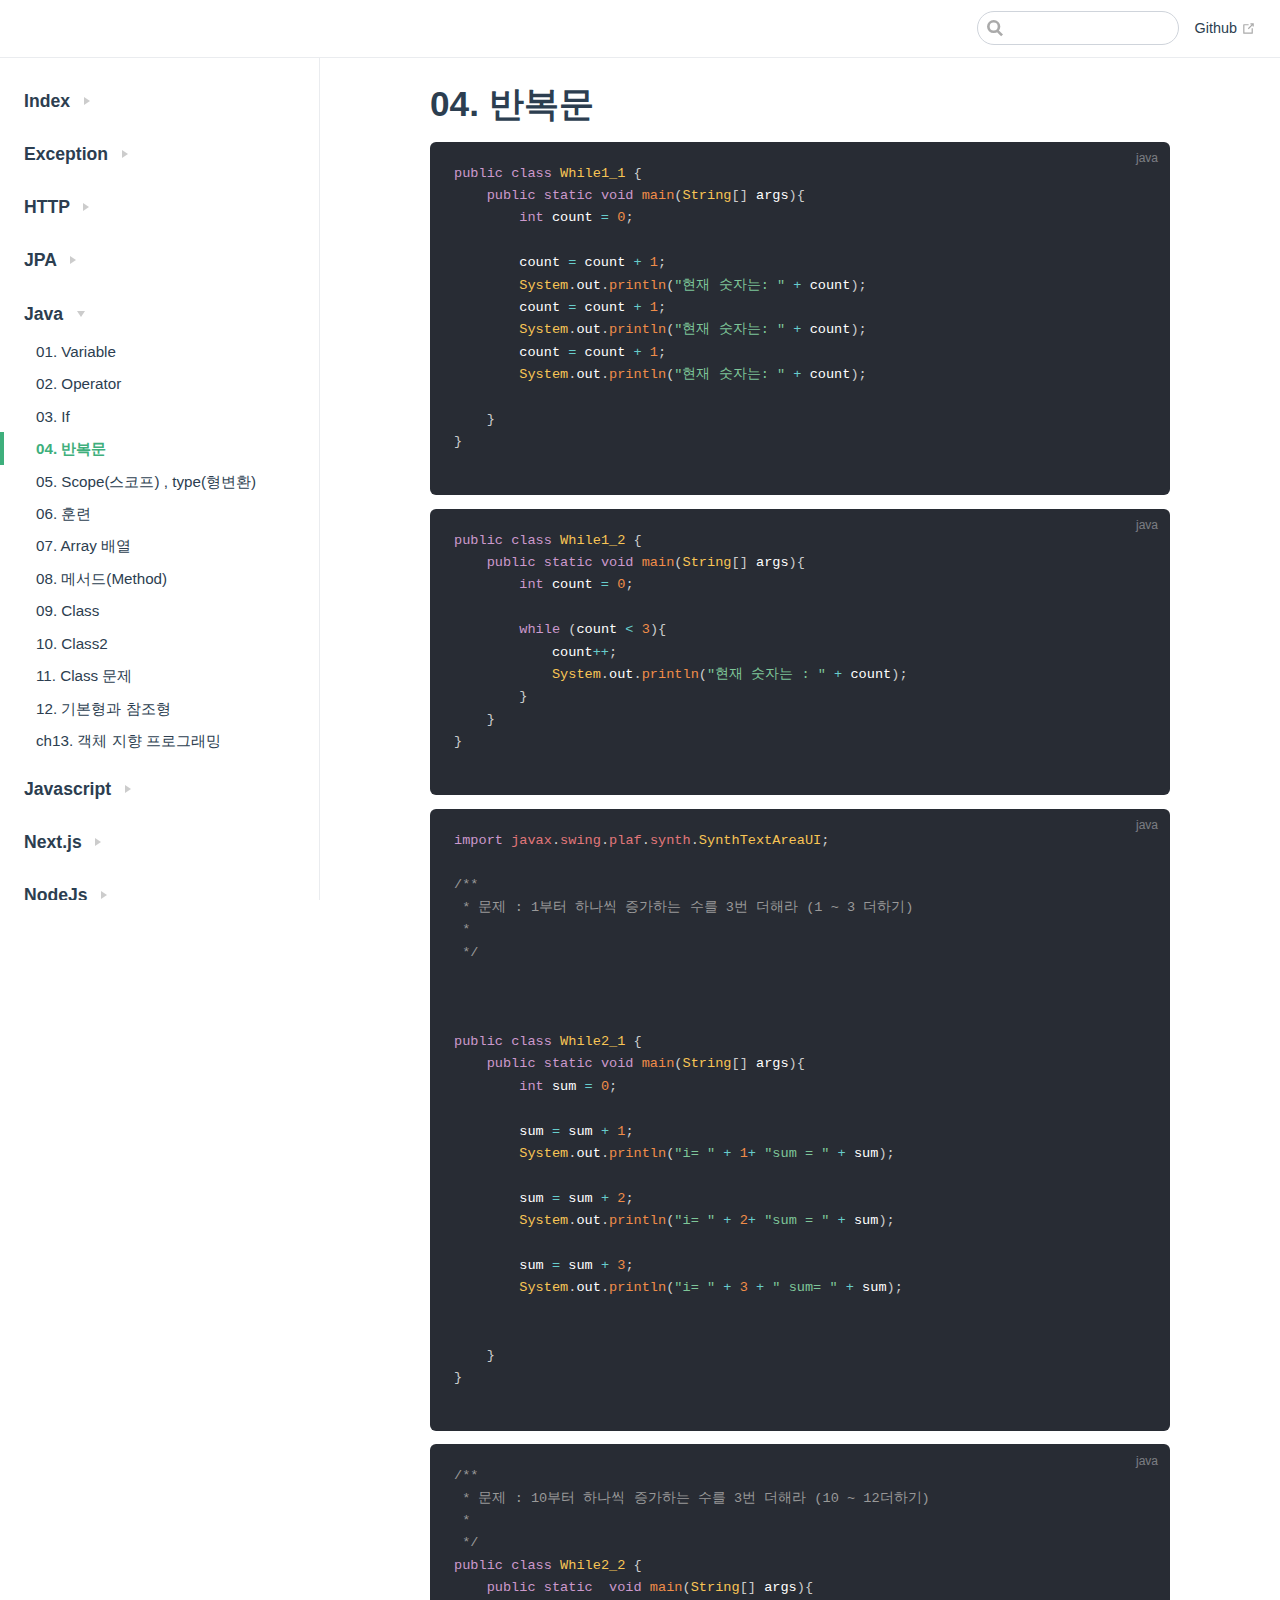
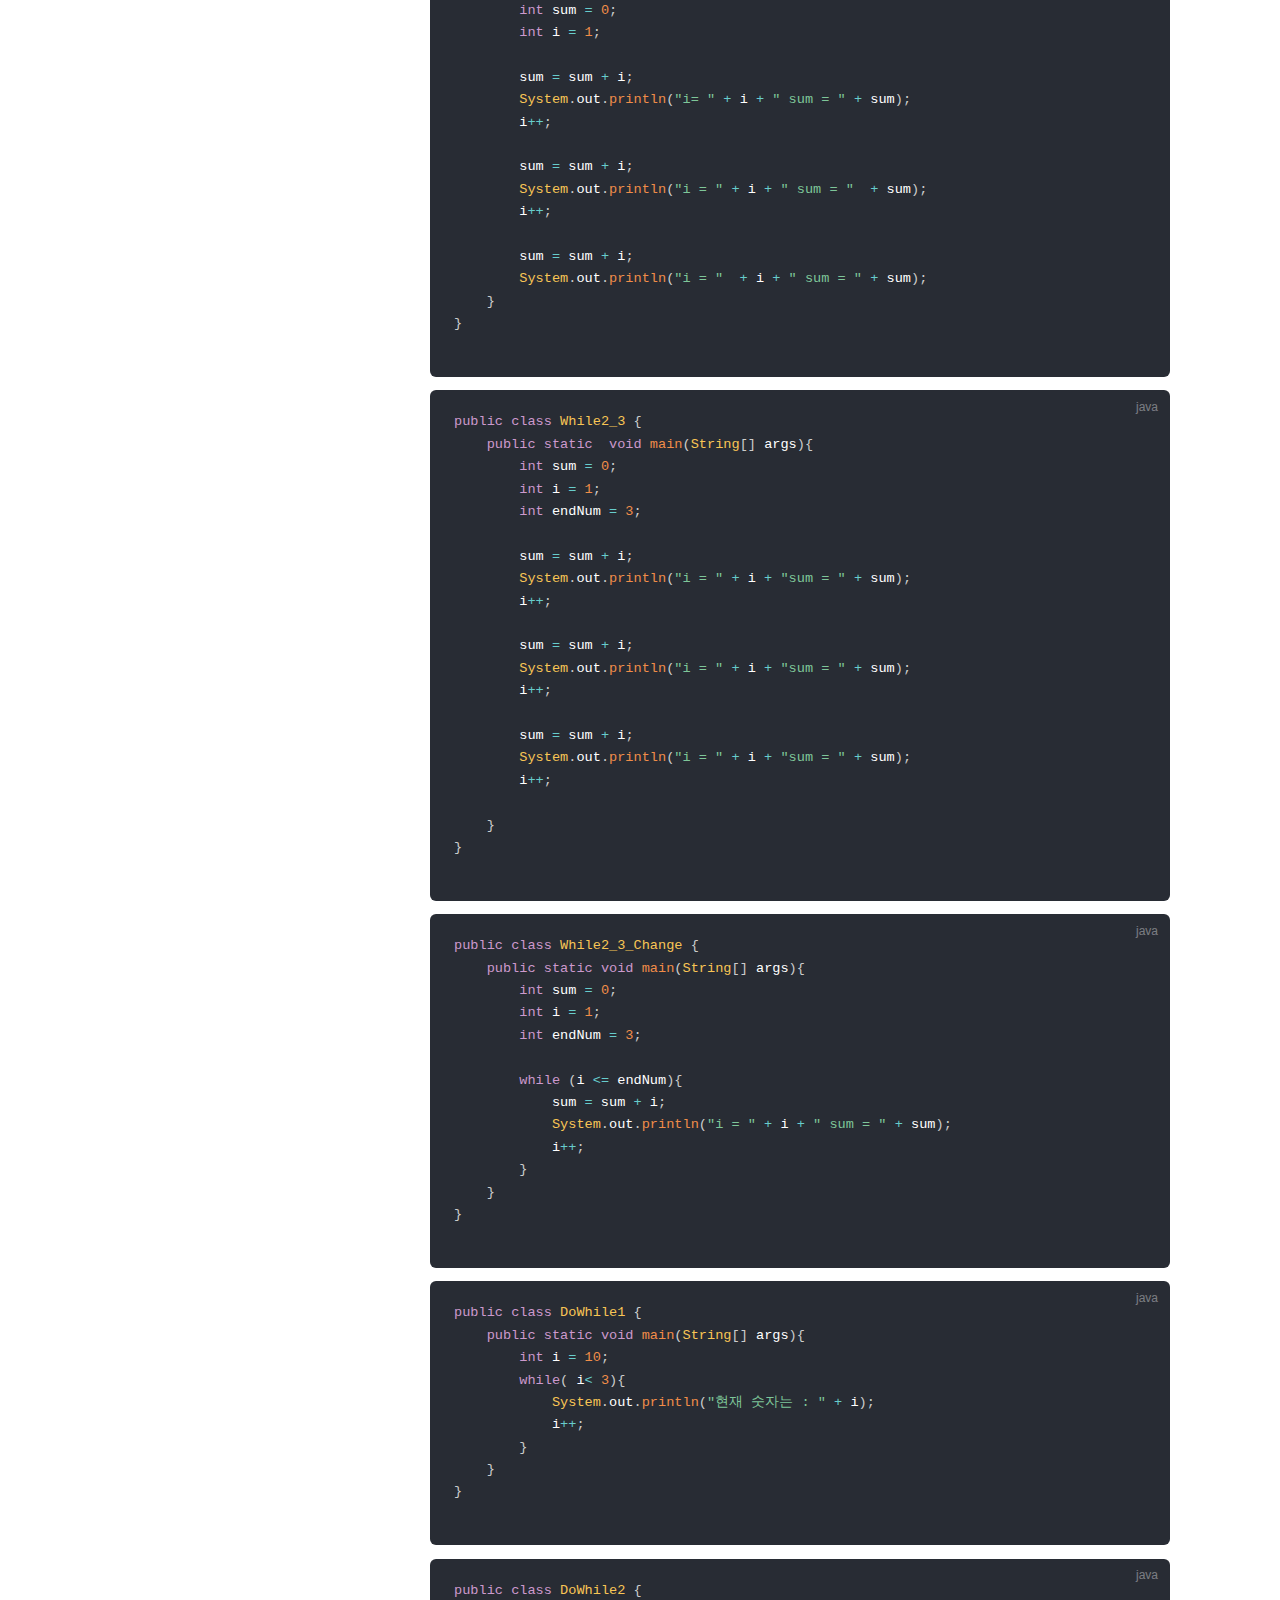
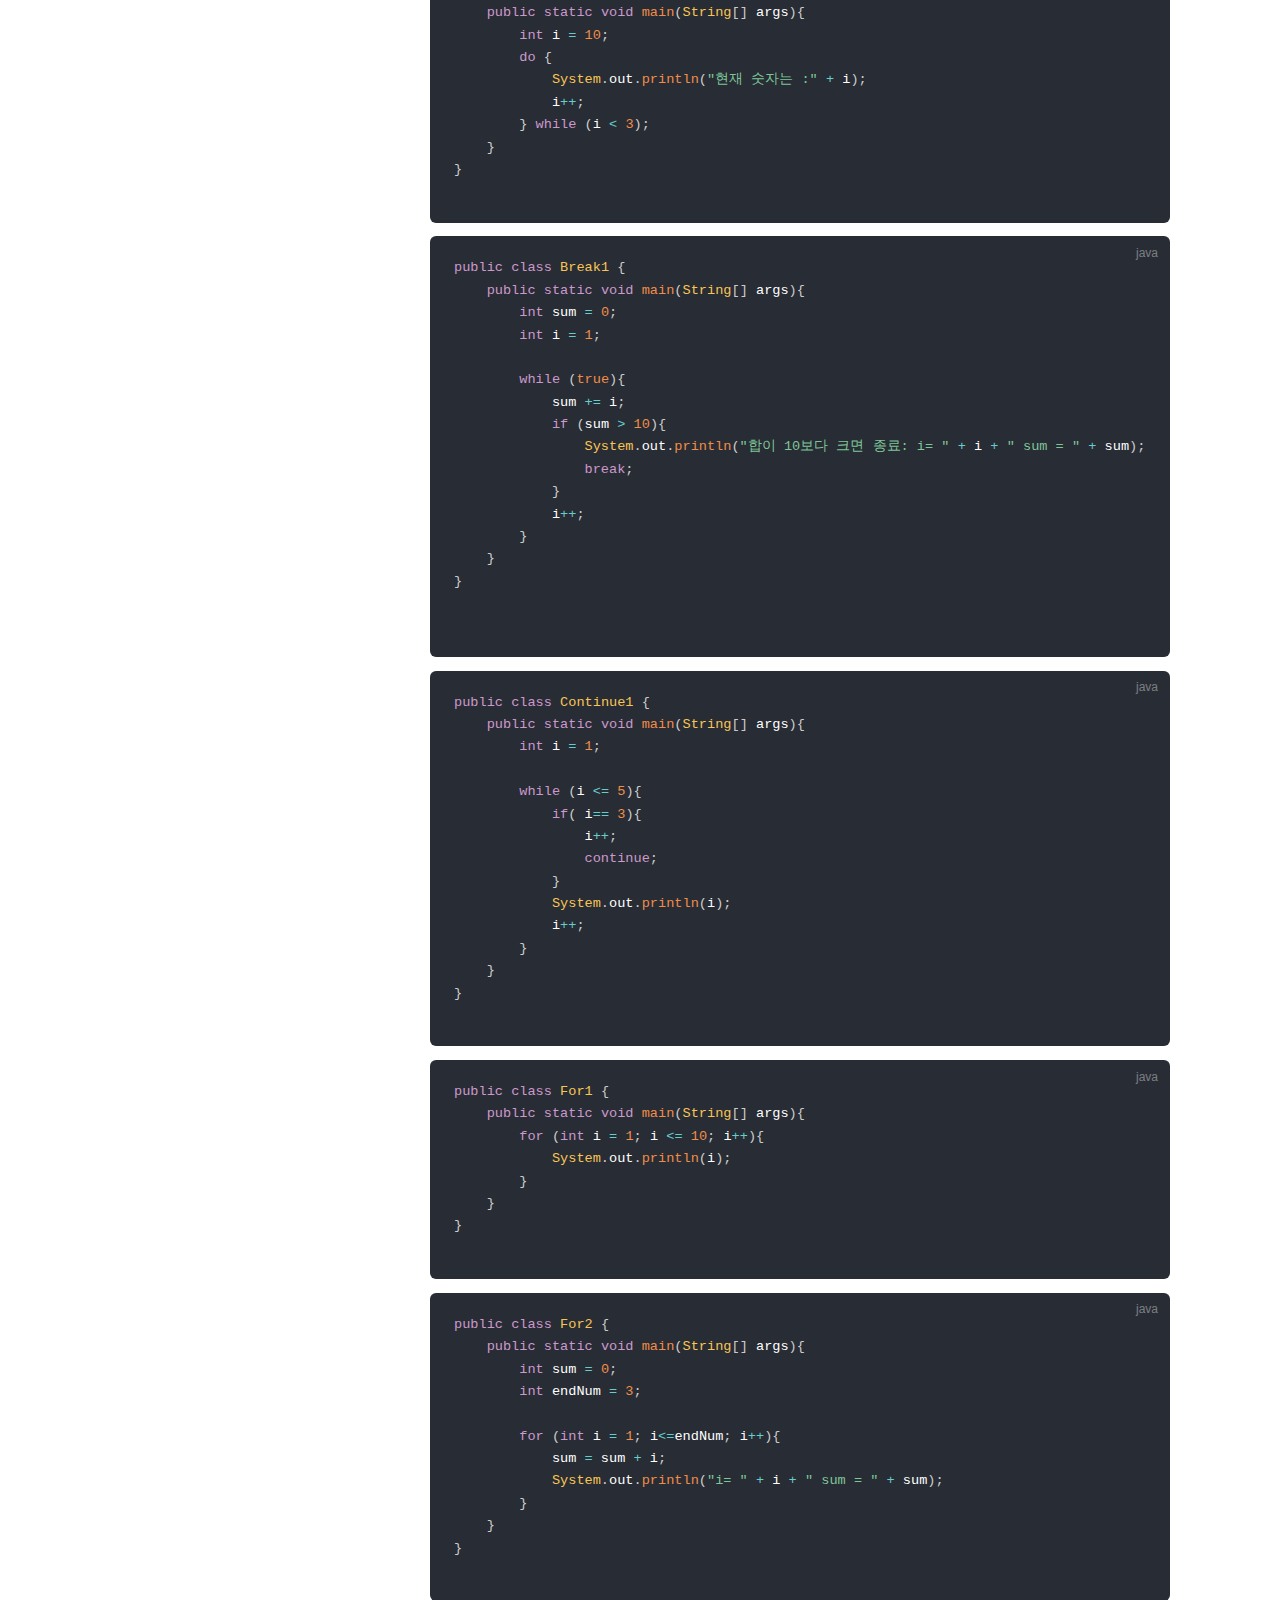
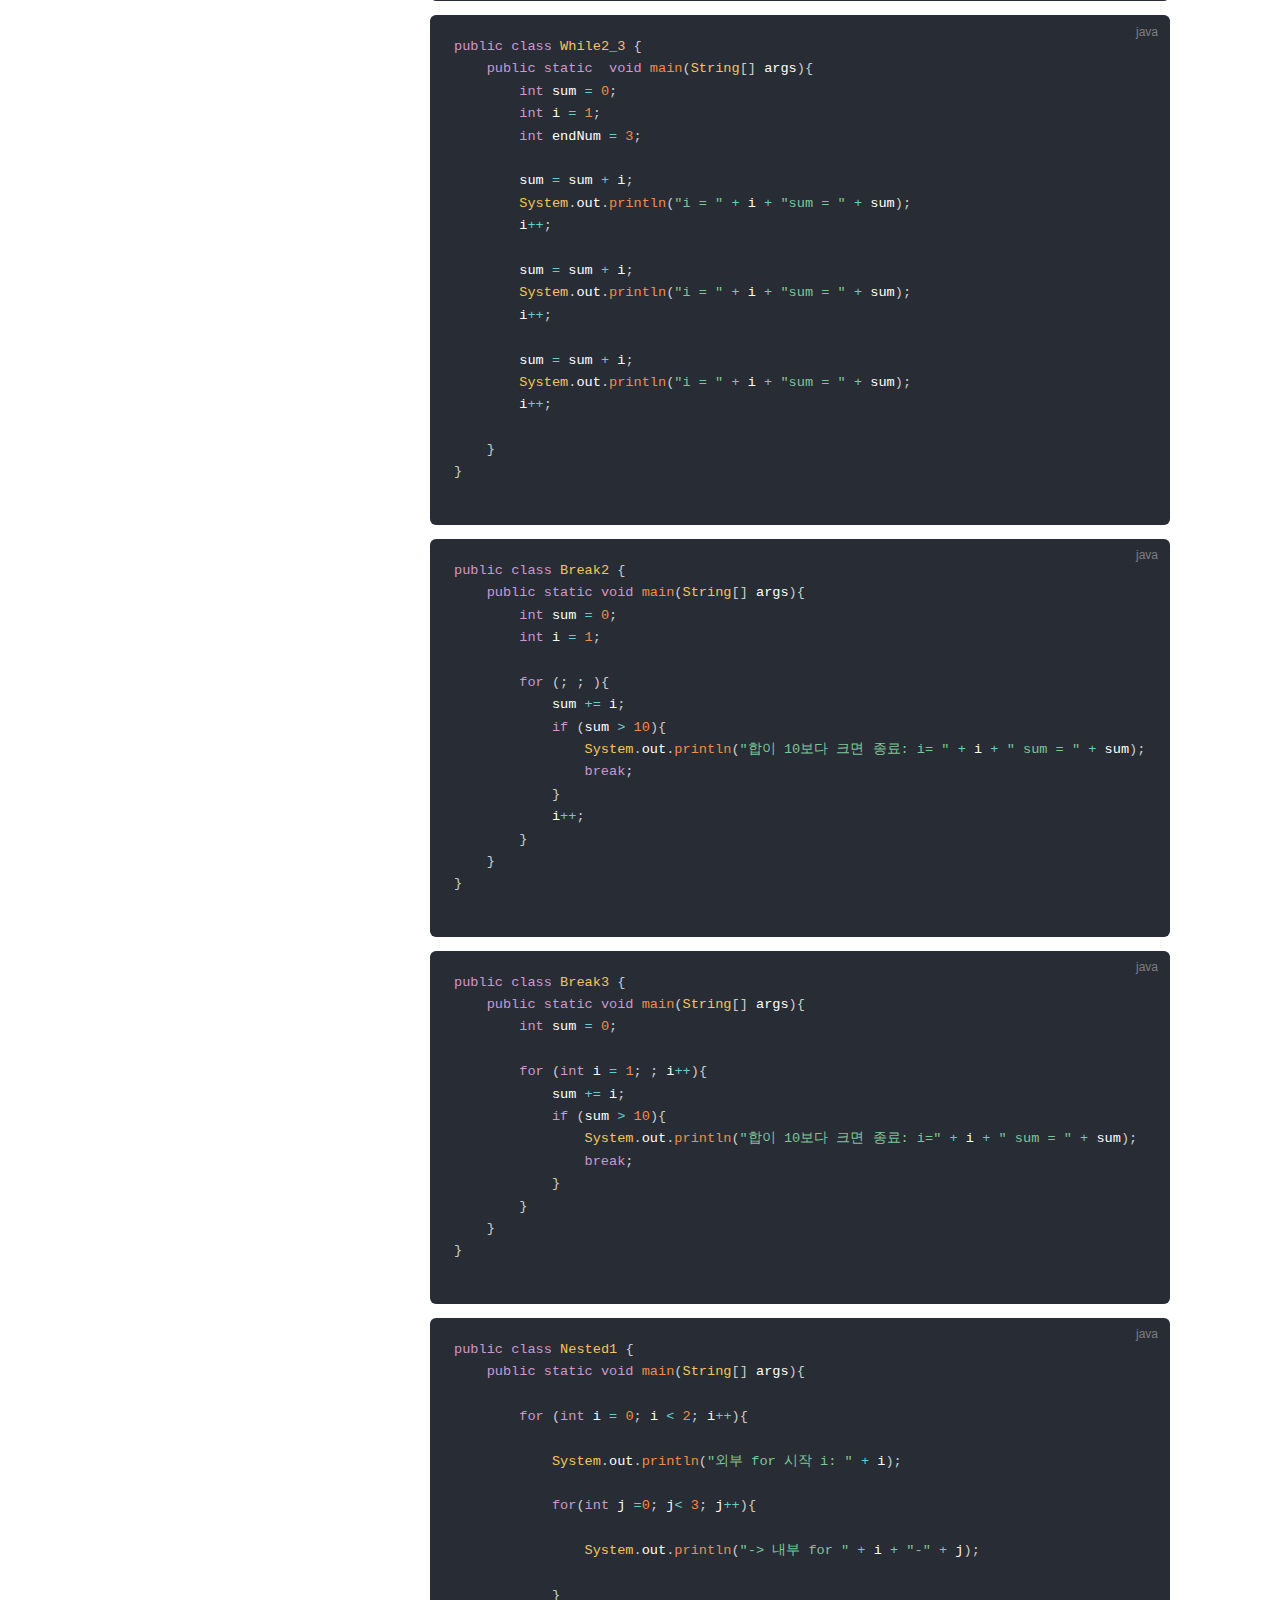
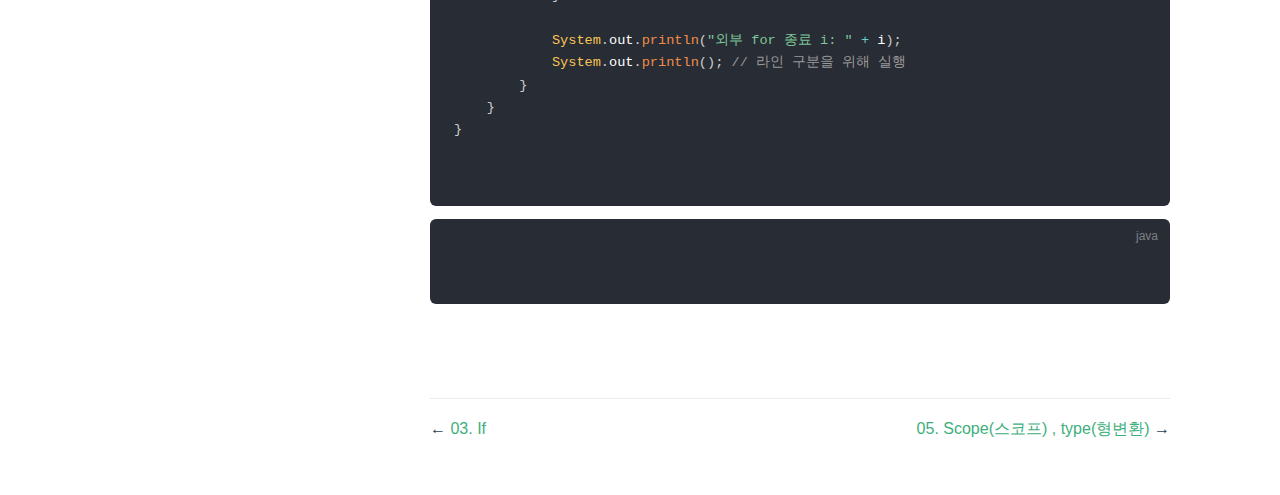
<file: Java/ch04.html>
<!DOCTYPE html>
<html lang="en-US">
  <head>
    <meta charset="utf-8">
    <meta name="viewport" content="width=device-width,initial-scale=1">
    <title>04. 반복문</title>
    <meta name="generator" content="VuePress 1.9.10">
    
    <meta name="description" content="desc">
    
    <link rel="preload" href="/assets/css/0.styles.d419143b.css" as="style"><link rel="preload" href="/assets/js/app.7830cfe4.js" as="script"><link rel="preload" href="/assets/js/2.fd64779e.js" as="script"><link rel="preload" href="/assets/js/1.87595a30.js" as="script"><link rel="preload" href="/assets/js/36.49a57590.js" as="script"><link rel="prefetch" href="/assets/js/10.f3b75cb1.js"><link rel="prefetch" href="/assets/js/11.976b005d.js"><link rel="prefetch" href="/assets/js/12.c204bb4e.js"><link rel="prefetch" href="/assets/js/13.73e86676.js"><link rel="prefetch" href="/assets/js/14.42991e2a.js"><link rel="prefetch" href="/assets/js/15.8b128397.js"><link rel="prefetch" href="/assets/js/16.e37df2a1.js"><link rel="prefetch" href="/assets/js/17.1678b209.js"><link rel="prefetch" href="/assets/js/18.87da4873.js"><link rel="prefetch" href="/assets/js/19.0741f0b9.js"><link rel="prefetch" href="/assets/js/20.9f94b747.js"><link rel="prefetch" href="/assets/js/21.60375cff.js"><link rel="prefetch" href="/assets/js/22.a17ebb53.js"><link rel="prefetch" href="/assets/js/23.ab9d8a0f.js"><link rel="prefetch" href="/assets/js/24.7e121ed5.js"><link rel="prefetch" href="/assets/js/25.73b8a6a4.js"><link rel="prefetch" href="/assets/js/26.ce359ca1.js"><link rel="prefetch" href="/assets/js/27.0cb084ba.js"><link rel="prefetch" href="/assets/js/28.59f812d6.js"><link rel="prefetch" href="/assets/js/29.a009643a.js"><link rel="prefetch" href="/assets/js/3.e8eb28a6.js"><link rel="prefetch" href="/assets/js/30.ea581dd5.js"><link rel="prefetch" href="/assets/js/31.be0038aa.js"><link rel="prefetch" href="/assets/js/32.0a1ca104.js"><link rel="prefetch" href="/assets/js/33.1658616c.js"><link rel="prefetch" href="/assets/js/34.45e218be.js"><link rel="prefetch" href="/assets/js/35.80ac5381.js"><link rel="prefetch" href="/assets/js/37.3419deb6.js"><link rel="prefetch" href="/assets/js/38.397d4285.js"><link rel="prefetch" href="/assets/js/39.18bc8ad7.js"><link rel="prefetch" href="/assets/js/4.2b3e3d8f.js"><link rel="prefetch" href="/assets/js/40.aee1c48b.js"><link rel="prefetch" href="/assets/js/41.225ef8ad.js"><link rel="prefetch" href="/assets/js/42.6312b271.js"><link rel="prefetch" href="/assets/js/43.0110f343.js"><link rel="prefetch" href="/assets/js/44.33e42a55.js"><link rel="prefetch" href="/assets/js/45.b70a7a7a.js"><link rel="prefetch" href="/assets/js/46.8d9e6921.js"><link rel="prefetch" href="/assets/js/47.3490c51e.js"><link rel="prefetch" href="/assets/js/48.182fbb4a.js"><link rel="prefetch" href="/assets/js/49.d3ae4809.js"><link rel="prefetch" href="/assets/js/5.45c61f29.js"><link rel="prefetch" href="/assets/js/50.1a650643.js"><link rel="prefetch" href="/assets/js/51.3edaceff.js"><link rel="prefetch" href="/assets/js/52.72b659a4.js"><link rel="prefetch" href="/assets/js/53.c6b09781.js"><link rel="prefetch" href="/assets/js/54.91d225b5.js"><link rel="prefetch" href="/assets/js/55.8239d4b6.js"><link rel="prefetch" href="/assets/js/56.accdeb1a.js"><link rel="prefetch" href="/assets/js/57.74e66176.js"><link rel="prefetch" href="/assets/js/58.d3d1ae16.js"><link rel="prefetch" href="/assets/js/59.bfa191d4.js"><link rel="prefetch" href="/assets/js/6.d4352767.js"><link rel="prefetch" href="/assets/js/60.1b88e0b0.js"><link rel="prefetch" href="/assets/js/61.a7ba7996.js"><link rel="prefetch" href="/assets/js/62.c38e010b.js"><link rel="prefetch" href="/assets/js/63.7ca26ab8.js"><link rel="prefetch" href="/assets/js/64.8fab8344.js"><link rel="prefetch" href="/assets/js/65.6f2489ea.js"><link rel="prefetch" href="/assets/js/66.4ae9de33.js"><link rel="prefetch" href="/assets/js/67.ef7914ff.js"><link rel="prefetch" href="/assets/js/68.43e64c9b.js"><link rel="prefetch" href="/assets/js/7.955a46ff.js"><link rel="prefetch" href="/assets/js/vendors~docsearch.b7a3ab4f.js">
    <link rel="stylesheet" href="/assets/css/0.styles.d419143b.css">
  </head>
  <body>
    <div id="app" data-server-rendered="true"><div class="theme-container"><header class="navbar"><div class="sidebar-button"><svg xmlns="http://www.w3.org/2000/svg" aria-hidden="true" role="img" viewBox="0 0 448 512" class="icon"><path fill="currentColor" d="M436 124H12c-6.627 0-12-5.373-12-12V80c0-6.627 5.373-12 12-12h424c6.627 0 12 5.373 12 12v32c0 6.627-5.373 12-12 12zm0 160H12c-6.627 0-12-5.373-12-12v-32c0-6.627 5.373-12 12-12h424c6.627 0 12 5.373 12 12v32c0 6.627-5.373 12-12 12zm0 160H12c-6.627 0-12-5.373-12-12v-32c0-6.627 5.373-12 12-12h424c6.627 0 12 5.373 12 12v32c0 6.627-5.373 12-12 12z"></path></svg></div> <a href="/" class="home-link router-link-active"></a> <div class="links"><div class="search-box"><input aria-label="Search" autocomplete="off" spellcheck="false" value=""> <!----></div> <nav class="nav-links can-hide"><div class="nav-item"><a href="https://github.com/amazon7737" target="_blank" rel="noopener noreferrer" class="nav-link external">
  Github
  <span><svg xmlns="http://www.w3.org/2000/svg" aria-hidden="true" focusable="false" x="0px" y="0px" viewBox="0 0 100 100" width="15" height="15" class="icon outbound"><path fill="currentColor" d="M18.8,85.1h56l0,0c2.2,0,4-1.8,4-4v-32h-8v28h-48v-48h28v-8h-32l0,0c-2.2,0-4,1.8-4,4v56C14.8,83.3,16.6,85.1,18.8,85.1z"></path> <polygon fill="currentColor" points="45.7,48.7 51.3,54.3 77.2,28.5 77.2,37.2 85.2,37.2 85.2,14.9 62.8,14.9 62.8,22.9 71.5,22.9"></polygon></svg> <span class="sr-only">(opens new window)</span></span></a></div> <!----></nav></div></header> <div class="sidebar-mask"></div> <aside class="sidebar"><nav class="nav-links"><div class="nav-item"><a href="https://github.com/amazon7737" target="_blank" rel="noopener noreferrer" class="nav-link external">
  Github
  <span><svg xmlns="http://www.w3.org/2000/svg" aria-hidden="true" focusable="false" x="0px" y="0px" viewBox="0 0 100 100" width="15" height="15" class="icon outbound"><path fill="currentColor" d="M18.8,85.1h56l0,0c2.2,0,4-1.8,4-4v-32h-8v28h-48v-48h28v-8h-32l0,0c-2.2,0-4,1.8-4,4v56C14.8,83.3,16.6,85.1,18.8,85.1z"></path> <polygon fill="currentColor" points="45.7,48.7 51.3,54.3 77.2,28.5 77.2,37.2 85.2,37.2 85.2,14.9 62.8,14.9 62.8,22.9 71.5,22.9"></polygon></svg> <span class="sr-only">(opens new window)</span></span></a></div> <!----></nav>  <ul class="sidebar-links"><li><section class="sidebar-group collapsable depth-0"><p class="sidebar-heading"><span>Index</span> <span class="arrow right"></span></p> <!----></section></li><li><section class="sidebar-group collapsable depth-0"><p class="sidebar-heading"><span>Exception</span> <span class="arrow right"></span></p> <!----></section></li><li><section class="sidebar-group collapsable depth-0"><p class="sidebar-heading"><span>HTTP</span> <span class="arrow right"></span></p> <!----></section></li><li><section class="sidebar-group collapsable depth-0"><p class="sidebar-heading"><span>JPA</span> <span class="arrow right"></span></p> <!----></section></li><li><section class="sidebar-group collapsable depth-0"><p class="sidebar-heading open"><span>Java</span> <span class="arrow down"></span></p> <ul class="sidebar-links sidebar-group-items"><li><a href="/Java/ch01.html" class="sidebar-link">01. Variable</a></li><li><a href="/Java/ch02.html" class="sidebar-link">02. Operator</a></li><li><a href="/Java/ch03.html" class="sidebar-link">03. If</a></li><li><a href="/Java/ch04.html" aria-current="page" class="active sidebar-link">04. 반복문</a></li><li><a href="/Java/ch05.html" class="sidebar-link">05. Scope(스코프) , type(형변환)</a></li><li><a href="/Java/ch06.html" class="sidebar-link">06. 훈련</a></li><li><a href="/Java/ch07.html" class="sidebar-link">07. Array 배열</a></li><li><a href="/Java/ch08.html" class="sidebar-link">08. 메서드(Method)</a></li><li><a href="/Java/ch09.html" class="sidebar-link">09. Class</a></li><li><a href="/Java/ch10.html" class="sidebar-link">10. Class2</a></li><li><a href="/Java/ch11.html" class="sidebar-link">11. Class 문제</a></li><li><a href="/Java/ch12.html" class="sidebar-link">12. 기본형과 참조형</a></li><li><a href="/Java/ch13.html" class="sidebar-link">ch13. 객체 지향 프로그래밍</a></li></ul></section></li><li><section class="sidebar-group collapsable depth-0"><p class="sidebar-heading"><span>Javascript</span> <span class="arrow right"></span></p> <!----></section></li><li><section class="sidebar-group collapsable depth-0"><p class="sidebar-heading"><span>Next.js</span> <span class="arrow right"></span></p> <!----></section></li><li><section class="sidebar-group collapsable depth-0"><p class="sidebar-heading"><span>NodeJs</span> <span class="arrow right"></span></p> <!----></section></li><li><section class="sidebar-group collapsable depth-0"><p class="sidebar-heading"><span>Spring</span> <span class="arrow right"></span></p> <!----></section></li><li><section class="sidebar-group collapsable depth-0"><p class="sidebar-heading"><span>Toy Project</span> <span class="arrow right"></span></p> <!----></section></li><li><section class="sidebar-group collapsable depth-0"><p class="sidebar-heading"><span>git</span> <span class="arrow right"></span></p> <!----></section></li><li><section class="sidebar-group collapsable depth-0"><p class="sidebar-heading"><span>mysql</span> <span class="arrow right"></span></p> <!----></section></li><li><section class="sidebar-group collapsable depth-0"><p class="sidebar-heading"><span>python</span> <span class="arrow right"></span></p> <!----></section></li><li><section class="sidebar-group collapsable depth-0"><p class="sidebar-heading"><span>데이터베이스</span> <span class="arrow right"></span></p> <!----></section></li><li><section class="sidebar-group collapsable depth-0"><p class="sidebar-heading"><span>데이터베이스 설계 및 구축</span> <span class="arrow right"></span></p> <!----></section></li><li><section class="sidebar-group collapsable depth-0"><p class="sidebar-heading"><span>소프트웨어공학</span> <span class="arrow right"></span></p> <!----></section></li></ul> </aside> <main class="page"> <div class="theme-default-content content__default"><h1 id="_04-반복문"><a href="#_04-반복문" class="header-anchor">#</a> 04. 반복문</h1> <div class="language-java extra-class"><pre class="language-java"><code><span class="token keyword">public</span> <span class="token keyword">class</span> <span class="token class-name">While1_1</span> <span class="token punctuation">{</span>
    <span class="token keyword">public</span> <span class="token keyword">static</span> <span class="token keyword">void</span> <span class="token function">main</span><span class="token punctuation">(</span><span class="token class-name">String</span><span class="token punctuation">[</span><span class="token punctuation">]</span> args<span class="token punctuation">)</span><span class="token punctuation">{</span>
        <span class="token keyword">int</span> count <span class="token operator">=</span> <span class="token number">0</span><span class="token punctuation">;</span>

        count <span class="token operator">=</span> count <span class="token operator">+</span> <span class="token number">1</span><span class="token punctuation">;</span>
        <span class="token class-name">System</span><span class="token punctuation">.</span>out<span class="token punctuation">.</span><span class="token function">println</span><span class="token punctuation">(</span><span class="token string">&quot;현재 숫자는: &quot;</span> <span class="token operator">+</span> count<span class="token punctuation">)</span><span class="token punctuation">;</span>
        count <span class="token operator">=</span> count <span class="token operator">+</span> <span class="token number">1</span><span class="token punctuation">;</span>
        <span class="token class-name">System</span><span class="token punctuation">.</span>out<span class="token punctuation">.</span><span class="token function">println</span><span class="token punctuation">(</span><span class="token string">&quot;현재 숫자는: &quot;</span> <span class="token operator">+</span> count<span class="token punctuation">)</span><span class="token punctuation">;</span>
        count <span class="token operator">=</span> count <span class="token operator">+</span> <span class="token number">1</span><span class="token punctuation">;</span>
        <span class="token class-name">System</span><span class="token punctuation">.</span>out<span class="token punctuation">.</span><span class="token function">println</span><span class="token punctuation">(</span><span class="token string">&quot;현재 숫자는: &quot;</span> <span class="token operator">+</span> count<span class="token punctuation">)</span><span class="token punctuation">;</span>

    <span class="token punctuation">}</span>
<span class="token punctuation">}</span>

</code></pre></div><div class="language-java extra-class"><pre class="language-java"><code><span class="token keyword">public</span> <span class="token keyword">class</span> <span class="token class-name">While1_2</span> <span class="token punctuation">{</span>
    <span class="token keyword">public</span> <span class="token keyword">static</span> <span class="token keyword">void</span> <span class="token function">main</span><span class="token punctuation">(</span><span class="token class-name">String</span><span class="token punctuation">[</span><span class="token punctuation">]</span> args<span class="token punctuation">)</span><span class="token punctuation">{</span>
        <span class="token keyword">int</span> count <span class="token operator">=</span> <span class="token number">0</span><span class="token punctuation">;</span>

        <span class="token keyword">while</span> <span class="token punctuation">(</span>count <span class="token operator">&lt;</span> <span class="token number">3</span><span class="token punctuation">)</span><span class="token punctuation">{</span>
            count<span class="token operator">++</span><span class="token punctuation">;</span>
            <span class="token class-name">System</span><span class="token punctuation">.</span>out<span class="token punctuation">.</span><span class="token function">println</span><span class="token punctuation">(</span><span class="token string">&quot;현재 숫자는 : &quot;</span> <span class="token operator">+</span> count<span class="token punctuation">)</span><span class="token punctuation">;</span>
        <span class="token punctuation">}</span>
    <span class="token punctuation">}</span>
<span class="token punctuation">}</span>

</code></pre></div><div class="language-java extra-class"><pre class="language-java"><code><span class="token keyword">import</span> <span class="token import"><span class="token namespace">javax<span class="token punctuation">.</span>swing<span class="token punctuation">.</span>plaf<span class="token punctuation">.</span>synth<span class="token punctuation">.</span></span><span class="token class-name">SynthTextAreaUI</span></span><span class="token punctuation">;</span>

<span class="token comment">/**
 * 문제 : 1부터 하나씩 증가하는 수를 3번 더해라 (1 ~ 3 더하기)
 *
 */</span>



<span class="token keyword">public</span> <span class="token keyword">class</span> <span class="token class-name">While2_1</span> <span class="token punctuation">{</span>
    <span class="token keyword">public</span> <span class="token keyword">static</span> <span class="token keyword">void</span> <span class="token function">main</span><span class="token punctuation">(</span><span class="token class-name">String</span><span class="token punctuation">[</span><span class="token punctuation">]</span> args<span class="token punctuation">)</span><span class="token punctuation">{</span>
        <span class="token keyword">int</span> sum <span class="token operator">=</span> <span class="token number">0</span><span class="token punctuation">;</span>

        sum <span class="token operator">=</span> sum <span class="token operator">+</span> <span class="token number">1</span><span class="token punctuation">;</span>
        <span class="token class-name">System</span><span class="token punctuation">.</span>out<span class="token punctuation">.</span><span class="token function">println</span><span class="token punctuation">(</span><span class="token string">&quot;i= &quot;</span> <span class="token operator">+</span> <span class="token number">1</span><span class="token operator">+</span> <span class="token string">&quot;sum = &quot;</span> <span class="token operator">+</span> sum<span class="token punctuation">)</span><span class="token punctuation">;</span>

        sum <span class="token operator">=</span> sum <span class="token operator">+</span> <span class="token number">2</span><span class="token punctuation">;</span>
        <span class="token class-name">System</span><span class="token punctuation">.</span>out<span class="token punctuation">.</span><span class="token function">println</span><span class="token punctuation">(</span><span class="token string">&quot;i= &quot;</span> <span class="token operator">+</span> <span class="token number">2</span><span class="token operator">+</span> <span class="token string">&quot;sum = &quot;</span> <span class="token operator">+</span> sum<span class="token punctuation">)</span><span class="token punctuation">;</span>

        sum <span class="token operator">=</span> sum <span class="token operator">+</span> <span class="token number">3</span><span class="token punctuation">;</span>
        <span class="token class-name">System</span><span class="token punctuation">.</span>out<span class="token punctuation">.</span><span class="token function">println</span><span class="token punctuation">(</span><span class="token string">&quot;i= &quot;</span> <span class="token operator">+</span> <span class="token number">3</span> <span class="token operator">+</span> <span class="token string">&quot; sum= &quot;</span> <span class="token operator">+</span> sum<span class="token punctuation">)</span><span class="token punctuation">;</span>


    <span class="token punctuation">}</span>
<span class="token punctuation">}</span>

</code></pre></div><div class="language-java extra-class"><pre class="language-java"><code><span class="token comment">/**
 * 문제 : 10부터 하나씩 증가하는 수를 3번 더해라 (10 ~ 12더하기)
 *
 */</span>
<span class="token keyword">public</span> <span class="token keyword">class</span> <span class="token class-name">While2_2</span> <span class="token punctuation">{</span>
    <span class="token keyword">public</span> <span class="token keyword">static</span>  <span class="token keyword">void</span> <span class="token function">main</span><span class="token punctuation">(</span><span class="token class-name">String</span><span class="token punctuation">[</span><span class="token punctuation">]</span> args<span class="token punctuation">)</span><span class="token punctuation">{</span>
        <span class="token keyword">int</span> sum <span class="token operator">=</span> <span class="token number">0</span><span class="token punctuation">;</span>
        <span class="token keyword">int</span> i <span class="token operator">=</span> <span class="token number">1</span><span class="token punctuation">;</span>

        sum <span class="token operator">=</span> sum <span class="token operator">+</span> i<span class="token punctuation">;</span>
        <span class="token class-name">System</span><span class="token punctuation">.</span>out<span class="token punctuation">.</span><span class="token function">println</span><span class="token punctuation">(</span><span class="token string">&quot;i= &quot;</span> <span class="token operator">+</span> i <span class="token operator">+</span> <span class="token string">&quot; sum = &quot;</span> <span class="token operator">+</span> sum<span class="token punctuation">)</span><span class="token punctuation">;</span>
        i<span class="token operator">++</span><span class="token punctuation">;</span>

        sum <span class="token operator">=</span> sum <span class="token operator">+</span> i<span class="token punctuation">;</span>
        <span class="token class-name">System</span><span class="token punctuation">.</span>out<span class="token punctuation">.</span><span class="token function">println</span><span class="token punctuation">(</span><span class="token string">&quot;i = &quot;</span> <span class="token operator">+</span> i <span class="token operator">+</span> <span class="token string">&quot; sum = &quot;</span>  <span class="token operator">+</span> sum<span class="token punctuation">)</span><span class="token punctuation">;</span>
        i<span class="token operator">++</span><span class="token punctuation">;</span>

        sum <span class="token operator">=</span> sum <span class="token operator">+</span> i<span class="token punctuation">;</span>
        <span class="token class-name">System</span><span class="token punctuation">.</span>out<span class="token punctuation">.</span><span class="token function">println</span><span class="token punctuation">(</span><span class="token string">&quot;i = &quot;</span>  <span class="token operator">+</span> i <span class="token operator">+</span> <span class="token string">&quot; sum = &quot;</span> <span class="token operator">+</span> sum<span class="token punctuation">)</span><span class="token punctuation">;</span>
    <span class="token punctuation">}</span>
<span class="token punctuation">}</span>

</code></pre></div><div class="language-java extra-class"><pre class="language-java"><code><span class="token keyword">public</span> <span class="token keyword">class</span> <span class="token class-name">While2_3</span> <span class="token punctuation">{</span>
    <span class="token keyword">public</span> <span class="token keyword">static</span>  <span class="token keyword">void</span> <span class="token function">main</span><span class="token punctuation">(</span><span class="token class-name">String</span><span class="token punctuation">[</span><span class="token punctuation">]</span> args<span class="token punctuation">)</span><span class="token punctuation">{</span>
        <span class="token keyword">int</span> sum <span class="token operator">=</span> <span class="token number">0</span><span class="token punctuation">;</span>
        <span class="token keyword">int</span> i <span class="token operator">=</span> <span class="token number">1</span><span class="token punctuation">;</span>
        <span class="token keyword">int</span> endNum <span class="token operator">=</span> <span class="token number">3</span><span class="token punctuation">;</span>

        sum <span class="token operator">=</span> sum <span class="token operator">+</span> i<span class="token punctuation">;</span>
        <span class="token class-name">System</span><span class="token punctuation">.</span>out<span class="token punctuation">.</span><span class="token function">println</span><span class="token punctuation">(</span><span class="token string">&quot;i = &quot;</span> <span class="token operator">+</span> i <span class="token operator">+</span> <span class="token string">&quot;sum = &quot;</span> <span class="token operator">+</span> sum<span class="token punctuation">)</span><span class="token punctuation">;</span>
        i<span class="token operator">++</span><span class="token punctuation">;</span>

        sum <span class="token operator">=</span> sum <span class="token operator">+</span> i<span class="token punctuation">;</span>
        <span class="token class-name">System</span><span class="token punctuation">.</span>out<span class="token punctuation">.</span><span class="token function">println</span><span class="token punctuation">(</span><span class="token string">&quot;i = &quot;</span> <span class="token operator">+</span> i <span class="token operator">+</span> <span class="token string">&quot;sum = &quot;</span> <span class="token operator">+</span> sum<span class="token punctuation">)</span><span class="token punctuation">;</span>
        i<span class="token operator">++</span><span class="token punctuation">;</span>

        sum <span class="token operator">=</span> sum <span class="token operator">+</span> i<span class="token punctuation">;</span>
        <span class="token class-name">System</span><span class="token punctuation">.</span>out<span class="token punctuation">.</span><span class="token function">println</span><span class="token punctuation">(</span><span class="token string">&quot;i = &quot;</span> <span class="token operator">+</span> i <span class="token operator">+</span> <span class="token string">&quot;sum = &quot;</span> <span class="token operator">+</span> sum<span class="token punctuation">)</span><span class="token punctuation">;</span>
        i<span class="token operator">++</span><span class="token punctuation">;</span>

    <span class="token punctuation">}</span>
<span class="token punctuation">}</span>

</code></pre></div><div class="language-java extra-class"><pre class="language-java"><code><span class="token keyword">public</span> <span class="token keyword">class</span> <span class="token class-name">While2_3_Change</span> <span class="token punctuation">{</span>
    <span class="token keyword">public</span> <span class="token keyword">static</span> <span class="token keyword">void</span> <span class="token function">main</span><span class="token punctuation">(</span><span class="token class-name">String</span><span class="token punctuation">[</span><span class="token punctuation">]</span> args<span class="token punctuation">)</span><span class="token punctuation">{</span>
        <span class="token keyword">int</span> sum <span class="token operator">=</span> <span class="token number">0</span><span class="token punctuation">;</span>
        <span class="token keyword">int</span> i <span class="token operator">=</span> <span class="token number">1</span><span class="token punctuation">;</span>
        <span class="token keyword">int</span> endNum <span class="token operator">=</span> <span class="token number">3</span><span class="token punctuation">;</span>

        <span class="token keyword">while</span> <span class="token punctuation">(</span>i <span class="token operator">&lt;=</span> endNum<span class="token punctuation">)</span><span class="token punctuation">{</span>
            sum <span class="token operator">=</span> sum <span class="token operator">+</span> i<span class="token punctuation">;</span>
            <span class="token class-name">System</span><span class="token punctuation">.</span>out<span class="token punctuation">.</span><span class="token function">println</span><span class="token punctuation">(</span><span class="token string">&quot;i = &quot;</span> <span class="token operator">+</span> i <span class="token operator">+</span> <span class="token string">&quot; sum = &quot;</span> <span class="token operator">+</span> sum<span class="token punctuation">)</span><span class="token punctuation">;</span>
            i<span class="token operator">++</span><span class="token punctuation">;</span>
        <span class="token punctuation">}</span>
    <span class="token punctuation">}</span>
<span class="token punctuation">}</span>

</code></pre></div><div class="language-java extra-class"><pre class="language-java"><code><span class="token keyword">public</span> <span class="token keyword">class</span> <span class="token class-name">DoWhile1</span> <span class="token punctuation">{</span>
    <span class="token keyword">public</span> <span class="token keyword">static</span> <span class="token keyword">void</span> <span class="token function">main</span><span class="token punctuation">(</span><span class="token class-name">String</span><span class="token punctuation">[</span><span class="token punctuation">]</span> args<span class="token punctuation">)</span><span class="token punctuation">{</span>
        <span class="token keyword">int</span> i <span class="token operator">=</span> <span class="token number">10</span><span class="token punctuation">;</span>
        <span class="token keyword">while</span><span class="token punctuation">(</span> i<span class="token operator">&lt;</span> <span class="token number">3</span><span class="token punctuation">)</span><span class="token punctuation">{</span>
            <span class="token class-name">System</span><span class="token punctuation">.</span>out<span class="token punctuation">.</span><span class="token function">println</span><span class="token punctuation">(</span><span class="token string">&quot;현재 숫자는 : &quot;</span> <span class="token operator">+</span> i<span class="token punctuation">)</span><span class="token punctuation">;</span>
            i<span class="token operator">++</span><span class="token punctuation">;</span>
        <span class="token punctuation">}</span>
    <span class="token punctuation">}</span>
<span class="token punctuation">}</span>

</code></pre></div><div class="language-java extra-class"><pre class="language-java"><code><span class="token keyword">public</span> <span class="token keyword">class</span> <span class="token class-name">DoWhile2</span> <span class="token punctuation">{</span>
    <span class="token keyword">public</span> <span class="token keyword">static</span> <span class="token keyword">void</span> <span class="token function">main</span><span class="token punctuation">(</span><span class="token class-name">String</span><span class="token punctuation">[</span><span class="token punctuation">]</span> args<span class="token punctuation">)</span><span class="token punctuation">{</span>
        <span class="token keyword">int</span> i <span class="token operator">=</span> <span class="token number">10</span><span class="token punctuation">;</span>
        <span class="token keyword">do</span> <span class="token punctuation">{</span>
            <span class="token class-name">System</span><span class="token punctuation">.</span>out<span class="token punctuation">.</span><span class="token function">println</span><span class="token punctuation">(</span><span class="token string">&quot;현재 숫자는 :&quot;</span> <span class="token operator">+</span> i<span class="token punctuation">)</span><span class="token punctuation">;</span>
            i<span class="token operator">++</span><span class="token punctuation">;</span>
        <span class="token punctuation">}</span> <span class="token keyword">while</span> <span class="token punctuation">(</span>i <span class="token operator">&lt;</span> <span class="token number">3</span><span class="token punctuation">)</span><span class="token punctuation">;</span>
    <span class="token punctuation">}</span>
<span class="token punctuation">}</span>

</code></pre></div><div class="language-java extra-class"><pre class="language-java"><code><span class="token keyword">public</span> <span class="token keyword">class</span> <span class="token class-name">Break1</span> <span class="token punctuation">{</span>
    <span class="token keyword">public</span> <span class="token keyword">static</span> <span class="token keyword">void</span> <span class="token function">main</span><span class="token punctuation">(</span><span class="token class-name">String</span><span class="token punctuation">[</span><span class="token punctuation">]</span> args<span class="token punctuation">)</span><span class="token punctuation">{</span>
        <span class="token keyword">int</span> sum <span class="token operator">=</span> <span class="token number">0</span><span class="token punctuation">;</span>
        <span class="token keyword">int</span> i <span class="token operator">=</span> <span class="token number">1</span><span class="token punctuation">;</span>

        <span class="token keyword">while</span> <span class="token punctuation">(</span><span class="token boolean">true</span><span class="token punctuation">)</span><span class="token punctuation">{</span>
            sum <span class="token operator">+=</span> i<span class="token punctuation">;</span>
            <span class="token keyword">if</span> <span class="token punctuation">(</span>sum <span class="token operator">&gt;</span> <span class="token number">10</span><span class="token punctuation">)</span><span class="token punctuation">{</span>
                <span class="token class-name">System</span><span class="token punctuation">.</span>out<span class="token punctuation">.</span><span class="token function">println</span><span class="token punctuation">(</span><span class="token string">&quot;합이 10보다 크면 종료: i= &quot;</span> <span class="token operator">+</span> i <span class="token operator">+</span> <span class="token string">&quot; sum = &quot;</span> <span class="token operator">+</span> sum<span class="token punctuation">)</span><span class="token punctuation">;</span>
                <span class="token keyword">break</span><span class="token punctuation">;</span>
            <span class="token punctuation">}</span>
            i<span class="token operator">++</span><span class="token punctuation">;</span>
        <span class="token punctuation">}</span>
    <span class="token punctuation">}</span>
<span class="token punctuation">}</span>


</code></pre></div><div class="language-java extra-class"><pre class="language-java"><code><span class="token keyword">public</span> <span class="token keyword">class</span> <span class="token class-name">Continue1</span> <span class="token punctuation">{</span>
    <span class="token keyword">public</span> <span class="token keyword">static</span> <span class="token keyword">void</span> <span class="token function">main</span><span class="token punctuation">(</span><span class="token class-name">String</span><span class="token punctuation">[</span><span class="token punctuation">]</span> args<span class="token punctuation">)</span><span class="token punctuation">{</span>
        <span class="token keyword">int</span> i <span class="token operator">=</span> <span class="token number">1</span><span class="token punctuation">;</span>

        <span class="token keyword">while</span> <span class="token punctuation">(</span>i <span class="token operator">&lt;=</span> <span class="token number">5</span><span class="token punctuation">)</span><span class="token punctuation">{</span>
            <span class="token keyword">if</span><span class="token punctuation">(</span> i<span class="token operator">==</span> <span class="token number">3</span><span class="token punctuation">)</span><span class="token punctuation">{</span>
                i<span class="token operator">++</span><span class="token punctuation">;</span>
                <span class="token keyword">continue</span><span class="token punctuation">;</span>
            <span class="token punctuation">}</span>
            <span class="token class-name">System</span><span class="token punctuation">.</span>out<span class="token punctuation">.</span><span class="token function">println</span><span class="token punctuation">(</span>i<span class="token punctuation">)</span><span class="token punctuation">;</span>
            i<span class="token operator">++</span><span class="token punctuation">;</span>
        <span class="token punctuation">}</span>
    <span class="token punctuation">}</span>
<span class="token punctuation">}</span>

</code></pre></div><div class="language-java extra-class"><pre class="language-java"><code><span class="token keyword">public</span> <span class="token keyword">class</span> <span class="token class-name">For1</span> <span class="token punctuation">{</span>
    <span class="token keyword">public</span> <span class="token keyword">static</span> <span class="token keyword">void</span> <span class="token function">main</span><span class="token punctuation">(</span><span class="token class-name">String</span><span class="token punctuation">[</span><span class="token punctuation">]</span> args<span class="token punctuation">)</span><span class="token punctuation">{</span>
        <span class="token keyword">for</span> <span class="token punctuation">(</span><span class="token keyword">int</span> i <span class="token operator">=</span> <span class="token number">1</span><span class="token punctuation">;</span> i <span class="token operator">&lt;=</span> <span class="token number">10</span><span class="token punctuation">;</span> i<span class="token operator">++</span><span class="token punctuation">)</span><span class="token punctuation">{</span>
            <span class="token class-name">System</span><span class="token punctuation">.</span>out<span class="token punctuation">.</span><span class="token function">println</span><span class="token punctuation">(</span>i<span class="token punctuation">)</span><span class="token punctuation">;</span>
        <span class="token punctuation">}</span>
    <span class="token punctuation">}</span>
<span class="token punctuation">}</span>

</code></pre></div><div class="language-java extra-class"><pre class="language-java"><code><span class="token keyword">public</span> <span class="token keyword">class</span> <span class="token class-name">For2</span> <span class="token punctuation">{</span>
    <span class="token keyword">public</span> <span class="token keyword">static</span> <span class="token keyword">void</span> <span class="token function">main</span><span class="token punctuation">(</span><span class="token class-name">String</span><span class="token punctuation">[</span><span class="token punctuation">]</span> args<span class="token punctuation">)</span><span class="token punctuation">{</span>
        <span class="token keyword">int</span> sum <span class="token operator">=</span> <span class="token number">0</span><span class="token punctuation">;</span>
        <span class="token keyword">int</span> endNum <span class="token operator">=</span> <span class="token number">3</span><span class="token punctuation">;</span>

        <span class="token keyword">for</span> <span class="token punctuation">(</span><span class="token keyword">int</span> i <span class="token operator">=</span> <span class="token number">1</span><span class="token punctuation">;</span> i<span class="token operator">&lt;=</span>endNum<span class="token punctuation">;</span> i<span class="token operator">++</span><span class="token punctuation">)</span><span class="token punctuation">{</span>
            sum <span class="token operator">=</span> sum <span class="token operator">+</span> i<span class="token punctuation">;</span>
            <span class="token class-name">System</span><span class="token punctuation">.</span>out<span class="token punctuation">.</span><span class="token function">println</span><span class="token punctuation">(</span><span class="token string">&quot;i= &quot;</span> <span class="token operator">+</span> i <span class="token operator">+</span> <span class="token string">&quot; sum = &quot;</span> <span class="token operator">+</span> sum<span class="token punctuation">)</span><span class="token punctuation">;</span>
        <span class="token punctuation">}</span>
    <span class="token punctuation">}</span>
<span class="token punctuation">}</span>

</code></pre></div><div class="language-java extra-class"><pre class="language-java"><code><span class="token keyword">public</span> <span class="token keyword">class</span> <span class="token class-name">While2_3</span> <span class="token punctuation">{</span>
    <span class="token keyword">public</span> <span class="token keyword">static</span>  <span class="token keyword">void</span> <span class="token function">main</span><span class="token punctuation">(</span><span class="token class-name">String</span><span class="token punctuation">[</span><span class="token punctuation">]</span> args<span class="token punctuation">)</span><span class="token punctuation">{</span>
        <span class="token keyword">int</span> sum <span class="token operator">=</span> <span class="token number">0</span><span class="token punctuation">;</span>
        <span class="token keyword">int</span> i <span class="token operator">=</span> <span class="token number">1</span><span class="token punctuation">;</span>
        <span class="token keyword">int</span> endNum <span class="token operator">=</span> <span class="token number">3</span><span class="token punctuation">;</span>

        sum <span class="token operator">=</span> sum <span class="token operator">+</span> i<span class="token punctuation">;</span>
        <span class="token class-name">System</span><span class="token punctuation">.</span>out<span class="token punctuation">.</span><span class="token function">println</span><span class="token punctuation">(</span><span class="token string">&quot;i = &quot;</span> <span class="token operator">+</span> i <span class="token operator">+</span> <span class="token string">&quot;sum = &quot;</span> <span class="token operator">+</span> sum<span class="token punctuation">)</span><span class="token punctuation">;</span>
        i<span class="token operator">++</span><span class="token punctuation">;</span>

        sum <span class="token operator">=</span> sum <span class="token operator">+</span> i<span class="token punctuation">;</span>
        <span class="token class-name">System</span><span class="token punctuation">.</span>out<span class="token punctuation">.</span><span class="token function">println</span><span class="token punctuation">(</span><span class="token string">&quot;i = &quot;</span> <span class="token operator">+</span> i <span class="token operator">+</span> <span class="token string">&quot;sum = &quot;</span> <span class="token operator">+</span> sum<span class="token punctuation">)</span><span class="token punctuation">;</span>
        i<span class="token operator">++</span><span class="token punctuation">;</span>

        sum <span class="token operator">=</span> sum <span class="token operator">+</span> i<span class="token punctuation">;</span>
        <span class="token class-name">System</span><span class="token punctuation">.</span>out<span class="token punctuation">.</span><span class="token function">println</span><span class="token punctuation">(</span><span class="token string">&quot;i = &quot;</span> <span class="token operator">+</span> i <span class="token operator">+</span> <span class="token string">&quot;sum = &quot;</span> <span class="token operator">+</span> sum<span class="token punctuation">)</span><span class="token punctuation">;</span>
        i<span class="token operator">++</span><span class="token punctuation">;</span>

    <span class="token punctuation">}</span>
<span class="token punctuation">}</span>

</code></pre></div><div class="language-java extra-class"><pre class="language-java"><code><span class="token keyword">public</span> <span class="token keyword">class</span> <span class="token class-name">Break2</span> <span class="token punctuation">{</span>
    <span class="token keyword">public</span> <span class="token keyword">static</span> <span class="token keyword">void</span> <span class="token function">main</span><span class="token punctuation">(</span><span class="token class-name">String</span><span class="token punctuation">[</span><span class="token punctuation">]</span> args<span class="token punctuation">)</span><span class="token punctuation">{</span>
        <span class="token keyword">int</span> sum <span class="token operator">=</span> <span class="token number">0</span><span class="token punctuation">;</span>
        <span class="token keyword">int</span> i <span class="token operator">=</span> <span class="token number">1</span><span class="token punctuation">;</span>

        <span class="token keyword">for</span> <span class="token punctuation">(</span><span class="token punctuation">;</span> <span class="token punctuation">;</span> <span class="token punctuation">)</span><span class="token punctuation">{</span>
            sum <span class="token operator">+=</span> i<span class="token punctuation">;</span>
            <span class="token keyword">if</span> <span class="token punctuation">(</span>sum <span class="token operator">&gt;</span> <span class="token number">10</span><span class="token punctuation">)</span><span class="token punctuation">{</span>
                <span class="token class-name">System</span><span class="token punctuation">.</span>out<span class="token punctuation">.</span><span class="token function">println</span><span class="token punctuation">(</span><span class="token string">&quot;합이 10보다 크면 종료: i= &quot;</span> <span class="token operator">+</span> i <span class="token operator">+</span> <span class="token string">&quot; sum = &quot;</span> <span class="token operator">+</span> sum<span class="token punctuation">)</span><span class="token punctuation">;</span>
                <span class="token keyword">break</span><span class="token punctuation">;</span>
            <span class="token punctuation">}</span>
            i<span class="token operator">++</span><span class="token punctuation">;</span>
        <span class="token punctuation">}</span>
    <span class="token punctuation">}</span>
<span class="token punctuation">}</span>

</code></pre></div><div class="language-java extra-class"><pre class="language-java"><code><span class="token keyword">public</span> <span class="token keyword">class</span> <span class="token class-name">Break3</span> <span class="token punctuation">{</span>
    <span class="token keyword">public</span> <span class="token keyword">static</span> <span class="token keyword">void</span> <span class="token function">main</span><span class="token punctuation">(</span><span class="token class-name">String</span><span class="token punctuation">[</span><span class="token punctuation">]</span> args<span class="token punctuation">)</span><span class="token punctuation">{</span>
        <span class="token keyword">int</span> sum <span class="token operator">=</span> <span class="token number">0</span><span class="token punctuation">;</span>

        <span class="token keyword">for</span> <span class="token punctuation">(</span><span class="token keyword">int</span> i <span class="token operator">=</span> <span class="token number">1</span><span class="token punctuation">;</span> <span class="token punctuation">;</span> i<span class="token operator">++</span><span class="token punctuation">)</span><span class="token punctuation">{</span>
            sum <span class="token operator">+=</span> i<span class="token punctuation">;</span>
            <span class="token keyword">if</span> <span class="token punctuation">(</span>sum <span class="token operator">&gt;</span> <span class="token number">10</span><span class="token punctuation">)</span><span class="token punctuation">{</span>
                <span class="token class-name">System</span><span class="token punctuation">.</span>out<span class="token punctuation">.</span><span class="token function">println</span><span class="token punctuation">(</span><span class="token string">&quot;합이 10보다 크면 종료: i=&quot;</span> <span class="token operator">+</span> i <span class="token operator">+</span> <span class="token string">&quot; sum = &quot;</span> <span class="token operator">+</span> sum<span class="token punctuation">)</span><span class="token punctuation">;</span>
                <span class="token keyword">break</span><span class="token punctuation">;</span>
            <span class="token punctuation">}</span>
        <span class="token punctuation">}</span>
    <span class="token punctuation">}</span>
<span class="token punctuation">}</span>

</code></pre></div><div class="language-java extra-class"><pre class="language-java"><code><span class="token keyword">public</span> <span class="token keyword">class</span> <span class="token class-name">Nested1</span> <span class="token punctuation">{</span>
    <span class="token keyword">public</span> <span class="token keyword">static</span> <span class="token keyword">void</span> <span class="token function">main</span><span class="token punctuation">(</span><span class="token class-name">String</span><span class="token punctuation">[</span><span class="token punctuation">]</span> args<span class="token punctuation">)</span><span class="token punctuation">{</span>

        <span class="token keyword">for</span> <span class="token punctuation">(</span><span class="token keyword">int</span> i <span class="token operator">=</span> <span class="token number">0</span><span class="token punctuation">;</span> i <span class="token operator">&lt;</span> <span class="token number">2</span><span class="token punctuation">;</span> i<span class="token operator">++</span><span class="token punctuation">)</span><span class="token punctuation">{</span>

            <span class="token class-name">System</span><span class="token punctuation">.</span>out<span class="token punctuation">.</span><span class="token function">println</span><span class="token punctuation">(</span><span class="token string">&quot;외부 for 시작 i: &quot;</span> <span class="token operator">+</span> i<span class="token punctuation">)</span><span class="token punctuation">;</span>

            <span class="token keyword">for</span><span class="token punctuation">(</span><span class="token keyword">int</span> j <span class="token operator">=</span><span class="token number">0</span><span class="token punctuation">;</span> j<span class="token operator">&lt;</span> <span class="token number">3</span><span class="token punctuation">;</span> j<span class="token operator">++</span><span class="token punctuation">)</span><span class="token punctuation">{</span>

                <span class="token class-name">System</span><span class="token punctuation">.</span>out<span class="token punctuation">.</span><span class="token function">println</span><span class="token punctuation">(</span><span class="token string">&quot;-&gt; 내부 for &quot;</span> <span class="token operator">+</span> i <span class="token operator">+</span> <span class="token string">&quot;-&quot;</span> <span class="token operator">+</span> j<span class="token punctuation">)</span><span class="token punctuation">;</span>

            <span class="token punctuation">}</span>

            <span class="token class-name">System</span><span class="token punctuation">.</span>out<span class="token punctuation">.</span><span class="token function">println</span><span class="token punctuation">(</span><span class="token string">&quot;외부 for 종료 i: &quot;</span> <span class="token operator">+</span> i<span class="token punctuation">)</span><span class="token punctuation">;</span>
            <span class="token class-name">System</span><span class="token punctuation">.</span>out<span class="token punctuation">.</span><span class="token function">println</span><span class="token punctuation">(</span><span class="token punctuation">)</span><span class="token punctuation">;</span> <span class="token comment">// 라인 구분을 위해 실행</span>
        <span class="token punctuation">}</span>
    <span class="token punctuation">}</span>
<span class="token punctuation">}</span>


</code></pre></div><div class="language-java extra-class"><pre class="language-java"><code>

</code></pre></div></div> <footer class="page-edit"><!----> <!----></footer> <div class="page-nav"><p class="inner"><span class="prev">
      ←
      <a href="/Java/ch03.html" class="prev">
        03. If
      </a></span> <span class="next"><a href="/Java/ch05.html">
        05. Scope(스코프) , type(형변환)
      </a>
      →
    </span></p></div> </main></div><div class="global-ui"><!----></div></div>
    <script src="/assets/js/app.7830cfe4.js" defer></script><script src="/assets/js/2.fd64779e.js" defer></script><script src="/assets/js/1.87595a30.js" defer></script><script src="/assets/js/36.49a57590.js" defer></script>
  </body>
</html>
</file>
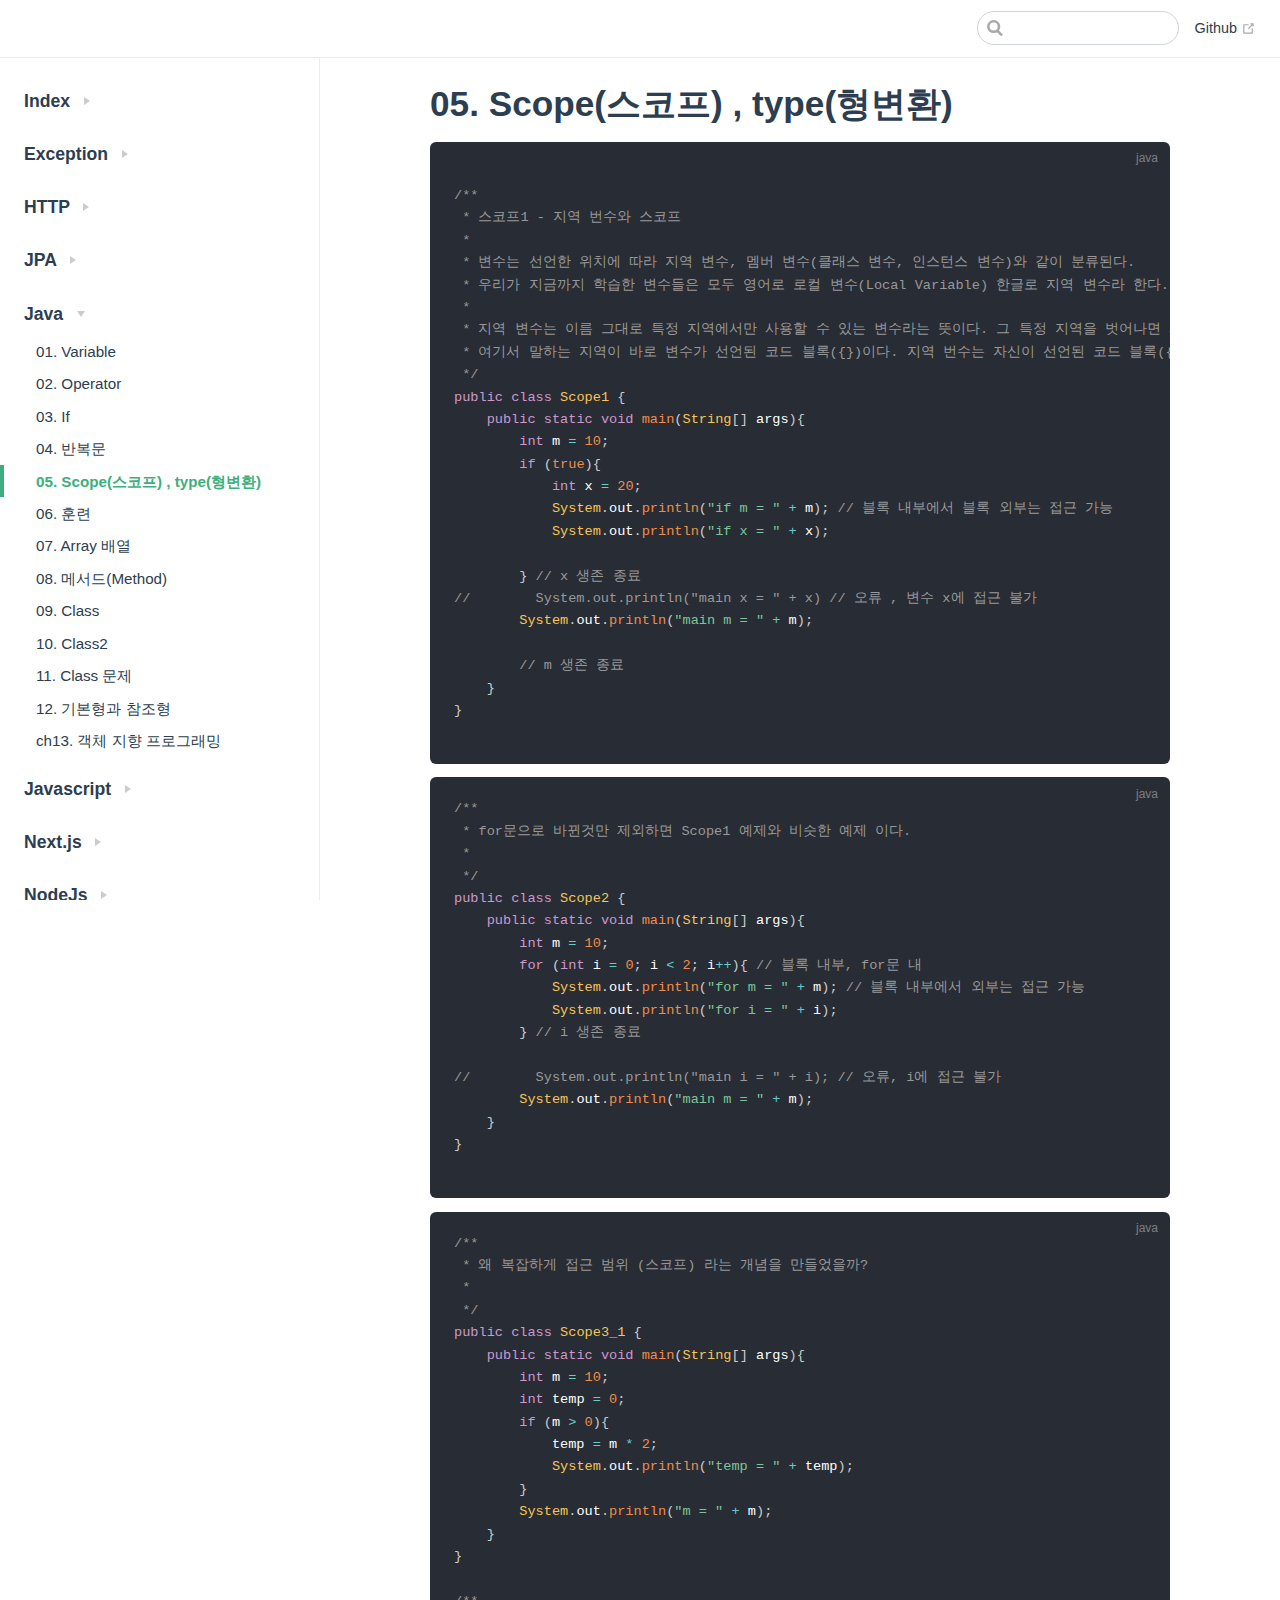
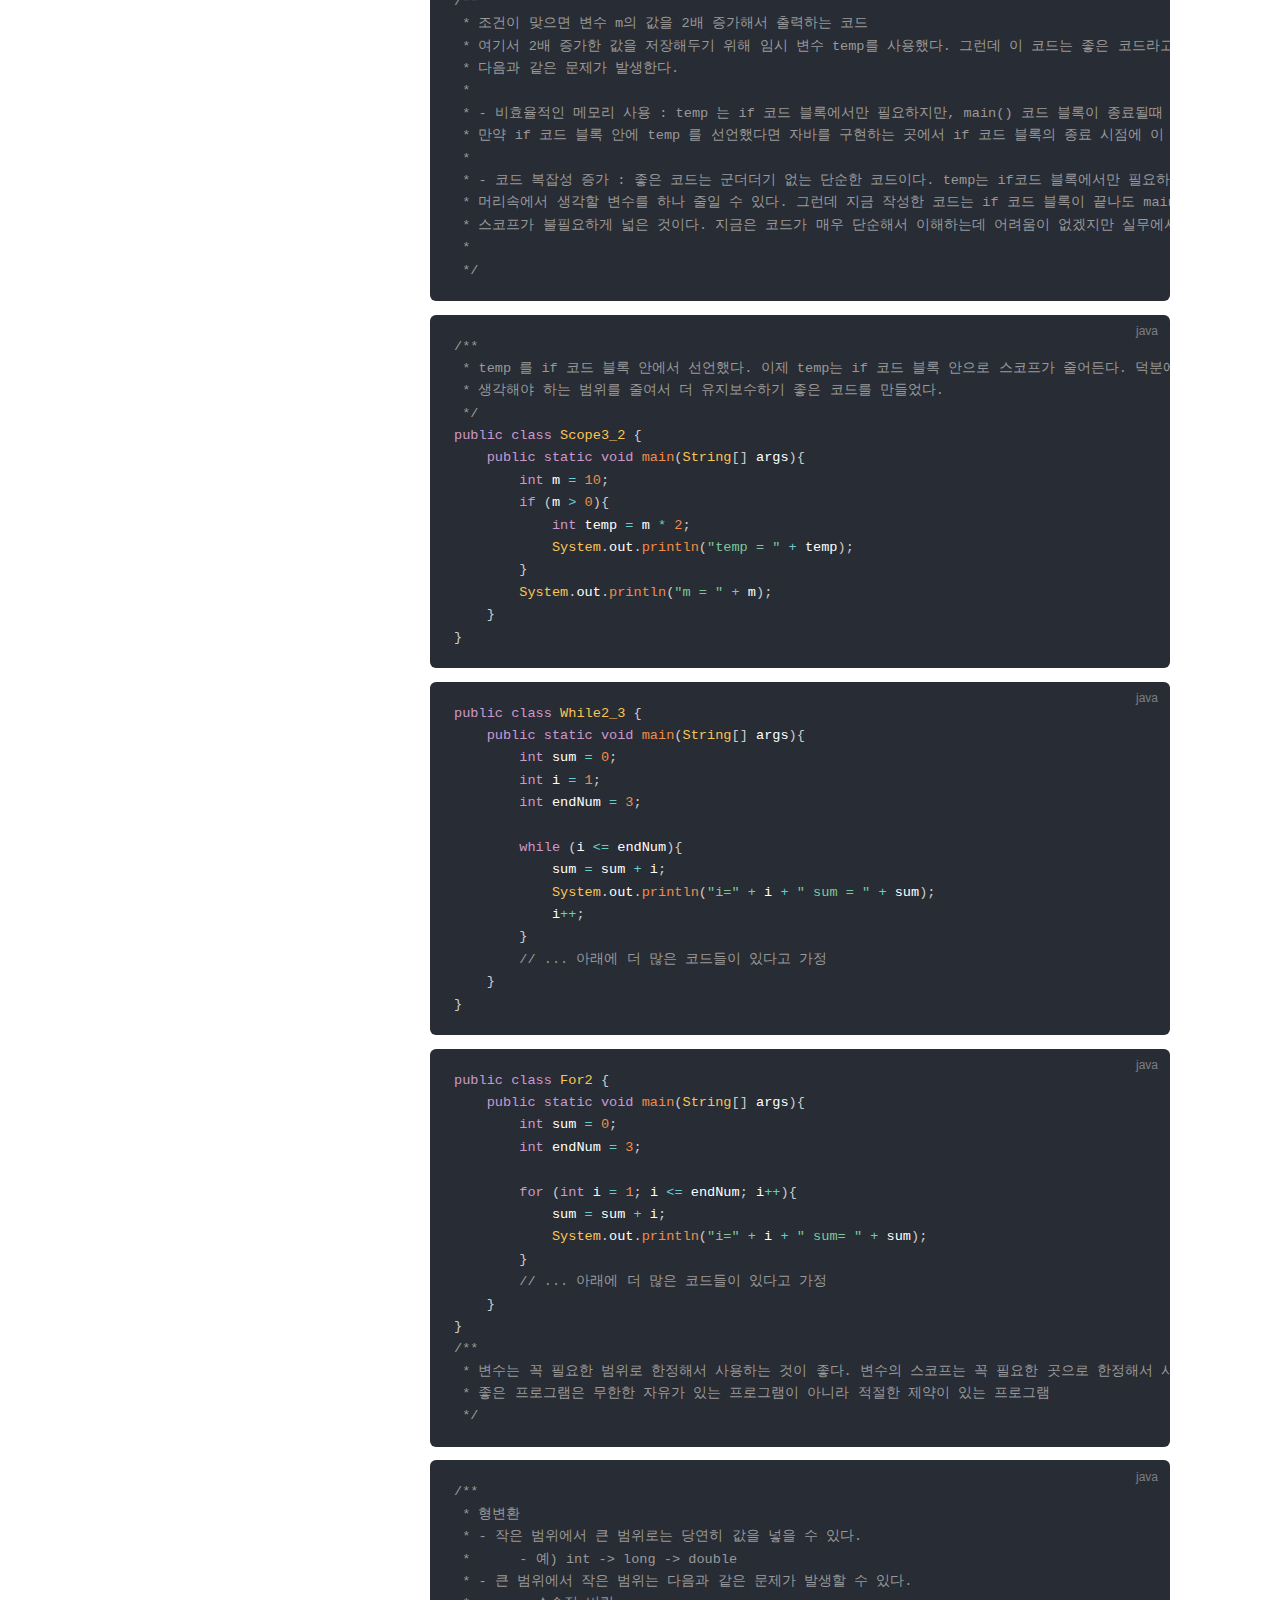
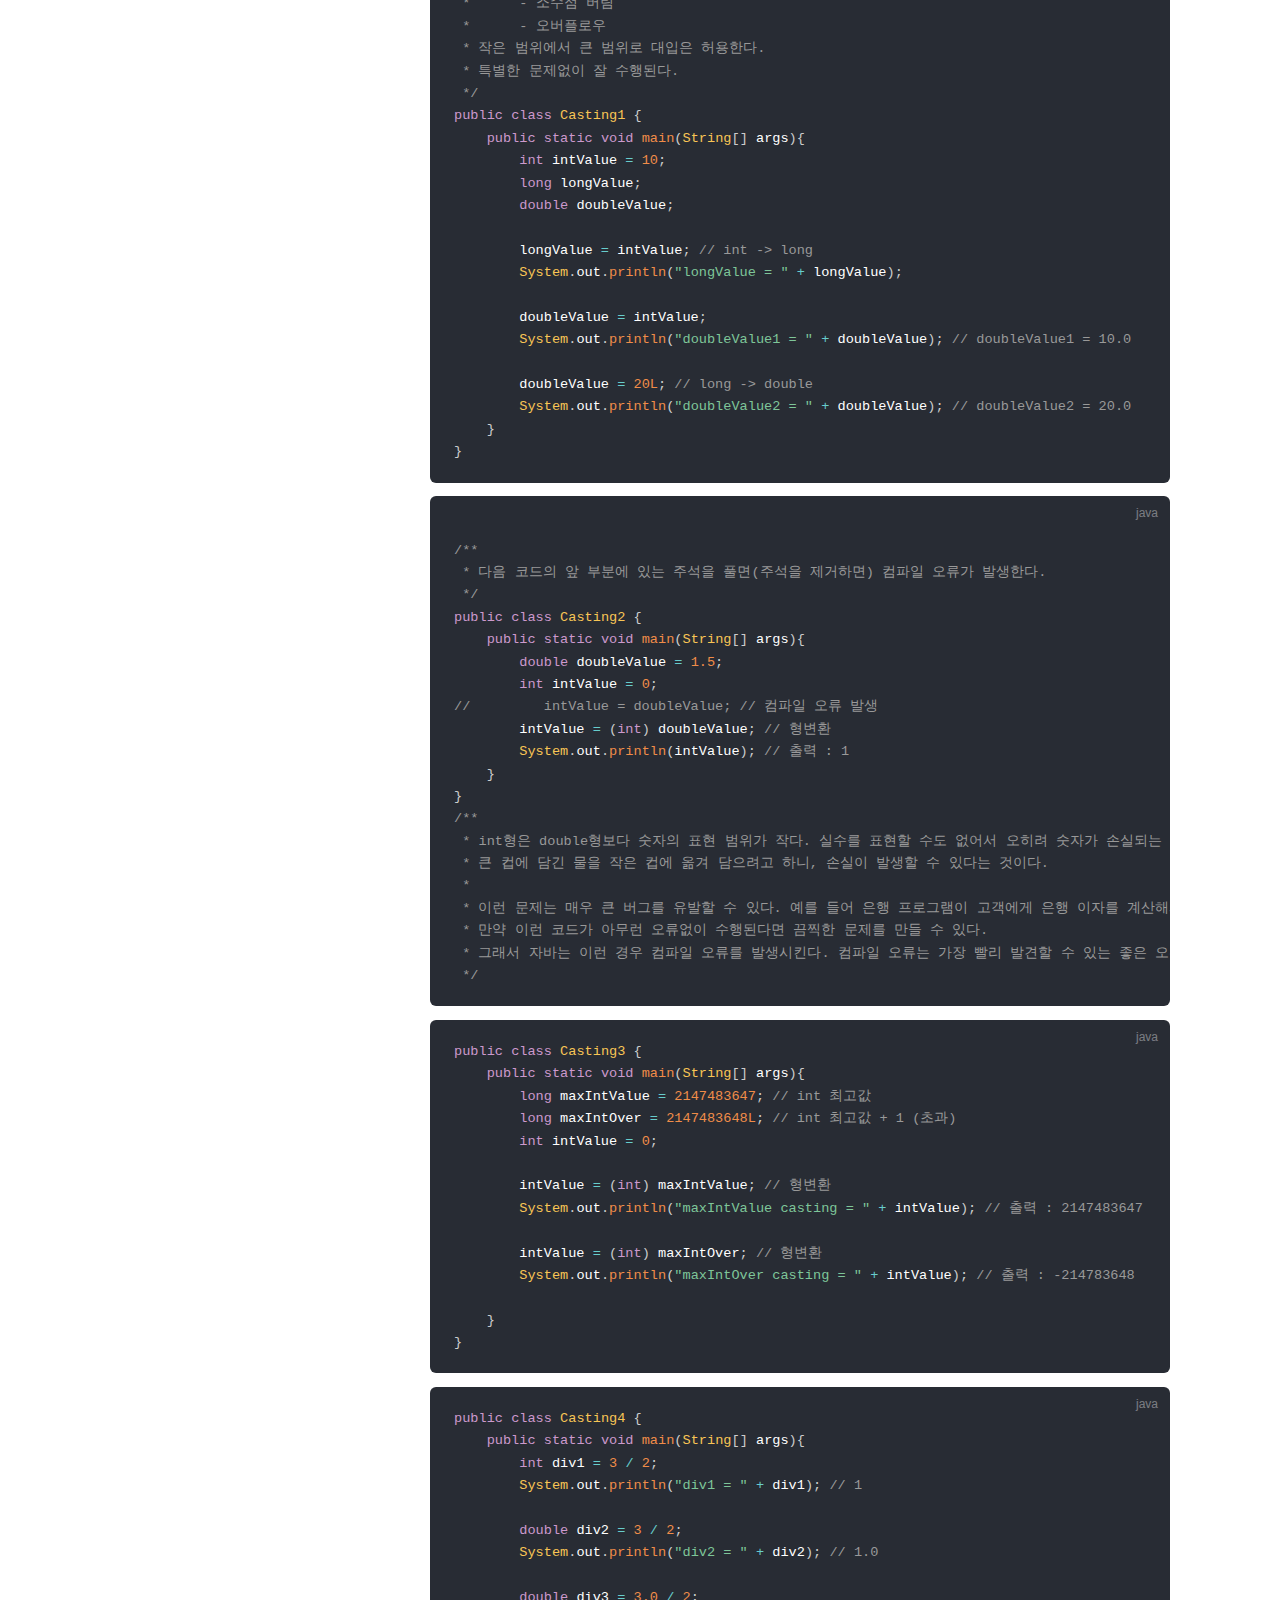
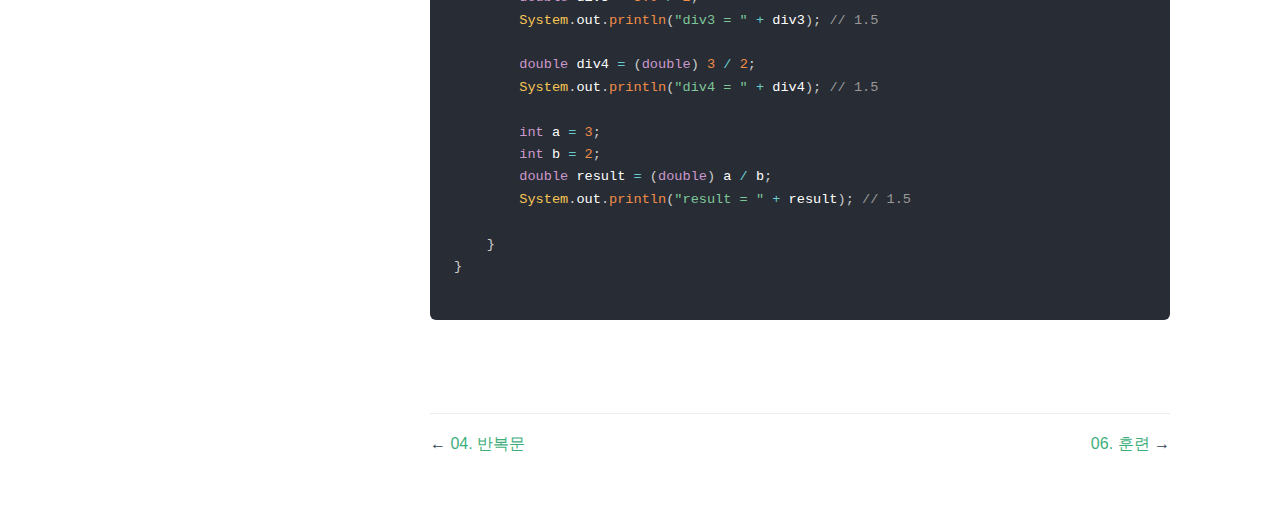
<file: Java/ch05.html>
<!DOCTYPE html>
<html lang="en-US">
  <head>
    <meta charset="utf-8">
    <meta name="viewport" content="width=device-width,initial-scale=1">
    <title>05. Scope(스코프) , type(형변환)</title>
    <meta name="generator" content="VuePress 1.9.10">
    
    <meta name="description" content="desc">
    
    <link rel="preload" href="/assets/css/0.styles.d419143b.css" as="style"><link rel="preload" href="/assets/js/app.7830cfe4.js" as="script"><link rel="preload" href="/assets/js/2.fd64779e.js" as="script"><link rel="preload" href="/assets/js/1.87595a30.js" as="script"><link rel="preload" href="/assets/js/37.3419deb6.js" as="script"><link rel="prefetch" href="/assets/js/10.f3b75cb1.js"><link rel="prefetch" href="/assets/js/11.976b005d.js"><link rel="prefetch" href="/assets/js/12.c204bb4e.js"><link rel="prefetch" href="/assets/js/13.73e86676.js"><link rel="prefetch" href="/assets/js/14.42991e2a.js"><link rel="prefetch" href="/assets/js/15.8b128397.js"><link rel="prefetch" href="/assets/js/16.e37df2a1.js"><link rel="prefetch" href="/assets/js/17.1678b209.js"><link rel="prefetch" href="/assets/js/18.87da4873.js"><link rel="prefetch" href="/assets/js/19.0741f0b9.js"><link rel="prefetch" href="/assets/js/20.9f94b747.js"><link rel="prefetch" href="/assets/js/21.60375cff.js"><link rel="prefetch" href="/assets/js/22.a17ebb53.js"><link rel="prefetch" href="/assets/js/23.ab9d8a0f.js"><link rel="prefetch" href="/assets/js/24.7e121ed5.js"><link rel="prefetch" href="/assets/js/25.73b8a6a4.js"><link rel="prefetch" href="/assets/js/26.ce359ca1.js"><link rel="prefetch" href="/assets/js/27.0cb084ba.js"><link rel="prefetch" href="/assets/js/28.59f812d6.js"><link rel="prefetch" href="/assets/js/29.a009643a.js"><link rel="prefetch" href="/assets/js/3.e8eb28a6.js"><link rel="prefetch" href="/assets/js/30.ea581dd5.js"><link rel="prefetch" href="/assets/js/31.be0038aa.js"><link rel="prefetch" href="/assets/js/32.0a1ca104.js"><link rel="prefetch" href="/assets/js/33.1658616c.js"><link rel="prefetch" href="/assets/js/34.45e218be.js"><link rel="prefetch" href="/assets/js/35.80ac5381.js"><link rel="prefetch" href="/assets/js/36.49a57590.js"><link rel="prefetch" href="/assets/js/38.397d4285.js"><link rel="prefetch" href="/assets/js/39.18bc8ad7.js"><link rel="prefetch" href="/assets/js/4.2b3e3d8f.js"><link rel="prefetch" href="/assets/js/40.aee1c48b.js"><link rel="prefetch" href="/assets/js/41.225ef8ad.js"><link rel="prefetch" href="/assets/js/42.6312b271.js"><link rel="prefetch" href="/assets/js/43.0110f343.js"><link rel="prefetch" href="/assets/js/44.33e42a55.js"><link rel="prefetch" href="/assets/js/45.b70a7a7a.js"><link rel="prefetch" href="/assets/js/46.8d9e6921.js"><link rel="prefetch" href="/assets/js/47.3490c51e.js"><link rel="prefetch" href="/assets/js/48.182fbb4a.js"><link rel="prefetch" href="/assets/js/49.d3ae4809.js"><link rel="prefetch" href="/assets/js/5.45c61f29.js"><link rel="prefetch" href="/assets/js/50.1a650643.js"><link rel="prefetch" href="/assets/js/51.3edaceff.js"><link rel="prefetch" href="/assets/js/52.72b659a4.js"><link rel="prefetch" href="/assets/js/53.c6b09781.js"><link rel="prefetch" href="/assets/js/54.91d225b5.js"><link rel="prefetch" href="/assets/js/55.8239d4b6.js"><link rel="prefetch" href="/assets/js/56.accdeb1a.js"><link rel="prefetch" href="/assets/js/57.74e66176.js"><link rel="prefetch" href="/assets/js/58.d3d1ae16.js"><link rel="prefetch" href="/assets/js/59.bfa191d4.js"><link rel="prefetch" href="/assets/js/6.d4352767.js"><link rel="prefetch" href="/assets/js/60.1b88e0b0.js"><link rel="prefetch" href="/assets/js/61.a7ba7996.js"><link rel="prefetch" href="/assets/js/62.c38e010b.js"><link rel="prefetch" href="/assets/js/63.7ca26ab8.js"><link rel="prefetch" href="/assets/js/64.8fab8344.js"><link rel="prefetch" href="/assets/js/65.6f2489ea.js"><link rel="prefetch" href="/assets/js/66.4ae9de33.js"><link rel="prefetch" href="/assets/js/67.ef7914ff.js"><link rel="prefetch" href="/assets/js/68.43e64c9b.js"><link rel="prefetch" href="/assets/js/7.955a46ff.js"><link rel="prefetch" href="/assets/js/vendors~docsearch.b7a3ab4f.js">
    <link rel="stylesheet" href="/assets/css/0.styles.d419143b.css">
  </head>
  <body>
    <div id="app" data-server-rendered="true"><div class="theme-container"><header class="navbar"><div class="sidebar-button"><svg xmlns="http://www.w3.org/2000/svg" aria-hidden="true" role="img" viewBox="0 0 448 512" class="icon"><path fill="currentColor" d="M436 124H12c-6.627 0-12-5.373-12-12V80c0-6.627 5.373-12 12-12h424c6.627 0 12 5.373 12 12v32c0 6.627-5.373 12-12 12zm0 160H12c-6.627 0-12-5.373-12-12v-32c0-6.627 5.373-12 12-12h424c6.627 0 12 5.373 12 12v32c0 6.627-5.373 12-12 12zm0 160H12c-6.627 0-12-5.373-12-12v-32c0-6.627 5.373-12 12-12h424c6.627 0 12 5.373 12 12v32c0 6.627-5.373 12-12 12z"></path></svg></div> <a href="/" class="home-link router-link-active"></a> <div class="links"><div class="search-box"><input aria-label="Search" autocomplete="off" spellcheck="false" value=""> <!----></div> <nav class="nav-links can-hide"><div class="nav-item"><a href="https://github.com/amazon7737" target="_blank" rel="noopener noreferrer" class="nav-link external">
  Github
  <span><svg xmlns="http://www.w3.org/2000/svg" aria-hidden="true" focusable="false" x="0px" y="0px" viewBox="0 0 100 100" width="15" height="15" class="icon outbound"><path fill="currentColor" d="M18.8,85.1h56l0,0c2.2,0,4-1.8,4-4v-32h-8v28h-48v-48h28v-8h-32l0,0c-2.2,0-4,1.8-4,4v56C14.8,83.3,16.6,85.1,18.8,85.1z"></path> <polygon fill="currentColor" points="45.7,48.7 51.3,54.3 77.2,28.5 77.2,37.2 85.2,37.2 85.2,14.9 62.8,14.9 62.8,22.9 71.5,22.9"></polygon></svg> <span class="sr-only">(opens new window)</span></span></a></div> <!----></nav></div></header> <div class="sidebar-mask"></div> <aside class="sidebar"><nav class="nav-links"><div class="nav-item"><a href="https://github.com/amazon7737" target="_blank" rel="noopener noreferrer" class="nav-link external">
  Github
  <span><svg xmlns="http://www.w3.org/2000/svg" aria-hidden="true" focusable="false" x="0px" y="0px" viewBox="0 0 100 100" width="15" height="15" class="icon outbound"><path fill="currentColor" d="M18.8,85.1h56l0,0c2.2,0,4-1.8,4-4v-32h-8v28h-48v-48h28v-8h-32l0,0c-2.2,0-4,1.8-4,4v56C14.8,83.3,16.6,85.1,18.8,85.1z"></path> <polygon fill="currentColor" points="45.7,48.7 51.3,54.3 77.2,28.5 77.2,37.2 85.2,37.2 85.2,14.9 62.8,14.9 62.8,22.9 71.5,22.9"></polygon></svg> <span class="sr-only">(opens new window)</span></span></a></div> <!----></nav>  <ul class="sidebar-links"><li><section class="sidebar-group collapsable depth-0"><p class="sidebar-heading"><span>Index</span> <span class="arrow right"></span></p> <!----></section></li><li><section class="sidebar-group collapsable depth-0"><p class="sidebar-heading"><span>Exception</span> <span class="arrow right"></span></p> <!----></section></li><li><section class="sidebar-group collapsable depth-0"><p class="sidebar-heading"><span>HTTP</span> <span class="arrow right"></span></p> <!----></section></li><li><section class="sidebar-group collapsable depth-0"><p class="sidebar-heading"><span>JPA</span> <span class="arrow right"></span></p> <!----></section></li><li><section class="sidebar-group collapsable depth-0"><p class="sidebar-heading open"><span>Java</span> <span class="arrow down"></span></p> <ul class="sidebar-links sidebar-group-items"><li><a href="/Java/ch01.html" class="sidebar-link">01. Variable</a></li><li><a href="/Java/ch02.html" class="sidebar-link">02. Operator</a></li><li><a href="/Java/ch03.html" class="sidebar-link">03. If</a></li><li><a href="/Java/ch04.html" class="sidebar-link">04. 반복문</a></li><li><a href="/Java/ch05.html" aria-current="page" class="active sidebar-link">05. Scope(스코프) , type(형변환)</a></li><li><a href="/Java/ch06.html" class="sidebar-link">06. 훈련</a></li><li><a href="/Java/ch07.html" class="sidebar-link">07. Array 배열</a></li><li><a href="/Java/ch08.html" class="sidebar-link">08. 메서드(Method)</a></li><li><a href="/Java/ch09.html" class="sidebar-link">09. Class</a></li><li><a href="/Java/ch10.html" class="sidebar-link">10. Class2</a></li><li><a href="/Java/ch11.html" class="sidebar-link">11. Class 문제</a></li><li><a href="/Java/ch12.html" class="sidebar-link">12. 기본형과 참조형</a></li><li><a href="/Java/ch13.html" class="sidebar-link">ch13. 객체 지향 프로그래밍</a></li></ul></section></li><li><section class="sidebar-group collapsable depth-0"><p class="sidebar-heading"><span>Javascript</span> <span class="arrow right"></span></p> <!----></section></li><li><section class="sidebar-group collapsable depth-0"><p class="sidebar-heading"><span>Next.js</span> <span class="arrow right"></span></p> <!----></section></li><li><section class="sidebar-group collapsable depth-0"><p class="sidebar-heading"><span>NodeJs</span> <span class="arrow right"></span></p> <!----></section></li><li><section class="sidebar-group collapsable depth-0"><p class="sidebar-heading"><span>Spring</span> <span class="arrow right"></span></p> <!----></section></li><li><section class="sidebar-group collapsable depth-0"><p class="sidebar-heading"><span>Toy Project</span> <span class="arrow right"></span></p> <!----></section></li><li><section class="sidebar-group collapsable depth-0"><p class="sidebar-heading"><span>git</span> <span class="arrow right"></span></p> <!----></section></li><li><section class="sidebar-group collapsable depth-0"><p class="sidebar-heading"><span>mysql</span> <span class="arrow right"></span></p> <!----></section></li><li><section class="sidebar-group collapsable depth-0"><p class="sidebar-heading"><span>python</span> <span class="arrow right"></span></p> <!----></section></li><li><section class="sidebar-group collapsable depth-0"><p class="sidebar-heading"><span>데이터베이스</span> <span class="arrow right"></span></p> <!----></section></li><li><section class="sidebar-group collapsable depth-0"><p class="sidebar-heading"><span>데이터베이스 설계 및 구축</span> <span class="arrow right"></span></p> <!----></section></li><li><section class="sidebar-group collapsable depth-0"><p class="sidebar-heading"><span>소프트웨어공학</span> <span class="arrow right"></span></p> <!----></section></li></ul> </aside> <main class="page"> <div class="theme-default-content content__default"><h1 id="_05-scope-스코프-type-형변환"><a href="#_05-scope-스코프-type-형변환" class="header-anchor">#</a> 05. Scope(스코프) , type(형변환)</h1> <div class="language-java extra-class"><pre class="language-java"><code>
<span class="token comment">/**
 * 스코프1 - 지역 번수와 스코프
 *
 * 변수는 선언한 위치에 따라 지역 변수, 멤버 변수(클래스 변수, 인스턴스 변수)와 같이 분류된다.
 * 우리가 지금까지 학습한 변수들은 모두 영어로 로컬 변수(Local Variable) 한글로 지역 변수라 한다. 나머지 변수들은 뒤에서 학습한다. 지금은 지역 변수만 기억하자.
 *
 * 지역 변수는 이름 그대로 특정 지역에서만 사용할 수 있는 변수라는 뜻이다. 그 특정 지역을 벗어나면 사용할 수 없다.
 * 여기서 말하는 지역이 바로 변수가 선언된 코드 블록({})이다. 지역 번수는 자신이 선언된 코드 블록({}) 안에서만 생존하고, 자신이 선언된 코드 블록을 벗어나면 제거된다. 따라서 이후에는 접근할 수 없다.
 */</span>
<span class="token keyword">public</span> <span class="token keyword">class</span> <span class="token class-name">Scope1</span> <span class="token punctuation">{</span>
    <span class="token keyword">public</span> <span class="token keyword">static</span> <span class="token keyword">void</span> <span class="token function">main</span><span class="token punctuation">(</span><span class="token class-name">String</span><span class="token punctuation">[</span><span class="token punctuation">]</span> args<span class="token punctuation">)</span><span class="token punctuation">{</span>
        <span class="token keyword">int</span> m <span class="token operator">=</span> <span class="token number">10</span><span class="token punctuation">;</span>
        <span class="token keyword">if</span> <span class="token punctuation">(</span><span class="token boolean">true</span><span class="token punctuation">)</span><span class="token punctuation">{</span>
            <span class="token keyword">int</span> x <span class="token operator">=</span> <span class="token number">20</span><span class="token punctuation">;</span>
            <span class="token class-name">System</span><span class="token punctuation">.</span>out<span class="token punctuation">.</span><span class="token function">println</span><span class="token punctuation">(</span><span class="token string">&quot;if m = &quot;</span> <span class="token operator">+</span> m<span class="token punctuation">)</span><span class="token punctuation">;</span> <span class="token comment">// 블록 내부에서 블록 외부는 접근 가능</span>
            <span class="token class-name">System</span><span class="token punctuation">.</span>out<span class="token punctuation">.</span><span class="token function">println</span><span class="token punctuation">(</span><span class="token string">&quot;if x = &quot;</span> <span class="token operator">+</span> x<span class="token punctuation">)</span><span class="token punctuation">;</span>

        <span class="token punctuation">}</span> <span class="token comment">// x 생존 종료</span>
<span class="token comment">//        System.out.println(&quot;main x = &quot; + x) // 오류 , 변수 x에 접근 불가</span>
        <span class="token class-name">System</span><span class="token punctuation">.</span>out<span class="token punctuation">.</span><span class="token function">println</span><span class="token punctuation">(</span><span class="token string">&quot;main m = &quot;</span> <span class="token operator">+</span> m<span class="token punctuation">)</span><span class="token punctuation">;</span>

        <span class="token comment">// m 생존 종료</span>
    <span class="token punctuation">}</span>
<span class="token punctuation">}</span>

</code></pre></div><div class="language-java extra-class"><pre class="language-java"><code><span class="token comment">/**
 * for문으로 바뀐것만 제외하면 Scope1 예제와 비슷한 예제 이다.
 *
 */</span>
<span class="token keyword">public</span> <span class="token keyword">class</span> <span class="token class-name">Scope2</span> <span class="token punctuation">{</span>
    <span class="token keyword">public</span> <span class="token keyword">static</span> <span class="token keyword">void</span> <span class="token function">main</span><span class="token punctuation">(</span><span class="token class-name">String</span><span class="token punctuation">[</span><span class="token punctuation">]</span> args<span class="token punctuation">)</span><span class="token punctuation">{</span>
        <span class="token keyword">int</span> m <span class="token operator">=</span> <span class="token number">10</span><span class="token punctuation">;</span>
        <span class="token keyword">for</span> <span class="token punctuation">(</span><span class="token keyword">int</span> i <span class="token operator">=</span> <span class="token number">0</span><span class="token punctuation">;</span> i <span class="token operator">&lt;</span> <span class="token number">2</span><span class="token punctuation">;</span> i<span class="token operator">++</span><span class="token punctuation">)</span><span class="token punctuation">{</span> <span class="token comment">// 블록 내부, for문 내</span>
            <span class="token class-name">System</span><span class="token punctuation">.</span>out<span class="token punctuation">.</span><span class="token function">println</span><span class="token punctuation">(</span><span class="token string">&quot;for m = &quot;</span> <span class="token operator">+</span> m<span class="token punctuation">)</span><span class="token punctuation">;</span> <span class="token comment">// 블록 내부에서 외부는 접근 가능</span>
            <span class="token class-name">System</span><span class="token punctuation">.</span>out<span class="token punctuation">.</span><span class="token function">println</span><span class="token punctuation">(</span><span class="token string">&quot;for i = &quot;</span> <span class="token operator">+</span> i<span class="token punctuation">)</span><span class="token punctuation">;</span>
        <span class="token punctuation">}</span> <span class="token comment">// i 생존 종료</span>

<span class="token comment">//        System.out.println(&quot;main i = &quot; + i); // 오류, i에 접근 불가</span>
        <span class="token class-name">System</span><span class="token punctuation">.</span>out<span class="token punctuation">.</span><span class="token function">println</span><span class="token punctuation">(</span><span class="token string">&quot;main m = &quot;</span> <span class="token operator">+</span> m<span class="token punctuation">)</span><span class="token punctuation">;</span>
    <span class="token punctuation">}</span>
<span class="token punctuation">}</span>

</code></pre></div><div class="language-java extra-class"><pre class="language-java"><code><span class="token comment">/**
 * 왜 복잡하게 접근 범위 (스코프) 라는 개념을 만들었을까?
 *
 */</span>
<span class="token keyword">public</span> <span class="token keyword">class</span> <span class="token class-name">Scope3_1</span> <span class="token punctuation">{</span>
    <span class="token keyword">public</span> <span class="token keyword">static</span> <span class="token keyword">void</span> <span class="token function">main</span><span class="token punctuation">(</span><span class="token class-name">String</span><span class="token punctuation">[</span><span class="token punctuation">]</span> args<span class="token punctuation">)</span><span class="token punctuation">{</span>
        <span class="token keyword">int</span> m <span class="token operator">=</span> <span class="token number">10</span><span class="token punctuation">;</span>
        <span class="token keyword">int</span> temp <span class="token operator">=</span> <span class="token number">0</span><span class="token punctuation">;</span>
        <span class="token keyword">if</span> <span class="token punctuation">(</span>m <span class="token operator">&gt;</span> <span class="token number">0</span><span class="token punctuation">)</span><span class="token punctuation">{</span>
            temp <span class="token operator">=</span> m <span class="token operator">*</span> <span class="token number">2</span><span class="token punctuation">;</span>
            <span class="token class-name">System</span><span class="token punctuation">.</span>out<span class="token punctuation">.</span><span class="token function">println</span><span class="token punctuation">(</span><span class="token string">&quot;temp = &quot;</span> <span class="token operator">+</span> temp<span class="token punctuation">)</span><span class="token punctuation">;</span>
        <span class="token punctuation">}</span>
        <span class="token class-name">System</span><span class="token punctuation">.</span>out<span class="token punctuation">.</span><span class="token function">println</span><span class="token punctuation">(</span><span class="token string">&quot;m = &quot;</span> <span class="token operator">+</span> m<span class="token punctuation">)</span><span class="token punctuation">;</span>
    <span class="token punctuation">}</span>
<span class="token punctuation">}</span>

<span class="token comment">/**
 * 조건이 맞으면 변수 m의 값을 2배 증가해서 출력하는 코드
 * 여기서 2배 증가한 값을 저장해두기 위해 임시 변수 temp를 사용했다. 그런데 이 코드는 좋은 코드라고 보기는 어렵다. 왜냐하면 임시 변수 temp는 if 조건이 만족할 때 임시로 잠깐 사용하는 변수이다. 그런데 임시 변수 temp main() 코드 블록에 선언되어 있다. 이렇게 되면
 * 다음과 같은 문제가 발생한다.
 *
 * - 비효율적인 메모리 사용 : temp 는 if 코드 블록에서만 필요하지만, main() 코드 블록이 종료될때 까지 메모리에 유지된다. 따라서 불필요한 메모리가 낭비된다.
 * 만약 if 코드 블록 안에 temp 를 선언했다면 자바를 구현하는 곳에서 if 코드 블록의 종료 시점에 이 변수를 메모리에서 제거해서 더 효율적으로 메모리를 사용할 수 있다.
 *
 * - 코드 복잡성 증가 : 좋은 코드는 군더더기 없는 단순한 코드이다. temp는 if코드 블록에서만 필요하고, 여기서만 사용하면 된다. 만약 if 코드 블록 안에 temp를 선언했다면 if가 끝나고 나면 temp를 전혀 생각하지 않아도 된다.
 * 머리속에서 생각할 변수를 하나 줄일 수 있다. 그런데 지금 작성한 코드는 if 코드 블록이 끝나도 main() 어디서나 temp를 여전히 접근할 수 있다. 누군가 이 코드를 유지보수 할 때 m은 물론이고 temp까지 계속 신경써야 한다.
 * 스코프가 불필요하게 넓은 것이다. 지금은 코드가 매우 단순해서 이해하는데 어려움이 없겠지만 실무에서는 코드가 매우 복잡한 경우가 많다.
 *
 */</span>
</code></pre></div><div class="language-java extra-class"><pre class="language-java"><code><span class="token comment">/**
 * temp 를 if 코드 블록 안에서 선언했다. 이제 temp는 if 코드 블록 안으로 스코프가 줄어든다. 덕분에 temp 메모리를 빨리 제거해서 메모리를 효율적으로 사용하고, temp 변수를
 * 생각해야 하는 범위를 줄여서 더 유지보수하기 좋은 코드를 만들었다.
 */</span>
<span class="token keyword">public</span> <span class="token keyword">class</span> <span class="token class-name">Scope3_2</span> <span class="token punctuation">{</span>
    <span class="token keyword">public</span> <span class="token keyword">static</span> <span class="token keyword">void</span> <span class="token function">main</span><span class="token punctuation">(</span><span class="token class-name">String</span><span class="token punctuation">[</span><span class="token punctuation">]</span> args<span class="token punctuation">)</span><span class="token punctuation">{</span>
        <span class="token keyword">int</span> m <span class="token operator">=</span> <span class="token number">10</span><span class="token punctuation">;</span>
        <span class="token keyword">if</span> <span class="token punctuation">(</span>m <span class="token operator">&gt;</span> <span class="token number">0</span><span class="token punctuation">)</span><span class="token punctuation">{</span>
            <span class="token keyword">int</span> temp <span class="token operator">=</span> m <span class="token operator">*</span> <span class="token number">2</span><span class="token punctuation">;</span>
            <span class="token class-name">System</span><span class="token punctuation">.</span>out<span class="token punctuation">.</span><span class="token function">println</span><span class="token punctuation">(</span><span class="token string">&quot;temp = &quot;</span> <span class="token operator">+</span> temp<span class="token punctuation">)</span><span class="token punctuation">;</span>
        <span class="token punctuation">}</span>
        <span class="token class-name">System</span><span class="token punctuation">.</span>out<span class="token punctuation">.</span><span class="token function">println</span><span class="token punctuation">(</span><span class="token string">&quot;m = &quot;</span> <span class="token operator">+</span> m<span class="token punctuation">)</span><span class="token punctuation">;</span>
    <span class="token punctuation">}</span>
<span class="token punctuation">}</span>
</code></pre></div><div class="language-java extra-class"><pre class="language-java"><code><span class="token keyword">public</span> <span class="token keyword">class</span> <span class="token class-name">While2_3</span> <span class="token punctuation">{</span>
    <span class="token keyword">public</span> <span class="token keyword">static</span> <span class="token keyword">void</span> <span class="token function">main</span><span class="token punctuation">(</span><span class="token class-name">String</span><span class="token punctuation">[</span><span class="token punctuation">]</span> args<span class="token punctuation">)</span><span class="token punctuation">{</span>
        <span class="token keyword">int</span> sum <span class="token operator">=</span> <span class="token number">0</span><span class="token punctuation">;</span>
        <span class="token keyword">int</span> i <span class="token operator">=</span> <span class="token number">1</span><span class="token punctuation">;</span>
        <span class="token keyword">int</span> endNum <span class="token operator">=</span> <span class="token number">3</span><span class="token punctuation">;</span>

        <span class="token keyword">while</span> <span class="token punctuation">(</span>i <span class="token operator">&lt;=</span> endNum<span class="token punctuation">)</span><span class="token punctuation">{</span>
            sum <span class="token operator">=</span> sum <span class="token operator">+</span> i<span class="token punctuation">;</span>
            <span class="token class-name">System</span><span class="token punctuation">.</span>out<span class="token punctuation">.</span><span class="token function">println</span><span class="token punctuation">(</span><span class="token string">&quot;i=&quot;</span> <span class="token operator">+</span> i <span class="token operator">+</span> <span class="token string">&quot; sum = &quot;</span> <span class="token operator">+</span> sum<span class="token punctuation">)</span><span class="token punctuation">;</span>
            i<span class="token operator">++</span><span class="token punctuation">;</span>
        <span class="token punctuation">}</span>
        <span class="token comment">// ... 아래에 더 많은 코드들이 있다고 가정</span>
    <span class="token punctuation">}</span>
<span class="token punctuation">}</span>
</code></pre></div><div class="language-java extra-class"><pre class="language-java"><code><span class="token keyword">public</span> <span class="token keyword">class</span> <span class="token class-name">For2</span> <span class="token punctuation">{</span>
    <span class="token keyword">public</span> <span class="token keyword">static</span> <span class="token keyword">void</span> <span class="token function">main</span><span class="token punctuation">(</span><span class="token class-name">String</span><span class="token punctuation">[</span><span class="token punctuation">]</span> args<span class="token punctuation">)</span><span class="token punctuation">{</span>
        <span class="token keyword">int</span> sum <span class="token operator">=</span> <span class="token number">0</span><span class="token punctuation">;</span>
        <span class="token keyword">int</span> endNum <span class="token operator">=</span> <span class="token number">3</span><span class="token punctuation">;</span>

        <span class="token keyword">for</span> <span class="token punctuation">(</span><span class="token keyword">int</span> i <span class="token operator">=</span> <span class="token number">1</span><span class="token punctuation">;</span> i <span class="token operator">&lt;=</span> endNum<span class="token punctuation">;</span> i<span class="token operator">++</span><span class="token punctuation">)</span><span class="token punctuation">{</span>
            sum <span class="token operator">=</span> sum <span class="token operator">+</span> i<span class="token punctuation">;</span>
            <span class="token class-name">System</span><span class="token punctuation">.</span>out<span class="token punctuation">.</span><span class="token function">println</span><span class="token punctuation">(</span><span class="token string">&quot;i=&quot;</span> <span class="token operator">+</span> i <span class="token operator">+</span> <span class="token string">&quot; sum= &quot;</span> <span class="token operator">+</span> sum<span class="token punctuation">)</span><span class="token punctuation">;</span>
        <span class="token punctuation">}</span>
        <span class="token comment">// ... 아래에 더 많은 코드들이 있다고 가정</span>
    <span class="token punctuation">}</span>
<span class="token punctuation">}</span>
<span class="token comment">/**
 * 변수는 꼭 필요한 범위로 한정해서 사용하는 것이 좋다. 변수의 스코프는 꼭 필요한 곳으로 한정해서 사용하자. 메모리를 효율적으로 사용하고 더 유지보수하기 좋은 코드를 만들 수 있다.
 * 좋은 프로그램은 무한한 자유가 있는 프로그램이 아니라 적절한 제약이 있는 프로그램
 */</span>
</code></pre></div><div class="language-java extra-class"><pre class="language-java"><code><span class="token comment">/**
 * 형변환
 * - 작은 범위에서 큰 범위로는 당연히 값을 넣을 수 있다.
 *      - 예) int -&gt; long -&gt; double
 * - 큰 범위에서 작은 범위는 다음과 같은 문제가 발생할 수 있다.
 *      - 소수점 버림
 *      - 오버플로우
 * 작은 범위에서 큰 범위로 대입은 허용한다.
 * 특별한 문제없이 잘 수행된다.
 */</span>
<span class="token keyword">public</span> <span class="token keyword">class</span> <span class="token class-name">Casting1</span> <span class="token punctuation">{</span>
    <span class="token keyword">public</span> <span class="token keyword">static</span> <span class="token keyword">void</span> <span class="token function">main</span><span class="token punctuation">(</span><span class="token class-name">String</span><span class="token punctuation">[</span><span class="token punctuation">]</span> args<span class="token punctuation">)</span><span class="token punctuation">{</span>
        <span class="token keyword">int</span> intValue <span class="token operator">=</span> <span class="token number">10</span><span class="token punctuation">;</span>
        <span class="token keyword">long</span> longValue<span class="token punctuation">;</span>
        <span class="token keyword">double</span> doubleValue<span class="token punctuation">;</span>

        longValue <span class="token operator">=</span> intValue<span class="token punctuation">;</span> <span class="token comment">// int -&gt; long</span>
        <span class="token class-name">System</span><span class="token punctuation">.</span>out<span class="token punctuation">.</span><span class="token function">println</span><span class="token punctuation">(</span><span class="token string">&quot;longValue = &quot;</span> <span class="token operator">+</span> longValue<span class="token punctuation">)</span><span class="token punctuation">;</span>

        doubleValue <span class="token operator">=</span> intValue<span class="token punctuation">;</span>
        <span class="token class-name">System</span><span class="token punctuation">.</span>out<span class="token punctuation">.</span><span class="token function">println</span><span class="token punctuation">(</span><span class="token string">&quot;doubleValue1 = &quot;</span> <span class="token operator">+</span> doubleValue<span class="token punctuation">)</span><span class="token punctuation">;</span> <span class="token comment">// doubleValue1 = 10.0</span>

        doubleValue <span class="token operator">=</span> <span class="token number">20L</span><span class="token punctuation">;</span> <span class="token comment">// long -&gt; double</span>
        <span class="token class-name">System</span><span class="token punctuation">.</span>out<span class="token punctuation">.</span><span class="token function">println</span><span class="token punctuation">(</span><span class="token string">&quot;doubleValue2 = &quot;</span> <span class="token operator">+</span> doubleValue<span class="token punctuation">)</span><span class="token punctuation">;</span> <span class="token comment">// doubleValue2 = 20.0</span>
    <span class="token punctuation">}</span>
<span class="token punctuation">}</span>
</code></pre></div><div class="language-java extra-class"><pre class="language-java"><code>
<span class="token comment">/**
 * 다음 코드의 앞 부분에 있는 주석을 풀면(주석을 제거하면) 컴파일 오류가 발생한다.
 */</span>
<span class="token keyword">public</span> <span class="token keyword">class</span> <span class="token class-name">Casting2</span> <span class="token punctuation">{</span>
    <span class="token keyword">public</span> <span class="token keyword">static</span> <span class="token keyword">void</span> <span class="token function">main</span><span class="token punctuation">(</span><span class="token class-name">String</span><span class="token punctuation">[</span><span class="token punctuation">]</span> args<span class="token punctuation">)</span><span class="token punctuation">{</span>
        <span class="token keyword">double</span> doubleValue <span class="token operator">=</span> <span class="token number">1.5</span><span class="token punctuation">;</span>
        <span class="token keyword">int</span> intValue <span class="token operator">=</span> <span class="token number">0</span><span class="token punctuation">;</span>
<span class="token comment">//         intValue = doubleValue; // 컴파일 오류 발생</span>
        intValue <span class="token operator">=</span> <span class="token punctuation">(</span><span class="token keyword">int</span><span class="token punctuation">)</span> doubleValue<span class="token punctuation">;</span> <span class="token comment">// 형변환</span>
        <span class="token class-name">System</span><span class="token punctuation">.</span>out<span class="token punctuation">.</span><span class="token function">println</span><span class="token punctuation">(</span>intValue<span class="token punctuation">)</span><span class="token punctuation">;</span> <span class="token comment">// 출력 : 1</span>
    <span class="token punctuation">}</span>
<span class="token punctuation">}</span>
<span class="token comment">/**
 * int형은 double형보다 숫자의 표현 범위가 작다. 실수를 표현할 수도 없어서 오히려 숫자가 손실되는 문제가 발생할 수 있다.
 * 큰 컵에 담긴 물을 작은 컵에 옮겨 담으려고 하니, 손실이 발생할 수 있다는 것이다.
 *
 * 이런 문제는 매우 큰 버그를 유발할 수 있다. 예를 들어 은행 프로그램이 고객에게 은행 이자를 계산해서 입금해야 하는데
 * 만약 이런 코드가 아무런 오류없이 수행된다면 끔찍한 문제를 만들 수 있다.
 * 그래서 자바는 이런 경우 컴파일 오류를 발생시킨다. 컴파일 오류는 가장 빨리 발견할 수 있는 좋은 오류이다.
 */</span>
</code></pre></div><div class="language-java extra-class"><pre class="language-java"><code><span class="token keyword">public</span> <span class="token keyword">class</span> <span class="token class-name">Casting3</span> <span class="token punctuation">{</span>
    <span class="token keyword">public</span> <span class="token keyword">static</span> <span class="token keyword">void</span> <span class="token function">main</span><span class="token punctuation">(</span><span class="token class-name">String</span><span class="token punctuation">[</span><span class="token punctuation">]</span> args<span class="token punctuation">)</span><span class="token punctuation">{</span>
        <span class="token keyword">long</span> maxIntValue <span class="token operator">=</span> <span class="token number">2147483647</span><span class="token punctuation">;</span> <span class="token comment">// int 최고값</span>
        <span class="token keyword">long</span> maxIntOver <span class="token operator">=</span> <span class="token number">2147483648L</span><span class="token punctuation">;</span> <span class="token comment">// int 최고값 + 1 (초과)</span>
        <span class="token keyword">int</span> intValue <span class="token operator">=</span> <span class="token number">0</span><span class="token punctuation">;</span>

        intValue <span class="token operator">=</span> <span class="token punctuation">(</span><span class="token keyword">int</span><span class="token punctuation">)</span> maxIntValue<span class="token punctuation">;</span> <span class="token comment">// 형변환</span>
        <span class="token class-name">System</span><span class="token punctuation">.</span>out<span class="token punctuation">.</span><span class="token function">println</span><span class="token punctuation">(</span><span class="token string">&quot;maxIntValue casting = &quot;</span> <span class="token operator">+</span> intValue<span class="token punctuation">)</span><span class="token punctuation">;</span> <span class="token comment">// 출력 : 2147483647</span>

        intValue <span class="token operator">=</span> <span class="token punctuation">(</span><span class="token keyword">int</span><span class="token punctuation">)</span> maxIntOver<span class="token punctuation">;</span> <span class="token comment">// 형변환</span>
        <span class="token class-name">System</span><span class="token punctuation">.</span>out<span class="token punctuation">.</span><span class="token function">println</span><span class="token punctuation">(</span><span class="token string">&quot;maxIntOver casting = &quot;</span> <span class="token operator">+</span> intValue<span class="token punctuation">)</span><span class="token punctuation">;</span> <span class="token comment">// 출력 : -214783648</span>

    <span class="token punctuation">}</span>
<span class="token punctuation">}</span>
</code></pre></div><div class="language-java extra-class"><pre class="language-java"><code><span class="token keyword">public</span> <span class="token keyword">class</span> <span class="token class-name">Casting4</span> <span class="token punctuation">{</span>
    <span class="token keyword">public</span> <span class="token keyword">static</span> <span class="token keyword">void</span> <span class="token function">main</span><span class="token punctuation">(</span><span class="token class-name">String</span><span class="token punctuation">[</span><span class="token punctuation">]</span> args<span class="token punctuation">)</span><span class="token punctuation">{</span>
        <span class="token keyword">int</span> div1 <span class="token operator">=</span> <span class="token number">3</span> <span class="token operator">/</span> <span class="token number">2</span><span class="token punctuation">;</span>
        <span class="token class-name">System</span><span class="token punctuation">.</span>out<span class="token punctuation">.</span><span class="token function">println</span><span class="token punctuation">(</span><span class="token string">&quot;div1 = &quot;</span> <span class="token operator">+</span> div1<span class="token punctuation">)</span><span class="token punctuation">;</span> <span class="token comment">// 1</span>

        <span class="token keyword">double</span> div2 <span class="token operator">=</span> <span class="token number">3</span> <span class="token operator">/</span> <span class="token number">2</span><span class="token punctuation">;</span>
        <span class="token class-name">System</span><span class="token punctuation">.</span>out<span class="token punctuation">.</span><span class="token function">println</span><span class="token punctuation">(</span><span class="token string">&quot;div2 = &quot;</span> <span class="token operator">+</span> div2<span class="token punctuation">)</span><span class="token punctuation">;</span> <span class="token comment">// 1.0</span>

        <span class="token keyword">double</span> div3 <span class="token operator">=</span> <span class="token number">3.0</span> <span class="token operator">/</span> <span class="token number">2</span><span class="token punctuation">;</span>
        <span class="token class-name">System</span><span class="token punctuation">.</span>out<span class="token punctuation">.</span><span class="token function">println</span><span class="token punctuation">(</span><span class="token string">&quot;div3 = &quot;</span> <span class="token operator">+</span> div3<span class="token punctuation">)</span><span class="token punctuation">;</span> <span class="token comment">// 1.5</span>

        <span class="token keyword">double</span> div4 <span class="token operator">=</span> <span class="token punctuation">(</span><span class="token keyword">double</span><span class="token punctuation">)</span> <span class="token number">3</span> <span class="token operator">/</span> <span class="token number">2</span><span class="token punctuation">;</span>
        <span class="token class-name">System</span><span class="token punctuation">.</span>out<span class="token punctuation">.</span><span class="token function">println</span><span class="token punctuation">(</span><span class="token string">&quot;div4 = &quot;</span> <span class="token operator">+</span> div4<span class="token punctuation">)</span><span class="token punctuation">;</span> <span class="token comment">// 1.5</span>

        <span class="token keyword">int</span> a <span class="token operator">=</span> <span class="token number">3</span><span class="token punctuation">;</span>
        <span class="token keyword">int</span> b <span class="token operator">=</span> <span class="token number">2</span><span class="token punctuation">;</span>
        <span class="token keyword">double</span> result <span class="token operator">=</span> <span class="token punctuation">(</span><span class="token keyword">double</span><span class="token punctuation">)</span> a <span class="token operator">/</span> b<span class="token punctuation">;</span>
        <span class="token class-name">System</span><span class="token punctuation">.</span>out<span class="token punctuation">.</span><span class="token function">println</span><span class="token punctuation">(</span><span class="token string">&quot;result = &quot;</span> <span class="token operator">+</span> result<span class="token punctuation">)</span><span class="token punctuation">;</span> <span class="token comment">// 1.5</span>

    <span class="token punctuation">}</span>
<span class="token punctuation">}</span>

</code></pre></div></div> <footer class="page-edit"><!----> <!----></footer> <div class="page-nav"><p class="inner"><span class="prev">
      ←
      <a href="/Java/ch04.html" class="prev">
        04. 반복문
      </a></span> <span class="next"><a href="/Java/ch06.html">
        06. 훈련
      </a>
      →
    </span></p></div> </main></div><div class="global-ui"><!----></div></div>
    <script src="/assets/js/app.7830cfe4.js" defer></script><script src="/assets/js/2.fd64779e.js" defer></script><script src="/assets/js/1.87595a30.js" defer></script><script src="/assets/js/37.3419deb6.js" defer></script>
  </body>
</html>
</file>
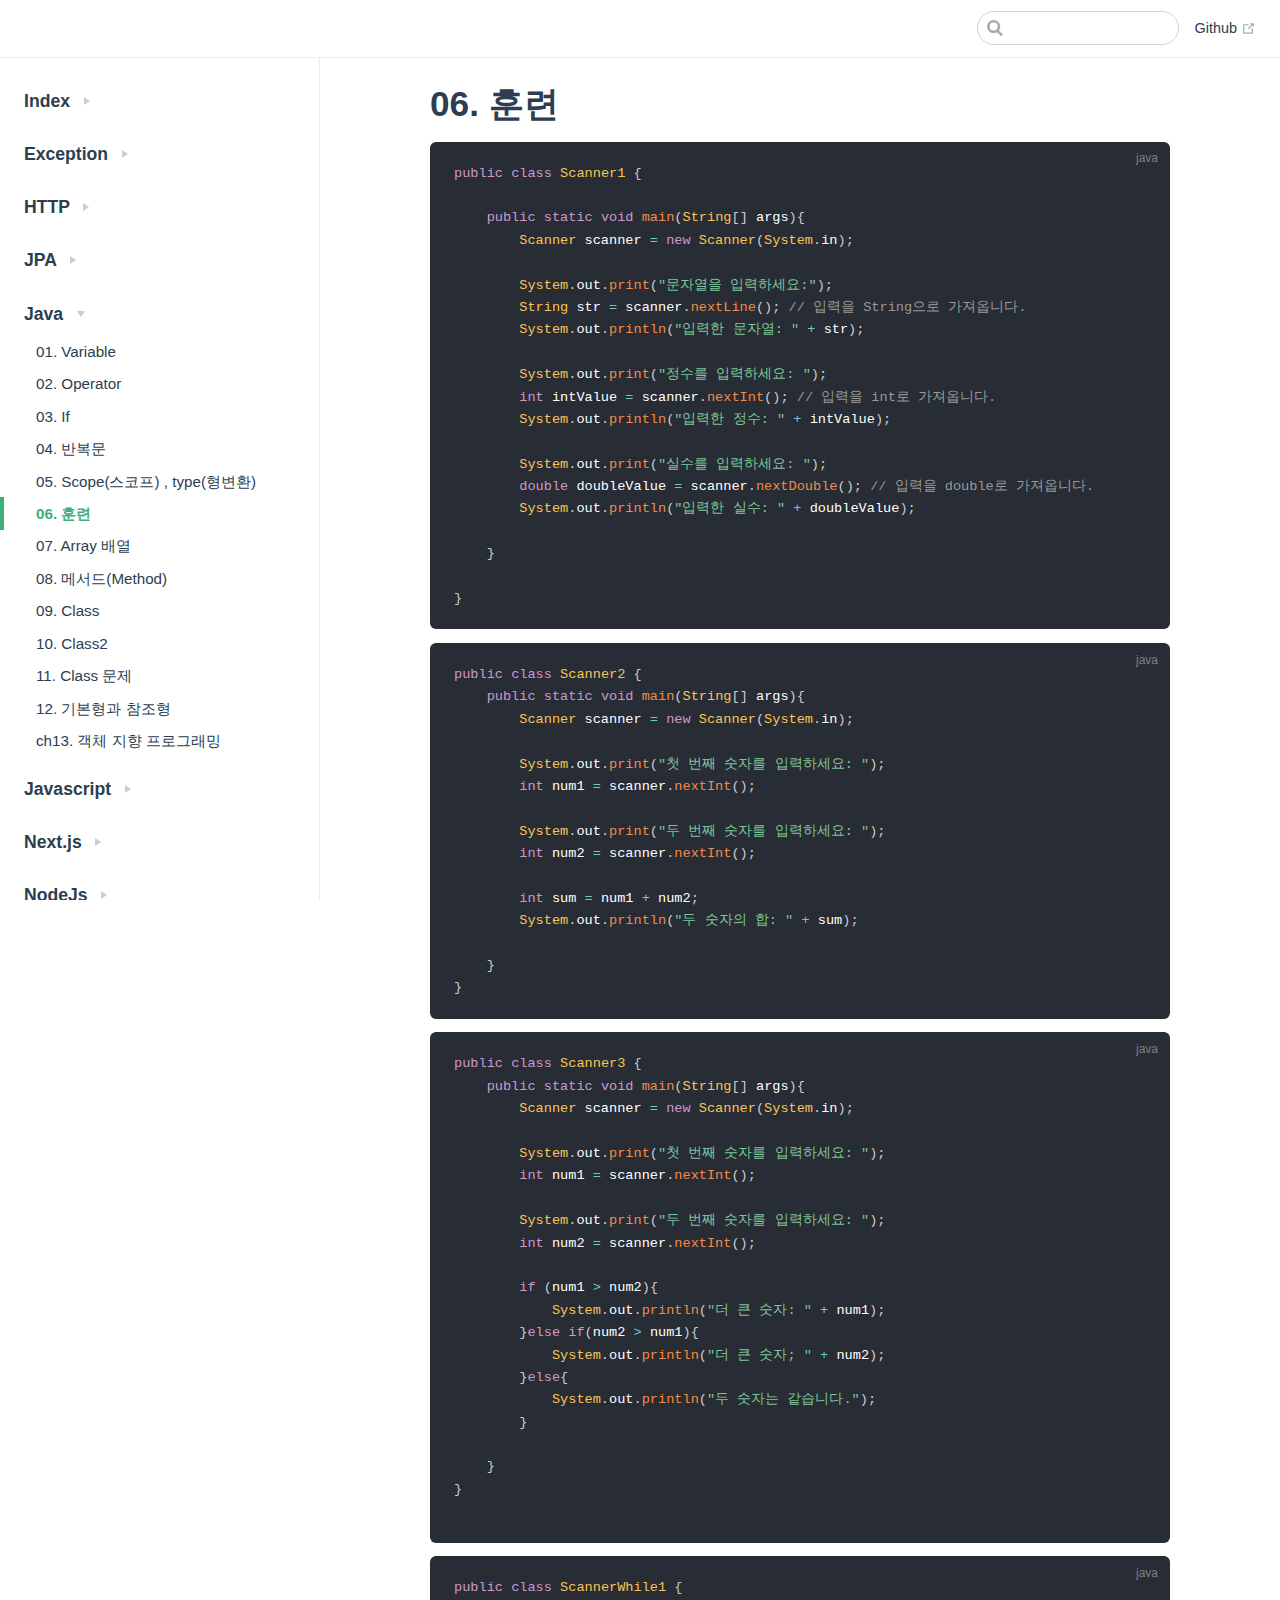
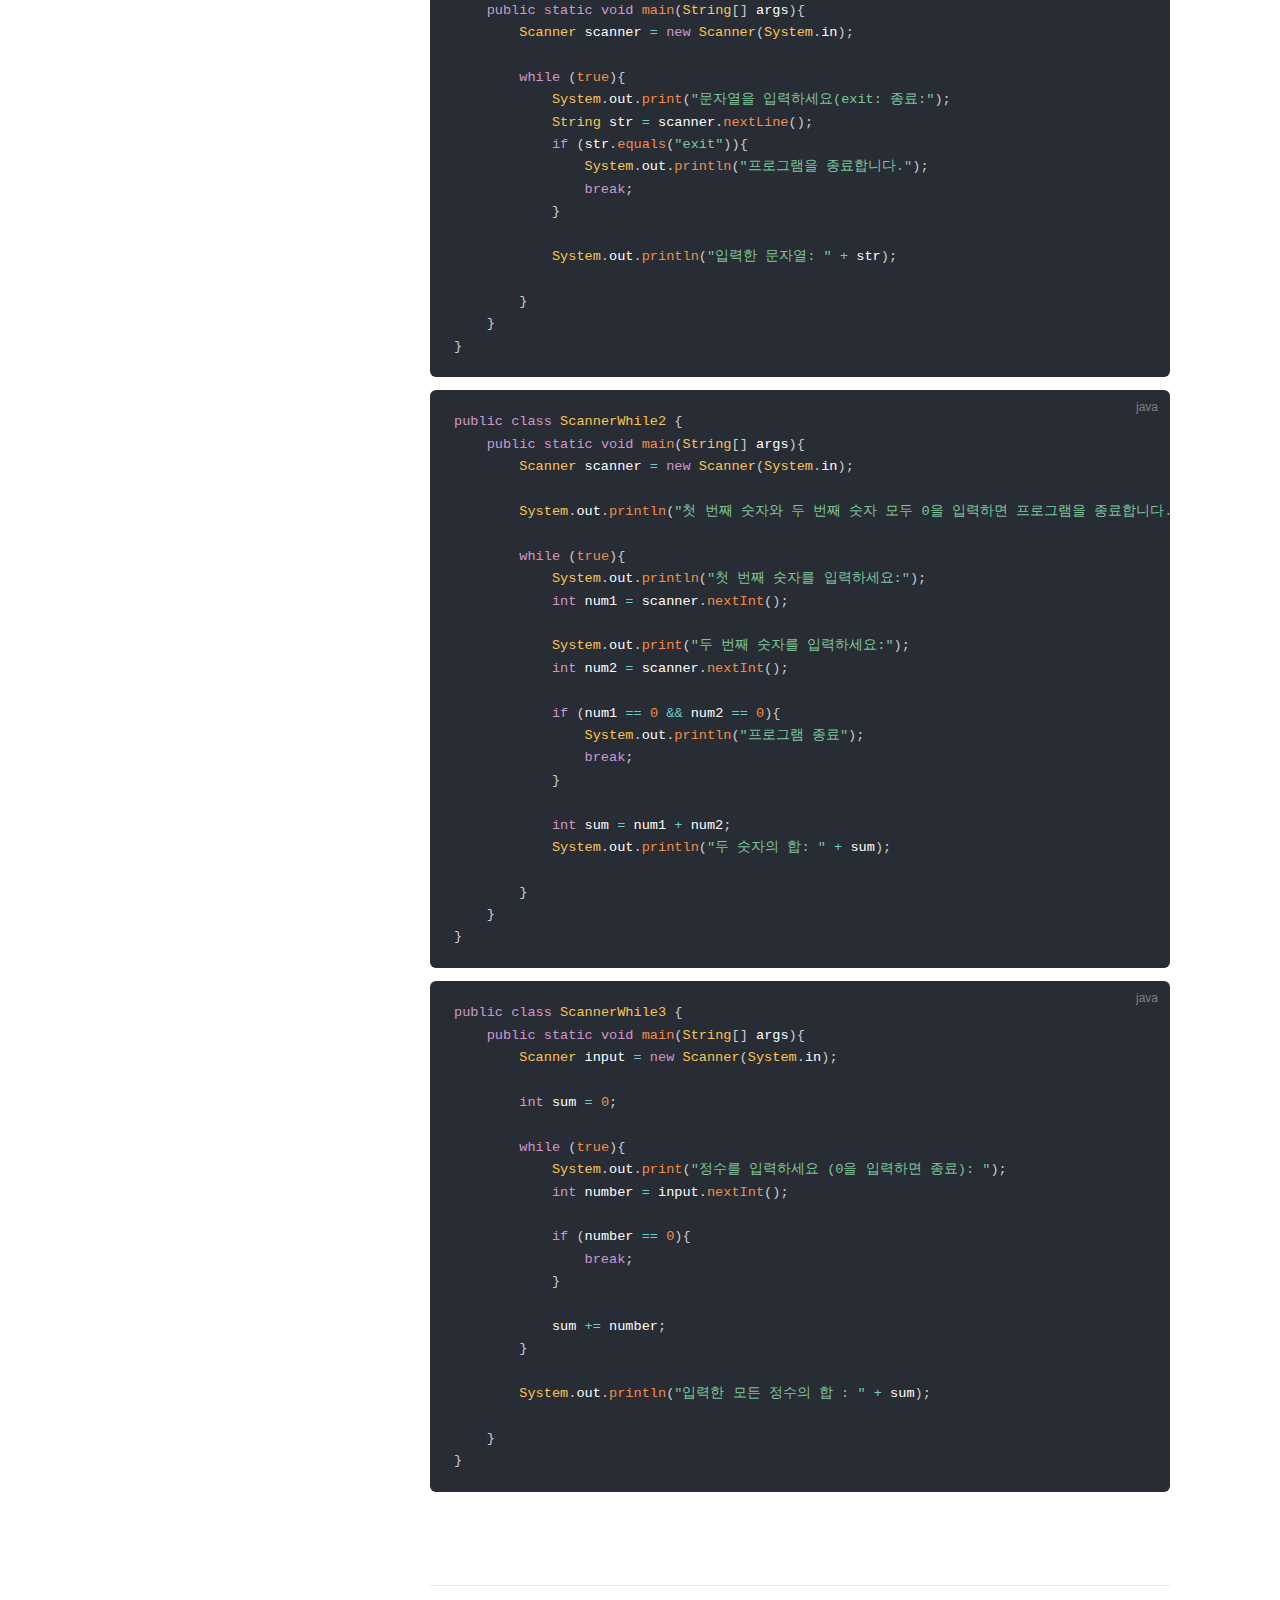
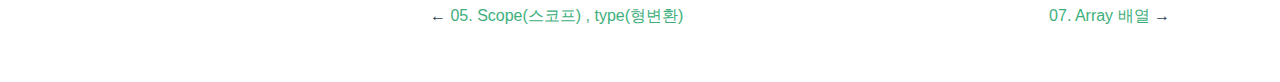
<file: Java/ch06.html>
<!DOCTYPE html>
<html lang="en-US">
  <head>
    <meta charset="utf-8">
    <meta name="viewport" content="width=device-width,initial-scale=1">
    <title>06. 훈련</title>
    <meta name="generator" content="VuePress 1.9.10">
    
    <meta name="description" content="desc">
    
    <link rel="preload" href="/assets/css/0.styles.d419143b.css" as="style"><link rel="preload" href="/assets/js/app.7830cfe4.js" as="script"><link rel="preload" href="/assets/js/2.fd64779e.js" as="script"><link rel="preload" href="/assets/js/1.87595a30.js" as="script"><link rel="preload" href="/assets/js/38.397d4285.js" as="script"><link rel="prefetch" href="/assets/js/10.f3b75cb1.js"><link rel="prefetch" href="/assets/js/11.976b005d.js"><link rel="prefetch" href="/assets/js/12.c204bb4e.js"><link rel="prefetch" href="/assets/js/13.73e86676.js"><link rel="prefetch" href="/assets/js/14.42991e2a.js"><link rel="prefetch" href="/assets/js/15.8b128397.js"><link rel="prefetch" href="/assets/js/16.e37df2a1.js"><link rel="prefetch" href="/assets/js/17.1678b209.js"><link rel="prefetch" href="/assets/js/18.87da4873.js"><link rel="prefetch" href="/assets/js/19.0741f0b9.js"><link rel="prefetch" href="/assets/js/20.9f94b747.js"><link rel="prefetch" href="/assets/js/21.60375cff.js"><link rel="prefetch" href="/assets/js/22.a17ebb53.js"><link rel="prefetch" href="/assets/js/23.ab9d8a0f.js"><link rel="prefetch" href="/assets/js/24.7e121ed5.js"><link rel="prefetch" href="/assets/js/25.73b8a6a4.js"><link rel="prefetch" href="/assets/js/26.ce359ca1.js"><link rel="prefetch" href="/assets/js/27.0cb084ba.js"><link rel="prefetch" href="/assets/js/28.59f812d6.js"><link rel="prefetch" href="/assets/js/29.a009643a.js"><link rel="prefetch" href="/assets/js/3.e8eb28a6.js"><link rel="prefetch" href="/assets/js/30.ea581dd5.js"><link rel="prefetch" href="/assets/js/31.be0038aa.js"><link rel="prefetch" href="/assets/js/32.0a1ca104.js"><link rel="prefetch" href="/assets/js/33.1658616c.js"><link rel="prefetch" href="/assets/js/34.45e218be.js"><link rel="prefetch" href="/assets/js/35.80ac5381.js"><link rel="prefetch" href="/assets/js/36.49a57590.js"><link rel="prefetch" href="/assets/js/37.3419deb6.js"><link rel="prefetch" href="/assets/js/39.18bc8ad7.js"><link rel="prefetch" href="/assets/js/4.2b3e3d8f.js"><link rel="prefetch" href="/assets/js/40.aee1c48b.js"><link rel="prefetch" href="/assets/js/41.225ef8ad.js"><link rel="prefetch" href="/assets/js/42.6312b271.js"><link rel="prefetch" href="/assets/js/43.0110f343.js"><link rel="prefetch" href="/assets/js/44.33e42a55.js"><link rel="prefetch" href="/assets/js/45.b70a7a7a.js"><link rel="prefetch" href="/assets/js/46.8d9e6921.js"><link rel="prefetch" href="/assets/js/47.3490c51e.js"><link rel="prefetch" href="/assets/js/48.182fbb4a.js"><link rel="prefetch" href="/assets/js/49.d3ae4809.js"><link rel="prefetch" href="/assets/js/5.45c61f29.js"><link rel="prefetch" href="/assets/js/50.1a650643.js"><link rel="prefetch" href="/assets/js/51.3edaceff.js"><link rel="prefetch" href="/assets/js/52.72b659a4.js"><link rel="prefetch" href="/assets/js/53.c6b09781.js"><link rel="prefetch" href="/assets/js/54.91d225b5.js"><link rel="prefetch" href="/assets/js/55.8239d4b6.js"><link rel="prefetch" href="/assets/js/56.accdeb1a.js"><link rel="prefetch" href="/assets/js/57.74e66176.js"><link rel="prefetch" href="/assets/js/58.d3d1ae16.js"><link rel="prefetch" href="/assets/js/59.bfa191d4.js"><link rel="prefetch" href="/assets/js/6.d4352767.js"><link rel="prefetch" href="/assets/js/60.1b88e0b0.js"><link rel="prefetch" href="/assets/js/61.a7ba7996.js"><link rel="prefetch" href="/assets/js/62.c38e010b.js"><link rel="prefetch" href="/assets/js/63.7ca26ab8.js"><link rel="prefetch" href="/assets/js/64.8fab8344.js"><link rel="prefetch" href="/assets/js/65.6f2489ea.js"><link rel="prefetch" href="/assets/js/66.4ae9de33.js"><link rel="prefetch" href="/assets/js/67.ef7914ff.js"><link rel="prefetch" href="/assets/js/68.43e64c9b.js"><link rel="prefetch" href="/assets/js/7.955a46ff.js"><link rel="prefetch" href="/assets/js/vendors~docsearch.b7a3ab4f.js">
    <link rel="stylesheet" href="/assets/css/0.styles.d419143b.css">
  </head>
  <body>
    <div id="app" data-server-rendered="true"><div class="theme-container"><header class="navbar"><div class="sidebar-button"><svg xmlns="http://www.w3.org/2000/svg" aria-hidden="true" role="img" viewBox="0 0 448 512" class="icon"><path fill="currentColor" d="M436 124H12c-6.627 0-12-5.373-12-12V80c0-6.627 5.373-12 12-12h424c6.627 0 12 5.373 12 12v32c0 6.627-5.373 12-12 12zm0 160H12c-6.627 0-12-5.373-12-12v-32c0-6.627 5.373-12 12-12h424c6.627 0 12 5.373 12 12v32c0 6.627-5.373 12-12 12zm0 160H12c-6.627 0-12-5.373-12-12v-32c0-6.627 5.373-12 12-12h424c6.627 0 12 5.373 12 12v32c0 6.627-5.373 12-12 12z"></path></svg></div> <a href="/" class="home-link router-link-active"></a> <div class="links"><div class="search-box"><input aria-label="Search" autocomplete="off" spellcheck="false" value=""> <!----></div> <nav class="nav-links can-hide"><div class="nav-item"><a href="https://github.com/amazon7737" target="_blank" rel="noopener noreferrer" class="nav-link external">
  Github
  <span><svg xmlns="http://www.w3.org/2000/svg" aria-hidden="true" focusable="false" x="0px" y="0px" viewBox="0 0 100 100" width="15" height="15" class="icon outbound"><path fill="currentColor" d="M18.8,85.1h56l0,0c2.2,0,4-1.8,4-4v-32h-8v28h-48v-48h28v-8h-32l0,0c-2.2,0-4,1.8-4,4v56C14.8,83.3,16.6,85.1,18.8,85.1z"></path> <polygon fill="currentColor" points="45.7,48.7 51.3,54.3 77.2,28.5 77.2,37.2 85.2,37.2 85.2,14.9 62.8,14.9 62.8,22.9 71.5,22.9"></polygon></svg> <span class="sr-only">(opens new window)</span></span></a></div> <!----></nav></div></header> <div class="sidebar-mask"></div> <aside class="sidebar"><nav class="nav-links"><div class="nav-item"><a href="https://github.com/amazon7737" target="_blank" rel="noopener noreferrer" class="nav-link external">
  Github
  <span><svg xmlns="http://www.w3.org/2000/svg" aria-hidden="true" focusable="false" x="0px" y="0px" viewBox="0 0 100 100" width="15" height="15" class="icon outbound"><path fill="currentColor" d="M18.8,85.1h56l0,0c2.2,0,4-1.8,4-4v-32h-8v28h-48v-48h28v-8h-32l0,0c-2.2,0-4,1.8-4,4v56C14.8,83.3,16.6,85.1,18.8,85.1z"></path> <polygon fill="currentColor" points="45.7,48.7 51.3,54.3 77.2,28.5 77.2,37.2 85.2,37.2 85.2,14.9 62.8,14.9 62.8,22.9 71.5,22.9"></polygon></svg> <span class="sr-only">(opens new window)</span></span></a></div> <!----></nav>  <ul class="sidebar-links"><li><section class="sidebar-group collapsable depth-0"><p class="sidebar-heading"><span>Index</span> <span class="arrow right"></span></p> <!----></section></li><li><section class="sidebar-group collapsable depth-0"><p class="sidebar-heading"><span>Exception</span> <span class="arrow right"></span></p> <!----></section></li><li><section class="sidebar-group collapsable depth-0"><p class="sidebar-heading"><span>HTTP</span> <span class="arrow right"></span></p> <!----></section></li><li><section class="sidebar-group collapsable depth-0"><p class="sidebar-heading"><span>JPA</span> <span class="arrow right"></span></p> <!----></section></li><li><section class="sidebar-group collapsable depth-0"><p class="sidebar-heading open"><span>Java</span> <span class="arrow down"></span></p> <ul class="sidebar-links sidebar-group-items"><li><a href="/Java/ch01.html" class="sidebar-link">01. Variable</a></li><li><a href="/Java/ch02.html" class="sidebar-link">02. Operator</a></li><li><a href="/Java/ch03.html" class="sidebar-link">03. If</a></li><li><a href="/Java/ch04.html" class="sidebar-link">04. 반복문</a></li><li><a href="/Java/ch05.html" class="sidebar-link">05. Scope(스코프) , type(형변환)</a></li><li><a href="/Java/ch06.html" aria-current="page" class="active sidebar-link">06. 훈련</a></li><li><a href="/Java/ch07.html" class="sidebar-link">07. Array 배열</a></li><li><a href="/Java/ch08.html" class="sidebar-link">08. 메서드(Method)</a></li><li><a href="/Java/ch09.html" class="sidebar-link">09. Class</a></li><li><a href="/Java/ch10.html" class="sidebar-link">10. Class2</a></li><li><a href="/Java/ch11.html" class="sidebar-link">11. Class 문제</a></li><li><a href="/Java/ch12.html" class="sidebar-link">12. 기본형과 참조형</a></li><li><a href="/Java/ch13.html" class="sidebar-link">ch13. 객체 지향 프로그래밍</a></li></ul></section></li><li><section class="sidebar-group collapsable depth-0"><p class="sidebar-heading"><span>Javascript</span> <span class="arrow right"></span></p> <!----></section></li><li><section class="sidebar-group collapsable depth-0"><p class="sidebar-heading"><span>Next.js</span> <span class="arrow right"></span></p> <!----></section></li><li><section class="sidebar-group collapsable depth-0"><p class="sidebar-heading"><span>NodeJs</span> <span class="arrow right"></span></p> <!----></section></li><li><section class="sidebar-group collapsable depth-0"><p class="sidebar-heading"><span>Spring</span> <span class="arrow right"></span></p> <!----></section></li><li><section class="sidebar-group collapsable depth-0"><p class="sidebar-heading"><span>Toy Project</span> <span class="arrow right"></span></p> <!----></section></li><li><section class="sidebar-group collapsable depth-0"><p class="sidebar-heading"><span>git</span> <span class="arrow right"></span></p> <!----></section></li><li><section class="sidebar-group collapsable depth-0"><p class="sidebar-heading"><span>mysql</span> <span class="arrow right"></span></p> <!----></section></li><li><section class="sidebar-group collapsable depth-0"><p class="sidebar-heading"><span>python</span> <span class="arrow right"></span></p> <!----></section></li><li><section class="sidebar-group collapsable depth-0"><p class="sidebar-heading"><span>데이터베이스</span> <span class="arrow right"></span></p> <!----></section></li><li><section class="sidebar-group collapsable depth-0"><p class="sidebar-heading"><span>데이터베이스 설계 및 구축</span> <span class="arrow right"></span></p> <!----></section></li><li><section class="sidebar-group collapsable depth-0"><p class="sidebar-heading"><span>소프트웨어공학</span> <span class="arrow right"></span></p> <!----></section></li></ul> </aside> <main class="page"> <div class="theme-default-content content__default"><h1 id="_06-훈련"><a href="#_06-훈련" class="header-anchor">#</a> 06. 훈련</h1> <div class="language-java extra-class"><pre class="language-java"><code><span class="token keyword">public</span> <span class="token keyword">class</span> <span class="token class-name">Scanner1</span> <span class="token punctuation">{</span>

    <span class="token keyword">public</span> <span class="token keyword">static</span> <span class="token keyword">void</span> <span class="token function">main</span><span class="token punctuation">(</span><span class="token class-name">String</span><span class="token punctuation">[</span><span class="token punctuation">]</span> args<span class="token punctuation">)</span><span class="token punctuation">{</span>
        <span class="token class-name">Scanner</span> scanner <span class="token operator">=</span> <span class="token keyword">new</span> <span class="token class-name">Scanner</span><span class="token punctuation">(</span><span class="token class-name">System</span><span class="token punctuation">.</span>in<span class="token punctuation">)</span><span class="token punctuation">;</span>

        <span class="token class-name">System</span><span class="token punctuation">.</span>out<span class="token punctuation">.</span><span class="token function">print</span><span class="token punctuation">(</span><span class="token string">&quot;문자열을 입력하세요:&quot;</span><span class="token punctuation">)</span><span class="token punctuation">;</span>
        <span class="token class-name">String</span> str <span class="token operator">=</span> scanner<span class="token punctuation">.</span><span class="token function">nextLine</span><span class="token punctuation">(</span><span class="token punctuation">)</span><span class="token punctuation">;</span> <span class="token comment">// 입력을 String으로 가져옵니다.</span>
        <span class="token class-name">System</span><span class="token punctuation">.</span>out<span class="token punctuation">.</span><span class="token function">println</span><span class="token punctuation">(</span><span class="token string">&quot;입력한 문자열: &quot;</span> <span class="token operator">+</span> str<span class="token punctuation">)</span><span class="token punctuation">;</span>

        <span class="token class-name">System</span><span class="token punctuation">.</span>out<span class="token punctuation">.</span><span class="token function">print</span><span class="token punctuation">(</span><span class="token string">&quot;정수를 입력하세요: &quot;</span><span class="token punctuation">)</span><span class="token punctuation">;</span>
        <span class="token keyword">int</span> intValue <span class="token operator">=</span> scanner<span class="token punctuation">.</span><span class="token function">nextInt</span><span class="token punctuation">(</span><span class="token punctuation">)</span><span class="token punctuation">;</span> <span class="token comment">// 입력을 int로 가져옵니다.</span>
        <span class="token class-name">System</span><span class="token punctuation">.</span>out<span class="token punctuation">.</span><span class="token function">println</span><span class="token punctuation">(</span><span class="token string">&quot;입력한 정수: &quot;</span> <span class="token operator">+</span> intValue<span class="token punctuation">)</span><span class="token punctuation">;</span>

        <span class="token class-name">System</span><span class="token punctuation">.</span>out<span class="token punctuation">.</span><span class="token function">print</span><span class="token punctuation">(</span><span class="token string">&quot;실수를 입력하세요: &quot;</span><span class="token punctuation">)</span><span class="token punctuation">;</span>
        <span class="token keyword">double</span> doubleValue <span class="token operator">=</span> scanner<span class="token punctuation">.</span><span class="token function">nextDouble</span><span class="token punctuation">(</span><span class="token punctuation">)</span><span class="token punctuation">;</span> <span class="token comment">// 입력을 double로 가져옵니다.</span>
        <span class="token class-name">System</span><span class="token punctuation">.</span>out<span class="token punctuation">.</span><span class="token function">println</span><span class="token punctuation">(</span><span class="token string">&quot;입력한 실수: &quot;</span> <span class="token operator">+</span> doubleValue<span class="token punctuation">)</span><span class="token punctuation">;</span>

    <span class="token punctuation">}</span>

<span class="token punctuation">}</span>
</code></pre></div><div class="language-java extra-class"><pre class="language-java"><code><span class="token keyword">public</span> <span class="token keyword">class</span> <span class="token class-name">Scanner2</span> <span class="token punctuation">{</span>
    <span class="token keyword">public</span> <span class="token keyword">static</span> <span class="token keyword">void</span> <span class="token function">main</span><span class="token punctuation">(</span><span class="token class-name">String</span><span class="token punctuation">[</span><span class="token punctuation">]</span> args<span class="token punctuation">)</span><span class="token punctuation">{</span>
        <span class="token class-name">Scanner</span> scanner <span class="token operator">=</span> <span class="token keyword">new</span> <span class="token class-name">Scanner</span><span class="token punctuation">(</span><span class="token class-name">System</span><span class="token punctuation">.</span>in<span class="token punctuation">)</span><span class="token punctuation">;</span>

        <span class="token class-name">System</span><span class="token punctuation">.</span>out<span class="token punctuation">.</span><span class="token function">print</span><span class="token punctuation">(</span><span class="token string">&quot;첫 번째 숫자를 입력하세요: &quot;</span><span class="token punctuation">)</span><span class="token punctuation">;</span>
        <span class="token keyword">int</span> num1 <span class="token operator">=</span> scanner<span class="token punctuation">.</span><span class="token function">nextInt</span><span class="token punctuation">(</span><span class="token punctuation">)</span><span class="token punctuation">;</span>

        <span class="token class-name">System</span><span class="token punctuation">.</span>out<span class="token punctuation">.</span><span class="token function">print</span><span class="token punctuation">(</span><span class="token string">&quot;두 번째 숫자를 입력하세요: &quot;</span><span class="token punctuation">)</span><span class="token punctuation">;</span>
        <span class="token keyword">int</span> num2 <span class="token operator">=</span> scanner<span class="token punctuation">.</span><span class="token function">nextInt</span><span class="token punctuation">(</span><span class="token punctuation">)</span><span class="token punctuation">;</span>

        <span class="token keyword">int</span> sum <span class="token operator">=</span> num1 <span class="token operator">+</span> num2<span class="token punctuation">;</span>
        <span class="token class-name">System</span><span class="token punctuation">.</span>out<span class="token punctuation">.</span><span class="token function">println</span><span class="token punctuation">(</span><span class="token string">&quot;두 숫자의 합: &quot;</span> <span class="token operator">+</span> sum<span class="token punctuation">)</span><span class="token punctuation">;</span>

    <span class="token punctuation">}</span>
<span class="token punctuation">}</span>
</code></pre></div><div class="language-java extra-class"><pre class="language-java"><code><span class="token keyword">public</span> <span class="token keyword">class</span> <span class="token class-name">Scanner3</span> <span class="token punctuation">{</span>
    <span class="token keyword">public</span> <span class="token keyword">static</span> <span class="token keyword">void</span> <span class="token function">main</span><span class="token punctuation">(</span><span class="token class-name">String</span><span class="token punctuation">[</span><span class="token punctuation">]</span> args<span class="token punctuation">)</span><span class="token punctuation">{</span>
        <span class="token class-name">Scanner</span> scanner <span class="token operator">=</span> <span class="token keyword">new</span> <span class="token class-name">Scanner</span><span class="token punctuation">(</span><span class="token class-name">System</span><span class="token punctuation">.</span>in<span class="token punctuation">)</span><span class="token punctuation">;</span>

        <span class="token class-name">System</span><span class="token punctuation">.</span>out<span class="token punctuation">.</span><span class="token function">print</span><span class="token punctuation">(</span><span class="token string">&quot;첫 번째 숫자를 입력하세요: &quot;</span><span class="token punctuation">)</span><span class="token punctuation">;</span>
        <span class="token keyword">int</span> num1 <span class="token operator">=</span> scanner<span class="token punctuation">.</span><span class="token function">nextInt</span><span class="token punctuation">(</span><span class="token punctuation">)</span><span class="token punctuation">;</span>

        <span class="token class-name">System</span><span class="token punctuation">.</span>out<span class="token punctuation">.</span><span class="token function">print</span><span class="token punctuation">(</span><span class="token string">&quot;두 번째 숫자를 입력하세요: &quot;</span><span class="token punctuation">)</span><span class="token punctuation">;</span>
        <span class="token keyword">int</span> num2 <span class="token operator">=</span> scanner<span class="token punctuation">.</span><span class="token function">nextInt</span><span class="token punctuation">(</span><span class="token punctuation">)</span><span class="token punctuation">;</span>

        <span class="token keyword">if</span> <span class="token punctuation">(</span>num1 <span class="token operator">&gt;</span> num2<span class="token punctuation">)</span><span class="token punctuation">{</span>
            <span class="token class-name">System</span><span class="token punctuation">.</span>out<span class="token punctuation">.</span><span class="token function">println</span><span class="token punctuation">(</span><span class="token string">&quot;더 큰 숫자: &quot;</span> <span class="token operator">+</span> num1<span class="token punctuation">)</span><span class="token punctuation">;</span>
        <span class="token punctuation">}</span><span class="token keyword">else</span> <span class="token keyword">if</span><span class="token punctuation">(</span>num2 <span class="token operator">&gt;</span> num1<span class="token punctuation">)</span><span class="token punctuation">{</span>
            <span class="token class-name">System</span><span class="token punctuation">.</span>out<span class="token punctuation">.</span><span class="token function">println</span><span class="token punctuation">(</span><span class="token string">&quot;더 큰 숫자; &quot;</span> <span class="token operator">+</span> num2<span class="token punctuation">)</span><span class="token punctuation">;</span>
        <span class="token punctuation">}</span><span class="token keyword">else</span><span class="token punctuation">{</span>
            <span class="token class-name">System</span><span class="token punctuation">.</span>out<span class="token punctuation">.</span><span class="token function">println</span><span class="token punctuation">(</span><span class="token string">&quot;두 숫자는 같습니다.&quot;</span><span class="token punctuation">)</span><span class="token punctuation">;</span>
        <span class="token punctuation">}</span>

    <span class="token punctuation">}</span>
<span class="token punctuation">}</span>

</code></pre></div><div class="language-java extra-class"><pre class="language-java"><code><span class="token keyword">public</span> <span class="token keyword">class</span> <span class="token class-name">ScannerWhile1</span> <span class="token punctuation">{</span>
    <span class="token keyword">public</span> <span class="token keyword">static</span> <span class="token keyword">void</span> <span class="token function">main</span><span class="token punctuation">(</span><span class="token class-name">String</span><span class="token punctuation">[</span><span class="token punctuation">]</span> args<span class="token punctuation">)</span><span class="token punctuation">{</span>
        <span class="token class-name">Scanner</span> scanner <span class="token operator">=</span> <span class="token keyword">new</span> <span class="token class-name">Scanner</span><span class="token punctuation">(</span><span class="token class-name">System</span><span class="token punctuation">.</span>in<span class="token punctuation">)</span><span class="token punctuation">;</span>

        <span class="token keyword">while</span> <span class="token punctuation">(</span><span class="token boolean">true</span><span class="token punctuation">)</span><span class="token punctuation">{</span>
            <span class="token class-name">System</span><span class="token punctuation">.</span>out<span class="token punctuation">.</span><span class="token function">print</span><span class="token punctuation">(</span><span class="token string">&quot;문자열을 입력하세요(exit: 종료:&quot;</span><span class="token punctuation">)</span><span class="token punctuation">;</span>
            <span class="token class-name">String</span> str <span class="token operator">=</span> scanner<span class="token punctuation">.</span><span class="token function">nextLine</span><span class="token punctuation">(</span><span class="token punctuation">)</span><span class="token punctuation">;</span>
            <span class="token keyword">if</span> <span class="token punctuation">(</span>str<span class="token punctuation">.</span><span class="token function">equals</span><span class="token punctuation">(</span><span class="token string">&quot;exit&quot;</span><span class="token punctuation">)</span><span class="token punctuation">)</span><span class="token punctuation">{</span>
                <span class="token class-name">System</span><span class="token punctuation">.</span>out<span class="token punctuation">.</span><span class="token function">println</span><span class="token punctuation">(</span><span class="token string">&quot;프로그램을 종료합니다.&quot;</span><span class="token punctuation">)</span><span class="token punctuation">;</span>
                <span class="token keyword">break</span><span class="token punctuation">;</span>
            <span class="token punctuation">}</span>

            <span class="token class-name">System</span><span class="token punctuation">.</span>out<span class="token punctuation">.</span><span class="token function">println</span><span class="token punctuation">(</span><span class="token string">&quot;입력한 문자열: &quot;</span> <span class="token operator">+</span> str<span class="token punctuation">)</span><span class="token punctuation">;</span>

        <span class="token punctuation">}</span>
    <span class="token punctuation">}</span>
<span class="token punctuation">}</span>
</code></pre></div><div class="language-java extra-class"><pre class="language-java"><code><span class="token keyword">public</span> <span class="token keyword">class</span> <span class="token class-name">ScannerWhile2</span> <span class="token punctuation">{</span>
    <span class="token keyword">public</span> <span class="token keyword">static</span> <span class="token keyword">void</span> <span class="token function">main</span><span class="token punctuation">(</span><span class="token class-name">String</span><span class="token punctuation">[</span><span class="token punctuation">]</span> args<span class="token punctuation">)</span><span class="token punctuation">{</span>
        <span class="token class-name">Scanner</span> scanner <span class="token operator">=</span> <span class="token keyword">new</span> <span class="token class-name">Scanner</span><span class="token punctuation">(</span><span class="token class-name">System</span><span class="token punctuation">.</span>in<span class="token punctuation">)</span><span class="token punctuation">;</span>

        <span class="token class-name">System</span><span class="token punctuation">.</span>out<span class="token punctuation">.</span><span class="token function">println</span><span class="token punctuation">(</span><span class="token string">&quot;첫 번째 숫자와 두 번째 숫자 모두 0을 입력하면 프로그램을 종료합니다.&quot;</span><span class="token punctuation">)</span><span class="token punctuation">;</span>

        <span class="token keyword">while</span> <span class="token punctuation">(</span><span class="token boolean">true</span><span class="token punctuation">)</span><span class="token punctuation">{</span>
            <span class="token class-name">System</span><span class="token punctuation">.</span>out<span class="token punctuation">.</span><span class="token function">println</span><span class="token punctuation">(</span><span class="token string">&quot;첫 번째 숫자를 입력하세요:&quot;</span><span class="token punctuation">)</span><span class="token punctuation">;</span>
            <span class="token keyword">int</span> num1 <span class="token operator">=</span> scanner<span class="token punctuation">.</span><span class="token function">nextInt</span><span class="token punctuation">(</span><span class="token punctuation">)</span><span class="token punctuation">;</span>

            <span class="token class-name">System</span><span class="token punctuation">.</span>out<span class="token punctuation">.</span><span class="token function">print</span><span class="token punctuation">(</span><span class="token string">&quot;두 번째 숫자를 입력하세요:&quot;</span><span class="token punctuation">)</span><span class="token punctuation">;</span>
            <span class="token keyword">int</span> num2 <span class="token operator">=</span> scanner<span class="token punctuation">.</span><span class="token function">nextInt</span><span class="token punctuation">(</span><span class="token punctuation">)</span><span class="token punctuation">;</span>

            <span class="token keyword">if</span> <span class="token punctuation">(</span>num1 <span class="token operator">==</span> <span class="token number">0</span> <span class="token operator">&amp;&amp;</span> num2 <span class="token operator">==</span> <span class="token number">0</span><span class="token punctuation">)</span><span class="token punctuation">{</span>
                <span class="token class-name">System</span><span class="token punctuation">.</span>out<span class="token punctuation">.</span><span class="token function">println</span><span class="token punctuation">(</span><span class="token string">&quot;프로그램 종료&quot;</span><span class="token punctuation">)</span><span class="token punctuation">;</span>
                <span class="token keyword">break</span><span class="token punctuation">;</span>
            <span class="token punctuation">}</span>

            <span class="token keyword">int</span> sum <span class="token operator">=</span> num1 <span class="token operator">+</span> num2<span class="token punctuation">;</span>
            <span class="token class-name">System</span><span class="token punctuation">.</span>out<span class="token punctuation">.</span><span class="token function">println</span><span class="token punctuation">(</span><span class="token string">&quot;두 숫자의 합: &quot;</span> <span class="token operator">+</span> sum<span class="token punctuation">)</span><span class="token punctuation">;</span>

        <span class="token punctuation">}</span>
    <span class="token punctuation">}</span>
<span class="token punctuation">}</span>
</code></pre></div><div class="language-java extra-class"><pre class="language-java"><code><span class="token keyword">public</span> <span class="token keyword">class</span> <span class="token class-name">ScannerWhile3</span> <span class="token punctuation">{</span>
    <span class="token keyword">public</span> <span class="token keyword">static</span> <span class="token keyword">void</span> <span class="token function">main</span><span class="token punctuation">(</span><span class="token class-name">String</span><span class="token punctuation">[</span><span class="token punctuation">]</span> args<span class="token punctuation">)</span><span class="token punctuation">{</span>
        <span class="token class-name">Scanner</span> input <span class="token operator">=</span> <span class="token keyword">new</span> <span class="token class-name">Scanner</span><span class="token punctuation">(</span><span class="token class-name">System</span><span class="token punctuation">.</span>in<span class="token punctuation">)</span><span class="token punctuation">;</span>

        <span class="token keyword">int</span> sum <span class="token operator">=</span> <span class="token number">0</span><span class="token punctuation">;</span>

        <span class="token keyword">while</span> <span class="token punctuation">(</span><span class="token boolean">true</span><span class="token punctuation">)</span><span class="token punctuation">{</span>
            <span class="token class-name">System</span><span class="token punctuation">.</span>out<span class="token punctuation">.</span><span class="token function">print</span><span class="token punctuation">(</span><span class="token string">&quot;정수를 입력하세요 (0을 입력하면 종료): &quot;</span><span class="token punctuation">)</span><span class="token punctuation">;</span>
            <span class="token keyword">int</span> number <span class="token operator">=</span> input<span class="token punctuation">.</span><span class="token function">nextInt</span><span class="token punctuation">(</span><span class="token punctuation">)</span><span class="token punctuation">;</span>

            <span class="token keyword">if</span> <span class="token punctuation">(</span>number <span class="token operator">==</span> <span class="token number">0</span><span class="token punctuation">)</span><span class="token punctuation">{</span>
                <span class="token keyword">break</span><span class="token punctuation">;</span>
            <span class="token punctuation">}</span>

            sum <span class="token operator">+=</span> number<span class="token punctuation">;</span>
        <span class="token punctuation">}</span>

        <span class="token class-name">System</span><span class="token punctuation">.</span>out<span class="token punctuation">.</span><span class="token function">println</span><span class="token punctuation">(</span><span class="token string">&quot;입력한 모든 정수의 합 : &quot;</span> <span class="token operator">+</span> sum<span class="token punctuation">)</span><span class="token punctuation">;</span>

    <span class="token punctuation">}</span>
<span class="token punctuation">}</span>
</code></pre></div></div> <footer class="page-edit"><!----> <!----></footer> <div class="page-nav"><p class="inner"><span class="prev">
      ←
      <a href="/Java/ch05.html" class="prev">
        05. Scope(스코프) , type(형변환)
      </a></span> <span class="next"><a href="/Java/ch07.html">
        07. Array 배열
      </a>
      →
    </span></p></div> </main></div><div class="global-ui"><!----></div></div>
    <script src="/assets/js/app.7830cfe4.js" defer></script><script src="/assets/js/2.fd64779e.js" defer></script><script src="/assets/js/1.87595a30.js" defer></script><script src="/assets/js/38.397d4285.js" defer></script>
  </body>
</html>
</file>
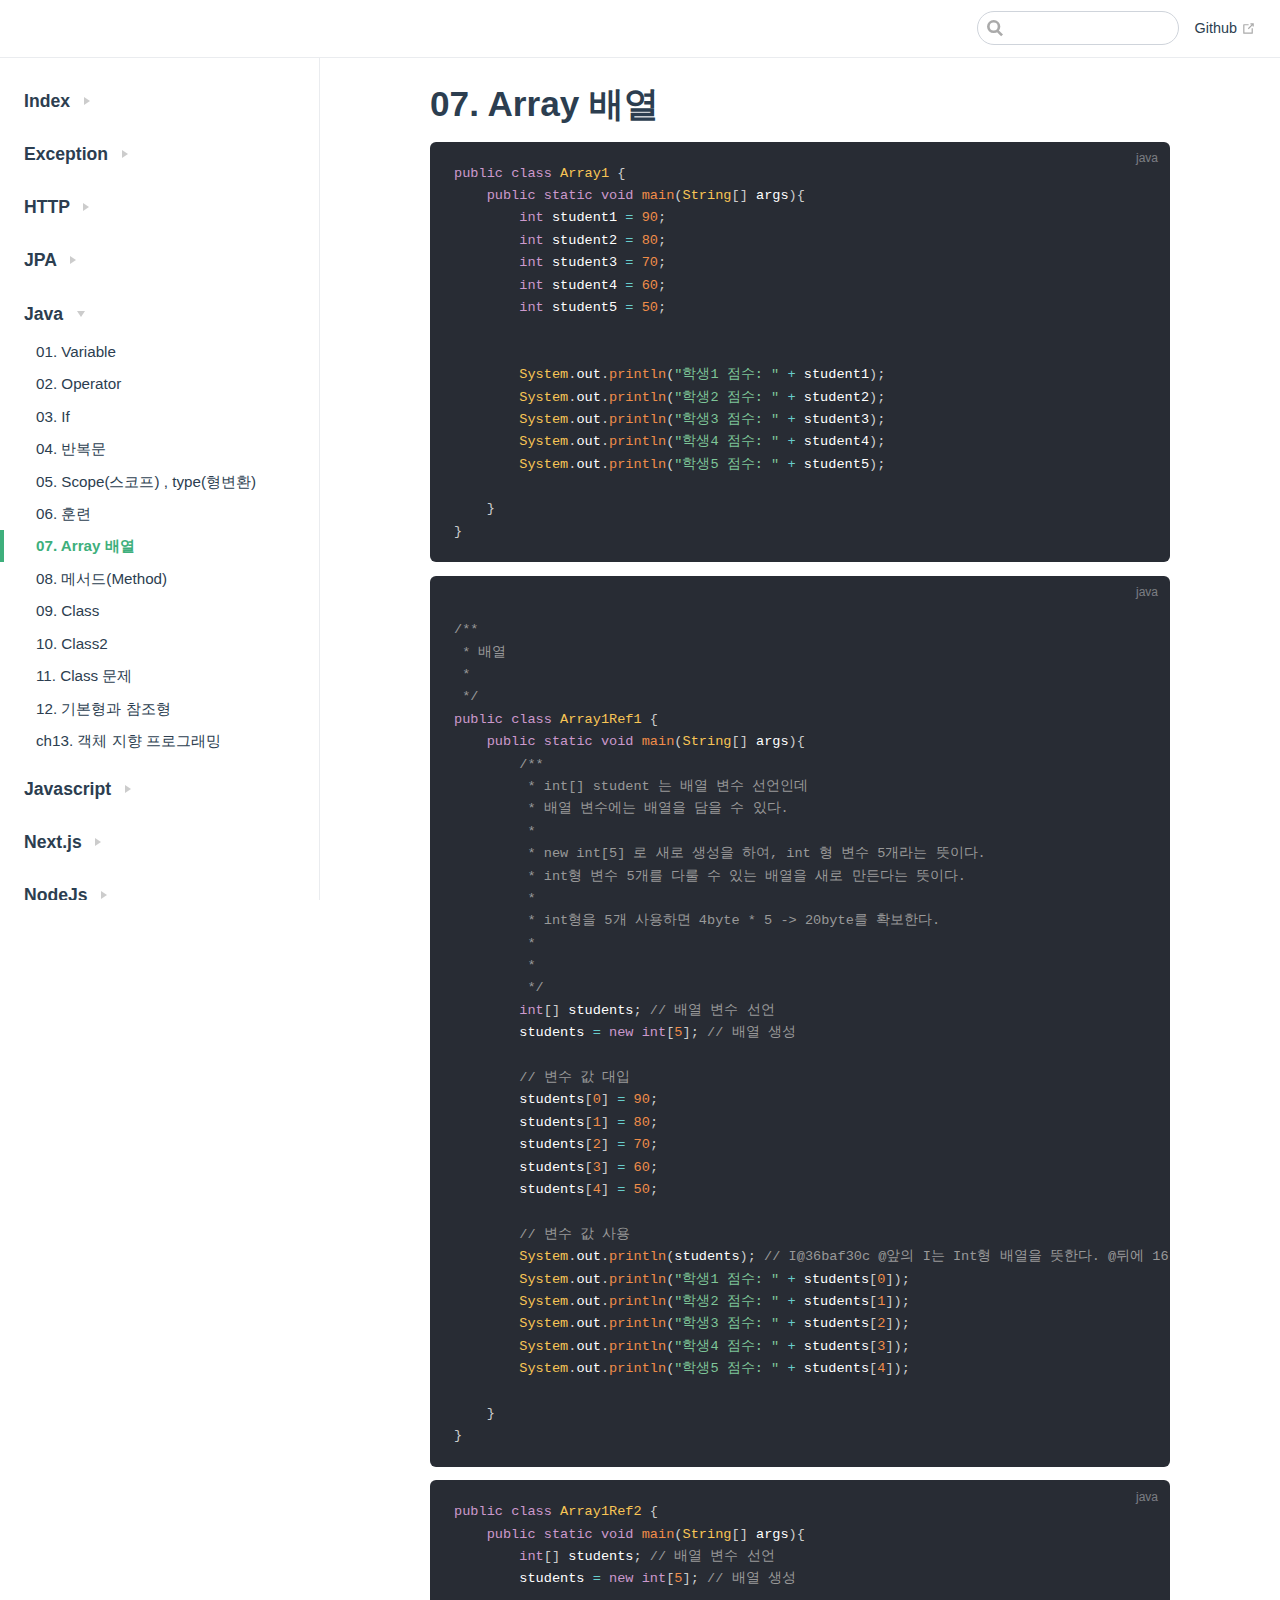
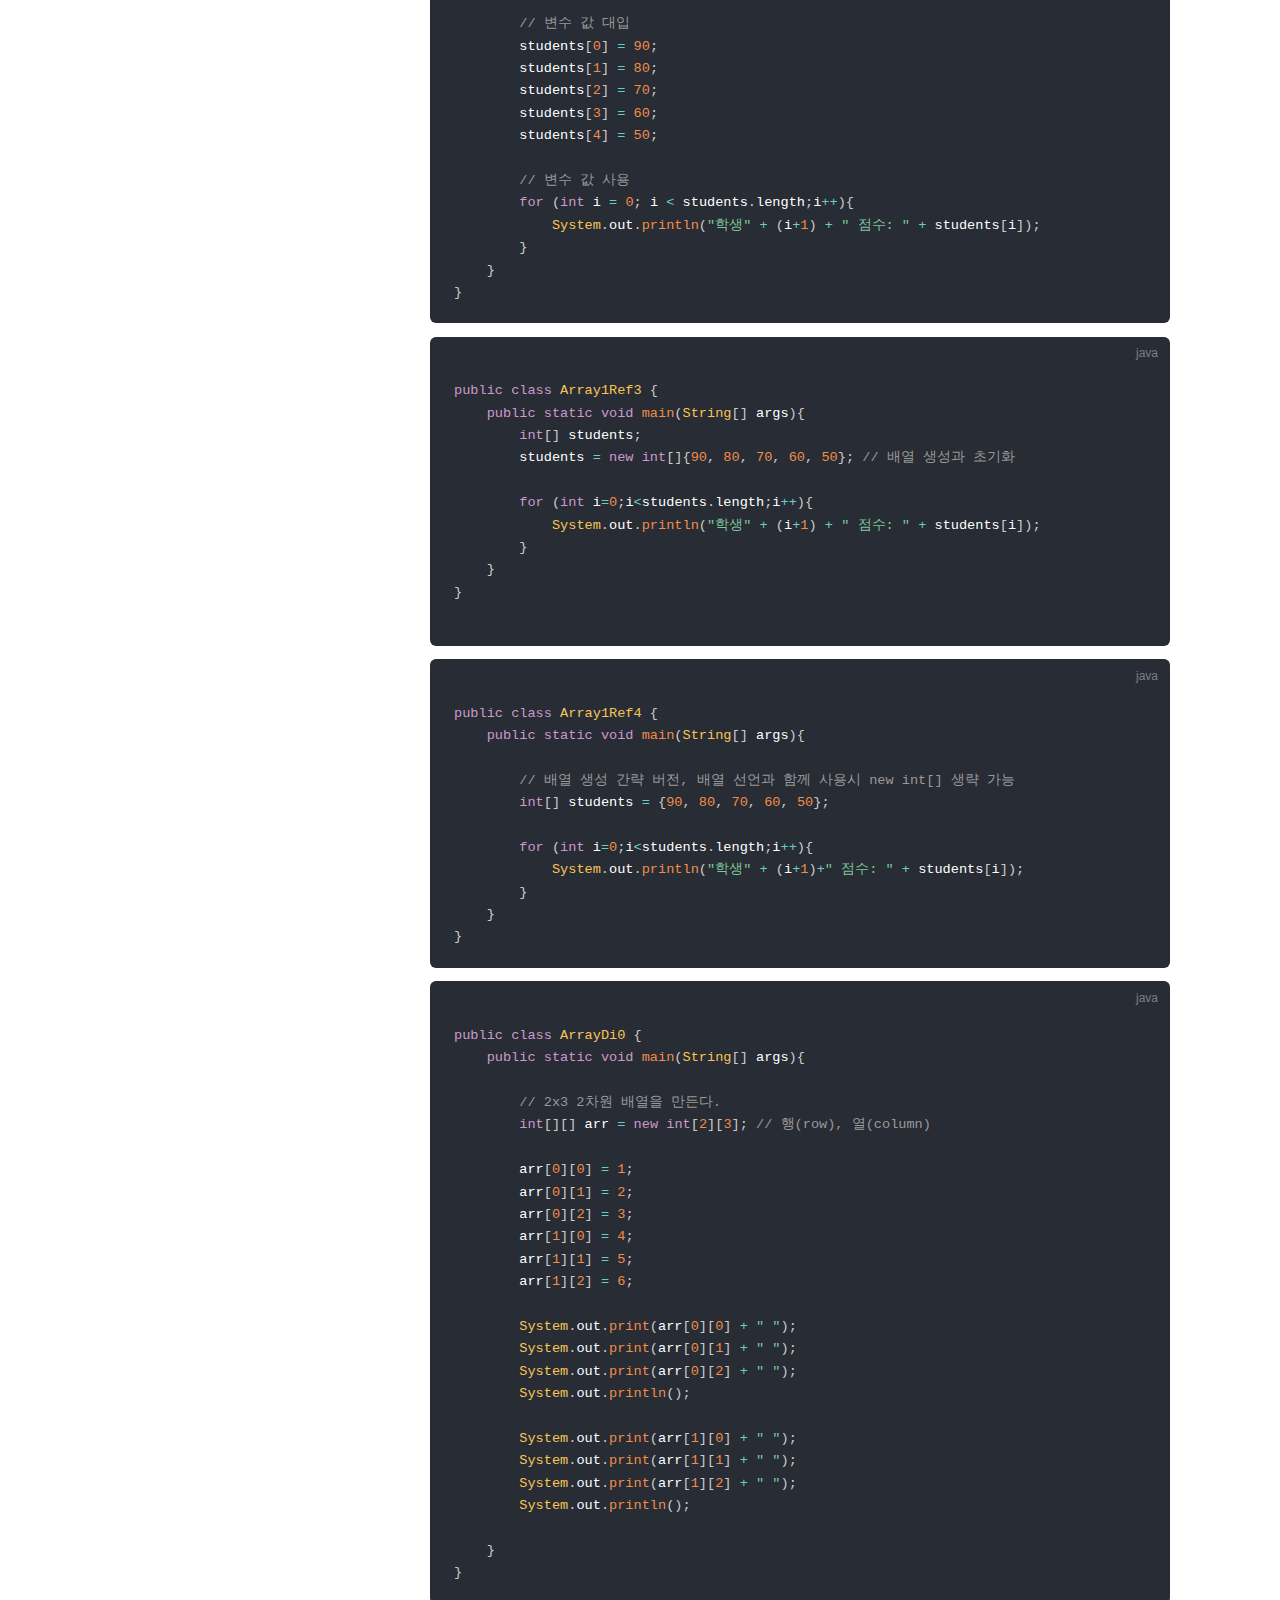
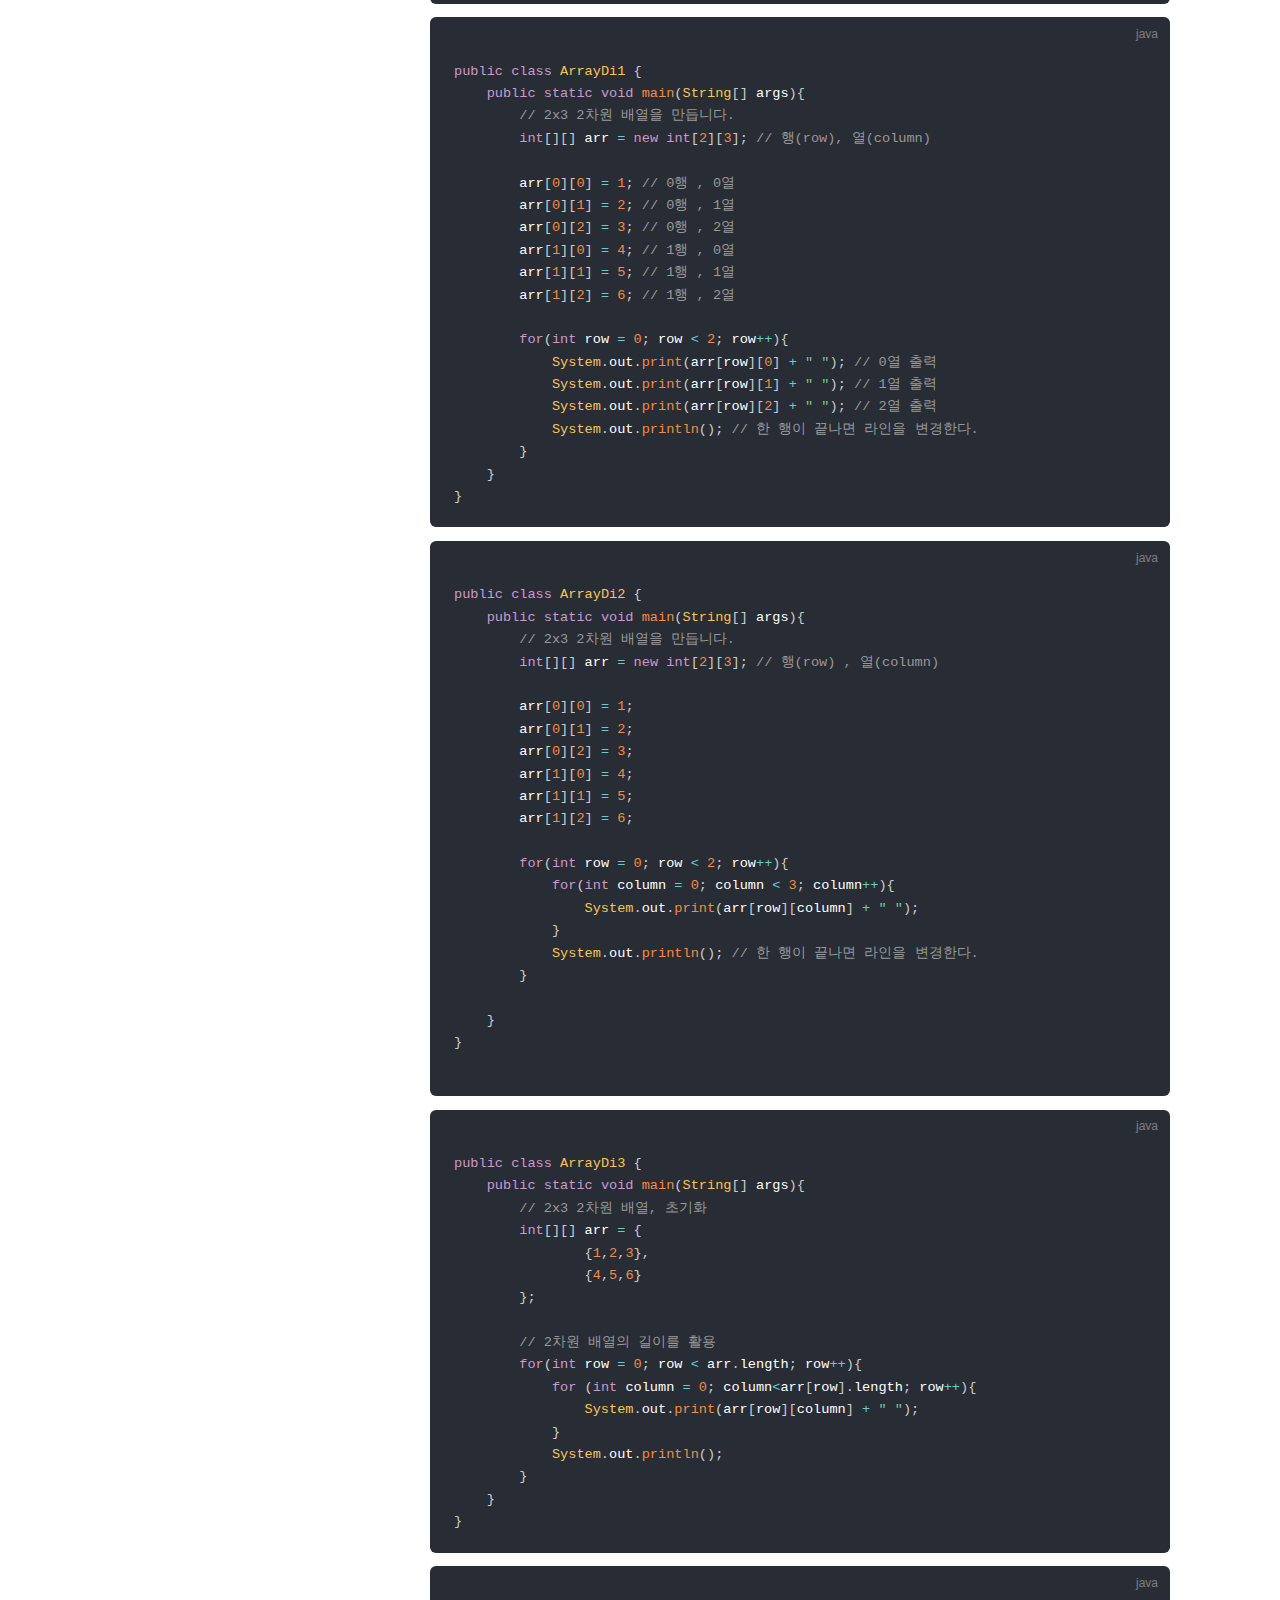
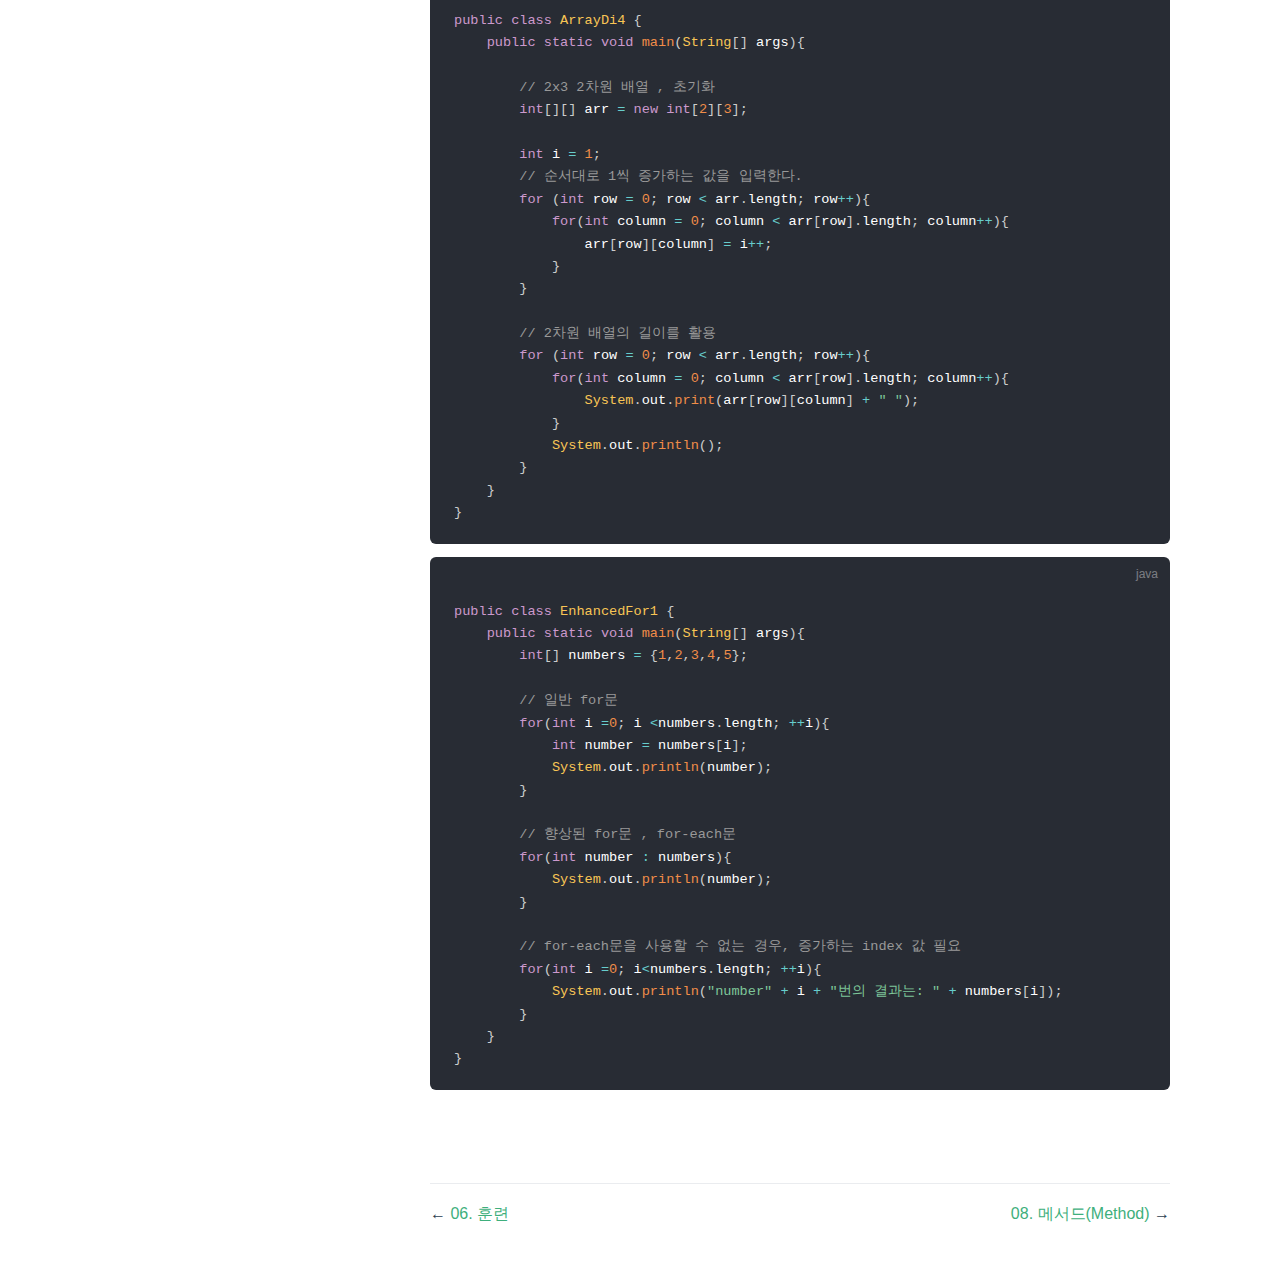
<file: Java/ch07.html>
<!DOCTYPE html>
<html lang="en-US">
  <head>
    <meta charset="utf-8">
    <meta name="viewport" content="width=device-width,initial-scale=1">
    <title>07. Array 배열</title>
    <meta name="generator" content="VuePress 1.9.10">
    
    <meta name="description" content="desc">
    
    <link rel="preload" href="/assets/css/0.styles.d419143b.css" as="style"><link rel="preload" href="/assets/js/app.7830cfe4.js" as="script"><link rel="preload" href="/assets/js/2.fd64779e.js" as="script"><link rel="preload" href="/assets/js/1.87595a30.js" as="script"><link rel="preload" href="/assets/js/39.18bc8ad7.js" as="script"><link rel="prefetch" href="/assets/js/10.f3b75cb1.js"><link rel="prefetch" href="/assets/js/11.976b005d.js"><link rel="prefetch" href="/assets/js/12.c204bb4e.js"><link rel="prefetch" href="/assets/js/13.73e86676.js"><link rel="prefetch" href="/assets/js/14.42991e2a.js"><link rel="prefetch" href="/assets/js/15.8b128397.js"><link rel="prefetch" href="/assets/js/16.e37df2a1.js"><link rel="prefetch" href="/assets/js/17.1678b209.js"><link rel="prefetch" href="/assets/js/18.87da4873.js"><link rel="prefetch" href="/assets/js/19.0741f0b9.js"><link rel="prefetch" href="/assets/js/20.9f94b747.js"><link rel="prefetch" href="/assets/js/21.60375cff.js"><link rel="prefetch" href="/assets/js/22.a17ebb53.js"><link rel="prefetch" href="/assets/js/23.ab9d8a0f.js"><link rel="prefetch" href="/assets/js/24.7e121ed5.js"><link rel="prefetch" href="/assets/js/25.73b8a6a4.js"><link rel="prefetch" href="/assets/js/26.ce359ca1.js"><link rel="prefetch" href="/assets/js/27.0cb084ba.js"><link rel="prefetch" href="/assets/js/28.59f812d6.js"><link rel="prefetch" href="/assets/js/29.a009643a.js"><link rel="prefetch" href="/assets/js/3.e8eb28a6.js"><link rel="prefetch" href="/assets/js/30.ea581dd5.js"><link rel="prefetch" href="/assets/js/31.be0038aa.js"><link rel="prefetch" href="/assets/js/32.0a1ca104.js"><link rel="prefetch" href="/assets/js/33.1658616c.js"><link rel="prefetch" href="/assets/js/34.45e218be.js"><link rel="prefetch" href="/assets/js/35.80ac5381.js"><link rel="prefetch" href="/assets/js/36.49a57590.js"><link rel="prefetch" href="/assets/js/37.3419deb6.js"><link rel="prefetch" href="/assets/js/38.397d4285.js"><link rel="prefetch" href="/assets/js/4.2b3e3d8f.js"><link rel="prefetch" href="/assets/js/40.aee1c48b.js"><link rel="prefetch" href="/assets/js/41.225ef8ad.js"><link rel="prefetch" href="/assets/js/42.6312b271.js"><link rel="prefetch" href="/assets/js/43.0110f343.js"><link rel="prefetch" href="/assets/js/44.33e42a55.js"><link rel="prefetch" href="/assets/js/45.b70a7a7a.js"><link rel="prefetch" href="/assets/js/46.8d9e6921.js"><link rel="prefetch" href="/assets/js/47.3490c51e.js"><link rel="prefetch" href="/assets/js/48.182fbb4a.js"><link rel="prefetch" href="/assets/js/49.d3ae4809.js"><link rel="prefetch" href="/assets/js/5.45c61f29.js"><link rel="prefetch" href="/assets/js/50.1a650643.js"><link rel="prefetch" href="/assets/js/51.3edaceff.js"><link rel="prefetch" href="/assets/js/52.72b659a4.js"><link rel="prefetch" href="/assets/js/53.c6b09781.js"><link rel="prefetch" href="/assets/js/54.91d225b5.js"><link rel="prefetch" href="/assets/js/55.8239d4b6.js"><link rel="prefetch" href="/assets/js/56.accdeb1a.js"><link rel="prefetch" href="/assets/js/57.74e66176.js"><link rel="prefetch" href="/assets/js/58.d3d1ae16.js"><link rel="prefetch" href="/assets/js/59.bfa191d4.js"><link rel="prefetch" href="/assets/js/6.d4352767.js"><link rel="prefetch" href="/assets/js/60.1b88e0b0.js"><link rel="prefetch" href="/assets/js/61.a7ba7996.js"><link rel="prefetch" href="/assets/js/62.c38e010b.js"><link rel="prefetch" href="/assets/js/63.7ca26ab8.js"><link rel="prefetch" href="/assets/js/64.8fab8344.js"><link rel="prefetch" href="/assets/js/65.6f2489ea.js"><link rel="prefetch" href="/assets/js/66.4ae9de33.js"><link rel="prefetch" href="/assets/js/67.ef7914ff.js"><link rel="prefetch" href="/assets/js/68.43e64c9b.js"><link rel="prefetch" href="/assets/js/7.955a46ff.js"><link rel="prefetch" href="/assets/js/vendors~docsearch.b7a3ab4f.js">
    <link rel="stylesheet" href="/assets/css/0.styles.d419143b.css">
  </head>
  <body>
    <div id="app" data-server-rendered="true"><div class="theme-container"><header class="navbar"><div class="sidebar-button"><svg xmlns="http://www.w3.org/2000/svg" aria-hidden="true" role="img" viewBox="0 0 448 512" class="icon"><path fill="currentColor" d="M436 124H12c-6.627 0-12-5.373-12-12V80c0-6.627 5.373-12 12-12h424c6.627 0 12 5.373 12 12v32c0 6.627-5.373 12-12 12zm0 160H12c-6.627 0-12-5.373-12-12v-32c0-6.627 5.373-12 12-12h424c6.627 0 12 5.373 12 12v32c0 6.627-5.373 12-12 12zm0 160H12c-6.627 0-12-5.373-12-12v-32c0-6.627 5.373-12 12-12h424c6.627 0 12 5.373 12 12v32c0 6.627-5.373 12-12 12z"></path></svg></div> <a href="/" class="home-link router-link-active"></a> <div class="links"><div class="search-box"><input aria-label="Search" autocomplete="off" spellcheck="false" value=""> <!----></div> <nav class="nav-links can-hide"><div class="nav-item"><a href="https://github.com/amazon7737" target="_blank" rel="noopener noreferrer" class="nav-link external">
  Github
  <span><svg xmlns="http://www.w3.org/2000/svg" aria-hidden="true" focusable="false" x="0px" y="0px" viewBox="0 0 100 100" width="15" height="15" class="icon outbound"><path fill="currentColor" d="M18.8,85.1h56l0,0c2.2,0,4-1.8,4-4v-32h-8v28h-48v-48h28v-8h-32l0,0c-2.2,0-4,1.8-4,4v56C14.8,83.3,16.6,85.1,18.8,85.1z"></path> <polygon fill="currentColor" points="45.7,48.7 51.3,54.3 77.2,28.5 77.2,37.2 85.2,37.2 85.2,14.9 62.8,14.9 62.8,22.9 71.5,22.9"></polygon></svg> <span class="sr-only">(opens new window)</span></span></a></div> <!----></nav></div></header> <div class="sidebar-mask"></div> <aside class="sidebar"><nav class="nav-links"><div class="nav-item"><a href="https://github.com/amazon7737" target="_blank" rel="noopener noreferrer" class="nav-link external">
  Github
  <span><svg xmlns="http://www.w3.org/2000/svg" aria-hidden="true" focusable="false" x="0px" y="0px" viewBox="0 0 100 100" width="15" height="15" class="icon outbound"><path fill="currentColor" d="M18.8,85.1h56l0,0c2.2,0,4-1.8,4-4v-32h-8v28h-48v-48h28v-8h-32l0,0c-2.2,0-4,1.8-4,4v56C14.8,83.3,16.6,85.1,18.8,85.1z"></path> <polygon fill="currentColor" points="45.7,48.7 51.3,54.3 77.2,28.5 77.2,37.2 85.2,37.2 85.2,14.9 62.8,14.9 62.8,22.9 71.5,22.9"></polygon></svg> <span class="sr-only">(opens new window)</span></span></a></div> <!----></nav>  <ul class="sidebar-links"><li><section class="sidebar-group collapsable depth-0"><p class="sidebar-heading"><span>Index</span> <span class="arrow right"></span></p> <!----></section></li><li><section class="sidebar-group collapsable depth-0"><p class="sidebar-heading"><span>Exception</span> <span class="arrow right"></span></p> <!----></section></li><li><section class="sidebar-group collapsable depth-0"><p class="sidebar-heading"><span>HTTP</span> <span class="arrow right"></span></p> <!----></section></li><li><section class="sidebar-group collapsable depth-0"><p class="sidebar-heading"><span>JPA</span> <span class="arrow right"></span></p> <!----></section></li><li><section class="sidebar-group collapsable depth-0"><p class="sidebar-heading open"><span>Java</span> <span class="arrow down"></span></p> <ul class="sidebar-links sidebar-group-items"><li><a href="/Java/ch01.html" class="sidebar-link">01. Variable</a></li><li><a href="/Java/ch02.html" class="sidebar-link">02. Operator</a></li><li><a href="/Java/ch03.html" class="sidebar-link">03. If</a></li><li><a href="/Java/ch04.html" class="sidebar-link">04. 반복문</a></li><li><a href="/Java/ch05.html" class="sidebar-link">05. Scope(스코프) , type(형변환)</a></li><li><a href="/Java/ch06.html" class="sidebar-link">06. 훈련</a></li><li><a href="/Java/ch07.html" aria-current="page" class="active sidebar-link">07. Array 배열</a></li><li><a href="/Java/ch08.html" class="sidebar-link">08. 메서드(Method)</a></li><li><a href="/Java/ch09.html" class="sidebar-link">09. Class</a></li><li><a href="/Java/ch10.html" class="sidebar-link">10. Class2</a></li><li><a href="/Java/ch11.html" class="sidebar-link">11. Class 문제</a></li><li><a href="/Java/ch12.html" class="sidebar-link">12. 기본형과 참조형</a></li><li><a href="/Java/ch13.html" class="sidebar-link">ch13. 객체 지향 프로그래밍</a></li></ul></section></li><li><section class="sidebar-group collapsable depth-0"><p class="sidebar-heading"><span>Javascript</span> <span class="arrow right"></span></p> <!----></section></li><li><section class="sidebar-group collapsable depth-0"><p class="sidebar-heading"><span>Next.js</span> <span class="arrow right"></span></p> <!----></section></li><li><section class="sidebar-group collapsable depth-0"><p class="sidebar-heading"><span>NodeJs</span> <span class="arrow right"></span></p> <!----></section></li><li><section class="sidebar-group collapsable depth-0"><p class="sidebar-heading"><span>Spring</span> <span class="arrow right"></span></p> <!----></section></li><li><section class="sidebar-group collapsable depth-0"><p class="sidebar-heading"><span>Toy Project</span> <span class="arrow right"></span></p> <!----></section></li><li><section class="sidebar-group collapsable depth-0"><p class="sidebar-heading"><span>git</span> <span class="arrow right"></span></p> <!----></section></li><li><section class="sidebar-group collapsable depth-0"><p class="sidebar-heading"><span>mysql</span> <span class="arrow right"></span></p> <!----></section></li><li><section class="sidebar-group collapsable depth-0"><p class="sidebar-heading"><span>python</span> <span class="arrow right"></span></p> <!----></section></li><li><section class="sidebar-group collapsable depth-0"><p class="sidebar-heading"><span>데이터베이스</span> <span class="arrow right"></span></p> <!----></section></li><li><section class="sidebar-group collapsable depth-0"><p class="sidebar-heading"><span>데이터베이스 설계 및 구축</span> <span class="arrow right"></span></p> <!----></section></li><li><section class="sidebar-group collapsable depth-0"><p class="sidebar-heading"><span>소프트웨어공학</span> <span class="arrow right"></span></p> <!----></section></li></ul> </aside> <main class="page"> <div class="theme-default-content content__default"><h1 id="_07-array-배열"><a href="#_07-array-배열" class="header-anchor">#</a> 07. Array 배열</h1> <div class="language-java extra-class"><pre class="language-java"><code><span class="token keyword">public</span> <span class="token keyword">class</span> <span class="token class-name">Array1</span> <span class="token punctuation">{</span>
    <span class="token keyword">public</span> <span class="token keyword">static</span> <span class="token keyword">void</span> <span class="token function">main</span><span class="token punctuation">(</span><span class="token class-name">String</span><span class="token punctuation">[</span><span class="token punctuation">]</span> args<span class="token punctuation">)</span><span class="token punctuation">{</span>
        <span class="token keyword">int</span> student1 <span class="token operator">=</span> <span class="token number">90</span><span class="token punctuation">;</span>
        <span class="token keyword">int</span> student2 <span class="token operator">=</span> <span class="token number">80</span><span class="token punctuation">;</span>
        <span class="token keyword">int</span> student3 <span class="token operator">=</span> <span class="token number">70</span><span class="token punctuation">;</span>
        <span class="token keyword">int</span> student4 <span class="token operator">=</span> <span class="token number">60</span><span class="token punctuation">;</span>
        <span class="token keyword">int</span> student5 <span class="token operator">=</span> <span class="token number">50</span><span class="token punctuation">;</span>


        <span class="token class-name">System</span><span class="token punctuation">.</span>out<span class="token punctuation">.</span><span class="token function">println</span><span class="token punctuation">(</span><span class="token string">&quot;학생1 점수: &quot;</span> <span class="token operator">+</span> student1<span class="token punctuation">)</span><span class="token punctuation">;</span>
        <span class="token class-name">System</span><span class="token punctuation">.</span>out<span class="token punctuation">.</span><span class="token function">println</span><span class="token punctuation">(</span><span class="token string">&quot;학생2 점수: &quot;</span> <span class="token operator">+</span> student2<span class="token punctuation">)</span><span class="token punctuation">;</span>
        <span class="token class-name">System</span><span class="token punctuation">.</span>out<span class="token punctuation">.</span><span class="token function">println</span><span class="token punctuation">(</span><span class="token string">&quot;학생3 점수: &quot;</span> <span class="token operator">+</span> student3<span class="token punctuation">)</span><span class="token punctuation">;</span>
        <span class="token class-name">System</span><span class="token punctuation">.</span>out<span class="token punctuation">.</span><span class="token function">println</span><span class="token punctuation">(</span><span class="token string">&quot;학생4 점수: &quot;</span> <span class="token operator">+</span> student4<span class="token punctuation">)</span><span class="token punctuation">;</span>
        <span class="token class-name">System</span><span class="token punctuation">.</span>out<span class="token punctuation">.</span><span class="token function">println</span><span class="token punctuation">(</span><span class="token string">&quot;학생5 점수: &quot;</span> <span class="token operator">+</span> student5<span class="token punctuation">)</span><span class="token punctuation">;</span>

    <span class="token punctuation">}</span>
<span class="token punctuation">}</span>
</code></pre></div><div class="language-java extra-class"><pre class="language-java"><code>
<span class="token comment">/**
 * 배열
 *
 */</span>
<span class="token keyword">public</span> <span class="token keyword">class</span> <span class="token class-name">Array1Ref1</span> <span class="token punctuation">{</span>
    <span class="token keyword">public</span> <span class="token keyword">static</span> <span class="token keyword">void</span> <span class="token function">main</span><span class="token punctuation">(</span><span class="token class-name">String</span><span class="token punctuation">[</span><span class="token punctuation">]</span> args<span class="token punctuation">)</span><span class="token punctuation">{</span>
        <span class="token comment">/**
         * int[] student 는 배열 변수 선언인데
         * 배열 변수에는 배열을 담을 수 있다.
         *
         * new int[5] 로 새로 생성을 하여, int 형 변수 5개라는 뜻이다.
         * int형 변수 5개를 다룰 수 있는 배열을 새로 만든다는 뜻이다.
         *
         * int형을 5개 사용하면 4byte * 5 -&gt; 20byte를 확보한다.
         *
         *
         */</span>
        <span class="token keyword">int</span><span class="token punctuation">[</span><span class="token punctuation">]</span> students<span class="token punctuation">;</span> <span class="token comment">// 배열 변수 선언</span>
        students <span class="token operator">=</span> <span class="token keyword">new</span> <span class="token keyword">int</span><span class="token punctuation">[</span><span class="token number">5</span><span class="token punctuation">]</span><span class="token punctuation">;</span> <span class="token comment">// 배열 생성</span>

        <span class="token comment">// 변수 값 대입</span>
        students<span class="token punctuation">[</span><span class="token number">0</span><span class="token punctuation">]</span> <span class="token operator">=</span> <span class="token number">90</span><span class="token punctuation">;</span>
        students<span class="token punctuation">[</span><span class="token number">1</span><span class="token punctuation">]</span> <span class="token operator">=</span> <span class="token number">80</span><span class="token punctuation">;</span>
        students<span class="token punctuation">[</span><span class="token number">2</span><span class="token punctuation">]</span> <span class="token operator">=</span> <span class="token number">70</span><span class="token punctuation">;</span>
        students<span class="token punctuation">[</span><span class="token number">3</span><span class="token punctuation">]</span> <span class="token operator">=</span> <span class="token number">60</span><span class="token punctuation">;</span>
        students<span class="token punctuation">[</span><span class="token number">4</span><span class="token punctuation">]</span> <span class="token operator">=</span> <span class="token number">50</span><span class="token punctuation">;</span>

        <span class="token comment">// 변수 값 사용</span>
        <span class="token class-name">System</span><span class="token punctuation">.</span>out<span class="token punctuation">.</span><span class="token function">println</span><span class="token punctuation">(</span>students<span class="token punctuation">)</span><span class="token punctuation">;</span> <span class="token comment">// I@36baf30c @앞의 I는 Int형 배열을 뜻한다. @뒤에 16진수는 참조값을 뜻한다.</span>
        <span class="token class-name">System</span><span class="token punctuation">.</span>out<span class="token punctuation">.</span><span class="token function">println</span><span class="token punctuation">(</span><span class="token string">&quot;학생1 점수: &quot;</span> <span class="token operator">+</span> students<span class="token punctuation">[</span><span class="token number">0</span><span class="token punctuation">]</span><span class="token punctuation">)</span><span class="token punctuation">;</span>
        <span class="token class-name">System</span><span class="token punctuation">.</span>out<span class="token punctuation">.</span><span class="token function">println</span><span class="token punctuation">(</span><span class="token string">&quot;학생2 점수: &quot;</span> <span class="token operator">+</span> students<span class="token punctuation">[</span><span class="token number">1</span><span class="token punctuation">]</span><span class="token punctuation">)</span><span class="token punctuation">;</span>
        <span class="token class-name">System</span><span class="token punctuation">.</span>out<span class="token punctuation">.</span><span class="token function">println</span><span class="token punctuation">(</span><span class="token string">&quot;학생3 점수: &quot;</span> <span class="token operator">+</span> students<span class="token punctuation">[</span><span class="token number">2</span><span class="token punctuation">]</span><span class="token punctuation">)</span><span class="token punctuation">;</span>
        <span class="token class-name">System</span><span class="token punctuation">.</span>out<span class="token punctuation">.</span><span class="token function">println</span><span class="token punctuation">(</span><span class="token string">&quot;학생4 점수: &quot;</span> <span class="token operator">+</span> students<span class="token punctuation">[</span><span class="token number">3</span><span class="token punctuation">]</span><span class="token punctuation">)</span><span class="token punctuation">;</span>
        <span class="token class-name">System</span><span class="token punctuation">.</span>out<span class="token punctuation">.</span><span class="token function">println</span><span class="token punctuation">(</span><span class="token string">&quot;학생5 점수: &quot;</span> <span class="token operator">+</span> students<span class="token punctuation">[</span><span class="token number">4</span><span class="token punctuation">]</span><span class="token punctuation">)</span><span class="token punctuation">;</span>

    <span class="token punctuation">}</span>
<span class="token punctuation">}</span>
</code></pre></div><div class="language-java extra-class"><pre class="language-java"><code><span class="token keyword">public</span> <span class="token keyword">class</span> <span class="token class-name">Array1Ref2</span> <span class="token punctuation">{</span>
    <span class="token keyword">public</span> <span class="token keyword">static</span> <span class="token keyword">void</span> <span class="token function">main</span><span class="token punctuation">(</span><span class="token class-name">String</span><span class="token punctuation">[</span><span class="token punctuation">]</span> args<span class="token punctuation">)</span><span class="token punctuation">{</span>
        <span class="token keyword">int</span><span class="token punctuation">[</span><span class="token punctuation">]</span> students<span class="token punctuation">;</span> <span class="token comment">// 배열 변수 선언</span>
        students <span class="token operator">=</span> <span class="token keyword">new</span> <span class="token keyword">int</span><span class="token punctuation">[</span><span class="token number">5</span><span class="token punctuation">]</span><span class="token punctuation">;</span> <span class="token comment">// 배열 생성</span>

        <span class="token comment">// 변수 값 대입</span>
        students<span class="token punctuation">[</span><span class="token number">0</span><span class="token punctuation">]</span> <span class="token operator">=</span> <span class="token number">90</span><span class="token punctuation">;</span>
        students<span class="token punctuation">[</span><span class="token number">1</span><span class="token punctuation">]</span> <span class="token operator">=</span> <span class="token number">80</span><span class="token punctuation">;</span>
        students<span class="token punctuation">[</span><span class="token number">2</span><span class="token punctuation">]</span> <span class="token operator">=</span> <span class="token number">70</span><span class="token punctuation">;</span>
        students<span class="token punctuation">[</span><span class="token number">3</span><span class="token punctuation">]</span> <span class="token operator">=</span> <span class="token number">60</span><span class="token punctuation">;</span>
        students<span class="token punctuation">[</span><span class="token number">4</span><span class="token punctuation">]</span> <span class="token operator">=</span> <span class="token number">50</span><span class="token punctuation">;</span>

        <span class="token comment">// 변수 값 사용</span>
        <span class="token keyword">for</span> <span class="token punctuation">(</span><span class="token keyword">int</span> i <span class="token operator">=</span> <span class="token number">0</span><span class="token punctuation">;</span> i <span class="token operator">&lt;</span> students<span class="token punctuation">.</span>length<span class="token punctuation">;</span>i<span class="token operator">++</span><span class="token punctuation">)</span><span class="token punctuation">{</span>
            <span class="token class-name">System</span><span class="token punctuation">.</span>out<span class="token punctuation">.</span><span class="token function">println</span><span class="token punctuation">(</span><span class="token string">&quot;학생&quot;</span> <span class="token operator">+</span> <span class="token punctuation">(</span>i<span class="token operator">+</span><span class="token number">1</span><span class="token punctuation">)</span> <span class="token operator">+</span> <span class="token string">&quot; 점수: &quot;</span> <span class="token operator">+</span> students<span class="token punctuation">[</span>i<span class="token punctuation">]</span><span class="token punctuation">)</span><span class="token punctuation">;</span>
        <span class="token punctuation">}</span>
    <span class="token punctuation">}</span>
<span class="token punctuation">}</span>
</code></pre></div><div class="language-java extra-class"><pre class="language-java"><code>
<span class="token keyword">public</span> <span class="token keyword">class</span> <span class="token class-name">Array1Ref3</span> <span class="token punctuation">{</span>
    <span class="token keyword">public</span> <span class="token keyword">static</span> <span class="token keyword">void</span> <span class="token function">main</span><span class="token punctuation">(</span><span class="token class-name">String</span><span class="token punctuation">[</span><span class="token punctuation">]</span> args<span class="token punctuation">)</span><span class="token punctuation">{</span>
        <span class="token keyword">int</span><span class="token punctuation">[</span><span class="token punctuation">]</span> students<span class="token punctuation">;</span>
        students <span class="token operator">=</span> <span class="token keyword">new</span> <span class="token keyword">int</span><span class="token punctuation">[</span><span class="token punctuation">]</span><span class="token punctuation">{</span><span class="token number">90</span><span class="token punctuation">,</span> <span class="token number">80</span><span class="token punctuation">,</span> <span class="token number">70</span><span class="token punctuation">,</span> <span class="token number">60</span><span class="token punctuation">,</span> <span class="token number">50</span><span class="token punctuation">}</span><span class="token punctuation">;</span> <span class="token comment">// 배열 생성과 초기화</span>

        <span class="token keyword">for</span> <span class="token punctuation">(</span><span class="token keyword">int</span> i<span class="token operator">=</span><span class="token number">0</span><span class="token punctuation">;</span>i<span class="token operator">&lt;</span>students<span class="token punctuation">.</span>length<span class="token punctuation">;</span>i<span class="token operator">++</span><span class="token punctuation">)</span><span class="token punctuation">{</span>
            <span class="token class-name">System</span><span class="token punctuation">.</span>out<span class="token punctuation">.</span><span class="token function">println</span><span class="token punctuation">(</span><span class="token string">&quot;학생&quot;</span> <span class="token operator">+</span> <span class="token punctuation">(</span>i<span class="token operator">+</span><span class="token number">1</span><span class="token punctuation">)</span> <span class="token operator">+</span> <span class="token string">&quot; 점수: &quot;</span> <span class="token operator">+</span> students<span class="token punctuation">[</span>i<span class="token punctuation">]</span><span class="token punctuation">)</span><span class="token punctuation">;</span>
        <span class="token punctuation">}</span>
    <span class="token punctuation">}</span>
<span class="token punctuation">}</span>

</code></pre></div><div class="language-java extra-class"><pre class="language-java"><code>
<span class="token keyword">public</span> <span class="token keyword">class</span> <span class="token class-name">Array1Ref4</span> <span class="token punctuation">{</span>
    <span class="token keyword">public</span> <span class="token keyword">static</span> <span class="token keyword">void</span> <span class="token function">main</span><span class="token punctuation">(</span><span class="token class-name">String</span><span class="token punctuation">[</span><span class="token punctuation">]</span> args<span class="token punctuation">)</span><span class="token punctuation">{</span>

        <span class="token comment">// 배열 생성 간략 버전, 배열 선언과 함께 사용시 new int[] 생략 가능</span>
        <span class="token keyword">int</span><span class="token punctuation">[</span><span class="token punctuation">]</span> students <span class="token operator">=</span> <span class="token punctuation">{</span><span class="token number">90</span><span class="token punctuation">,</span> <span class="token number">80</span><span class="token punctuation">,</span> <span class="token number">70</span><span class="token punctuation">,</span> <span class="token number">60</span><span class="token punctuation">,</span> <span class="token number">50</span><span class="token punctuation">}</span><span class="token punctuation">;</span>

        <span class="token keyword">for</span> <span class="token punctuation">(</span><span class="token keyword">int</span> i<span class="token operator">=</span><span class="token number">0</span><span class="token punctuation">;</span>i<span class="token operator">&lt;</span>students<span class="token punctuation">.</span>length<span class="token punctuation">;</span>i<span class="token operator">++</span><span class="token punctuation">)</span><span class="token punctuation">{</span>
            <span class="token class-name">System</span><span class="token punctuation">.</span>out<span class="token punctuation">.</span><span class="token function">println</span><span class="token punctuation">(</span><span class="token string">&quot;학생&quot;</span> <span class="token operator">+</span> <span class="token punctuation">(</span>i<span class="token operator">+</span><span class="token number">1</span><span class="token punctuation">)</span><span class="token operator">+</span><span class="token string">&quot; 점수: &quot;</span> <span class="token operator">+</span> students<span class="token punctuation">[</span>i<span class="token punctuation">]</span><span class="token punctuation">)</span><span class="token punctuation">;</span>
        <span class="token punctuation">}</span>
    <span class="token punctuation">}</span>
<span class="token punctuation">}</span>
</code></pre></div><div class="language-java extra-class"><pre class="language-java"><code>
<span class="token keyword">public</span> <span class="token keyword">class</span> <span class="token class-name">ArrayDi0</span> <span class="token punctuation">{</span>
    <span class="token keyword">public</span> <span class="token keyword">static</span> <span class="token keyword">void</span> <span class="token function">main</span><span class="token punctuation">(</span><span class="token class-name">String</span><span class="token punctuation">[</span><span class="token punctuation">]</span> args<span class="token punctuation">)</span><span class="token punctuation">{</span>

        <span class="token comment">// 2x3 2차원 배열을 만든다.</span>
        <span class="token keyword">int</span><span class="token punctuation">[</span><span class="token punctuation">]</span><span class="token punctuation">[</span><span class="token punctuation">]</span> arr <span class="token operator">=</span> <span class="token keyword">new</span> <span class="token keyword">int</span><span class="token punctuation">[</span><span class="token number">2</span><span class="token punctuation">]</span><span class="token punctuation">[</span><span class="token number">3</span><span class="token punctuation">]</span><span class="token punctuation">;</span> <span class="token comment">// 행(row), 열(column)</span>

        arr<span class="token punctuation">[</span><span class="token number">0</span><span class="token punctuation">]</span><span class="token punctuation">[</span><span class="token number">0</span><span class="token punctuation">]</span> <span class="token operator">=</span> <span class="token number">1</span><span class="token punctuation">;</span>
        arr<span class="token punctuation">[</span><span class="token number">0</span><span class="token punctuation">]</span><span class="token punctuation">[</span><span class="token number">1</span><span class="token punctuation">]</span> <span class="token operator">=</span> <span class="token number">2</span><span class="token punctuation">;</span>
        arr<span class="token punctuation">[</span><span class="token number">0</span><span class="token punctuation">]</span><span class="token punctuation">[</span><span class="token number">2</span><span class="token punctuation">]</span> <span class="token operator">=</span> <span class="token number">3</span><span class="token punctuation">;</span>
        arr<span class="token punctuation">[</span><span class="token number">1</span><span class="token punctuation">]</span><span class="token punctuation">[</span><span class="token number">0</span><span class="token punctuation">]</span> <span class="token operator">=</span> <span class="token number">4</span><span class="token punctuation">;</span>
        arr<span class="token punctuation">[</span><span class="token number">1</span><span class="token punctuation">]</span><span class="token punctuation">[</span><span class="token number">1</span><span class="token punctuation">]</span> <span class="token operator">=</span> <span class="token number">5</span><span class="token punctuation">;</span>
        arr<span class="token punctuation">[</span><span class="token number">1</span><span class="token punctuation">]</span><span class="token punctuation">[</span><span class="token number">2</span><span class="token punctuation">]</span> <span class="token operator">=</span> <span class="token number">6</span><span class="token punctuation">;</span>

        <span class="token class-name">System</span><span class="token punctuation">.</span>out<span class="token punctuation">.</span><span class="token function">print</span><span class="token punctuation">(</span>arr<span class="token punctuation">[</span><span class="token number">0</span><span class="token punctuation">]</span><span class="token punctuation">[</span><span class="token number">0</span><span class="token punctuation">]</span> <span class="token operator">+</span> <span class="token string">&quot; &quot;</span><span class="token punctuation">)</span><span class="token punctuation">;</span>
        <span class="token class-name">System</span><span class="token punctuation">.</span>out<span class="token punctuation">.</span><span class="token function">print</span><span class="token punctuation">(</span>arr<span class="token punctuation">[</span><span class="token number">0</span><span class="token punctuation">]</span><span class="token punctuation">[</span><span class="token number">1</span><span class="token punctuation">]</span> <span class="token operator">+</span> <span class="token string">&quot; &quot;</span><span class="token punctuation">)</span><span class="token punctuation">;</span>
        <span class="token class-name">System</span><span class="token punctuation">.</span>out<span class="token punctuation">.</span><span class="token function">print</span><span class="token punctuation">(</span>arr<span class="token punctuation">[</span><span class="token number">0</span><span class="token punctuation">]</span><span class="token punctuation">[</span><span class="token number">2</span><span class="token punctuation">]</span> <span class="token operator">+</span> <span class="token string">&quot; &quot;</span><span class="token punctuation">)</span><span class="token punctuation">;</span>
        <span class="token class-name">System</span><span class="token punctuation">.</span>out<span class="token punctuation">.</span><span class="token function">println</span><span class="token punctuation">(</span><span class="token punctuation">)</span><span class="token punctuation">;</span>

        <span class="token class-name">System</span><span class="token punctuation">.</span>out<span class="token punctuation">.</span><span class="token function">print</span><span class="token punctuation">(</span>arr<span class="token punctuation">[</span><span class="token number">1</span><span class="token punctuation">]</span><span class="token punctuation">[</span><span class="token number">0</span><span class="token punctuation">]</span> <span class="token operator">+</span> <span class="token string">&quot; &quot;</span><span class="token punctuation">)</span><span class="token punctuation">;</span>
        <span class="token class-name">System</span><span class="token punctuation">.</span>out<span class="token punctuation">.</span><span class="token function">print</span><span class="token punctuation">(</span>arr<span class="token punctuation">[</span><span class="token number">1</span><span class="token punctuation">]</span><span class="token punctuation">[</span><span class="token number">1</span><span class="token punctuation">]</span> <span class="token operator">+</span> <span class="token string">&quot; &quot;</span><span class="token punctuation">)</span><span class="token punctuation">;</span>
        <span class="token class-name">System</span><span class="token punctuation">.</span>out<span class="token punctuation">.</span><span class="token function">print</span><span class="token punctuation">(</span>arr<span class="token punctuation">[</span><span class="token number">1</span><span class="token punctuation">]</span><span class="token punctuation">[</span><span class="token number">2</span><span class="token punctuation">]</span> <span class="token operator">+</span> <span class="token string">&quot; &quot;</span><span class="token punctuation">)</span><span class="token punctuation">;</span>
        <span class="token class-name">System</span><span class="token punctuation">.</span>out<span class="token punctuation">.</span><span class="token function">println</span><span class="token punctuation">(</span><span class="token punctuation">)</span><span class="token punctuation">;</span>

    <span class="token punctuation">}</span>
<span class="token punctuation">}</span>
</code></pre></div><div class="language-java extra-class"><pre class="language-java"><code>
<span class="token keyword">public</span> <span class="token keyword">class</span> <span class="token class-name">ArrayDi1</span> <span class="token punctuation">{</span>
    <span class="token keyword">public</span> <span class="token keyword">static</span> <span class="token keyword">void</span> <span class="token function">main</span><span class="token punctuation">(</span><span class="token class-name">String</span><span class="token punctuation">[</span><span class="token punctuation">]</span> args<span class="token punctuation">)</span><span class="token punctuation">{</span>
        <span class="token comment">// 2x3 2차원 배열을 만듭니다.</span>
        <span class="token keyword">int</span><span class="token punctuation">[</span><span class="token punctuation">]</span><span class="token punctuation">[</span><span class="token punctuation">]</span> arr <span class="token operator">=</span> <span class="token keyword">new</span> <span class="token keyword">int</span><span class="token punctuation">[</span><span class="token number">2</span><span class="token punctuation">]</span><span class="token punctuation">[</span><span class="token number">3</span><span class="token punctuation">]</span><span class="token punctuation">;</span> <span class="token comment">// 행(row), 열(column)</span>

        arr<span class="token punctuation">[</span><span class="token number">0</span><span class="token punctuation">]</span><span class="token punctuation">[</span><span class="token number">0</span><span class="token punctuation">]</span> <span class="token operator">=</span> <span class="token number">1</span><span class="token punctuation">;</span> <span class="token comment">// 0행 , 0열</span>
        arr<span class="token punctuation">[</span><span class="token number">0</span><span class="token punctuation">]</span><span class="token punctuation">[</span><span class="token number">1</span><span class="token punctuation">]</span> <span class="token operator">=</span> <span class="token number">2</span><span class="token punctuation">;</span> <span class="token comment">// 0행 , 1열</span>
        arr<span class="token punctuation">[</span><span class="token number">0</span><span class="token punctuation">]</span><span class="token punctuation">[</span><span class="token number">2</span><span class="token punctuation">]</span> <span class="token operator">=</span> <span class="token number">3</span><span class="token punctuation">;</span> <span class="token comment">// 0행 , 2열</span>
        arr<span class="token punctuation">[</span><span class="token number">1</span><span class="token punctuation">]</span><span class="token punctuation">[</span><span class="token number">0</span><span class="token punctuation">]</span> <span class="token operator">=</span> <span class="token number">4</span><span class="token punctuation">;</span> <span class="token comment">// 1행 , 0열</span>
        arr<span class="token punctuation">[</span><span class="token number">1</span><span class="token punctuation">]</span><span class="token punctuation">[</span><span class="token number">1</span><span class="token punctuation">]</span> <span class="token operator">=</span> <span class="token number">5</span><span class="token punctuation">;</span> <span class="token comment">// 1행 , 1열</span>
        arr<span class="token punctuation">[</span><span class="token number">1</span><span class="token punctuation">]</span><span class="token punctuation">[</span><span class="token number">2</span><span class="token punctuation">]</span> <span class="token operator">=</span> <span class="token number">6</span><span class="token punctuation">;</span> <span class="token comment">// 1행 , 2열</span>

        <span class="token keyword">for</span><span class="token punctuation">(</span><span class="token keyword">int</span> row <span class="token operator">=</span> <span class="token number">0</span><span class="token punctuation">;</span> row <span class="token operator">&lt;</span> <span class="token number">2</span><span class="token punctuation">;</span> row<span class="token operator">++</span><span class="token punctuation">)</span><span class="token punctuation">{</span>
            <span class="token class-name">System</span><span class="token punctuation">.</span>out<span class="token punctuation">.</span><span class="token function">print</span><span class="token punctuation">(</span>arr<span class="token punctuation">[</span>row<span class="token punctuation">]</span><span class="token punctuation">[</span><span class="token number">0</span><span class="token punctuation">]</span> <span class="token operator">+</span> <span class="token string">&quot; &quot;</span><span class="token punctuation">)</span><span class="token punctuation">;</span> <span class="token comment">// 0열 출력</span>
            <span class="token class-name">System</span><span class="token punctuation">.</span>out<span class="token punctuation">.</span><span class="token function">print</span><span class="token punctuation">(</span>arr<span class="token punctuation">[</span>row<span class="token punctuation">]</span><span class="token punctuation">[</span><span class="token number">1</span><span class="token punctuation">]</span> <span class="token operator">+</span> <span class="token string">&quot; &quot;</span><span class="token punctuation">)</span><span class="token punctuation">;</span> <span class="token comment">// 1열 출력</span>
            <span class="token class-name">System</span><span class="token punctuation">.</span>out<span class="token punctuation">.</span><span class="token function">print</span><span class="token punctuation">(</span>arr<span class="token punctuation">[</span>row<span class="token punctuation">]</span><span class="token punctuation">[</span><span class="token number">2</span><span class="token punctuation">]</span> <span class="token operator">+</span> <span class="token string">&quot; &quot;</span><span class="token punctuation">)</span><span class="token punctuation">;</span> <span class="token comment">// 2열 출력</span>
            <span class="token class-name">System</span><span class="token punctuation">.</span>out<span class="token punctuation">.</span><span class="token function">println</span><span class="token punctuation">(</span><span class="token punctuation">)</span><span class="token punctuation">;</span> <span class="token comment">// 한 행이 끝나면 라인을 변경한다.</span>
        <span class="token punctuation">}</span>
    <span class="token punctuation">}</span>
<span class="token punctuation">}</span>
</code></pre></div><div class="language-java extra-class"><pre class="language-java"><code>
<span class="token keyword">public</span> <span class="token keyword">class</span> <span class="token class-name">ArrayDi2</span> <span class="token punctuation">{</span>
    <span class="token keyword">public</span> <span class="token keyword">static</span> <span class="token keyword">void</span> <span class="token function">main</span><span class="token punctuation">(</span><span class="token class-name">String</span><span class="token punctuation">[</span><span class="token punctuation">]</span> args<span class="token punctuation">)</span><span class="token punctuation">{</span>
        <span class="token comment">// 2x3 2차원 배열을 만듭니다.</span>
        <span class="token keyword">int</span><span class="token punctuation">[</span><span class="token punctuation">]</span><span class="token punctuation">[</span><span class="token punctuation">]</span> arr <span class="token operator">=</span> <span class="token keyword">new</span> <span class="token keyword">int</span><span class="token punctuation">[</span><span class="token number">2</span><span class="token punctuation">]</span><span class="token punctuation">[</span><span class="token number">3</span><span class="token punctuation">]</span><span class="token punctuation">;</span> <span class="token comment">// 행(row) , 열(column)</span>

        arr<span class="token punctuation">[</span><span class="token number">0</span><span class="token punctuation">]</span><span class="token punctuation">[</span><span class="token number">0</span><span class="token punctuation">]</span> <span class="token operator">=</span> <span class="token number">1</span><span class="token punctuation">;</span>
        arr<span class="token punctuation">[</span><span class="token number">0</span><span class="token punctuation">]</span><span class="token punctuation">[</span><span class="token number">1</span><span class="token punctuation">]</span> <span class="token operator">=</span> <span class="token number">2</span><span class="token punctuation">;</span>
        arr<span class="token punctuation">[</span><span class="token number">0</span><span class="token punctuation">]</span><span class="token punctuation">[</span><span class="token number">2</span><span class="token punctuation">]</span> <span class="token operator">=</span> <span class="token number">3</span><span class="token punctuation">;</span>
        arr<span class="token punctuation">[</span><span class="token number">1</span><span class="token punctuation">]</span><span class="token punctuation">[</span><span class="token number">0</span><span class="token punctuation">]</span> <span class="token operator">=</span> <span class="token number">4</span><span class="token punctuation">;</span>
        arr<span class="token punctuation">[</span><span class="token number">1</span><span class="token punctuation">]</span><span class="token punctuation">[</span><span class="token number">1</span><span class="token punctuation">]</span> <span class="token operator">=</span> <span class="token number">5</span><span class="token punctuation">;</span>
        arr<span class="token punctuation">[</span><span class="token number">1</span><span class="token punctuation">]</span><span class="token punctuation">[</span><span class="token number">2</span><span class="token punctuation">]</span> <span class="token operator">=</span> <span class="token number">6</span><span class="token punctuation">;</span>

        <span class="token keyword">for</span><span class="token punctuation">(</span><span class="token keyword">int</span> row <span class="token operator">=</span> <span class="token number">0</span><span class="token punctuation">;</span> row <span class="token operator">&lt;</span> <span class="token number">2</span><span class="token punctuation">;</span> row<span class="token operator">++</span><span class="token punctuation">)</span><span class="token punctuation">{</span>
            <span class="token keyword">for</span><span class="token punctuation">(</span><span class="token keyword">int</span> column <span class="token operator">=</span> <span class="token number">0</span><span class="token punctuation">;</span> column <span class="token operator">&lt;</span> <span class="token number">3</span><span class="token punctuation">;</span> column<span class="token operator">++</span><span class="token punctuation">)</span><span class="token punctuation">{</span>
                <span class="token class-name">System</span><span class="token punctuation">.</span>out<span class="token punctuation">.</span><span class="token function">print</span><span class="token punctuation">(</span>arr<span class="token punctuation">[</span>row<span class="token punctuation">]</span><span class="token punctuation">[</span>column<span class="token punctuation">]</span> <span class="token operator">+</span> <span class="token string">&quot; &quot;</span><span class="token punctuation">)</span><span class="token punctuation">;</span>
            <span class="token punctuation">}</span>
            <span class="token class-name">System</span><span class="token punctuation">.</span>out<span class="token punctuation">.</span><span class="token function">println</span><span class="token punctuation">(</span><span class="token punctuation">)</span><span class="token punctuation">;</span> <span class="token comment">// 한 행이 끝나면 라인을 변경한다.</span>
        <span class="token punctuation">}</span>

    <span class="token punctuation">}</span>
<span class="token punctuation">}</span>

</code></pre></div><div class="language-java extra-class"><pre class="language-java"><code>
<span class="token keyword">public</span> <span class="token keyword">class</span> <span class="token class-name">ArrayDi3</span> <span class="token punctuation">{</span>
    <span class="token keyword">public</span> <span class="token keyword">static</span> <span class="token keyword">void</span> <span class="token function">main</span><span class="token punctuation">(</span><span class="token class-name">String</span><span class="token punctuation">[</span><span class="token punctuation">]</span> args<span class="token punctuation">)</span><span class="token punctuation">{</span>
        <span class="token comment">// 2x3 2차원 배열, 초기화</span>
        <span class="token keyword">int</span><span class="token punctuation">[</span><span class="token punctuation">]</span><span class="token punctuation">[</span><span class="token punctuation">]</span> arr <span class="token operator">=</span> <span class="token punctuation">{</span>
                <span class="token punctuation">{</span><span class="token number">1</span><span class="token punctuation">,</span><span class="token number">2</span><span class="token punctuation">,</span><span class="token number">3</span><span class="token punctuation">}</span><span class="token punctuation">,</span>
                <span class="token punctuation">{</span><span class="token number">4</span><span class="token punctuation">,</span><span class="token number">5</span><span class="token punctuation">,</span><span class="token number">6</span><span class="token punctuation">}</span>
        <span class="token punctuation">}</span><span class="token punctuation">;</span>

        <span class="token comment">// 2차원 배열의 길이를 활용</span>
        <span class="token keyword">for</span><span class="token punctuation">(</span><span class="token keyword">int</span> row <span class="token operator">=</span> <span class="token number">0</span><span class="token punctuation">;</span> row <span class="token operator">&lt;</span> arr<span class="token punctuation">.</span>length<span class="token punctuation">;</span> row<span class="token operator">++</span><span class="token punctuation">)</span><span class="token punctuation">{</span>
            <span class="token keyword">for</span> <span class="token punctuation">(</span><span class="token keyword">int</span> column <span class="token operator">=</span> <span class="token number">0</span><span class="token punctuation">;</span> column<span class="token operator">&lt;</span>arr<span class="token punctuation">[</span>row<span class="token punctuation">]</span><span class="token punctuation">.</span>length<span class="token punctuation">;</span> row<span class="token operator">++</span><span class="token punctuation">)</span><span class="token punctuation">{</span>
                <span class="token class-name">System</span><span class="token punctuation">.</span>out<span class="token punctuation">.</span><span class="token function">print</span><span class="token punctuation">(</span>arr<span class="token punctuation">[</span>row<span class="token punctuation">]</span><span class="token punctuation">[</span>column<span class="token punctuation">]</span> <span class="token operator">+</span> <span class="token string">&quot; &quot;</span><span class="token punctuation">)</span><span class="token punctuation">;</span>
            <span class="token punctuation">}</span>
            <span class="token class-name">System</span><span class="token punctuation">.</span>out<span class="token punctuation">.</span><span class="token function">println</span><span class="token punctuation">(</span><span class="token punctuation">)</span><span class="token punctuation">;</span>
        <span class="token punctuation">}</span>
    <span class="token punctuation">}</span>
<span class="token punctuation">}</span>
</code></pre></div><div class="language-java extra-class"><pre class="language-java"><code>
<span class="token keyword">public</span> <span class="token keyword">class</span> <span class="token class-name">ArrayDi4</span> <span class="token punctuation">{</span>
    <span class="token keyword">public</span> <span class="token keyword">static</span> <span class="token keyword">void</span> <span class="token function">main</span><span class="token punctuation">(</span><span class="token class-name">String</span><span class="token punctuation">[</span><span class="token punctuation">]</span> args<span class="token punctuation">)</span><span class="token punctuation">{</span>

        <span class="token comment">// 2x3 2차원 배열 , 초기화</span>
        <span class="token keyword">int</span><span class="token punctuation">[</span><span class="token punctuation">]</span><span class="token punctuation">[</span><span class="token punctuation">]</span> arr <span class="token operator">=</span> <span class="token keyword">new</span> <span class="token keyword">int</span><span class="token punctuation">[</span><span class="token number">2</span><span class="token punctuation">]</span><span class="token punctuation">[</span><span class="token number">3</span><span class="token punctuation">]</span><span class="token punctuation">;</span>

        <span class="token keyword">int</span> i <span class="token operator">=</span> <span class="token number">1</span><span class="token punctuation">;</span>
        <span class="token comment">// 순서대로 1씩 증가하는 값을 입력한다.</span>
        <span class="token keyword">for</span> <span class="token punctuation">(</span><span class="token keyword">int</span> row <span class="token operator">=</span> <span class="token number">0</span><span class="token punctuation">;</span> row <span class="token operator">&lt;</span> arr<span class="token punctuation">.</span>length<span class="token punctuation">;</span> row<span class="token operator">++</span><span class="token punctuation">)</span><span class="token punctuation">{</span>
            <span class="token keyword">for</span><span class="token punctuation">(</span><span class="token keyword">int</span> column <span class="token operator">=</span> <span class="token number">0</span><span class="token punctuation">;</span> column <span class="token operator">&lt;</span> arr<span class="token punctuation">[</span>row<span class="token punctuation">]</span><span class="token punctuation">.</span>length<span class="token punctuation">;</span> column<span class="token operator">++</span><span class="token punctuation">)</span><span class="token punctuation">{</span>
                arr<span class="token punctuation">[</span>row<span class="token punctuation">]</span><span class="token punctuation">[</span>column<span class="token punctuation">]</span> <span class="token operator">=</span> i<span class="token operator">++</span><span class="token punctuation">;</span>
            <span class="token punctuation">}</span>
        <span class="token punctuation">}</span>

        <span class="token comment">// 2차원 배열의 길이를 활용</span>
        <span class="token keyword">for</span> <span class="token punctuation">(</span><span class="token keyword">int</span> row <span class="token operator">=</span> <span class="token number">0</span><span class="token punctuation">;</span> row <span class="token operator">&lt;</span> arr<span class="token punctuation">.</span>length<span class="token punctuation">;</span> row<span class="token operator">++</span><span class="token punctuation">)</span><span class="token punctuation">{</span>
            <span class="token keyword">for</span><span class="token punctuation">(</span><span class="token keyword">int</span> column <span class="token operator">=</span> <span class="token number">0</span><span class="token punctuation">;</span> column <span class="token operator">&lt;</span> arr<span class="token punctuation">[</span>row<span class="token punctuation">]</span><span class="token punctuation">.</span>length<span class="token punctuation">;</span> column<span class="token operator">++</span><span class="token punctuation">)</span><span class="token punctuation">{</span>
                <span class="token class-name">System</span><span class="token punctuation">.</span>out<span class="token punctuation">.</span><span class="token function">print</span><span class="token punctuation">(</span>arr<span class="token punctuation">[</span>row<span class="token punctuation">]</span><span class="token punctuation">[</span>column<span class="token punctuation">]</span> <span class="token operator">+</span> <span class="token string">&quot; &quot;</span><span class="token punctuation">)</span><span class="token punctuation">;</span>
            <span class="token punctuation">}</span>
            <span class="token class-name">System</span><span class="token punctuation">.</span>out<span class="token punctuation">.</span><span class="token function">println</span><span class="token punctuation">(</span><span class="token punctuation">)</span><span class="token punctuation">;</span>
        <span class="token punctuation">}</span>
    <span class="token punctuation">}</span>
<span class="token punctuation">}</span>
</code></pre></div><div class="language-java extra-class"><pre class="language-java"><code>
<span class="token keyword">public</span> <span class="token keyword">class</span> <span class="token class-name">EnhancedFor1</span> <span class="token punctuation">{</span>
    <span class="token keyword">public</span> <span class="token keyword">static</span> <span class="token keyword">void</span> <span class="token function">main</span><span class="token punctuation">(</span><span class="token class-name">String</span><span class="token punctuation">[</span><span class="token punctuation">]</span> args<span class="token punctuation">)</span><span class="token punctuation">{</span>
        <span class="token keyword">int</span><span class="token punctuation">[</span><span class="token punctuation">]</span> numbers <span class="token operator">=</span> <span class="token punctuation">{</span><span class="token number">1</span><span class="token punctuation">,</span><span class="token number">2</span><span class="token punctuation">,</span><span class="token number">3</span><span class="token punctuation">,</span><span class="token number">4</span><span class="token punctuation">,</span><span class="token number">5</span><span class="token punctuation">}</span><span class="token punctuation">;</span>

        <span class="token comment">// 일반 for문</span>
        <span class="token keyword">for</span><span class="token punctuation">(</span><span class="token keyword">int</span> i <span class="token operator">=</span><span class="token number">0</span><span class="token punctuation">;</span> i <span class="token operator">&lt;</span>numbers<span class="token punctuation">.</span>length<span class="token punctuation">;</span> <span class="token operator">++</span>i<span class="token punctuation">)</span><span class="token punctuation">{</span>
            <span class="token keyword">int</span> number <span class="token operator">=</span> numbers<span class="token punctuation">[</span>i<span class="token punctuation">]</span><span class="token punctuation">;</span>
            <span class="token class-name">System</span><span class="token punctuation">.</span>out<span class="token punctuation">.</span><span class="token function">println</span><span class="token punctuation">(</span>number<span class="token punctuation">)</span><span class="token punctuation">;</span>
        <span class="token punctuation">}</span>

        <span class="token comment">// 향상된 for문 , for-each문</span>
        <span class="token keyword">for</span><span class="token punctuation">(</span><span class="token keyword">int</span> number <span class="token operator">:</span> numbers<span class="token punctuation">)</span><span class="token punctuation">{</span>
            <span class="token class-name">System</span><span class="token punctuation">.</span>out<span class="token punctuation">.</span><span class="token function">println</span><span class="token punctuation">(</span>number<span class="token punctuation">)</span><span class="token punctuation">;</span>
        <span class="token punctuation">}</span>

        <span class="token comment">// for-each문을 사용할 수 없는 경우, 증가하는 index 값 필요</span>
        <span class="token keyword">for</span><span class="token punctuation">(</span><span class="token keyword">int</span> i <span class="token operator">=</span><span class="token number">0</span><span class="token punctuation">;</span> i<span class="token operator">&lt;</span>numbers<span class="token punctuation">.</span>length<span class="token punctuation">;</span> <span class="token operator">++</span>i<span class="token punctuation">)</span><span class="token punctuation">{</span>
            <span class="token class-name">System</span><span class="token punctuation">.</span>out<span class="token punctuation">.</span><span class="token function">println</span><span class="token punctuation">(</span><span class="token string">&quot;number&quot;</span> <span class="token operator">+</span> i <span class="token operator">+</span> <span class="token string">&quot;번의 결과는: &quot;</span> <span class="token operator">+</span> numbers<span class="token punctuation">[</span>i<span class="token punctuation">]</span><span class="token punctuation">)</span><span class="token punctuation">;</span>
        <span class="token punctuation">}</span>
    <span class="token punctuation">}</span>
<span class="token punctuation">}</span>
</code></pre></div></div> <footer class="page-edit"><!----> <!----></footer> <div class="page-nav"><p class="inner"><span class="prev">
      ←
      <a href="/Java/ch06.html" class="prev">
        06. 훈련
      </a></span> <span class="next"><a href="/Java/ch08.html">
        08. 메서드(Method)
      </a>
      →
    </span></p></div> </main></div><div class="global-ui"><!----></div></div>
    <script src="/assets/js/app.7830cfe4.js" defer></script><script src="/assets/js/2.fd64779e.js" defer></script><script src="/assets/js/1.87595a30.js" defer></script><script src="/assets/js/39.18bc8ad7.js" defer></script>
  </body>
</html>
</file>
<file: assets/css/0.styles.d419143b.css>
code[class*=language-],pre[class*=language-]{color:#ccc;background:none;font-family:Consolas,Monaco,Andale Mono,Ubuntu Mono,monospace;font-size:1em;text-align:left;white-space:pre;word-spacing:normal;word-break:normal;word-wrap:normal;line-height:1.5;-moz-tab-size:4;-o-tab-size:4;tab-size:4;-webkit-hyphens:none;hyphens:none}pre[class*=language-]{padding:1em;margin:.5em 0;overflow:auto}:not(pre)>code[class*=language-],pre[class*=language-]{background:#2d2d2d}:not(pre)>code[class*=language-]{padding:.1em;border-radius:.3em;white-space:normal}.token.block-comment,.token.cdata,.token.comment,.token.doctype,.token.prolog{color:#999}.token.punctuation{color:#ccc}.token.attr-name,.token.deleted,.token.namespace,.token.tag{color:#e2777a}.token.function-name{color:#6196cc}.token.boolean,.token.function,.token.number{color:#f08d49}.token.class-name,.token.constant,.token.property,.token.symbol{color:#f8c555}.token.atrule,.token.builtin,.token.important,.token.keyword,.token.selector{color:#cc99cd}.token.attr-value,.token.char,.token.regex,.token.string,.token.variable{color:#7ec699}.token.entity,.token.operator,.token.url{color:#67cdcc}.token.bold,.token.important{font-weight:700}.token.italic{font-style:italic}.token.entity{cursor:help}.token.inserted{color:green}.theme-default-content code{color:#476582;padding:.25rem .5rem;margin:0;font-size:.85em;background-color:rgba(27,31,35,.05);border-radius:3px}.theme-default-content code .token.deleted{color:#ec5975}.theme-default-content code .token.inserted{color:#3eaf7c}.theme-default-content pre,.theme-default-content pre[class*=language-]{line-height:1.4;padding:1.25rem 1.5rem;margin:.85rem 0;background-color:#282c34;border-radius:6px;overflow:auto}.theme-default-content pre[class*=language-] code,.theme-default-content pre code{color:#fff;padding:0;background-color:transparent;border-radius:0}div[class*=language-]{position:relative;background-color:#282c34;border-radius:6px}div[class*=language-] .highlight-lines{-webkit-user-select:none;user-select:none;padding-top:1.3rem;position:absolute;top:0;left:0;width:100%;line-height:1.4}div[class*=language-] .highlight-lines .highlighted{background-color:rgba(0,0,0,.66)}div[class*=language-] pre,div[class*=language-] pre[class*=language-]{background:transparent;position:relative;z-index:1}div[class*=language-]:before{position:absolute;z-index:3;top:.8em;right:1em;font-size:.75rem;color:hsla(0,0%,100%,.4)}div[class*=language-]:not(.line-numbers-mode) .line-numbers-wrapper{display:none}div[class*=language-].line-numbers-mode .highlight-lines .highlighted{position:relative}div[class*=language-].line-numbers-mode .highlight-lines .highlighted:before{content:" ";position:absolute;z-index:3;left:0;top:0;display:block;width:3.5rem;height:100%;background-color:rgba(0,0,0,.66)}div[class*=language-].line-numbers-mode pre{padding-left:4.5rem;vertical-align:middle}div[class*=language-].line-numbers-mode .line-numbers-wrapper{position:absolute;top:0;width:3.5rem;text-align:center;color:hsla(0,0%,100%,.3);padding:1.25rem 0;line-height:1.4}div[class*=language-].line-numbers-mode .line-numbers-wrapper br{-webkit-user-select:none;user-select:none}div[class*=language-].line-numbers-mode .line-numbers-wrapper .line-number{position:relative;z-index:4;-webkit-user-select:none;user-select:none;font-size:.85em}div[class*=language-].line-numbers-mode:after{content:"";position:absolute;z-index:2;top:0;left:0;width:3.5rem;height:100%;border-radius:6px 0 0 6px;border-right:1px solid rgba(0,0,0,.66);background-color:#282c34}div[class~=language-js]:before{content:"js"}div[class~=language-ts]:before{content:"ts"}div[class~=language-html]:before{content:"html"}div[class~=language-md]:before{content:"md"}div[class~=language-vue]:before{content:"vue"}div[class~=language-css]:before{content:"css"}div[class~=language-sass]:before{content:"sass"}div[class~=language-scss]:before{content:"scss"}div[class~=language-less]:before{content:"less"}div[class~=language-stylus]:before{content:"stylus"}div[class~=language-go]:before{content:"go"}div[class~=language-java]:before{content:"java"}div[class~=language-c]:before{content:"c"}div[class~=language-sh]:before{content:"sh"}div[class~=language-yaml]:before{content:"yaml"}div[class~=language-py]:before{content:"py"}div[class~=language-docker]:before{content:"docker"}div[class~=language-dockerfile]:before{content:"dockerfile"}div[class~=language-makefile]:before{content:"makefile"}div[class~=language-javascript]:before{content:"js"}div[class~=language-typescript]:before{content:"ts"}div[class~=language-markup]:before{content:"html"}div[class~=language-markdown]:before{content:"md"}div[class~=language-json]:before{content:"json"}div[class~=language-ruby]:before{content:"rb"}div[class~=language-python]:before{content:"py"}div[class~=language-bash]:before{content:"sh"}div[class~=language-php]:before{content:"php"}.custom-block .custom-block-title{font-weight:600;margin-bottom:-.4rem}.custom-block.danger,.custom-block.tip,.custom-block.warning{padding:.1rem 1.5rem;border-left-width:.5rem;border-left-style:solid;margin:1rem 0}.custom-block.tip{background-color:#f3f5f7;border-color:#42b983}.custom-block.warning{background-color:rgba(255,229,100,.3);border-color:#e7c000;color:#6b5900}.custom-block.warning .custom-block-title{color:#b29400}.custom-block.warning a{color:#2c3e50}.custom-block.danger{background-color:#ffe6e6;border-color:#c00;color:#4d0000}.custom-block.danger .custom-block-title{color:#900}.custom-block.danger a{color:#2c3e50}.custom-block.details{display:block;position:relative;border-radius:2px;margin:1.6em 0;padding:1.6em;background-color:#eee}.custom-block.details h4{margin-top:0}.custom-block.details figure:last-child,.custom-block.details p:last-child{margin-bottom:0;padding-bottom:0}.custom-block.details summary{outline:none;cursor:pointer}.arrow{display:inline-block;width:0;height:0}.arrow.up{border-bottom:6px solid #ccc}.arrow.down,.arrow.up{border-left:4px solid transparent;border-right:4px solid transparent}.arrow.down{border-top:6px solid #ccc}.arrow.right{border-left:6px solid #ccc}.arrow.left,.arrow.right{border-top:4px solid transparent;border-bottom:4px solid transparent}.arrow.left{border-right:6px solid #ccc}.theme-default-content:not(.custom){max-width:740px;margin:0 auto;padding:2rem 2.5rem}@media (max-width:959px){.theme-default-content:not(.custom){padding:2rem}}@media (max-width:419px){.theme-default-content:not(.custom){padding:1.5rem}}.table-of-contents .badge{vertical-align:middle}body,html{padding:0;margin:0;background-color:#fff}body{font-family:-apple-system,BlinkMacSystemFont,Segoe UI,Roboto,Oxygen,Ubuntu,Cantarell,Fira Sans,Droid Sans,Helvetica Neue,sans-serif;-webkit-font-smoothing:antialiased;-moz-osx-font-smoothing:grayscale;font-size:16px;color:#2c3e50}.page{padding-left:20rem}.navbar{z-index:20;right:0;height:3.6rem;background-color:#fff;box-sizing:border-box;border-bottom:1px solid #eaecef}.navbar,.sidebar-mask{position:fixed;top:0;left:0}.sidebar-mask{z-index:9;width:100vw;height:100vh;display:none}.sidebar{font-size:16px;background-color:#fff;width:20rem;position:fixed;z-index:10;margin:0;top:3.6rem;left:0;bottom:0;box-sizing:border-box;border-right:1px solid #eaecef;overflow-y:auto}.theme-default-content:not(.custom)>:first-child{margin-top:3.6rem}.theme-default-content:not(.custom) a:hover{text-decoration:underline}.theme-default-content:not(.custom) p.demo{padding:1rem 1.5rem;border:1px solid #ddd;border-radius:4px}.theme-default-content:not(.custom) img{max-width:100%}.theme-default-content.custom{padding:0;margin:0}.theme-default-content.custom img{max-width:100%}a{font-weight:500;text-decoration:none}a,p a code{color:#3eaf7c}p a code{font-weight:400}kbd{background:#eee;border:.15rem solid #ddd;border-bottom:.25rem solid #ddd;border-radius:.15rem;padding:0 .15em}blockquote{font-size:1rem;color:#999;border-left:.2rem solid #dfe2e5;margin:1rem 0;padding:.25rem 0 .25rem 1rem}blockquote>p{margin:0}ol,ul{padding-left:1.2em}strong{font-weight:600}h1,h2,h3,h4,h5,h6{font-weight:600;line-height:1.25}.theme-default-content:not(.custom)>h1,.theme-default-content:not(.custom)>h2,.theme-default-content:not(.custom)>h3,.theme-default-content:not(.custom)>h4,.theme-default-content:not(.custom)>h5,.theme-default-content:not(.custom)>h6{margin-top:-3.1rem;padding-top:4.6rem;margin-bottom:0}.theme-default-content:not(.custom)>h1:first-child,.theme-default-content:not(.custom)>h2:first-child,.theme-default-content:not(.custom)>h3:first-child,.theme-default-content:not(.custom)>h4:first-child,.theme-default-content:not(.custom)>h5:first-child,.theme-default-content:not(.custom)>h6:first-child{margin-top:-1.5rem;margin-bottom:1rem}.theme-default-content:not(.custom)>h1:first-child+.custom-block,.theme-default-content:not(.custom)>h1:first-child+p,.theme-default-content:not(.custom)>h1:first-child+pre,.theme-default-content:not(.custom)>h2:first-child+.custom-block,.theme-default-content:not(.custom)>h2:first-child+p,.theme-default-content:not(.custom)>h2:first-child+pre,.theme-default-content:not(.custom)>h3:first-child+.custom-block,.theme-default-content:not(.custom)>h3:first-child+p,.theme-default-content:not(.custom)>h3:first-child+pre,.theme-default-content:not(.custom)>h4:first-child+.custom-block,.theme-default-content:not(.custom)>h4:first-child+p,.theme-default-content:not(.custom)>h4:first-child+pre,.theme-default-content:not(.custom)>h5:first-child+.custom-block,.theme-default-content:not(.custom)>h5:first-child+p,.theme-default-content:not(.custom)>h5:first-child+pre,.theme-default-content:not(.custom)>h6:first-child+.custom-block,.theme-default-content:not(.custom)>h6:first-child+p,.theme-default-content:not(.custom)>h6:first-child+pre{margin-top:2rem}h1:focus .header-anchor,h1:hover .header-anchor,h2:focus .header-anchor,h2:hover .header-anchor,h3:focus .header-anchor,h3:hover .header-anchor,h4:focus .header-anchor,h4:hover .header-anchor,h5:focus .header-anchor,h5:hover .header-anchor,h6:focus .header-anchor,h6:hover .header-anchor{opacity:1}h1{font-size:2.2rem}h2{font-size:1.65rem;padding-bottom:.3rem;border-bottom:1px solid #eaecef}h3{font-size:1.35rem}a.header-anchor{font-size:.85em;float:left;margin-left:-.87em;padding-right:.23em;margin-top:.125em;-webkit-user-select:none;user-select:none;opacity:0}a.header-anchor:focus,a.header-anchor:hover{text-decoration:none}.line-number,code,kbd{font-family:source-code-pro,Menlo,Monaco,Consolas,Courier New,monospace}ol,p,ul{line-height:1.7}hr{border:0;border-top:1px solid #eaecef}table{border-collapse:collapse;margin:1rem 0;display:block;overflow-x:auto}tr{border-top:1px solid #dfe2e5}tr:nth-child(2n){background-color:#f6f8fa}td,th{border:1px solid #dfe2e5;padding:.6em 1em}.theme-container.sidebar-open .sidebar-mask{display:block}.theme-container.no-navbar .theme-default-content:not(.custom)>h1,.theme-container.no-navbar h2,.theme-container.no-navbar h3,.theme-container.no-navbar h4,.theme-container.no-navbar h5,.theme-container.no-navbar h6{margin-top:1.5rem;padding-top:0}.theme-container.no-navbar .sidebar{top:0}@media (min-width:720px){.theme-container.no-sidebar .sidebar{display:none}.theme-container.no-sidebar .page{padding-left:0}}@media (max-width:959px){.sidebar{font-size:15px;width:16.4rem}.page{padding-left:16.4rem}}@media (max-width:719px){.sidebar{top:0;padding-top:3.6rem;transform:translateX(-100%);transition:transform .2s ease}.page{padding-left:0}.theme-container.sidebar-open .sidebar{transform:translateX(0)}.theme-container.no-navbar .sidebar{padding-top:0}}@media (max-width:419px){h1{font-size:1.9rem}.theme-default-content div[class*=language-]{margin:.85rem -1.5rem;border-radius:0}}#nprogress{pointer-events:none}#nprogress .bar{background:#3eaf7c;position:fixed;z-index:1031;top:0;left:0;width:100%;height:2px}#nprogress .peg{display:block;position:absolute;right:0;width:100px;height:100%;box-shadow:0 0 10px #3eaf7c,0 0 5px #3eaf7c;opacity:1;transform:rotate(3deg) translateY(-4px)}#nprogress .spinner{display:block;position:fixed;z-index:1031;top:15px;right:15px}#nprogress .spinner-icon{width:18px;height:18px;box-sizing:border-box;border-color:#3eaf7c transparent transparent #3eaf7c;border-style:solid;border-width:2px;border-radius:50%;animation:nprogress-spinner .4s linear infinite}.nprogress-custom-parent{overflow:hidden;position:relative}.nprogress-custom-parent #nprogress .bar,.nprogress-custom-parent #nprogress .spinner{position:absolute}@keyframes nprogress-spinner{0%{transform:rotate(0deg)}to{transform:rotate(1turn)}}.reading-progress[data-v-3640397f]{position:fixed;z-index:1000;background:transparent;overflow:hidden}.reading-progress .progress[data-v-3640397f]{width:100%;height:100%;background:#3eaf7c;background-image:none;transform-origin:0 0;transition:transform .2s ease-out}.top[data-v-3640397f]{top:0;left:0;right:0;width:100%;height:3px}.bottom[data-v-3640397f]{bottom:0;left:0;right:0;width:100%;height:3px}.left[data-v-3640397f]{left:0;top:0;bottom:0;width:3px;height:100%}.right[data-v-3640397f]{right:0;top:0;bottom:0;width:3px;height:100%}.icon.outbound{color:#aaa;display:inline-block;vertical-align:middle;position:relative;top:-1px}.sr-only{position:absolute;width:1px;height:1px;padding:0;margin:-1px;overflow:hidden;clip:rect(0,0,0,0);white-space:nowrap;border-width:0}.algolia-search-wrapper>span{vertical-align:middle}.algolia-search-wrapper .algolia-autocomplete{line-height:normal}.algolia-search-wrapper .algolia-autocomplete .ds-dropdown-menu{background-color:#fff;border:1px solid #999;border-radius:4px;font-size:16px;margin:6px 0 0;padding:4px;text-align:left}.algolia-search-wrapper .algolia-autocomplete .ds-dropdown-menu:before{border-color:#999}.algolia-search-wrapper .algolia-autocomplete .ds-dropdown-menu [class*=ds-dataset-]{border:none;padding:0}.algolia-search-wrapper .algolia-autocomplete .ds-dropdown-menu .ds-suggestions{margin-top:0}.algolia-search-wrapper .algolia-autocomplete .ds-dropdown-menu .ds-suggestion{border-bottom:1px solid #eaecef}.algolia-search-wrapper .algolia-autocomplete .algolia-docsearch-suggestion--highlight{color:#2c815b}.algolia-search-wrapper .algolia-autocomplete .algolia-docsearch-suggestion{border-color:#eaecef;padding:0}.algolia-search-wrapper .algolia-autocomplete .algolia-docsearch-suggestion .algolia-docsearch-suggestion--category-header{padding:5px 10px;margin-top:0;background:#3eaf7c;color:#fff;font-weight:600}.algolia-search-wrapper .algolia-autocomplete .algolia-docsearch-suggestion .algolia-docsearch-suggestion--category-header .algolia-docsearch-suggestion--highlight{background:hsla(0,0%,100%,.6)}.algolia-search-wrapper .algolia-autocomplete .algolia-docsearch-suggestion .algolia-docsearch-suggestion--wrapper{padding:0}.algolia-search-wrapper .algolia-autocomplete .algolia-docsearch-suggestion .algolia-docsearch-suggestion--title{font-weight:600;margin-bottom:0;color:#2c3e50}.algolia-search-wrapper .algolia-autocomplete .algolia-docsearch-suggestion .algolia-docsearch-suggestion--subcategory-column{vertical-align:top;padding:5px 7px 5px 5px;border-color:#eaecef;background:#f1f3f5}.algolia-search-wrapper .algolia-autocomplete .algolia-docsearch-suggestion .algolia-docsearch-suggestion--subcategory-column:after{display:none}.algolia-search-wrapper .algolia-autocomplete .algolia-docsearch-suggestion .algolia-docsearch-suggestion--subcategory-column-text{color:#555}.algolia-search-wrapper .algolia-autocomplete .algolia-docsearch-footer{border-color:#eaecef}.algolia-search-wrapper .algolia-autocomplete .ds-cursor .algolia-docsearch-suggestion--content{background-color:#e7edf3!important;color:#2c3e50}@media (min-width:719px){.algolia-search-wrapper .algolia-autocomplete .algolia-docsearch-suggestion .algolia-docsearch-suggestion--subcategory-column{float:none;width:150px;min-width:150px;display:table-cell}.algolia-search-wrapper .algolia-autocomplete .algolia-docsearch-suggestion .algolia-docsearch-suggestion--content{float:none;display:table-cell;width:100%;vertical-align:top}.algolia-search-wrapper .algolia-autocomplete .algolia-docsearch-suggestion .ds-dropdown-menu{min-width:515px!important}}@media (max-width:719px){.algolia-search-wrapper .ds-dropdown-menu{min-width:calc(100vw - 4rem)!important;max-width:calc(100vw - 4rem)!important}.algolia-search-wrapper .algolia-docsearch-suggestion--wrapper{padding:5px 7px 5px 5px!important}.algolia-search-wrapper .algolia-docsearch-suggestion--subcategory-column{padding:0!important;background:#fff!important}.algolia-search-wrapper .algolia-docsearch-suggestion--subcategory-column-text:after{content:" > ";font-size:10px;line-height:14.4px;display:inline-block;width:5px;margin:-3px 3px 0;vertical-align:middle}}.home{padding:3.6rem 2rem 0;max-width:960px;margin:0 auto;display:block}.home .hero{text-align:center}.home .hero img{max-width:100%;max-height:280px;display:block;margin:3rem auto 1.5rem}.home .hero h1{font-size:3rem}.home .hero .action,.home .hero .description,.home .hero h1{margin:1.8rem auto}.home .hero .description{max-width:35rem;font-size:1.6rem;line-height:1.3;color:#6a8bad}.home .hero .action-button{display:inline-block;font-size:1.2rem;color:#fff;background-color:#3eaf7c;padding:.8rem 1.6rem;border-radius:4px;transition:background-color .1s ease;box-sizing:border-box;border-bottom:1px solid #389d70}.home .hero .action-button:hover{background-color:#4abf8a}.home .features{border-top:1px solid #eaecef;padding:1.2rem 0;margin-top:2.5rem;display:flex;flex-wrap:wrap;align-items:flex-start;align-content:stretch;justify-content:space-between}.home .feature{flex-grow:1;flex-basis:30%;max-width:30%}.home .feature h2{font-size:1.4rem;font-weight:500;border-bottom:none;padding-bottom:0;color:#3a5169}.home .feature p{color:#4e6e8e}.home .footer{padding:2.5rem;border-top:1px solid #eaecef;text-align:center;color:#4e6e8e}@media (max-width:719px){.home .features{flex-direction:column}.home .feature{max-width:100%;padding:0 2.5rem}}@media (max-width:419px){.home{padding-left:1.5rem;padding-right:1.5rem}.home .hero img{max-height:210px;margin:2rem auto 1.2rem}.home .hero h1{font-size:2rem}.home .hero .action,.home .hero .description,.home .hero h1{margin:1.2rem auto}.home .hero .description{font-size:1.2rem}.home .hero .action-button{font-size:1rem;padding:.6rem 1.2rem}.home .feature h2{font-size:1.25rem}}.search-box{display:inline-block;position:relative;margin-right:1rem}.search-box input{cursor:text;width:10rem;height:2rem;color:#4e6e8e;display:inline-block;border:1px solid #cfd4db;border-radius:2rem;font-size:.9rem;line-height:2rem;padding:0 .5rem 0 2rem;outline:none;transition:all .2s ease;background:#fff url(/assets/img/search.83621669.svg) .6rem .5rem no-repeat;background-size:1rem}.search-box input:focus{cursor:auto;border-color:#3eaf7c}.search-box .suggestions{background:#fff;width:20rem;position:absolute;top:2rem;border:1px solid #cfd4db;border-radius:6px;padding:.4rem;list-style-type:none}.search-box .suggestions.align-right{right:0}.search-box .suggestion{line-height:1.4;padding:.4rem .6rem;border-radius:4px;cursor:pointer}.search-box .suggestion a{white-space:normal;color:#5d82a6}.search-box .suggestion a .page-title{font-weight:600}.search-box .suggestion a .header{font-size:.9em;margin-left:.25em}.search-box .suggestion.focused{background-color:#f3f4f5}.search-box .suggestion.focused a{color:#3eaf7c}@media (max-width:959px){.search-box input{cursor:pointer;width:0;border-color:transparent;position:relative}.search-box input:focus{cursor:text;left:0;width:10rem}}@media (-ms-high-contrast:none){.search-box input{height:2rem}}@media (max-width:959px) and (min-width:719px){.search-box .suggestions{left:0}}@media (max-width:719px){.search-box{margin-right:0}.search-box input{left:1rem}.search-box .suggestions{right:0}}@media (max-width:419px){.search-box .suggestions{width:calc(100vw - 4rem)}.search-box input:focus{width:8rem}}.sidebar-button{cursor:pointer;display:none;width:1.25rem;height:1.25rem;position:absolute;padding:.6rem;top:.6rem;left:1rem}.sidebar-button .icon{display:block;width:1.25rem;height:1.25rem}@media (max-width:719px){.sidebar-button{display:block}}.dropdown-enter,.dropdown-leave-to{height:0!important}.badge[data-v-15b7b770]{display:inline-block;font-size:14px;height:18px;line-height:18px;border-radius:3px;padding:0 6px;color:#fff}.badge.green[data-v-15b7b770],.badge.tip[data-v-15b7b770],.badge[data-v-15b7b770]{background-color:#42b983}.badge.error[data-v-15b7b770]{background-color:#da5961}.badge.warn[data-v-15b7b770],.badge.warning[data-v-15b7b770],.badge.yellow[data-v-15b7b770]{background-color:#e7c000}.badge+.badge[data-v-15b7b770]{margin-left:5px}.theme-code-block[data-v-759a7d02]{display:none}.theme-code-block__active[data-v-759a7d02]{display:block}.theme-code-block>pre[data-v-759a7d02]{background-color:orange}.theme-code-group__nav[data-v-deefee04]{margin-bottom:-35px;background-color:#282c34;padding-bottom:22px;border-top-left-radius:6px;border-top-right-radius:6px;padding-left:10px;padding-top:10px}.theme-code-group__ul[data-v-deefee04]{margin:auto 0;padding-left:0;display:inline-flex;list-style:none}.theme-code-group__nav-tab[data-v-deefee04]{border:0;padding:5px;cursor:pointer;background-color:transparent;font-size:.85em;line-height:1.4;color:hsla(0,0%,100%,.9);font-weight:600}.theme-code-group__nav-tab-active[data-v-deefee04]{border-bottom:1px solid #42b983}.pre-blank[data-v-deefee04]{color:#42b983}.searchbox{display:inline-block;position:relative;width:200px;height:32px!important;white-space:nowrap;box-sizing:border-box;visibility:visible!important}.searchbox .algolia-autocomplete{display:block;width:100%;height:100%}.searchbox__wrapper{width:100%;height:100%;z-index:999;position:relative}.searchbox__input{display:inline-block;box-sizing:border-box;transition:box-shadow .4s ease,background .4s ease;border:0;border-radius:16px;box-shadow:inset 0 0 0 1px #ccc;background:#fff!important;padding:0 26px 0 32px;width:100%;height:100%;vertical-align:middle;white-space:normal;font-size:12px;-webkit-appearance:none;-moz-appearance:none;appearance:none}.searchbox__input::-webkit-search-cancel-button,.searchbox__input::-webkit-search-decoration,.searchbox__input::-webkit-search-results-button,.searchbox__input::-webkit-search-results-decoration{display:none}.searchbox__input:hover{box-shadow:inset 0 0 0 1px #b3b3b3}.searchbox__input:active,.searchbox__input:focus{outline:0;box-shadow:inset 0 0 0 1px #aaa;background:#fff}.searchbox__input::-moz-placeholder{color:#aaa}.searchbox__input::placeholder{color:#aaa}.searchbox__submit{position:absolute;top:0;margin:0;border:0;border-radius:16px 0 0 16px;background-color:rgba(69,142,225,0);padding:0;width:32px;height:100%;vertical-align:middle;text-align:center;font-size:inherit;-webkit-user-select:none;-moz-user-select:none;user-select:none;right:inherit;left:0}.searchbox__submit:before{display:inline-block;margin-right:-4px;height:100%;vertical-align:middle;content:""}.searchbox__submit:active,.searchbox__submit:hover{cursor:pointer}.searchbox__submit:focus{outline:0}.searchbox__submit svg{width:14px;height:14px;vertical-align:middle;fill:#6d7e96}.searchbox__reset{display:block;position:absolute;top:8px;right:8px;margin:0;border:0;background:none;cursor:pointer;padding:0;font-size:inherit;-webkit-user-select:none;-moz-user-select:none;user-select:none;fill:rgba(0,0,0,.5)}.searchbox__reset.hide{display:none}.searchbox__reset:focus{outline:0}.searchbox__reset svg{display:block;margin:4px;width:8px;height:8px}.searchbox__input:valid~.searchbox__reset{display:block;animation-name:sbx-reset-in;animation-duration:.15s}@keyframes sbx-reset-in{0%{transform:translate3d(-20%,0,0);opacity:0}to{transform:none;opacity:1}}.algolia-autocomplete.algolia-autocomplete-right .ds-dropdown-menu{right:0!important;left:inherit!important}.algolia-autocomplete.algolia-autocomplete-right .ds-dropdown-menu:before{right:48px}.algolia-autocomplete.algolia-autocomplete-left .ds-dropdown-menu{left:0!important;right:inherit!important}.algolia-autocomplete.algolia-autocomplete-left .ds-dropdown-menu:before{left:48px}.algolia-autocomplete .ds-dropdown-menu{top:-6px;border-radius:4px;margin:6px 0 0;padding:0;text-align:left;height:auto;position:relative;background:transparent;border:none;z-index:999;max-width:600px;min-width:500px;box-shadow:0 1px 0 0 rgba(0,0,0,.2),0 2px 3px 0 rgba(0,0,0,.1)}.algolia-autocomplete .ds-dropdown-menu:before{display:block;position:absolute;content:"";width:14px;height:14px;background:#fff;z-index:1000;top:-7px;border-top:1px solid #d9d9d9;border-right:1px solid #d9d9d9;transform:rotate(-45deg);border-radius:2px}.algolia-autocomplete .ds-dropdown-menu .ds-suggestions{position:relative;z-index:1000;margin-top:8px}.algolia-autocomplete .ds-dropdown-menu .ds-suggestions a:hover{text-decoration:none}.algolia-autocomplete .ds-dropdown-menu .ds-suggestion{cursor:pointer}.algolia-autocomplete .ds-dropdown-menu .ds-suggestion.ds-cursor .algolia-docsearch-suggestion.suggestion-layout-simple,.algolia-autocomplete .ds-dropdown-menu .ds-suggestion.ds-cursor .algolia-docsearch-suggestion:not(.suggestion-layout-simple) .algolia-docsearch-suggestion--content{background-color:rgba(69,142,225,.05)}.algolia-autocomplete .ds-dropdown-menu [class^=ds-dataset-]{position:relative;border:1px solid #d9d9d9;background:#fff;border-radius:4px;overflow:auto;padding:0 8px 8px}.algolia-autocomplete .ds-dropdown-menu *{box-sizing:border-box}.algolia-autocomplete .algolia-docsearch-suggestion{display:block;position:relative;padding:0 8px;background:#fff;color:#02060c;overflow:hidden}.algolia-autocomplete .algolia-docsearch-suggestion--highlight{color:#174d8c;background:rgba(143,187,237,.1);padding:.1em .05em}.algolia-autocomplete .algolia-docsearch-suggestion--category-header .algolia-docsearch-suggestion--category-header-lvl0 .algolia-docsearch-suggestion--highlight,.algolia-autocomplete .algolia-docsearch-suggestion--category-header .algolia-docsearch-suggestion--category-header-lvl1 .algolia-docsearch-suggestion--highlight,.algolia-autocomplete .algolia-docsearch-suggestion--text .algolia-docsearch-suggestion--highlight{padding:0 0 1px;background:inherit;box-shadow:inset 0 -2px 0 0 rgba(69,142,225,.8);color:inherit}.algolia-autocomplete .algolia-docsearch-suggestion--content{display:block;float:right;width:70%;position:relative;padding:5.33333px 0 5.33333px 10.66667px;cursor:pointer}.algolia-autocomplete .algolia-docsearch-suggestion--content:before{content:"";position:absolute;display:block;top:0;height:100%;width:1px;background:#ddd;left:-1px}.algolia-autocomplete .algolia-docsearch-suggestion--category-header{position:relative;border-bottom:1px solid #ddd;display:none;margin-top:8px;padding:4px 0;font-size:1em;color:#33363d}.algolia-autocomplete .algolia-docsearch-suggestion--wrapper{width:100%;float:left;padding:8px 0 0}.algolia-autocomplete .algolia-docsearch-suggestion--subcategory-column{float:left;width:30%;text-align:right;position:relative;padding:5.33333px 10.66667px;color:#a4a7ae;font-size:.9em;word-wrap:break-word}.algolia-autocomplete .algolia-docsearch-suggestion--subcategory-column:before{content:"";position:absolute;display:block;top:0;height:100%;width:1px;background:#ddd;right:0}.algolia-autocomplete .algolia-docsearch-suggestion--subcategory-inline{display:none}.algolia-autocomplete .algolia-docsearch-suggestion--title{margin-bottom:4px;color:#02060c;font-size:.9em;font-weight:700}.algolia-autocomplete .algolia-docsearch-suggestion--text{display:block;line-height:1.2em;font-size:.85em;color:#63676d}.algolia-autocomplete .algolia-docsearch-suggestion--no-results{width:100%;padding:8px 0;text-align:center;font-size:1.2em}.algolia-autocomplete .algolia-docsearch-suggestion--no-results:before{display:none}.algolia-autocomplete .algolia-docsearch-suggestion code{padding:1px 5px;font-size:90%;border:none;color:#222;background-color:#ebebeb;border-radius:3px;font-family:Menlo,Monaco,Consolas,Courier New,monospace}.algolia-autocomplete .algolia-docsearch-suggestion code .algolia-docsearch-suggestion--highlight{background:none}.algolia-autocomplete .algolia-docsearch-suggestion.algolia-docsearch-suggestion__main .algolia-docsearch-suggestion--category-header,.algolia-autocomplete .algolia-docsearch-suggestion.algolia-docsearch-suggestion__secondary{display:block}@media (min-width:768px){.algolia-autocomplete .algolia-docsearch-suggestion .algolia-docsearch-suggestion--subcategory-column{display:block}}@media (max-width:768px){.algolia-autocomplete .algolia-docsearch-suggestion .algolia-docsearch-suggestion--subcategory-column{display:inline-block;width:auto;float:left;padding:0;color:#02060c;font-size:.9em;font-weight:700;text-align:left;opacity:.5}.algolia-autocomplete .algolia-docsearch-suggestion .algolia-docsearch-suggestion--subcategory-column:before{display:none}.algolia-autocomplete .algolia-docsearch-suggestion .algolia-docsearch-suggestion--subcategory-column:after{content:"|"}.algolia-autocomplete .algolia-docsearch-suggestion .algolia-docsearch-suggestion--content{display:inline-block;width:auto;text-align:left;float:left;padding:0}.algolia-autocomplete .algolia-docsearch-suggestion .algolia-docsearch-suggestion--content:before{display:none}}.algolia-autocomplete .suggestion-layout-simple.algolia-docsearch-suggestion{border-bottom:1px solid #eee;padding:8px;margin:0}.algolia-autocomplete .suggestion-layout-simple .algolia-docsearch-suggestion--content{width:100%;padding:0}.algolia-autocomplete .suggestion-layout-simple .algolia-docsearch-suggestion--content:before{display:none}.algolia-autocomplete .suggestion-layout-simple .algolia-docsearch-suggestion--category-header{margin:0;padding:0;display:block;width:100%;border:none}.algolia-autocomplete .suggestion-layout-simple .algolia-docsearch-suggestion--category-header-lvl0,.algolia-autocomplete .suggestion-layout-simple .algolia-docsearch-suggestion--category-header-lvl1{opacity:.6;font-size:.85em}.algolia-autocomplete .suggestion-layout-simple .algolia-docsearch-suggestion--category-header-lvl1:before{background-image:url('data:image/svg+xml;utf8,<svg width="10" height="10" viewBox="0 0 20 38" xmlns="http://www.w3.org/2000/svg"><path d="M1.49 4.31l14 16.126.002-2.624-14 16.074-1.314 1.51 3.017 2.626 1.313-1.508 14-16.075 1.142-1.313-1.14-1.313-14-16.125L3.2.18.18 2.8l1.31 1.51z" fill-rule="evenodd" fill="%231D3657" /></svg>');content:"";width:10px;height:10px;display:inline-block}.algolia-autocomplete .suggestion-layout-simple .algolia-docsearch-suggestion--wrapper{width:100%;float:left;margin:0;padding:0}.algolia-autocomplete .suggestion-layout-simple .algolia-docsearch-suggestion--duplicate-content,.algolia-autocomplete .suggestion-layout-simple .algolia-docsearch-suggestion--subcategory-inline{display:none!important}.algolia-autocomplete .suggestion-layout-simple .algolia-docsearch-suggestion--title{margin:0;color:#458ee1;font-size:.9em;font-weight:400}.algolia-autocomplete .suggestion-layout-simple .algolia-docsearch-suggestion--title:before{content:"#";font-weight:700;color:#458ee1;display:inline-block}.algolia-autocomplete .suggestion-layout-simple .algolia-docsearch-suggestion--text{margin:4px 0 0;display:block;line-height:1.4em;padding:5.33333px 8px;background:#f8f8f8;font-size:.85em;opacity:.8}.algolia-autocomplete .suggestion-layout-simple .algolia-docsearch-suggestion--text .algolia-docsearch-suggestion--highlight{color:#3f4145;font-weight:700;box-shadow:none}.algolia-autocomplete .algolia-docsearch-footer{width:134px;height:20px;z-index:2000;margin-top:10.66667px;float:right;font-size:0;line-height:0}.algolia-autocomplete .algolia-docsearch-footer--logo{background-image:url("data:image/svg+xml;charset=utf-8,%3Csvg width='168' height='24' xmlns='http://www.w3.org/2000/svg'%3E%3Cg fill='none' fill-rule='evenodd'%3E%3Cpath d='M78.988.938h16.594a2.968 2.968 0 012.966 2.966V20.5a2.967 2.967 0 01-2.966 2.964H78.988a2.967 2.967 0 01-2.966-2.964V3.897A2.961 2.961 0 0178.988.938zm41.937 17.866c-4.386.02-4.386-3.54-4.386-4.106l-.007-13.336 2.675-.424v13.254c0 .322 0 2.358 1.718 2.364v2.248zm-10.846-2.18c.821 0 1.43-.047 1.855-.129v-2.719a6.334 6.334 0 00-1.574-.199 5.7 5.7 0 00-.897.069 2.699 2.699 0 00-.814.24c-.24.116-.439.28-.582.491-.15.212-.219.335-.219.656 0 .628.219.991.616 1.23s.938.362 1.615.362zm-.233-9.7c.883 0 1.629.109 2.231.328.602.218 1.088.525 1.444.915.363.396.609.922.76 1.483.157.56.232 1.175.232 1.85v6.874a32.5 32.5 0 01-1.868.314c-.834.123-1.772.185-2.813.185-.69 0-1.327-.069-1.895-.198a4.001 4.001 0 01-1.471-.636 3.085 3.085 0 01-.951-1.134c-.226-.465-.343-1.12-.343-1.803 0-.656.13-1.073.384-1.525a3.24 3.24 0 011.047-1.106c.445-.287.95-.492 1.532-.615a8.8 8.8 0 011.82-.185 8.404 8.404 0 011.972.24v-.438c0-.307-.035-.6-.11-.874a1.88 1.88 0 00-.384-.73 1.784 1.784 0 00-.724-.493 3.164 3.164 0 00-1.143-.205c-.616 0-1.177.075-1.69.164a7.735 7.735 0 00-1.26.307l-.321-2.192c.335-.117.834-.233 1.478-.349a10.98 10.98 0 012.073-.178zm52.842 9.626c.822 0 1.43-.048 1.854-.13V13.7a6.347 6.347 0 00-1.574-.199c-.294 0-.595.021-.896.069a2.7 2.7 0 00-.814.24 1.46 1.46 0 00-.582.491c-.15.212-.218.335-.218.656 0 .628.218.991.615 1.23.404.245.938.362 1.615.362zm-.226-9.694c.883 0 1.629.108 2.231.327.602.219 1.088.526 1.444.915.355.39.609.923.759 1.483a6.8 6.8 0 01.233 1.852v6.873c-.41.088-1.034.19-1.868.314-.834.123-1.772.184-2.813.184-.69 0-1.327-.068-1.895-.198a4.001 4.001 0 01-1.471-.635 3.085 3.085 0 01-.951-1.134c-.226-.465-.343-1.12-.343-1.804 0-.656.13-1.073.384-1.524.26-.45.608-.82 1.047-1.107.445-.286.95-.491 1.532-.614a8.803 8.803 0 012.751-.13c.329.034.671.096 1.04.185v-.437a3.3 3.3 0 00-.109-.875 1.873 1.873 0 00-.384-.731 1.784 1.784 0 00-.724-.492 3.165 3.165 0 00-1.143-.205c-.616 0-1.177.075-1.69.164a7.75 7.75 0 00-1.26.307l-.321-2.193c.335-.116.834-.232 1.478-.348a11.633 11.633 0 012.073-.177zm-8.034-1.271a1.626 1.626 0 01-1.628-1.62c0-.895.725-1.62 1.628-1.62.904 0 1.63.725 1.63 1.62 0 .895-.733 1.62-1.63 1.62zm1.348 13.22h-2.689V7.27l2.69-.423v11.956zm-4.714 0c-4.386.02-4.386-3.54-4.386-4.107l-.008-13.336 2.676-.424v13.254c0 .322 0 2.358 1.718 2.364v2.248zm-8.698-5.903c0-1.156-.253-2.119-.746-2.788-.493-.677-1.183-1.01-2.067-1.01-.882 0-1.574.333-2.065 1.01-.493.676-.733 1.632-.733 2.788 0 1.168.246 1.953.74 2.63.492.683 1.183 1.018 2.066 1.018.882 0 1.574-.342 2.067-1.019.492-.683.738-1.46.738-2.63zm2.737-.007c0 .902-.13 1.584-.397 2.33a5.52 5.52 0 01-1.128 1.906 4.986 4.986 0 01-1.752 1.223c-.685.286-1.739.45-2.265.45-.528-.006-1.574-.157-2.252-.45a5.096 5.096 0 01-1.744-1.223c-.487-.527-.863-1.162-1.137-1.906a6.345 6.345 0 01-.41-2.33c0-.902.123-1.77.397-2.508a5.554 5.554 0 011.15-1.892 5.133 5.133 0 011.75-1.216c.679-.287 1.425-.423 2.232-.423.808 0 1.553.142 2.237.423a4.88 4.88 0 011.753 1.216 5.644 5.644 0 011.135 1.892c.287.738.431 1.606.431 2.508zm-20.138 0c0 1.12.246 2.363.738 2.882.493.52 1.13.78 1.91.78.424 0 .828-.062 1.204-.178.377-.116.677-.253.917-.417V9.33a10.476 10.476 0 00-1.766-.226c-.971-.028-1.71.37-2.23 1.004-.513.636-.773 1.75-.773 2.788zm7.438 5.274c0 1.824-.466 3.156-1.404 4.004-.936.846-2.367 1.27-4.296 1.27-.705 0-2.17-.137-3.34-.396l.431-2.118c.98.205 2.272.26 2.95.26 1.074 0 1.84-.219 2.299-.656.459-.437.684-1.086.684-1.948v-.437a8.07 8.07 0 01-1.047.397c-.43.13-.93.198-1.492.198-.739 0-1.41-.116-2.018-.349a4.206 4.206 0 01-1.567-1.025c-.431-.45-.774-1.017-1.013-1.694-.24-.677-.363-1.885-.363-2.773 0-.834.13-1.88.384-2.577.26-.696.629-1.298 1.129-1.796.493-.498 1.095-.881 1.8-1.162a6.605 6.605 0 012.428-.457c.87 0 1.67.109 2.45.24.78.129 1.444.265 1.985.415V18.17z' fill='%235468FF'/%3E%3Cpath d='M6.972 6.677v1.627c-.712-.446-1.52-.67-2.425-.67-.585 0-1.045.13-1.38.391a1.24 1.24 0 00-.502 1.03c0 .425.164.765.494 1.02.33.256.835.532 1.516.83.447.192.795.356 1.045.495.25.138.537.332.862.582.324.25.563.548.718.894.154.345.23.741.23 1.188 0 .947-.334 1.691-1.004 2.234-.67.542-1.537.814-2.601.814-1.18 0-2.16-.229-2.936-.686v-1.708c.84.628 1.814.942 2.92.942.585 0 1.048-.136 1.388-.407.34-.271.51-.646.51-1.125 0-.287-.1-.55-.302-.79-.203-.24-.42-.42-.655-.542-.234-.123-.585-.29-1.053-.503a61.27 61.27 0 01-.582-.271 13.67 13.67 0 01-.55-.287 4.275 4.275 0 01-.567-.351 6.92 6.92 0 01-.455-.4c-.18-.17-.31-.34-.39-.51-.08-.17-.155-.37-.224-.598a2.553 2.553 0 01-.104-.742c0-.915.333-1.638.998-2.17.664-.532 1.523-.798 2.576-.798.968 0 1.793.17 2.473.51zm7.468 5.696v-.287c-.022-.607-.187-1.088-.495-1.444-.309-.357-.75-.535-1.324-.535-.532 0-.99.194-1.373.583-.382.388-.622.949-.717 1.683h3.909zm1.005 2.792v1.404c-.596.34-1.383.51-2.362.51-1.255 0-2.255-.377-3-1.132-.744-.755-1.116-1.744-1.116-2.968 0-1.297.34-2.316 1.021-3.055.68-.74 1.548-1.11 2.6-1.11 1.033 0 1.852.323 2.458.966.606.644.91 1.572.91 2.784 0 .33-.033.676-.096 1.038h-5.314c.107.702.405 1.239.894 1.611.49.372 1.106.558 1.85.558.862 0 1.58-.202 2.155-.606zm6.605-1.77h-1.212c-.596 0-1.045.116-1.349.35-.303.234-.454.532-.454.894 0 .372.117.664.35.877.235.213.575.32 1.022.32.51 0 .912-.142 1.204-.424.293-.281.44-.651.44-1.108v-.91zm-4.068-2.554V9.325c.627-.361 1.457-.542 2.489-.542 2.116 0 3.175 1.026 3.175 3.08V17h-1.548v-.957c-.415.68-1.143 1.02-2.186 1.02-.766 0-1.38-.22-1.843-.661-.462-.442-.694-1.003-.694-1.684 0-.776.293-1.38.878-1.81.585-.431 1.404-.647 2.457-.647h1.34V11.8c0-.554-.133-.971-.399-1.253-.266-.282-.707-.423-1.324-.423a4.07 4.07 0 00-2.345.718zm9.333-1.93v1.42c.394-1 1.101-1.5 2.123-1.5.148 0 .313.016.494.048v1.531a1.885 1.885 0 00-.75-.143c-.542 0-.989.24-1.34.718-.351.479-.527 1.048-.527 1.707V17h-1.563V8.91h1.563zm5.01 4.084c.022.82.272 1.492.75 2.019.479.526 1.15.79 2.01.79.639 0 1.235-.176 1.788-.527v1.404c-.521.319-1.186.479-1.995.479-1.265 0-2.276-.4-3.031-1.197-.755-.798-1.133-1.792-1.133-2.984 0-1.16.38-2.151 1.14-2.975.761-.825 1.79-1.237 3.088-1.237.702 0 1.346.149 1.93.447v1.436a3.242 3.242 0 00-1.77-.495c-.84 0-1.513.266-2.019.798-.505.532-.758 1.213-.758 2.042zM40.24 5.72v4.579c.458-1 1.293-1.5 2.505-1.5.787 0 1.42.245 1.899.734.479.49.718 1.17.718 2.042V17h-1.564v-5.106c0-.553-.14-.98-.422-1.284-.282-.303-.652-.455-1.11-.455-.531 0-1.002.202-1.411.606-.41.405-.615 1.022-.615 1.851V17h-1.563V5.72h1.563zm14.966 10.02c.596 0 1.096-.253 1.5-.758.404-.506.606-1.157.606-1.955 0-.915-.202-1.62-.606-2.114-.404-.495-.92-.742-1.548-.742-.553 0-1.05.224-1.491.67-.442.447-.662 1.133-.662 2.058 0 .958.212 1.67.638 2.138.425.469.946.703 1.563.703zM53.004 5.72v4.42c.574-.894 1.388-1.341 2.44-1.341 1.022 0 1.857.383 2.506 1.149.649.766.973 1.781.973 3.047 0 1.138-.309 2.109-.925 2.912-.617.803-1.463 1.205-2.537 1.205-1.075 0-1.894-.447-2.457-1.34V17h-1.58V5.72h1.58zm9.908 11.104l-3.223-7.913h1.739l1.005 2.632 1.26 3.415c.096-.32.48-1.458 1.15-3.415l.909-2.632h1.66l-2.92 7.866c-.777 2.074-1.963 3.11-3.559 3.11a2.92 2.92 0 01-.734-.079v-1.34c.17.042.351.064.543.064 1.032 0 1.755-.57 2.17-1.708z' fill='%235D6494'/%3E%3Cpath d='M89.632 5.967v-.772a.978.978 0 00-.978-.977h-2.28a.978.978 0 00-.978.977v.793c0 .088.082.15.171.13a7.127 7.127 0 011.984-.28c.65 0 1.295.088 1.917.259.082.02.164-.04.164-.13m-6.248 1.01l-.39-.389a.977.977 0 00-1.382 0l-.465.465a.973.973 0 000 1.38l.383.383c.062.061.15.047.205-.014.226-.307.472-.601.746-.874.281-.28.568-.526.883-.751.068-.042.075-.137.02-.2m4.16 2.453v3.341c0 .096.104.165.192.117l2.97-1.537c.068-.034.089-.117.055-.184a3.695 3.695 0 00-3.08-1.866c-.068 0-.136.054-.136.13m0 8.048a4.489 4.489 0 01-4.49-4.482 4.488 4.488 0 014.49-4.482 4.488 4.488 0 014.489 4.482 4.484 4.484 0 01-4.49 4.482m0-10.85a6.363 6.363 0 100 12.729 6.37 6.37 0 006.372-6.368 6.358 6.358 0 00-6.371-6.36' fill='%23FFF'/%3E%3C/g%3E%3C/svg%3E");background-repeat:no-repeat;background-position:50%;background-size:100%;overflow:hidden;text-indent:-9000px;padding:0!important;width:100%;height:100%;display:block}.dropdown-wrapper{cursor:pointer}.dropdown-wrapper .dropdown-title,.dropdown-wrapper .mobile-dropdown-title{display:block;font-size:.9rem;font-family:inherit;cursor:inherit;padding:inherit;line-height:1.4rem;background:transparent;border:none;font-weight:500;color:#2c3e50}.dropdown-wrapper .dropdown-title:hover,.dropdown-wrapper .mobile-dropdown-title:hover{border-color:transparent}.dropdown-wrapper .dropdown-title .arrow,.dropdown-wrapper .mobile-dropdown-title .arrow{vertical-align:middle;margin-top:-1px;margin-left:.4rem}.dropdown-wrapper .mobile-dropdown-title{display:none;font-weight:600}.dropdown-wrapper .mobile-dropdown-title font-size inherit:hover{color:#3eaf7c}.dropdown-wrapper .nav-dropdown .dropdown-item{color:inherit;line-height:1.7rem}.dropdown-wrapper .nav-dropdown .dropdown-item h4{margin:.45rem 0 0;border-top:1px solid #eee;padding:1rem 1.5rem .45rem 1.25rem}.dropdown-wrapper .nav-dropdown .dropdown-item .dropdown-subitem-wrapper{padding:0;list-style:none}.dropdown-wrapper .nav-dropdown .dropdown-item .dropdown-subitem-wrapper .dropdown-subitem{font-size:.9em}.dropdown-wrapper .nav-dropdown .dropdown-item a{display:block;line-height:1.7rem;position:relative;border-bottom:none;font-weight:400;margin-bottom:0;padding:0 1.5rem 0 1.25rem}.dropdown-wrapper .nav-dropdown .dropdown-item a.router-link-active,.dropdown-wrapper .nav-dropdown .dropdown-item a:hover{color:#3eaf7c}.dropdown-wrapper .nav-dropdown .dropdown-item a.router-link-active:after{content:"";width:0;height:0;border-left:5px solid #3eaf7c;border-top:3px solid transparent;border-bottom:3px solid transparent;position:absolute;top:calc(50% - 2px);left:9px}.dropdown-wrapper .nav-dropdown .dropdown-item:first-child h4{margin-top:0;padding-top:0;border-top:0}@media (max-width:719px){.dropdown-wrapper.open .dropdown-title{margin-bottom:.5rem}.dropdown-wrapper .dropdown-title{display:none}.dropdown-wrapper .mobile-dropdown-title{display:block}.dropdown-wrapper .nav-dropdown{transition:height .1s ease-out;overflow:hidden}.dropdown-wrapper .nav-dropdown .dropdown-item h4{border-top:0;margin-top:0;padding-top:0}.dropdown-wrapper .nav-dropdown .dropdown-item>a,.dropdown-wrapper .nav-dropdown .dropdown-item h4{font-size:15px;line-height:2rem}.dropdown-wrapper .nav-dropdown .dropdown-item .dropdown-subitem{font-size:14px;padding-left:1rem}}@media (min-width:719px){.dropdown-wrapper{height:1.8rem}.dropdown-wrapper.open .nav-dropdown,.dropdown-wrapper:hover .nav-dropdown{display:block!important}.dropdown-wrapper .nav-dropdown{display:none;height:auto!important;box-sizing:border-box;max-height:calc(100vh - 2.7rem);overflow-y:auto;position:absolute;top:100%;right:0;background-color:#fff;padding:.6rem 0;border:1px solid;border-color:#ddd #ddd #ccc;text-align:left;border-radius:.25rem;white-space:nowrap;margin:0}}.nav-links{display:inline-block}.nav-links a{line-height:1.4rem;color:inherit}.nav-links a.router-link-active,.nav-links a:hover{color:#3eaf7c}.nav-links .nav-item{position:relative;display:inline-block;margin-left:1.5rem;line-height:2rem}.nav-links .nav-item:first-child{margin-left:0}.nav-links .repo-link{margin-left:1.5rem}@media (max-width:719px){.nav-links .nav-item,.nav-links .repo-link{margin-left:0}}@media (min-width:719px){.nav-links a.router-link-active,.nav-links a:hover{color:#2c3e50}.nav-item>a:not(.external).router-link-active,.nav-item>a:not(.external):hover{margin-bottom:-2px;border-bottom:2px solid #46bd87}}.navbar{padding:.7rem 1.5rem;line-height:2.2rem}.navbar a,.navbar img,.navbar span{display:inline-block}.navbar .logo{height:2.2rem;min-width:2.2rem;margin-right:.8rem;vertical-align:top}.navbar .site-name{font-size:1.3rem;font-weight:600;color:#2c3e50;position:relative}.navbar .links{padding-left:1.5rem;box-sizing:border-box;background-color:#fff;white-space:nowrap;font-size:.9rem;position:absolute;right:1.5rem;top:.7rem;display:flex}.navbar .links .search-box{flex:0 0 auto;vertical-align:top}@media (max-width:719px){.navbar{padding-left:4rem}.navbar .can-hide{display:none}.navbar .links{padding-left:1.5rem}.navbar .site-name{width:calc(100vw - 9.4rem);overflow:hidden;white-space:nowrap;text-overflow:ellipsis}}.page-edit{max-width:740px;margin:0 auto;padding:2rem 2.5rem}@media (max-width:959px){.page-edit{padding:2rem}}@media (max-width:419px){.page-edit{padding:1.5rem}}.page-edit{padding-top:1rem;padding-bottom:1rem;overflow:auto}.page-edit .edit-link{display:inline-block}.page-edit .edit-link a{color:#4e6e8e;margin-right:.25rem}.page-edit .last-updated{float:right;font-size:.9em}.page-edit .last-updated .prefix{font-weight:500;color:#4e6e8e}.page-edit .last-updated .time{font-weight:400;color:#767676}@media (max-width:719px){.page-edit .edit-link{margin-bottom:.5rem}.page-edit .last-updated{font-size:.8em;float:none;text-align:left}}.page-nav{max-width:740px;margin:0 auto;padding:2rem 2.5rem}@media (max-width:959px){.page-nav{padding:2rem}}@media (max-width:419px){.page-nav{padding:1.5rem}}.page-nav{padding-top:1rem;padding-bottom:0}.page-nav .inner{min-height:2rem;margin-top:0;border-top:1px solid #eaecef;padding-top:1rem;overflow:auto}.page-nav .next{float:right}.page{padding-bottom:2rem;display:block}.sidebar-group .sidebar-group{padding-left:.5em}.sidebar-group:not(.collapsable) .sidebar-heading:not(.clickable){cursor:auto;color:inherit}.sidebar-group.is-sub-group{padding-left:0}.sidebar-group.is-sub-group>.sidebar-heading{font-size:.95em;line-height:1.4;font-weight:400;padding-left:2rem}.sidebar-group.is-sub-group>.sidebar-heading:not(.clickable){opacity:.5}.sidebar-group.is-sub-group>.sidebar-group-items{padding-left:1rem}.sidebar-group.is-sub-group>.sidebar-group-items>li>.sidebar-link{font-size:.95em;border-left:none}.sidebar-group.depth-2>.sidebar-heading{border-left:none}.sidebar-heading{color:#2c3e50;transition:color .15s ease;cursor:pointer;font-size:1.1em;font-weight:700;padding:.35rem 1.5rem .35rem 1.25rem;width:100%;box-sizing:border-box;margin:0;border-left:.25rem solid transparent}.sidebar-heading.open,.sidebar-heading:hover{color:inherit}.sidebar-heading .arrow{position:relative;top:-.12em;left:.5em}.sidebar-heading.clickable.active{font-weight:600;color:#3eaf7c;border-left-color:#3eaf7c}.sidebar-heading.clickable:hover{color:#3eaf7c}.sidebar-group-items{transition:height .1s ease-out;font-size:.95em;overflow:hidden}.sidebar .sidebar-sub-headers{padding-left:1rem;font-size:.95em}a.sidebar-link{font-size:1em;font-weight:400;display:inline-block;color:#2c3e50;border-left:.25rem solid transparent;padding:.35rem 1rem .35rem 1.25rem;line-height:1.4;width:100%;box-sizing:border-box}a.sidebar-link:hover{color:#3eaf7c}a.sidebar-link.active{font-weight:600;color:#3eaf7c;border-left-color:#3eaf7c}.sidebar-group a.sidebar-link{padding-left:2rem}.sidebar-sub-headers a.sidebar-link{padding-top:.25rem;padding-bottom:.25rem;border-left:none}.sidebar-sub-headers a.sidebar-link.active{font-weight:500}.sidebar ul{padding:0;margin:0;list-style-type:none}.sidebar a{display:inline-block}.sidebar .nav-links{display:none;border-bottom:1px solid #eaecef;padding:.5rem 0 .75rem}.sidebar .nav-links a{font-weight:600}.sidebar .nav-links .nav-item,.sidebar .nav-links .repo-link{display:block;line-height:1.25rem;font-size:1.1em;padding:.5rem 0 .5rem 1.5rem}.sidebar>.sidebar-links{padding:1.5rem 0}.sidebar>.sidebar-links>li>a.sidebar-link{font-size:1.1em;line-height:1.7;font-weight:700}.sidebar>.sidebar-links>li:not(:first-child){margin-top:.75rem}@media (max-width:719px){.sidebar .nav-links{display:block}.sidebar .nav-links .dropdown-wrapper .nav-dropdown .dropdown-item a.router-link-active:after{top:calc(1rem - 2px)}.sidebar>.sidebar-links{padding:1rem 0}}
</file>
